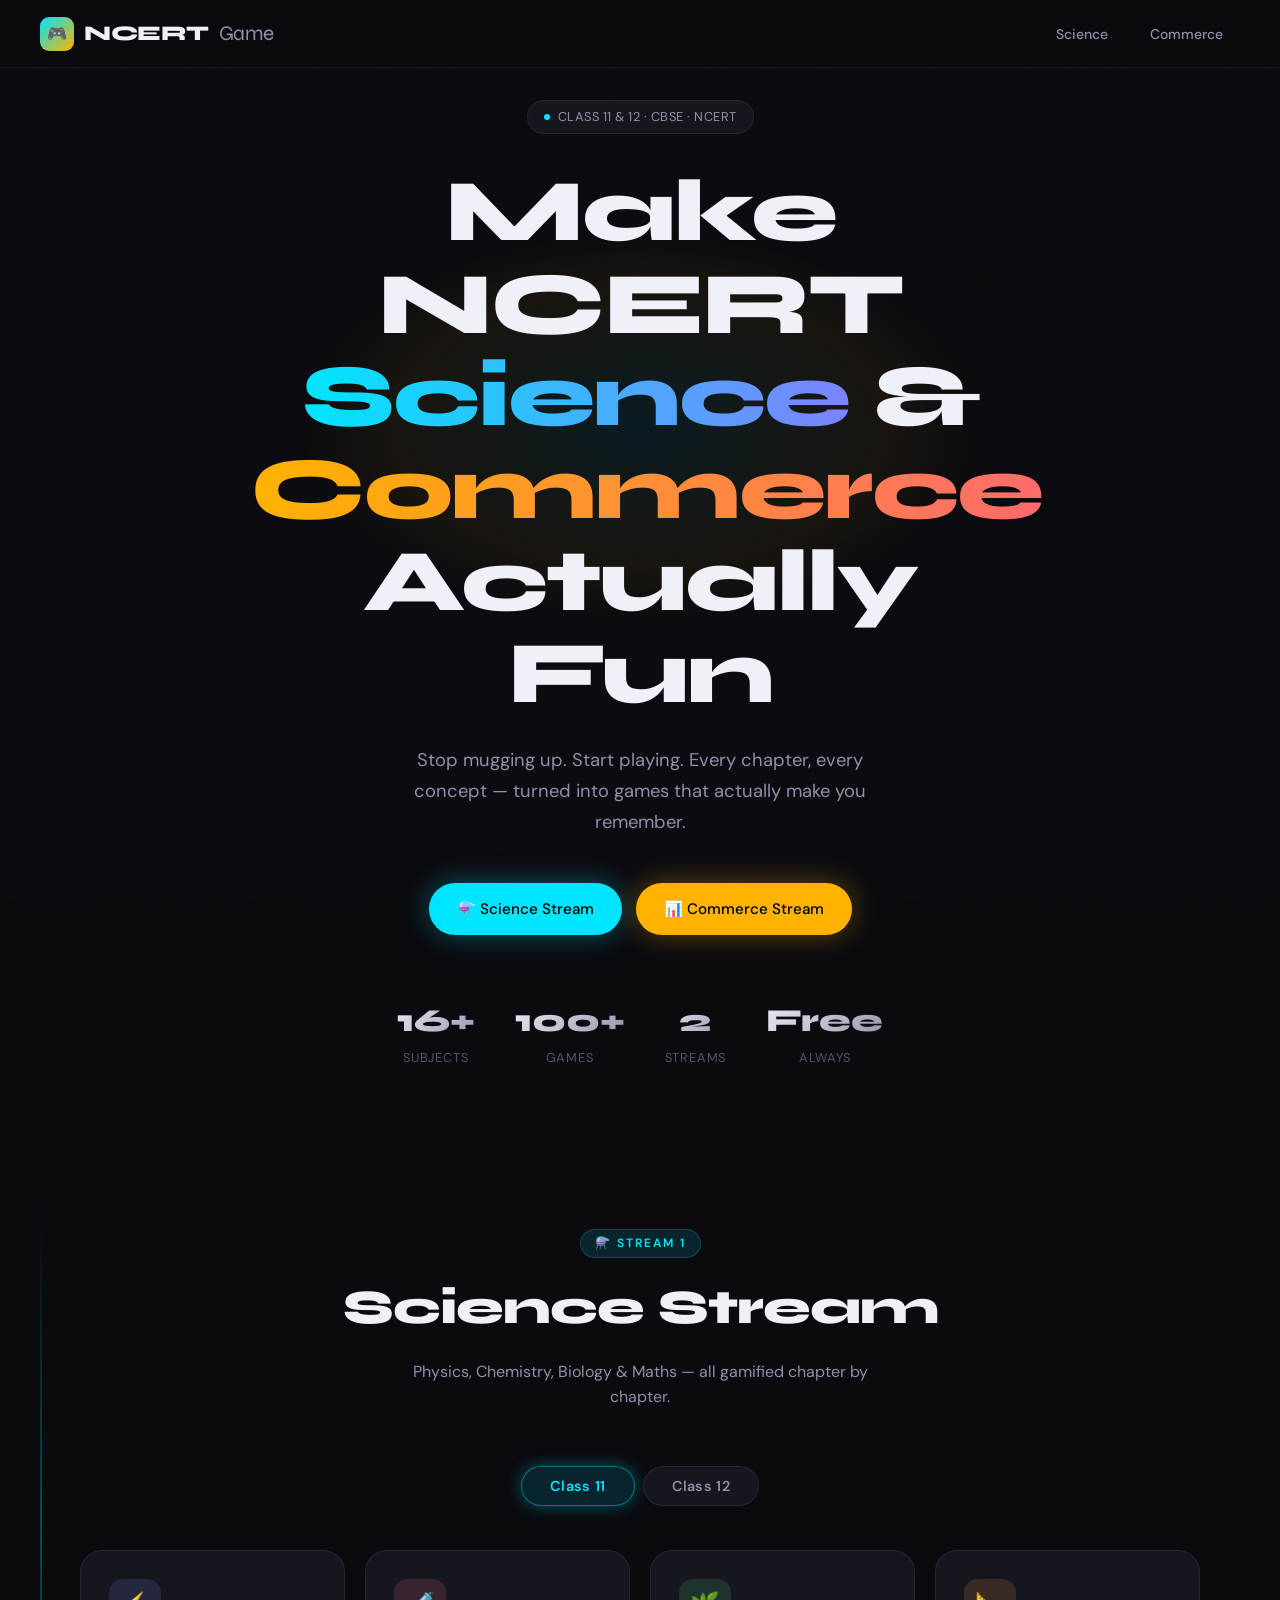
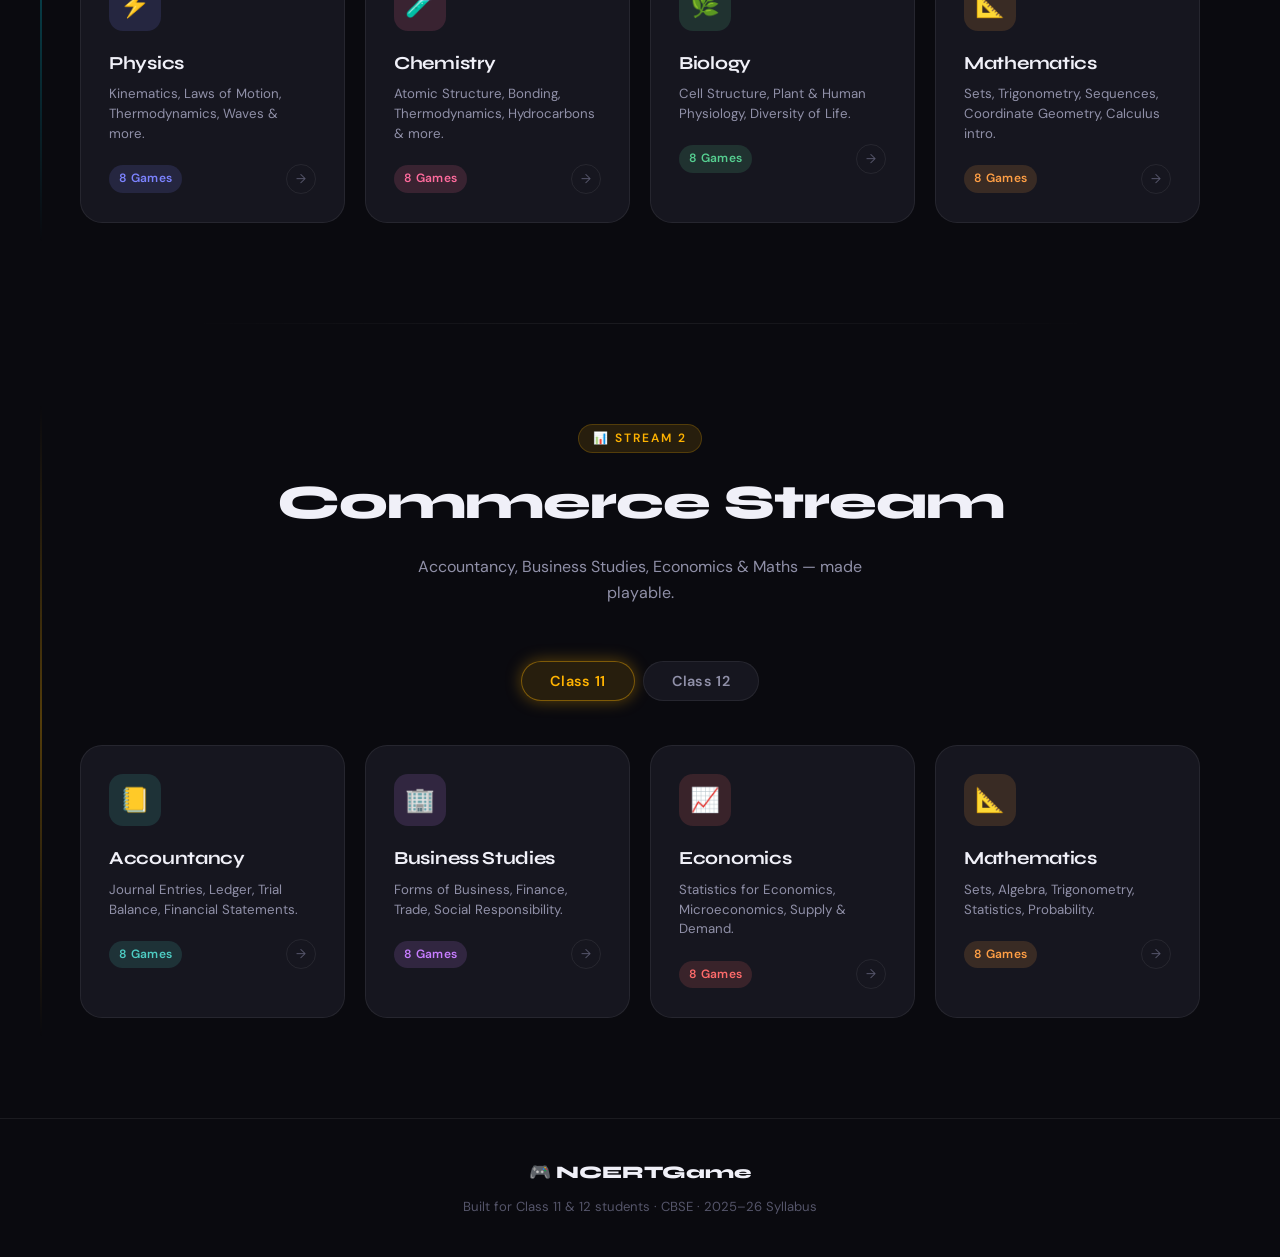
<file: index.html>
<!DOCTYPE html>
<html lang="en">
<head>
  <meta charset="UTF-8" />
  <meta name="viewport" content="width=device-width, initial-scale=1.0" />
  <title>NCERT Game — Learn Through Play</title>
  <link rel="stylesheet" href="css/style.css" />
</head>
<body>

  <!-- ══════════════════════════════════════════
       NAVBAR
  ══════════════════════════════════════════ -->
  <nav class="navbar">
    <a href="index.html" class="nav-logo">
      <div class="logo-icon">🎮</div>
      NCERT<span>Game</span>
    </a>
    <ul class="nav-links">
      <li><a href="#science" class="active">Science</a></li>
      <li><a href="#commerce">Commerce</a></li>
    </ul>
  </nav>

  <!-- ══════════════════════════════════════════
       HERO
  ══════════════════════════════════════════ -->
  <section class="hero">
    <div class="hero-content">
      <div class="hero-badge">
        <span class="dot"></span>
        Class 11 &amp; 12 · CBSE · NCERT
      </div>

      <h1>
        Make NCERT<br />
        <span class="highlight-science">Science</span> &amp;
        <span class="highlight-commerce">Commerce</span><br />
        Actually Fun
      </h1>

      <p>
        Stop mugging up. Start playing. Every chapter, every concept —
        turned into games that actually make you remember.
      </p>

      <div class="hero-cta">
        <a href="#science" class="btn btn-science">⚗️ Science Stream</a>
        <a href="#commerce" class="btn btn-commerce">📊 Commerce Stream</a>
      </div>
    </div>

    <div class="hero-stats">
      <div class="stat">
        <div class="stat-number">16+</div>
        <div class="stat-label">Subjects</div>
      </div>
      <div class="stat">
        <div class="stat-number">100+</div>
        <div class="stat-label">Games</div>
      </div>
      <div class="stat">
        <div class="stat-number">2</div>
        <div class="stat-label">Streams</div>
      </div>
      <div class="stat">
        <div class="stat-number">Free</div>
        <div class="stat-label">Always</div>
      </div>
    </div>
  </section>

  <!-- ══════════════════════════════════════════
       SCIENCE STREAM
  ══════════════════════════════════════════ -->
  <div id="science" class="stream-section science-stream">

    <div class="section-header">
      <div class="section-tag science">⚗️ Stream 1</div>
      <h2>Science Stream</h2>
      <p>Physics, Chemistry, Biology &amp; Maths — all gamified chapter by chapter.</p>
    </div>

    <!-- Class Tabs -->
    <div class="class-tabs">
      <button class="tab-btn active-science" onclick="switchTab('science', '11')">Class 11</button>
      <button class="tab-btn" onclick="switchTab('science', '12')">Class 12</button>
    </div>

    <!-- ── Class 11 ── -->
    <div id="science-11" class="class-panel active">
      <div class="subjects-grid">

        <a href="pages/science-11.html#physics" class="subject-card" data-subject="physics">
          <div class="subject-icon physics">⚡</div>
          <h3>Physics</h3>
          <p>Kinematics, Laws of Motion, Thermodynamics, Waves &amp; more.</p>
          <div class="subject-meta">
            <span class="game-count physics">8 Games</span>
            <div class="card-arrow">→</div>
          </div>
        </a>

        <a href="pages/science-11.html#chemistry" class="subject-card" data-subject="chemistry">
          <div class="subject-icon chemistry">🧪</div>
          <h3>Chemistry</h3>
          <p>Atomic Structure, Bonding, Thermodynamics, Hydrocarbons &amp; more.</p>
          <div class="subject-meta">
            <span class="game-count chemistry">8 Games</span>
            <div class="card-arrow">→</div>
          </div>
        </a>

        <a href="pages/science-11.html#biology" class="subject-card" data-subject="biology">
          <div class="subject-icon biology">🌿</div>
          <h3>Biology</h3>
          <p>Cell Structure, Plant &amp; Human Physiology, Diversity of Life.</p>
          <div class="subject-meta">
            <span class="game-count biology">8 Games</span>
            <div class="card-arrow">→</div>
          </div>
        </a>

        <a href="pages/science-11.html#maths" class="subject-card" data-subject="maths">
          <div class="subject-icon maths">📐</div>
          <h3>Mathematics</h3>
          <p>Sets, Trigonometry, Sequences, Coordinate Geometry, Calculus intro.</p>
          <div class="subject-meta">
            <span class="game-count maths">8 Games</span>
            <div class="card-arrow">→</div>
          </div>
        </a>

      </div>
    </div>

    <!-- ── Class 12 ── -->
    <div id="science-12" class="class-panel">
      <div class="subjects-grid">

        <a href="pages/science-12.html#physics" class="subject-card" data-subject="physics">
          <div class="subject-icon physics">⚡</div>
          <h3>Physics</h3>
          <p>Electrostatics, Magnetism, Optics, Modern Physics &amp; more.</p>
          <div class="subject-meta">
            <span class="game-count physics">8 Games</span>
            <div class="card-arrow">→</div>
          </div>
        </a>

        <a href="pages/science-12.html#chemistry" class="subject-card" data-subject="chemistry">
          <div class="subject-icon chemistry">🧪</div>
          <h3>Chemistry</h3>
          <p>Solutions, Electrochemistry, Biomolecules, Coordination Compounds.</p>
          <div class="subject-meta">
            <span class="game-count chemistry">8 Games</span>
            <div class="card-arrow">→</div>
          </div>
        </a>

        <a href="pages/science-12.html#biology" class="subject-card" data-subject="biology">
          <div class="subject-icon biology">🌿</div>
          <h3>Biology</h3>
          <p>Genetics, Evolution, Biotechnology, Reproduction &amp; Ecology.</p>
          <div class="subject-meta">
            <span class="game-count biology">8 Games</span>
            <div class="card-arrow">→</div>
          </div>
        </a>

        <a href="pages/science-12.html#maths" class="subject-card" data-subject="maths">
          <div class="subject-icon maths">📐</div>
          <h3>Mathematics</h3>
          <p>Calculus, Matrices, Vectors, 3D Geometry, Probability.</p>
          <div class="subject-meta">
            <span class="game-count maths">8 Games</span>
            <div class="card-arrow">→</div>
          </div>
        </a>

      </div>
    </div>

  </div><!-- /science stream -->

  <div class="stream-divider"></div>

  <!-- ══════════════════════════════════════════
       COMMERCE STREAM
  ══════════════════════════════════════════ -->
  <div id="commerce" class="stream-section commerce-stream">

    <div class="section-header">
      <div class="section-tag commerce">📊 Stream 2</div>
      <h2>Commerce Stream</h2>
      <p>Accountancy, Business Studies, Economics &amp; Maths — made playable.</p>
    </div>

    <!-- Class Tabs -->
    <div class="class-tabs">
      <button class="tab-btn active-commerce" onclick="switchTab('commerce', '11')">Class 11</button>
      <button class="tab-btn" onclick="switchTab('commerce', '12')">Class 12</button>
    </div>

    <!-- ── Class 11 ── -->
    <div id="commerce-11" class="class-panel active">
      <div class="subjects-grid">

        <a href="pages/commerce-11.html#accounts" class="subject-card" data-subject="accounts">
          <div class="subject-icon accounts">📒</div>
          <h3>Accountancy</h3>
          <p>Journal Entries, Ledger, Trial Balance, Financial Statements.</p>
          <div class="subject-meta">
            <span class="game-count accounts">8 Games</span>
            <div class="card-arrow">→</div>
          </div>
        </a>

        <a href="pages/commerce-11.html#bst" class="subject-card" data-subject="bst">
          <div class="subject-icon bst">🏢</div>
          <h3>Business Studies</h3>
          <p>Forms of Business, Finance, Trade, Social Responsibility.</p>
          <div class="subject-meta">
            <span class="game-count bst">8 Games</span>
            <div class="card-arrow">→</div>
          </div>
        </a>

        <a href="pages/commerce-11.html#economics" class="subject-card" data-subject="economics">
          <div class="subject-icon economics">📈</div>
          <h3>Economics</h3>
          <p>Statistics for Economics, Microeconomics, Supply &amp; Demand.</p>
          <div class="subject-meta">
            <span class="game-count economics">8 Games</span>
            <div class="card-arrow">→</div>
          </div>
        </a>

        <a href="pages/commerce-11.html#maths" class="subject-card" data-subject="maths">
          <div class="subject-icon maths">📐</div>
          <h3>Mathematics</h3>
          <p>Sets, Algebra, Trigonometry, Statistics, Probability.</p>
          <div class="subject-meta">
            <span class="game-count maths">8 Games</span>
            <div class="card-arrow">→</div>
          </div>
        </a>

      </div>
    </div>

    <!-- ── Class 12 ── -->
    <div id="commerce-12" class="class-panel">
      <div class="subjects-grid">

        <a href="pages/commerce-12.html#accounts" class="subject-card" data-subject="accounts">
          <div class="subject-icon accounts">📒</div>
          <h3>Accountancy</h3>
          <p>Partnership Accounts, Company Accounts, Cash Flow Statement.</p>
          <div class="subject-meta">
            <span class="game-count accounts">8 Games</span>
            <div class="card-arrow">→</div>
          </div>
        </a>

        <a href="pages/commerce-12.html#bst" class="subject-card" data-subject="bst">
          <div class="subject-icon bst">🏢</div>
          <h3>Business Studies</h3>
          <p>Management, Planning, Organising, Marketing, Finance.</p>
          <div class="subject-meta">
            <span class="game-count bst">8 Games</span>
            <div class="card-arrow">→</div>
          </div>
        </a>

        <a href="pages/commerce-12.html#economics" class="subject-card" data-subject="economics">
          <div class="subject-icon economics">📈</div>
          <h3>Economics</h3>
          <p>Macroeconomics, National Income, Indian Economic Development.</p>
          <div class="subject-meta">
            <span class="game-count economics">8 Games</span>
            <div class="card-arrow">→</div>
          </div>
        </a>

        <a href="pages/commerce-12.html#maths" class="subject-card" data-subject="maths">
          <div class="subject-icon maths">📐</div>
          <h3>Mathematics</h3>
          <p>Calculus, Matrices, Linear Programming, Probability.</p>
          <div class="subject-meta">
            <span class="game-count maths">8 Games</span>
            <div class="card-arrow">→</div>
          </div>
        </a>

      </div>
    </div>

  </div><!-- /commerce stream -->

  <!-- ══════════════════════════════════════════
       FOOTER
  ══════════════════════════════════════════ -->
  <footer>
    <div class="footer-logo">🎮 NCERTGame</div>
    <p>Built for Class 11 &amp; 12 students · CBSE · 2025–26 Syllabus</p>
  </footer>

  <!-- ══════════════════════════════════════════
       JS
  ══════════════════════════════════════════ -->
  <script src="js/main.js"></script>

</body>
</html>
</file>
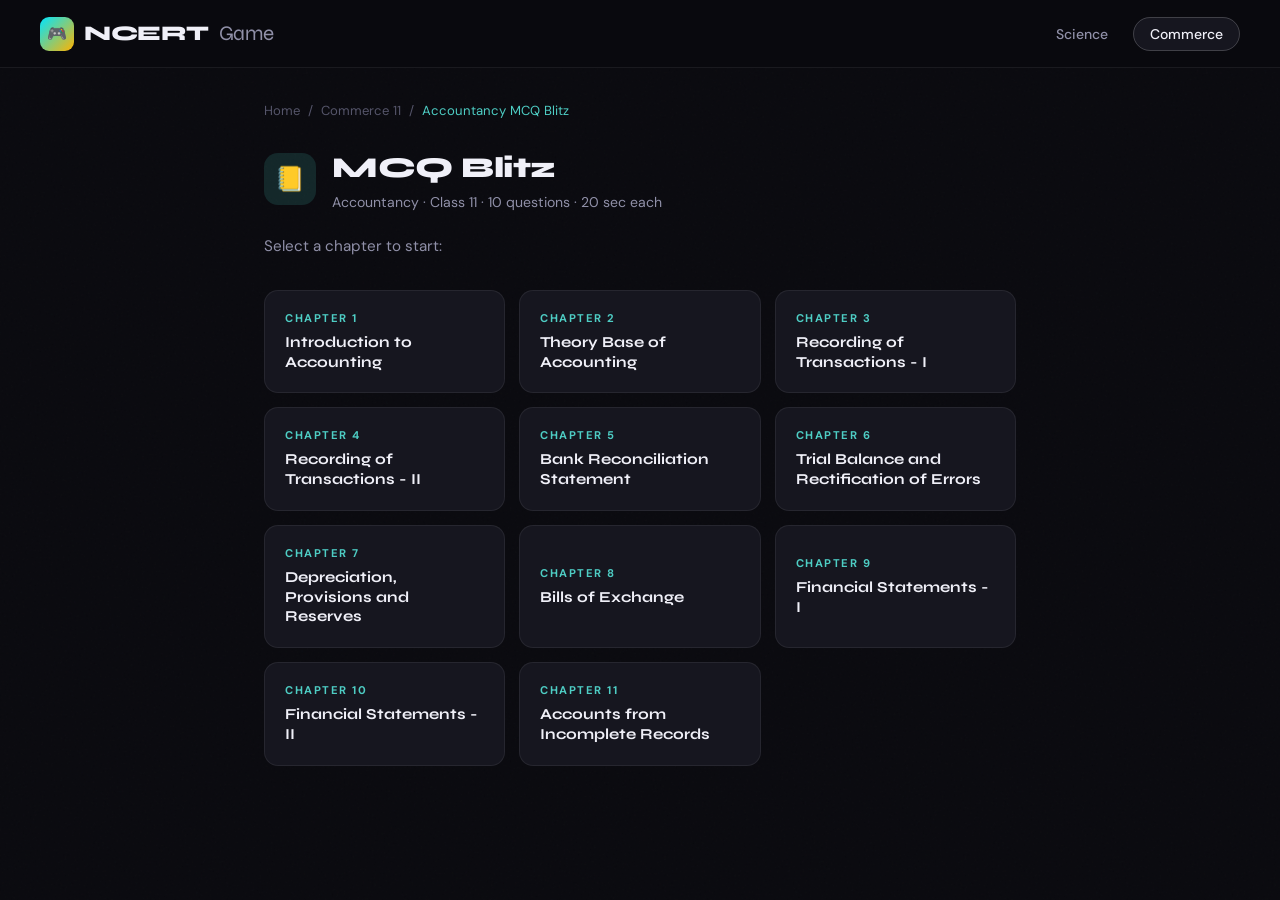
<file: pages/accounts-11-mcq.html>
<!DOCTYPE html>
<html lang="en">
<head>
  <meta charset="UTF-8" />
  <meta name="viewport" content="width=device-width, initial-scale=1.0" />
  <title>Accountancy 11 — MCQ Blitz | NCERT Game</title>
  <link rel="stylesheet" href="../css/style.css" />
  <style>
    .game-wrapper { min-height:100vh; padding:100px 24px 60px; max-width:800px; margin:0 auto; }
    .screen { display:none; }
    .screen.active { display:block; animation:fadeUp 0.4s ease both; }
    .chapter-grid { display:grid; grid-template-columns:repeat(auto-fill,minmax(220px,1fr)); gap:14px; margin-top:32px; }
    .chapter-btn { background:var(--bg-card); border:1px solid var(--border); border-radius:var(--radius-md); padding:20px; cursor:pointer; transition:all 0.25s var(--ease); text-align:left; color:var(--text-primary); font-family:var(--font-body); }
    .chapter-btn:hover { background:var(--bg-card-hover); border-color:rgba(78,205,196,0.4); transform:translateY(-3px); box-shadow:0 10px 30px rgba(78,205,196,0.1); }
    .chapter-btn .ch-num { font-size:0.7rem; font-weight:700; letter-spacing:1.5px; text-transform:uppercase; color:var(--accounts); margin-bottom:8px; }
    .chapter-btn .ch-name { font-family:var(--font-display); font-size:0.95rem; font-weight:700; line-height:1.3; }
    .loading-wrap { text-align:center; padding:80px 20px; }
    .loading-spinner { width:56px; height:56px; border:3px solid var(--border); border-top-color:var(--accounts); border-radius:50%; animation:spin 0.8s linear infinite; margin:0 auto 24px; }
    @keyframes spin { to { transform:rotate(360deg); } }
    .loading-wrap h3 { font-family:var(--font-display); font-size:1.2rem; margin-bottom:8px; }
    .loading-wrap p { color:var(--text-secondary); font-size:0.9rem; }
    .game-header { display:flex; align-items:center; justify-content:space-between; margin-bottom:32px; padding:16px 20px; background:var(--bg-card); border:1px solid var(--border); border-radius:var(--radius-md); }
    .game-progress { font-size:0.85rem; color:var(--text-secondary); font-weight:500; }
    .game-progress span { color:var(--accounts); font-weight:700; }
    .game-score { font-family:var(--font-display); font-size:1rem; font-weight:700; }
    .game-score .score-num { color:var(--accounts); }
    .timer-circle { width:44px; height:44px; border-radius:50%; border:3px solid var(--border); display:grid; place-items:center; font-family:var(--font-display); font-size:1rem; font-weight:800; transition:border-color 0.3s,color 0.3s; }
    .timer-circle.warning { border-color:#ff9f45; color:#ff9f45; }
    .timer-circle.danger { border-color:#ff6b6b; color:#ff6b6b; animation:timerPulse 0.5s infinite alternate; }
    @keyframes timerPulse { from{transform:scale(1);} to{transform:scale(1.1);} }
    .progress-bar-wrap { height:4px; background:var(--border); border-radius:999px; margin-bottom:32px; overflow:hidden; }
    .progress-bar-fill { height:100%; background:linear-gradient(90deg,var(--accounts),#00e5ff); border-radius:999px; transition:width 0.4s var(--ease); }
    .question-card { background:var(--bg-card); border:1px solid var(--border); border-radius:var(--radius-lg); padding:32px; margin-bottom:24px; }
    .question-tag { display:inline-block; font-size:0.7rem; font-weight:700; letter-spacing:1.5px; text-transform:uppercase; color:var(--accounts); background:rgba(78,205,196,0.12); border:1px solid rgba(78,205,196,0.2); padding:4px 12px; border-radius:999px; margin-bottom:16px; }
    .question-text { font-family:var(--font-display); font-size:1.15rem; font-weight:700; line-height:1.5; letter-spacing:-0.3px; }
    .options-grid { display:grid; grid-template-columns:1fr 1fr; gap:12px; }
    .option-btn { background:var(--bg-card); border:1px solid var(--border); border-radius:var(--radius-md); padding:16px 20px; cursor:pointer; transition:all 0.2s var(--ease); text-align:left; color:var(--text-primary); font-family:var(--font-body); font-size:0.9rem; line-height:1.4; display:flex; align-items:flex-start; gap:12px; }
    .option-btn:hover:not(:disabled) { background:var(--bg-card-hover); border-color:rgba(78,205,196,0.4); transform:translateY(-2px); }
    .option-btn:disabled { cursor:not-allowed; }
    .option-label { width:24px; height:24px; border-radius:6px; background:var(--bg); border:1px solid var(--border); display:grid; place-items:center; font-size:0.75rem; font-weight:700; flex-shrink:0; transition:all 0.2s; }
    .option-btn.correct { background:rgba(86,207,145,0.1); border-color:rgba(86,207,145,0.5); animation:correctPop 0.4s var(--ease-spring); }
    .option-btn.correct .option-label { background:var(--biology); border-color:var(--biology); color:#000; }
    .option-btn.wrong { background:rgba(255,107,107,0.1); border-color:rgba(255,107,107,0.5); animation:wrongShake 0.4s ease; }
    .option-btn.wrong .option-label { background:var(--economics); border-color:var(--economics); color:#fff; }
    @keyframes correctPop { 0%{transform:scale(1);} 50%{transform:scale(1.03);} 100%{transform:scale(1);} }
    @keyframes wrongShake { 0%,100%{transform:translateX(0);} 25%{transform:translateX(-6px);} 75%{transform:translateX(6px);} }
    .explanation-box { margin-top:16px; padding:16px 20px; border-radius:var(--radius-md); font-size:0.88rem; line-height:1.6; display:none; animation:fadeUp 0.3s ease both; }
    .explanation-box.correct-exp { background:rgba(86,207,145,0.08); border:1px solid rgba(86,207,145,0.2); color:var(--biology); }
    .explanation-box.wrong-exp { background:rgba(255,107,107,0.08); border:1px solid rgba(255,107,107,0.2); color:#ff9999; }
    .next-btn { width:100%; margin-top:20px; padding:16px; border-radius:var(--radius-md); background:var(--accounts); color:#000; font-family:var(--font-display); font-size:1rem; font-weight:700; border:none; cursor:pointer; transition:all 0.25s var(--ease-spring); display:none; }
    .next-btn:hover { transform:translateY(-2px); box-shadow:0 8px 24px rgba(78,205,196,0.3); }
    .results-wrap { text-align:center; padding:40px 20px; }
    .results-emoji { font-size:4rem; margin-bottom:16px; animation:bounceIn 0.6s var(--ease-spring); }
    @keyframes bounceIn { 0%{transform:scale(0);opacity:0;} 60%{transform:scale(1.2);} 100%{transform:scale(1);opacity:1;} }
    .results-wrap h2 { font-family:var(--font-display); font-size:2rem; font-weight:800; margin-bottom:8px; letter-spacing:-1px; }
    .results-wrap .subtitle { color:var(--text-secondary); margin-bottom:40px; }
    .score-big { display:inline-flex; align-items:baseline; gap:4px; font-family:var(--font-display); font-size:5rem; font-weight:800; color:var(--accounts); margin-bottom:8px; line-height:1; }
    .score-big .out-of { font-size:2rem; color:var(--text-secondary); }
    .score-label { font-size:0.85rem; color:var(--text-muted); text-transform:uppercase; letter-spacing:1px; margin-bottom:40px; }
    .results-stats { display:flex; gap:20px; justify-content:center; margin-bottom:40px; flex-wrap:wrap; }
    .result-stat { background:var(--bg-card); border:1px solid var(--border); border-radius:var(--radius-md); padding:20px 28px; min-width:120px; }
    .result-stat .rs-num { font-family:var(--font-display); font-size:1.8rem; font-weight:800; margin-bottom:4px; }
    .result-stat .rs-label { font-size:0.75rem; color:var(--text-muted); text-transform:uppercase; letter-spacing:0.8px; }
    .results-actions { display:flex; gap:12px; justify-content:center; flex-wrap:wrap; }
    .btn-retry { padding:14px 32px; border-radius:999px; background:var(--accounts); color:#000; font-family:var(--font-display); font-size:0.95rem; font-weight:700; border:none; cursor:pointer; transition:all 0.25s var(--ease-spring); }
    .btn-retry:hover { transform:translateY(-2px); box-shadow:0 8px 24px rgba(78,205,196,0.3); }
    .btn-back { padding:14px 32px; border-radius:999px; background:transparent; color:var(--text-secondary); font-family:var(--font-display); font-size:0.95rem; font-weight:700; border:1px solid var(--border); cursor:pointer; transition:all 0.25s var(--ease); text-decoration:none; display:inline-flex; align-items:center; }
    .btn-back:hover { background:var(--bg-card); color:var(--text-primary); border-color:var(--border-hover); }
    .error-box { background:rgba(255,107,107,0.08); border:1px solid rgba(255,107,107,0.2); border-radius:var(--radius-md); padding:20px 24px; margin-top:20px; font-size:0.88rem; color:#ff9999; line-height:1.6; display:none; }
    @media (max-width:600px) { .options-grid{grid-template-columns:1fr;} .score-big{font-size:3.5rem;} }
  </style>
</head>
<body>
  <nav class="navbar">
    <a href="../index.html" class="nav-logo">
      <div class="logo-icon">🎮</div>
      NCERT<span>Game</span>
    </a>
    <ul class="nav-links">
      <li><a href="../index.html#science">Science</a></li>
      <li><a href="../index.html#commerce" class="active">Commerce</a></li>
    </ul>
  </nav>

  <div class="game-wrapper">
    <div id="screen-select" class="screen active">
      <div style="display:flex;align-items:center;gap:8px;font-size:0.82rem;color:var(--text-muted);margin-bottom:24px;">
        <a href="../index.html" style="color:var(--text-muted);">Home</a><span>/</span>
        <a href="commerce-11.html" style="color:var(--text-muted);">Commerce 11</a><span>/</span>
        <span style="color:var(--accounts);">Accountancy MCQ Blitz</span>
      </div>
      <div style="display:flex;align-items:center;gap:16px;margin-bottom:8px;">
        <div style="width:52px;height:52px;background:rgba(78,205,196,0.15);border-radius:14px;display:grid;place-items:center;font-size:1.5rem;">📒</div>
        <div>
          <h1 style="font-family:var(--font-display);font-size:1.8rem;font-weight:800;letter-spacing:-0.5px;">MCQ Blitz</h1>
          <p style="color:var(--text-secondary);font-size:0.88rem;">Accountancy · Class 11 · 10 questions · 20 sec each</p>
        </div>
      </div>
      <p style="color:var(--text-secondary);margin:20px 0 8px;font-size:0.95rem;">Select a chapter to start:</p>
      <div class="chapter-grid" id="chapterGrid"></div>
      <div class="error-box" id="errorBox"><span id="errorMsg"></span></div>
    </div>

    <div id="screen-loading" class="screen">
      <div class="loading-wrap">
        <div class="loading-spinner"></div>
        <h3>Generating your questions...</h3>
        <p id="loadingChapter">Preparing content</p>
      </div>
    </div>

    <div id="screen-game" class="screen">
      <div class="game-header">
        <div class="game-progress">Question <span id="qNum">1</span> of <span id="qTotal">10</span></div>
        <div class="timer-circle" id="timerCircle">20</div>
        <div class="game-score">Score: <span class="score-num" id="scoreDisplay">0</span></div>
      </div>
      <div class="progress-bar-wrap"><div class="progress-bar-fill" id="progressBar" style="width:0%"></div></div>
      <div class="question-card">
        <div class="question-tag" id="questionChapter">Chapter</div>
        <div class="question-text" id="questionText">Loading...</div>
      </div>
      <div class="options-grid" id="optionsGrid"></div>
      <div class="explanation-box" id="explanationBox"></div>
      <button class="next-btn" id="nextBtn" onclick="nextQuestion()">Next Question →</button>
    </div>

    <div id="screen-results" class="screen">
      <div class="results-wrap">
        <div class="results-emoji" id="resultsEmoji">🎉</div>
        <h2 id="resultsTitle">Great job!</h2>
        <p class="subtitle" id="resultsSubtitle">Here's how you did</p>
        <div class="score-big"><span id="finalScore">0</span><span class="out-of">/ <span id="finalTotal">10</span></span></div>
        <div class="score-label">CORRECT ANSWERS</div>
        <div class="results-stats">
          <div class="result-stat"><div class="rs-num" style="color:var(--accounts)" id="statCorrect">0</div><div class="rs-label">Correct</div></div>
          <div class="result-stat"><div class="rs-num" style="color:var(--economics)" id="statWrong">0</div><div class="rs-label">Wrong</div></div>
          <div class="result-stat"><div class="rs-num" style="color:var(--maths)" id="statPercent">0%</div><div class="rs-label">Score</div></div>
        </div>
        <div class="results-actions">
          <button class="btn-retry" onclick="retryGame()">🔄 Play Again</button>
          <a href="commerce-11.html" class="btn-back">← Back to Commerce 11</a>
        </div>
      </div>
    </div>
  </div>

  <script>
    const CHAPTERS = [
      {num:1,name:'Introduction to Accounting'},
      {num:2,name:'Theory Base of Accounting'},
      {num:3,name:'Recording of Transactions - I'},
      {num:4,name:'Recording of Transactions - II'},
      {num:5,name:'Bank Reconciliation Statement'},
      {num:6,name:'Trial Balance and Rectification of Errors'},
      {num:7,name:'Depreciation, Provisions and Reserves'},
      {num:8,name:'Bills of Exchange'},
      {num:9,name:'Financial Statements - I'},
      {num:10,name:'Financial Statements - II'},
      {num:11,name:'Accounts from Incomplete Records'},
    ];

    const BACKUP = {
      1:[
        {q:"Accounting is defined as the art of:",options:["Recording only financial transactions","Recording, classifying and summarizing financial transactions","Managing business finances","Calculating profit and loss only"],answer:1,exp:"Accounting is the art of recording, classifying, summarizing financial transactions and interpreting the results."},
        {q:"The main objective of accounting is:",options:["To calculate tax","To provide financial information to users","To detect fraud","To prepare payroll"],answer:1,exp:"The main objective of accounting is to provide reliable financial information to various users for decision making."},
        {q:"Book-keeping is:",options:["Same as accounting","A part of accounting dealing with recording","More than accounting","Analysis of financial data"],answer:1,exp:"Book-keeping is the recording part of accounting. Accounting is broader — it includes recording, classifying, summarizing and interpreting."},
        {q:"Which of the following is an internal user of accounting information?",options:["Banks","Government","Management","Creditors"],answer:2,exp:"Internal users: management, employees, owners. External users: banks, government, creditors, investors, customers."},
        {q:"The branch of accounting dealing with cost calculation is:",options:["Financial accounting","Management accounting","Cost accounting","Tax accounting"],answer:2,exp:"Cost accounting deals with recording, analysis and control of costs. It helps in cost calculation and cost control."},
        {q:"GAAP stands for:",options:["General Accepted Accounting Procedures","Generally Accepted Accounting Principles","Government Authorized Accounting Practices","General Audit and Accounting Principles"],answer:1,exp:"GAAP = Generally Accepted Accounting Principles. These are standard rules and guidelines for accounting."},
        {q:"The person who owes money to the business is called:",options:["Creditor","Debtor","Investor","Shareholder"],answer:1,exp:"A debtor is a person who owes money to the business (has taken goods/services on credit). Creditor is the opposite."},
        {q:"Capital in accounting means:",options:["Cash in business","Total assets","Owner's investment in business","Total liabilities"],answer:2,exp:"Capital = owner's investment/equity in the business. Capital = Assets - Liabilities (from owner's perspective)."},
        {q:"Liabilities are:",options:["What business owns","What business owes to outsiders","Owner's investment","Business profits"],answer:1,exp:"Liabilities are amounts owed by the business to outsiders (creditors, lenders). They are obligations of the business."},
        {q:"The accounting equation is:",options:["Assets = Liabilities","Assets = Capital + Liabilities","Capital = Assets + Liabilities","Liabilities = Assets + Capital"],answer:1,exp:"Fundamental accounting equation: Assets = Capital + Liabilities (or Assets = Liabilities + Owner's Equity)."},
      ],
      2:[
        {q:"The concept that assumes business will continue indefinitely is:",options:["Money measurement concept","Going concern concept","Accrual concept","Consistency concept"],answer:1,exp:"Going Concern concept: business is assumed to continue indefinitely. Assets valued at cost, not liquidation value."},
        {q:"Accrual concept means:",options:["Record only cash transactions","Record transactions when cash is received/paid","Record revenues when earned and expenses when incurred","Record only credit transactions"],answer:2,exp:"Accrual concept: revenues recorded when earned (not when cash received) and expenses when incurred (not when paid)."},
        {q:"The convention of conservatism means:",options:["Record all expected profits","Anticipate no profits but provide for all losses","Record only actual transactions","Be consistent in accounting methods"],answer:1,exp:"Conservatism (prudence): anticipate no profit, provide for all possible losses. 'Play it safe' in accounting."},
        {q:"Matching concept states that:",options:["Assets must match liabilities","Expenses must be matched with revenues of same period","Debit must equal credit","Income must match expenditure"],answer:1,exp:"Matching concept: expenses of a period must be matched with revenues of that same period to find correct profit/loss."},
        {q:"Business entity concept means:",options:["Business is separate from its owner","Business can sue others","Business is a legal entity","Owner is responsible for debts"],answer:0,exp:"Business entity concept: business is treated as separate from its owner. Owner's personal transactions are not mixed with business."},
        {q:"Money measurement concept states:",options:["Only monetary transactions are recorded","All assets are measured in money","Inflation should be considered","Money value changes over time"],answer:0,exp:"Money measurement concept: only transactions that can be expressed in monetary terms are recorded in accounts."},
        {q:"The cost concept means assets are recorded at:",options:["Market value","Replacement value","Original cost","Realizable value"],answer:2,exp:"Cost concept (Historical cost): assets are recorded at their original purchase price, not current market value."},
        {q:"Dual aspect concept means every transaction has:",options:["Two effects (debit and credit)","Two parties involved","Two documents","Two accounts affected"],answer:0,exp:"Dual aspect concept: every transaction has two aspects — debit and credit. Basis of double entry system."},
        {q:"The period concept (accounting period) refers to:",options:["Time taken to complete a transaction","Regular time intervals for preparing accounts","Period of depreciation","Loan repayment period"],answer:1,exp:"Accounting period concept: financial statements prepared at regular intervals (usually one year) to show periodic performance."},
        {q:"Materiality concept means:",options:["Only significant items need strict accounting treatment","All items must be recorded","Small items ignored completely","Only material assets recorded"],answer:0,exp:"Materiality: only items significant enough to affect decisions need strict accounting. Immaterial items can be treated simply."},
      ],
      3:[
        {q:"In double entry system, every transaction affects:",options:["One account","Two accounts (minimum)","Three accounts","Four accounts"],answer:1,exp:"Double entry system: every transaction affects at least two accounts — one debited and one credited by equal amounts."},
        {q:"The rule for personal accounts is:",options:["Debit what comes in, Credit what goes out","Debit the receiver, Credit the giver","Debit all expenses, Credit all incomes","Debit assets, Credit liabilities"],answer:1,exp:"Personal account rule: Debit the receiver (person receiving benefit), Credit the giver (person giving benefit)."},
        {q:"Real account rule is:",options:["Debit the receiver, Credit the giver","Debit what comes in, Credit what goes out","Debit all losses, Credit all gains","Debit expenses, Credit income"],answer:1,exp:"Real account (assets) rule: Debit what comes in (asset increasing), Credit what goes out (asset decreasing)."},
        {q:"Nominal account rule is:",options:["Debit the receiver, Credit the giver","Debit what comes in, Credit what goes out","Debit all expenses and losses, Credit all incomes and gains","Debit assets, Credit liabilities"],answer:2,exp:"Nominal account rule: Debit all expenses and losses, Credit all incomes and gains."},
        {q:"A journal is:",options:["Final book of accounts","Book of original entry","Summary of accounts","Balance sheet"],answer:1,exp:"Journal is the book of original/first entry where transactions are first recorded in chronological order."},
        {q:"Ledger is called:",options:["Book of original entry","Principal book of accounts","Subsidiary book","Cash book"],answer:1,exp:"Ledger is the principal/main book of accounts. All journal entries are posted to ledger accounts."},
        {q:"Cash account is a:",options:["Personal account","Real account","Nominal account","Representative account"],answer:1,exp:"Cash account is a real account (tangible asset). Rule: Debit when cash comes in, Credit when cash goes out."},
        {q:"Which of the following is a nominal account?",options:["Cash account","Debtor's account","Salary account","Machinery account"],answer:2,exp:"Salary account is a nominal account (expense). Nominal accounts are closed at year end to Trading/P&L account."},
        {q:"The process of transferring journal entries to ledger is called:",options:["Journalizing","Posting","Balancing","Tallying"],answer:1,exp:"Posting is the process of transferring journal entries to respective ledger accounts."},
        {q:"Narration in a journal entry is:",options:["Date of transaction","Name of accounts","Brief explanation of transaction","Amount of transaction"],answer:2,exp:"Narration is a brief explanation written below each journal entry explaining the nature of the transaction."},
      ],
      5:[
        {q:"Bank Reconciliation Statement is prepared by:",options:["Bank","Business","Both","Government"],answer:1,exp:"BRS is prepared by the business (account holder) to reconcile differences between cash book and bank passbook."},
        {q:"The main purpose of BRS is:",options:["To find bank balance","To reconcile differences between cash book and passbook","To calculate interest","To detect errors in bank"],answer:1,exp:"BRS reconciles the difference between cash book balance and passbook balance at a given date."},
        {q:"Unpresented cheques are cheques:",options:["Issued but not yet presented to bank","Received but not deposited","Bounced by bank","Cancelled by business"],answer:0,exp:"Unpresented (outstanding) cheques: issued by business and recorded in cash book, but not yet presented to bank for payment."},
        {q:"Uncollected cheques are cheques:",options:["Issued by business","Deposited in bank but not yet cleared","Lost in transit","Returned by bank"],answer:1,exp:"Uncollected (uncleared) cheques: deposited in bank and recorded in cash book, but not yet credited by bank."},
        {q:"If passbook shows higher balance than cash book, the difference may be due to:",options:["Unpresented cheques","Uncollected cheques","Bank charges not recorded","Direct deposits by customers"],answer:3,exp:"Direct deposits (credit transfers) by customers increase passbook balance but not yet recorded in cash book — causing passbook to show higher balance."},
        {q:"Bank charges are recorded in:",options:["Cash book only","Passbook only","Both simultaneously","Neither"],answer:1,exp:"Bank charges are first recorded in passbook by bank. Business records them in cash book only when they see the passbook."},
        {q:"BRS is:",options:["Part of double entry system","A statement, not an account","An account in ledger","Part of final accounts"],answer:1,exp:"BRS is a statement (not an account). It's prepared to explain differences — doesn't form part of formal accounting records."},
        {q:"If cash book shows Dr balance of ₹5000 and BRS shows unpresented cheques of ₹1000, passbook balance is:",options:["₹4000","₹6000","₹5000","₹1000"],answer:0,exp:"Passbook balance = Cash book balance - Unpresented cheques = ₹5000 - ₹1000 = ₹4000 (cheques issued but not yet paid by bank)."},
        {q:"Interest credited by bank but not recorded in cash book will cause:",options:["Cash book balance to be higher","Passbook balance to be higher","No difference","Both to be equal"],answer:1,exp:"Interest credited by bank increases passbook balance. Until recorded in cash book, passbook shows higher balance."},
        {q:"Dishonoured cheque means:",options:["Cheque not issued","Cheque not cleared by bank","Cheque lost","Cheque cancelled"],answer:1,exp:"Dishonoured (bounced) cheque: bank refuses to pay because of insufficient funds or signature mismatch."},
      ],
    };

    let currentChapter=null,questions=[],currentQ=0,score=0,timer=null,timeLeft=20,answered=false;

    function showScreen(id){document.querySelectorAll('.screen').forEach(s=>s.classList.remove('active'));document.getElementById(id).classList.add('active');}
    function shuffle(arr){const a=[...arr];for(let i=a.length-1;i>0;i--){const j=Math.floor(Math.random()*(i+1));[a[i],a[j]]=[a[j],a[i]];}return a;}
    function showError(msg){const box=document.getElementById('errorBox');document.getElementById('errorMsg').textContent=msg;box.style.display='block';}
    function getBackup(num){if(BACKUP[num])return shuffle(BACKUP[num]).slice(0,10);return [{q:`Backup questions for this chapter coming soon!`,options:["Okay","Got it","Sure","Fine"],answer:0,exp:"Please check back soon."}];}

    async function fetchQuestions(chapter){
      try{
        const res=await fetch('/.netlify/functions/ask-groq',{method:'POST',headers:{'Content-Type':'application/json'},body:JSON.stringify({chapter:chapter.num,chapterName:chapter.name,subject:'Accountancy',classNum:'11'})});
        const data=await res.json();
        if(data.questions&&data.questions.length>=5)return data.questions;
        throw new Error('Invalid response');
      }catch(err){
        console.warn('Netlify function failed:',err);
        showError('Using backup questions. AI unavailable.');
        return getBackup(chapter.num);
      }
    }

    function startTimer(){clearInterval(timer);timeLeft=20;updateTimerDisplay();timer=setInterval(()=>{timeLeft--;updateTimerDisplay();if(timeLeft<=0){clearInterval(timer);timeUp();}},1000);}
    function updateTimerDisplay(){const el=document.getElementById('timerCircle');el.textContent=timeLeft;el.className='timer-circle';if(timeLeft<=5)el.classList.add('danger');else if(timeLeft<=10)el.classList.add('warning');}
    function timeUp(){if(!answered){answered=true;revealAnswer(-1);}}

    function loadQuestion(){
      if(currentQ>=questions.length){showResults();return;}
      answered=false;
      const q=questions[currentQ];
      document.getElementById('qNum').textContent=currentQ+1;
      document.getElementById('qTotal').textContent=questions.length;
      document.getElementById('scoreDisplay').textContent=score;
      document.getElementById('questionChapter').textContent=`Chapter ${currentChapter.num}`;
      document.getElementById('questionText').textContent=q.q;
      document.getElementById('progressBar').style.width=`${(currentQ/questions.length)*100}%`;
      const grid=document.getElementById('optionsGrid');
      grid.innerHTML='';
      ['A','B','C','D'].forEach((label,i)=>{
        if(!q.options[i])return;
        const btn=document.createElement('button');
        btn.className='option-btn';
        btn.innerHTML=`<span class="option-label">${label}</span><span>${q.options[i]}</span>`;
        btn.onclick=()=>selectAnswer(i);
        grid.appendChild(btn);
      });
      document.getElementById('explanationBox').style.display='none';
      document.getElementById('explanationBox').className='explanation-box';
      document.getElementById('nextBtn').style.display='none';
      startTimer();
    }

    function selectAnswer(idx){if(answered)return;answered=true;clearInterval(timer);revealAnswer(idx);}

    function revealAnswer(selected){
      const q=questions[currentQ];
      const btns=document.querySelectorAll('.option-btn');
      const isCorrect=selected===q.answer;
      if(isCorrect)score++;
      btns.forEach((btn,i)=>{btn.disabled=true;if(i===q.answer)btn.classList.add('correct');else if(i===selected)btn.classList.add('wrong');});
      const expBox=document.getElementById('explanationBox');
      expBox.style.display='block';
      expBox.className=`explanation-box ${isCorrect?'correct-exp':'wrong-exp'}`;
      expBox.innerHTML=isCorrect?`✅ <strong>Correct!</strong> ${q.exp}`:`❌ <strong>${selected===-1?"Time's up!":"Wrong."}</strong> Correct: <strong>${q.options[q.answer]}</strong>. ${q.exp}`;
      document.getElementById('nextBtn').style.display='block';
      document.getElementById('scoreDisplay').textContent=score;
    }

    function nextQuestion(){currentQ++;loadQuestion();}

    function showResults(){
      clearInterval(timer);
      const total=questions.length,wrong=total-score,percent=Math.round((score/total)*100);
      document.getElementById('finalScore').textContent=score;
      document.getElementById('finalTotal').textContent=total;
      document.getElementById('statCorrect').textContent=score;
      document.getElementById('statWrong').textContent=wrong;
      document.getElementById('statPercent').textContent=percent+'%';
      let emoji,title,subtitle;
      if(percent===100){emoji='🏆';title='Perfect Score!';subtitle='Accounts genius!';}
      else if(percent>=80){emoji='🎉';title='Excellent!';subtitle='You really know your accounts!';}
      else if(percent>=60){emoji='👍';title='Good job!';subtitle='Keep it up!';}
      else if(percent>=40){emoji='📚';title='Keep Studying!';subtitle='Review and try again.';}
      else{emoji='💪';title="Don't Give Up!";subtitle='Accounts takes practice!';}
      document.getElementById('resultsEmoji').textContent=emoji;
      document.getElementById('resultsTitle').textContent=title;
      document.getElementById('resultsSubtitle').textContent=subtitle;
      document.getElementById('progressBar').style.width='100%';
      showScreen('screen-results');
    }

    function retryGame(){startGame(currentChapter);}

    async function startGame(chapter){
      currentChapter=chapter;score=0;currentQ=0;
      showScreen('screen-loading');
      document.getElementById('loadingChapter').textContent=`Chapter ${chapter.num}: ${chapter.name}`;
      questions=await fetchQuestions(chapter);
      showScreen('screen-game');
      loadQuestion();
    }

    function init(){
      const grid=document.getElementById('chapterGrid');
      CHAPTERS.forEach(ch=>{
        const btn=document.createElement('button');
        btn.className='chapter-btn';
        btn.innerHTML=`<div class="ch-num">Chapter ${ch.num}</div><div class="ch-name">${ch.name}</div>`;
        btn.onclick=()=>startGame(ch);
        grid.appendChild(btn);
      });
    }

    document.addEventListener('DOMContentLoaded',init);
  </script>
</body>
</html>
</file>
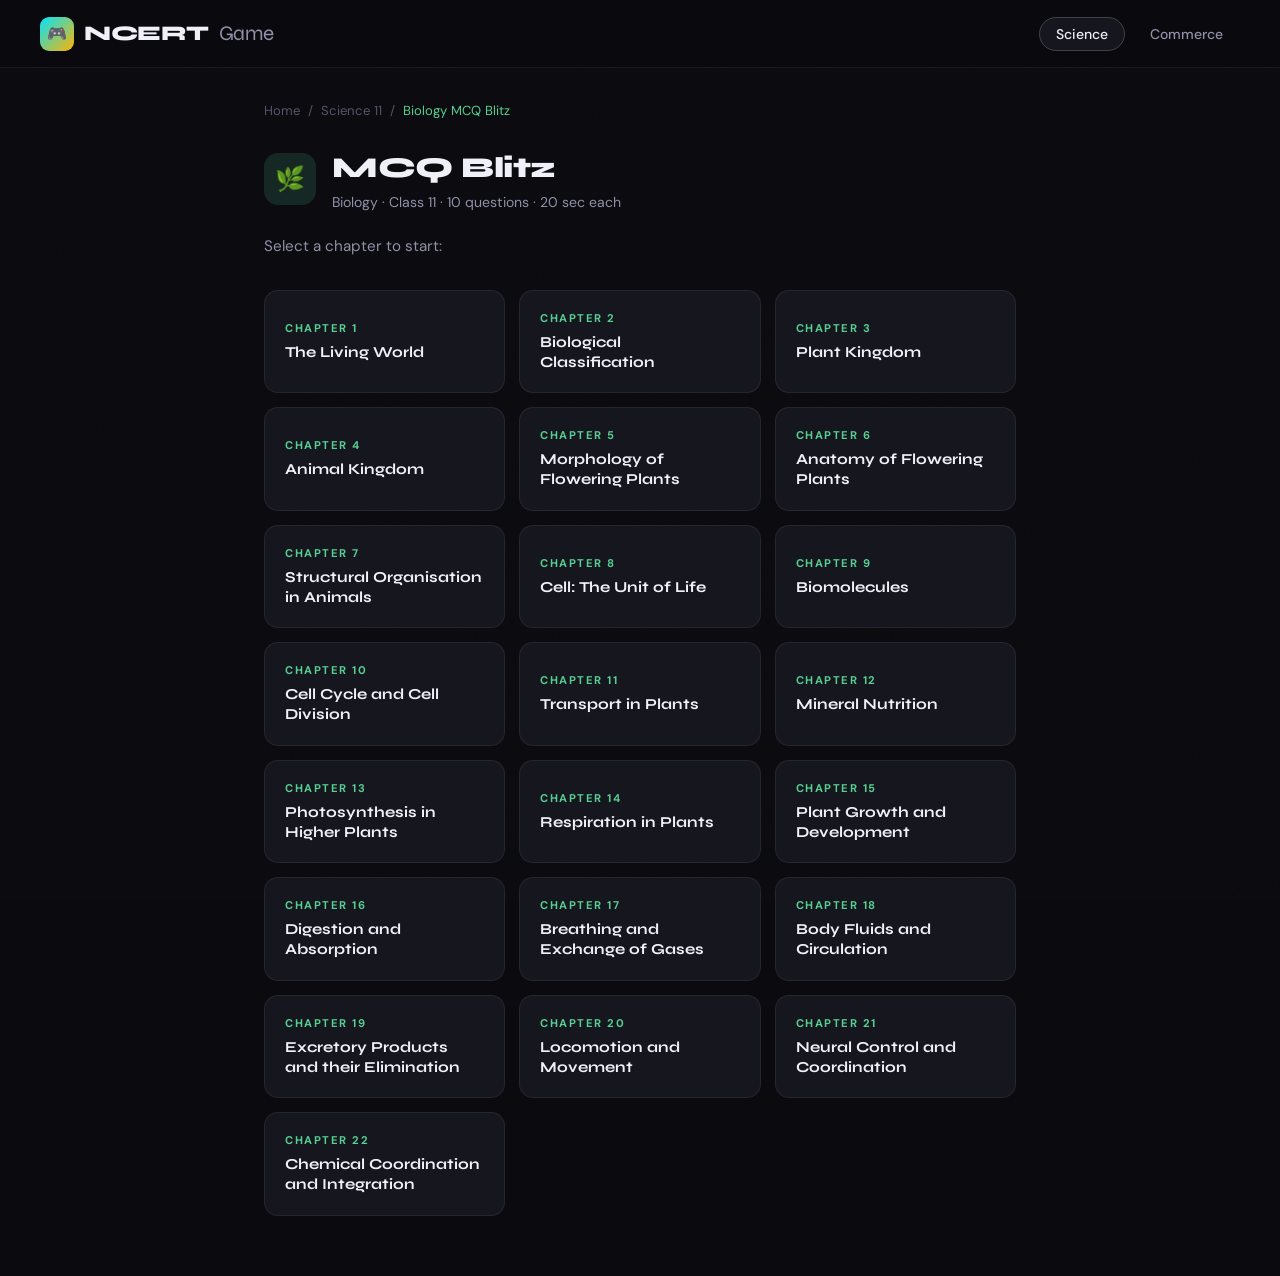
<file: pages/biology-11-mcq.html>
<!DOCTYPE html>
<html lang="en">
<head>
  <meta charset="UTF-8" />
  <meta name="viewport" content="width=device-width, initial-scale=1.0" />
  <title>Biology 11 — MCQ Blitz | NCERT Game</title>
  <link rel="stylesheet" href="../css/style.css" />
  <style>
    .game-wrapper { min-height:100vh; padding:100px 24px 60px; max-width:800px; margin:0 auto; }
    .screen { display:none; }
    .screen.active { display:block; animation:fadeUp 0.4s ease both; }
    .chapter-grid { display:grid; grid-template-columns:repeat(auto-fill,minmax(220px,1fr)); gap:14px; margin-top:32px; }
    .chapter-btn { background:var(--bg-card); border:1px solid var(--border); border-radius:var(--radius-md); padding:20px; cursor:pointer; transition:all 0.25s var(--ease); text-align:left; color:var(--text-primary); font-family:var(--font-body); }
    .chapter-btn:hover { background:var(--bg-card-hover); border-color:rgba(86,207,145,0.4); transform:translateY(-3px); box-shadow:0 10px 30px rgba(86,207,145,0.1); }
    .chapter-btn .ch-num { font-size:0.7rem; font-weight:700; letter-spacing:1.5px; text-transform:uppercase; color:var(--biology); margin-bottom:8px; }
    .chapter-btn .ch-name { font-family:var(--font-display); font-size:0.95rem; font-weight:700; line-height:1.3; }
    .loading-wrap { text-align:center; padding:80px 20px; }
    .loading-spinner { width:56px; height:56px; border:3px solid var(--border); border-top-color:var(--biology); border-radius:50%; animation:spin 0.8s linear infinite; margin:0 auto 24px; }
    @keyframes spin { to { transform:rotate(360deg); } }
    .loading-wrap h3 { font-family:var(--font-display); font-size:1.2rem; margin-bottom:8px; }
    .loading-wrap p { color:var(--text-secondary); font-size:0.9rem; }
    .game-header { display:flex; align-items:center; justify-content:space-between; margin-bottom:32px; padding:16px 20px; background:var(--bg-card); border:1px solid var(--border); border-radius:var(--radius-md); }
    .game-progress { font-size:0.85rem; color:var(--text-secondary); font-weight:500; }
    .game-progress span { color:var(--biology); font-weight:700; }
    .game-score { font-family:var(--font-display); font-size:1rem; font-weight:700; }
    .game-score .score-num { color:var(--biology); }
    .timer-circle { width:44px; height:44px; border-radius:50%; border:3px solid var(--border); display:grid; place-items:center; font-family:var(--font-display); font-size:1rem; font-weight:800; transition:border-color 0.3s,color 0.3s; }
    .timer-circle.warning { border-color:#ff9f45; color:#ff9f45; }
    .timer-circle.danger { border-color:#ff6b6b; color:#ff6b6b; animation:timerPulse 0.5s infinite alternate; }
    @keyframes timerPulse { from{transform:scale(1);} to{transform:scale(1.1);} }
    .progress-bar-wrap { height:4px; background:var(--border); border-radius:999px; margin-bottom:32px; overflow:hidden; }
    .progress-bar-fill { height:100%; background:linear-gradient(90deg,var(--biology),#00e5ff); border-radius:999px; transition:width 0.4s var(--ease); }
    .question-card { background:var(--bg-card); border:1px solid var(--border); border-radius:var(--radius-lg); padding:32px; margin-bottom:24px; }
    .question-tag { display:inline-block; font-size:0.7rem; font-weight:700; letter-spacing:1.5px; text-transform:uppercase; color:var(--biology); background:rgba(86,207,145,0.12); border:1px solid rgba(86,207,145,0.2); padding:4px 12px; border-radius:999px; margin-bottom:16px; }
    .question-text { font-family:var(--font-display); font-size:1.15rem; font-weight:700; line-height:1.5; letter-spacing:-0.3px; }
    .options-grid { display:grid; grid-template-columns:1fr 1fr; gap:12px; }
    .option-btn { background:var(--bg-card); border:1px solid var(--border); border-radius:var(--radius-md); padding:16px 20px; cursor:pointer; transition:all 0.2s var(--ease); text-align:left; color:var(--text-primary); font-family:var(--font-body); font-size:0.9rem; line-height:1.4; display:flex; align-items:flex-start; gap:12px; }
    .option-btn:hover:not(:disabled) { background:var(--bg-card-hover); border-color:rgba(86,207,145,0.4); transform:translateY(-2px); }
    .option-btn:disabled { cursor:not-allowed; }
    .option-label { width:24px; height:24px; border-radius:6px; background:var(--bg); border:1px solid var(--border); display:grid; place-items:center; font-size:0.75rem; font-weight:700; flex-shrink:0; transition:all 0.2s; }
    .option-btn.correct { background:rgba(86,207,145,0.1); border-color:rgba(86,207,145,0.5); animation:correctPop 0.4s var(--ease-spring); }
    .option-btn.correct .option-label { background:var(--biology); border-color:var(--biology); color:#000; }
    .option-btn.wrong { background:rgba(255,107,107,0.1); border-color:rgba(255,107,107,0.5); animation:wrongShake 0.4s ease; }
    .option-btn.wrong .option-label { background:var(--economics); border-color:var(--economics); color:#fff; }
    @keyframes correctPop { 0%{transform:scale(1);} 50%{transform:scale(1.03);} 100%{transform:scale(1);} }
    @keyframes wrongShake { 0%,100%{transform:translateX(0);} 25%{transform:translateX(-6px);} 75%{transform:translateX(6px);} }
    .explanation-box { margin-top:16px; padding:16px 20px; border-radius:var(--radius-md); font-size:0.88rem; line-height:1.6; display:none; animation:fadeUp 0.3s ease both; }
    .explanation-box.correct-exp { background:rgba(86,207,145,0.08); border:1px solid rgba(86,207,145,0.2); color:var(--biology); }
    .explanation-box.wrong-exp { background:rgba(255,107,107,0.08); border:1px solid rgba(255,107,107,0.2); color:#ff9999; }
    .next-btn { width:100%; margin-top:20px; padding:16px; border-radius:var(--radius-md); background:var(--biology); color:#000; font-family:var(--font-display); font-size:1rem; font-weight:700; border:none; cursor:pointer; transition:all 0.25s var(--ease-spring); display:none; }
    .next-btn:hover { transform:translateY(-2px); box-shadow:0 8px 24px rgba(86,207,145,0.3); }
    .results-wrap { text-align:center; padding:40px 20px; }
    .results-emoji { font-size:4rem; margin-bottom:16px; animation:bounceIn 0.6s var(--ease-spring); }
    @keyframes bounceIn { 0%{transform:scale(0);opacity:0;} 60%{transform:scale(1.2);} 100%{transform:scale(1);opacity:1;} }
    .results-wrap h2 { font-family:var(--font-display); font-size:2rem; font-weight:800; margin-bottom:8px; letter-spacing:-1px; }
    .results-wrap .subtitle { color:var(--text-secondary); margin-bottom:40px; }
    .score-big { display:inline-flex; align-items:baseline; gap:4px; font-family:var(--font-display); font-size:5rem; font-weight:800; color:var(--biology); margin-bottom:8px; line-height:1; }
    .score-big .out-of { font-size:2rem; color:var(--text-secondary); }
    .score-label { font-size:0.85rem; color:var(--text-muted); text-transform:uppercase; letter-spacing:1px; margin-bottom:40px; }
    .results-stats { display:flex; gap:20px; justify-content:center; margin-bottom:40px; flex-wrap:wrap; }
    .result-stat { background:var(--bg-card); border:1px solid var(--border); border-radius:var(--radius-md); padding:20px 28px; min-width:120px; }
    .result-stat .rs-num { font-family:var(--font-display); font-size:1.8rem; font-weight:800; margin-bottom:4px; }
    .result-stat .rs-label { font-size:0.75rem; color:var(--text-muted); text-transform:uppercase; letter-spacing:0.8px; }
    .results-actions { display:flex; gap:12px; justify-content:center; flex-wrap:wrap; }
    .btn-retry { padding:14px 32px; border-radius:999px; background:var(--biology); color:#000; font-family:var(--font-display); font-size:0.95rem; font-weight:700; border:none; cursor:pointer; transition:all 0.25s var(--ease-spring); }
    .btn-retry:hover { transform:translateY(-2px); box-shadow:0 8px 24px rgba(86,207,145,0.3); }
    .btn-back { padding:14px 32px; border-radius:999px; background:transparent; color:var(--text-secondary); font-family:var(--font-display); font-size:0.95rem; font-weight:700; border:1px solid var(--border); cursor:pointer; transition:all 0.25s var(--ease); text-decoration:none; display:inline-flex; align-items:center; }
    .btn-back:hover { background:var(--bg-card); color:var(--text-primary); border-color:var(--border-hover); }
    .error-box { background:rgba(255,107,107,0.08); border:1px solid rgba(255,107,107,0.2); border-radius:var(--radius-md); padding:20px 24px; margin-top:20px; font-size:0.88rem; color:#ff9999; line-height:1.6; display:none; }
    @media (max-width:600px) { .options-grid{grid-template-columns:1fr;} .score-big{font-size:3.5rem;} }
  </style>
</head>
<body>

  <nav class="navbar">
    <a href="../index.html" class="nav-logo">
      <div class="logo-icon">🎮</div>
      NCERT<span>Game</span>
    </a>
    <ul class="nav-links">
      <li><a href="../index.html#science" class="active">Science</a></li>
      <li><a href="../index.html#commerce">Commerce</a></li>
    </ul>
  </nav>

  <div class="game-wrapper">

    <!-- SCREEN 1: CHAPTER SELECT -->
    <div id="screen-select" class="screen active">
      <div style="display:flex;align-items:center;gap:8px;font-size:0.82rem;color:var(--text-muted);margin-bottom:24px;">
        <a href="../index.html" style="color:var(--text-muted);">Home</a>
        <span>/</span>
        <a href="science-11.html" style="color:var(--text-muted);">Science 11</a>
        <span>/</span>
        <span style="color:var(--biology);">Biology MCQ Blitz</span>
      </div>
      <div style="display:flex;align-items:center;gap:16px;margin-bottom:8px;">
        <div style="width:52px;height:52px;background:rgba(86,207,145,0.15);border-radius:14px;display:grid;place-items:center;font-size:1.5rem;">🌿</div>
        <div>
          <h1 style="font-family:var(--font-display);font-size:1.8rem;font-weight:800;letter-spacing:-0.5px;">MCQ Blitz</h1>
          <p style="color:var(--text-secondary);font-size:0.88rem;">Biology · Class 11 · 10 questions · 20 sec each</p>
        </div>
      </div>
      <p style="color:var(--text-secondary);margin:20px 0 8px;font-size:0.95rem;">Select a chapter to start:</p>
      <div class="chapter-grid" id="chapterGrid"></div>
      <div class="error-box" id="errorBox"><span id="errorMsg"></span></div>
    </div>

    <!-- SCREEN 2: LOADING -->
    <div id="screen-loading" class="screen">
      <div class="loading-wrap">
        <div class="loading-spinner"></div>
        <h3>Generating your questions...</h3>
        <p id="loadingChapter">Preparing content</p>
      </div>
    </div>

    <!-- SCREEN 3: GAME -->
    <div id="screen-game" class="screen">
      <div class="game-header">
        <div class="game-progress">Question <span id="qNum">1</span> of <span id="qTotal">10</span></div>
        <div class="timer-circle" id="timerCircle">20</div>
        <div class="game-score">Score: <span class="score-num" id="scoreDisplay">0</span></div>
      </div>
      <div class="progress-bar-wrap">
        <div class="progress-bar-fill" id="progressBar" style="width:0%"></div>
      </div>
      <div class="question-card">
        <div class="question-tag" id="questionChapter">Chapter</div>
        <div class="question-text" id="questionText">Loading...</div>
      </div>
      <div class="options-grid" id="optionsGrid"></div>
      <div class="explanation-box" id="explanationBox"></div>
      <button class="next-btn" id="nextBtn" onclick="nextQuestion()">Next Question →</button>
    </div>

    <!-- SCREEN 4: RESULTS -->
    <div id="screen-results" class="screen">
      <div class="results-wrap">
        <div class="results-emoji" id="resultsEmoji">🎉</div>
        <h2 id="resultsTitle">Great job!</h2>
        <p class="subtitle" id="resultsSubtitle">Here's how you did</p>
        <div class="score-big">
          <span id="finalScore">0</span>
          <span class="out-of">/ <span id="finalTotal">10</span></span>
        </div>
        <div class="score-label">CORRECT ANSWERS</div>
        <div class="results-stats">
          <div class="result-stat">
            <div class="rs-num" style="color:var(--biology)" id="statCorrect">0</div>
            <div class="rs-label">Correct</div>
          </div>
          <div class="result-stat">
            <div class="rs-num" style="color:var(--economics)" id="statWrong">0</div>
            <div class="rs-label">Wrong</div>
          </div>
          <div class="result-stat">
            <div class="rs-num" style="color:var(--maths)" id="statPercent">0%</div>
            <div class="rs-label">Score</div>
          </div>
        </div>
        <div class="results-actions">
          <button class="btn-retry" onclick="retryGame()">🔄 Play Again</button>
          <a href="science-11.html" class="btn-back">← Back to Science 11</a>
        </div>
      </div>
    </div>

  </div>

  <script>
    const CHAPTERS = [
      { num:1, name:'The Living World' },
      { num:2, name:'Biological Classification' },
      { num:3, name:'Plant Kingdom' },
      { num:4, name:'Animal Kingdom' },
      { num:5, name:'Morphology of Flowering Plants' },
      { num:6, name:'Anatomy of Flowering Plants' },
      { num:7, name:'Structural Organisation in Animals' },
      { num:8, name:'Cell: The Unit of Life' },
      { num:9, name:'Biomolecules' },
      { num:10, name:'Cell Cycle and Cell Division' },
      { num:11, name:'Transport in Plants' },
      { num:12, name:'Mineral Nutrition' },
      { num:13, name:'Photosynthesis in Higher Plants' },
      { num:14, name:'Respiration in Plants' },
      { num:15, name:'Plant Growth and Development' },
      { num:16, name:'Digestion and Absorption' },
      { num:17, name:'Breathing and Exchange of Gases' },
      { num:18, name:'Body Fluids and Circulation' },
      { num:19, name:'Excretory Products and their Elimination' },
      { num:20, name:'Locomotion and Movement' },
      { num:21, name:'Neural Control and Coordination' },
      { num:22, name:'Chemical Coordination and Integration' },
    ];

    const BACKUP = {
      1:[
        {q:"Which of the following is NOT a characteristic of living organisms?",options:["Growth","Reproduction","Consciousness","Metabolism"],answer:2,exp:"Consciousness is debated. The definitive characteristics of life are growth, reproduction, metabolism, and response to stimuli."},
        {q:"Taxonomy is the science of:",options:["Study of fossils","Classification of organisms","Study of cells","Study of heredity"],answer:1,exp:"Taxonomy is the branch of biology dealing with identification, nomenclature and classification of organisms."},
        {q:"Binomial nomenclature was given by:",options:["Darwin","Mendel","Linnaeus","Aristotle"],answer:2,exp:"Carl Linnaeus introduced binomial nomenclature — giving each organism a two-part Latin name (genus + species)."},
        {q:"The basic unit of classification is:",options:["Family","Genus","Species","Order"],answer:2,exp:"Species is the basic/fundamental unit of classification. Members of a species can interbreed and produce fertile offspring."},
        {q:"ICBN stands for:",options:["International Code of Botanical Nomenclature","Indian Classification of Biological Names","International Committee of Biological Nomenclature","Indian Code of Botanical Names"],answer:0,exp:"ICBN = International Code of Botanical Nomenclature. It governs the naming of plants."},
        {q:"Which is the correct sequence of taxonomic hierarchy?",options:["Kingdom→Phylum→Class→Order→Family→Genus→Species","Kingdom→Class→Phylum→Order→Family→Genus→Species","Species→Genus→Family→Order→Class→Phylum→Kingdom","Phylum→Kingdom→Class→Order→Family→Genus→Species"],answer:0,exp:"Correct hierarchy: Kingdom→Phylum→Class→Order→Family→Genus→Species. Mnemonic: King Philip Came Over For Good Soup."},
        {q:"The scientific name of humans is:",options:["Homo sapiens","Homo erectus","Homo habilis","Pan troglodytes"],answer:0,exp:"The scientific name of modern humans is Homo sapiens (genus Homo, species sapiens meaning 'wise')."},
        {q:"Metabolism includes:",options:["Only anabolism","Only catabolism","Both anabolism and catabolism","Neither"],answer:2,exp:"Metabolism includes both anabolism (building up/synthesis) and catabolism (breaking down) of molecules."},
        {q:"A herbarium is:",options:["A garden of herbs","Collection of dried preserved plant specimens","A place to grow medicinal plants","Collection of animal specimens"],answer:1,exp:"A herbarium is a collection of dried, pressed and preserved plant specimens mounted on sheets for reference."},
        {q:"Which is NOT a kingdom in Whittaker's five kingdom classification?",options:["Monera","Protista","Fungi","Virus"],answer:3,exp:"Whittaker's five kingdoms are: Monera, Protista, Fungi, Plantae, Animalia. Viruses are not included as they're non-cellular."},
      ],
      8:[
        {q:"Cell theory was proposed by:",options:["Darwin and Wallace","Schleiden and Schwann","Watson and Crick","Mendel and Morgan"],answer:1,exp:"Cell theory was proposed by Matthias Schleiden (1838) and Theodor Schwann (1839): all living things are made of cells."},
        {q:"Which organelle is called the 'powerhouse of the cell'?",options:["Nucleus","Ribosome","Mitochondria","Chloroplast"],answer:2,exp:"Mitochondria produce ATP through cellular respiration, hence called the powerhouse of the cell."},
        {q:"The fluid mosaic model of cell membrane was proposed by:",options:["Watson and Crick","Singer and Nicolson","Schleiden and Schwann","Camillo Golgi"],answer:1,exp:"Singer and Nicolson (1972) proposed the fluid mosaic model — phospholipid bilayer with embedded proteins."},
        {q:"Prokaryotic cells lack:",options:["Cell wall","Ribosome","Membrane-bound nucleus","Plasma membrane"],answer:2,exp:"Prokaryotes (bacteria, archaea) lack a membrane-bound nucleus. Their DNA is in the nucleoid region."},
        {q:"Which organelle is responsible for protein synthesis?",options:["Mitochondria","Golgi apparatus","Ribosome","Lysosome"],answer:2,exp:"Ribosomes are the sites of protein synthesis. They can be free in cytoplasm or attached to rough ER."},
        {q:"Lysosomes are called 'suicide bags' because:",options:["They produce energy","They contain digestive enzymes that can destroy the cell","They help in cell division","They store food"],answer:1,exp:"Lysosomes contain hydrolytic enzymes. When ruptured, these enzymes digest the cell itself — hence 'suicide bags'."},
        {q:"The largest organelle in a plant cell is:",options:["Nucleus","Mitochondria","Chloroplast","Central vacuole"],answer:3,exp:"The central vacuole in plant cells can occupy up to 90% of cell volume, making it the largest organelle."},
        {q:"Smooth ER is involved in:",options:["Protein synthesis","Lipid synthesis","DNA replication","Cell division"],answer:1,exp:"Smooth ER (without ribosomes) is involved in lipid synthesis, detoxification and steroid hormone production."},
        {q:"Which structure controls entry and exit of materials in cell?",options:["Cell wall","Nuclear membrane","Plasma membrane","Endoplasmic reticulum"],answer:2,exp:"The plasma membrane (selectively permeable) controls what enters and exits the cell."},
        {q:"Centrosome is found in:",options:["Only plant cells","Only animal cells","Both plant and animal cells","Neither"],answer:1,exp:"Centrosome (with centrioles) is found in animal cells. It organizes the spindle during cell division."},
      ],
      13:[
        {q:"Photosynthesis occurs in:",options:["Mitochondria","Chloroplast","Nucleus","Ribosome"],answer:1,exp:"Photosynthesis occurs in chloroplasts. The light reactions happen in thylakoids and Calvin cycle in stroma."},
        {q:"The overall equation of photosynthesis is:",options:["6CO₂+6H₂O→C₆H₁₂O₆+6O₂","6O₂+6H₂O→C₆H₁₂O₆+6CO₂","C₆H₁₂O₆+6O₂→6CO₂+6H₂O","6CO₂+12H₂O→C₆H₁₂O₆+6H₂O+6O₂"],answer:0,exp:"Photosynthesis: 6CO₂ + 6H₂O + light energy → C₆H₁₂O₆ + 6O₂. Carbon dioxide and water converted to glucose and oxygen."},
        {q:"The primary pigment for photosynthesis is:",options:["Carotenoid","Xanthophyll","Chlorophyll a","Chlorophyll b"],answer:2,exp:"Chlorophyll a is the primary/reaction centre pigment. It directly participates in light reactions."},
        {q:"Light reactions of photosynthesis occur in:",options:["Stroma","Thylakoid membrane","Matrix","Cytoplasm"],answer:1,exp:"Light reactions (photolysis of water, ATP and NADPH formation) occur in the thylakoid membranes."},
        {q:"The Calvin cycle is also called:",options:["Light reactions","Dark reactions","Photorespiration","C4 cycle"],answer:1,exp:"The Calvin cycle = dark reactions/light-independent reactions. Occurs in stroma, fixes CO₂ into glucose."},
        {q:"C3 plants use which pathway?",options:["Calvin cycle only","Hatch-Slack pathway","CAM pathway","C4 pathway"],answer:0,exp:"C3 plants (like wheat, rice) fix CO₂ directly via Calvin cycle. First stable product is 3-carbon compound (3-PGA)."},
        {q:"Which gas is released during photosynthesis?",options:["Carbon dioxide","Nitrogen","Oxygen","Hydrogen"],answer:2,exp:"Oxygen is released during photolysis of water in light reactions: 2H₂O → 4H⁺ + 4e⁻ + O₂."},
        {q:"RuBisCO enzyme fixes:",options:["Oxygen","Nitrogen","Carbon dioxide","Water"],answer:2,exp:"RuBisCO (Ribulose bisphosphate carboxylase/oxygenase) fixes CO₂ in the Calvin cycle. It's the most abundant enzyme on Earth."},
        {q:"Photorespiration occurs in:",options:["Only C3 plants","Only C4 plants","CAM plants","All plants"],answer:0,exp:"Photorespiration (wasteful oxidation of RuBP by RuBisCO) occurs mainly in C3 plants. C4 plants have a mechanism to minimize it."},
        {q:"The antenna pigments in photosynthesis:",options:["Directly perform photolysis","Absorb and transfer light energy to reaction centre","Synthesize ATP","Fix carbon dioxide"],answer:1,exp:"Antenna/accessory pigments absorb light of various wavelengths and transfer energy to the reaction centre (chlorophyll a)."},
      ],
    };

    let currentChapter=null,questions=[],currentQ=0,score=0,timer=null,timeLeft=20,answered=false;

    function showScreen(id){document.querySelectorAll('.screen').forEach(s=>s.classList.remove('active'));document.getElementById(id).classList.add('active');}
    function shuffle(arr){const a=[...arr];for(let i=a.length-1;i>0;i--){const j=Math.floor(Math.random()*(i+1));[a[i],a[j]]=[a[j],a[i]];}return a;}
    function showError(msg){const box=document.getElementById('errorBox');document.getElementById('errorMsg').textContent=msg;box.style.display='block';}
    function getBackup(num){if(BACKUP[num])return shuffle(BACKUP[num]).slice(0,10);return [{q:`Backup questions for this chapter coming soon!`,options:["Okay","Got it","Sure","Fine"],answer:0,exp:"Please check back soon."}];}

    async function fetchQuestions(chapter){
      try{
        const res=await fetch('/.netlify/functions/ask-groq',{method:'POST',headers:{'Content-Type':'application/json'},body:JSON.stringify({chapter:chapter.num,chapterName:chapter.name,subject:'Biology',classNum:'11'})});
        const data=await res.json();
        if(data.questions&&data.questions.length>=5)return data.questions;
        throw new Error('Invalid response');
      }catch(err){
        console.warn('Netlify function failed:',err);
        showError('Using backup questions. AI unavailable.');
        return getBackup(chapter.num);
      }
    }

    function startTimer(){clearInterval(timer);timeLeft=20;updateTimerDisplay();timer=setInterval(()=>{timeLeft--;updateTimerDisplay();if(timeLeft<=0){clearInterval(timer);timeUp();}},1000);}
    function updateTimerDisplay(){const el=document.getElementById('timerCircle');el.textContent=timeLeft;el.className='timer-circle';if(timeLeft<=5)el.classList.add('danger');else if(timeLeft<=10)el.classList.add('warning');}
    function timeUp(){if(!answered){answered=true;revealAnswer(-1);}}

    function loadQuestion(){
      if(currentQ>=questions.length){showResults();return;}
      answered=false;
      const q=questions[currentQ];
      document.getElementById('qNum').textContent=currentQ+1;
      document.getElementById('qTotal').textContent=questions.length;
      document.getElementById('scoreDisplay').textContent=score;
      document.getElementById('questionChapter').textContent=`Chapter ${currentChapter.num}`;
      document.getElementById('questionText').textContent=q.q;
      document.getElementById('progressBar').style.width=`${(currentQ/questions.length)*100}%`;
      const grid=document.getElementById('optionsGrid');
      grid.innerHTML='';
      ['A','B','C','D'].forEach((label,i)=>{
        if(!q.options[i])return;
        const btn=document.createElement('button');
        btn.className='option-btn';
        btn.innerHTML=`<span class="option-label">${label}</span><span>${q.options[i]}</span>`;
        btn.onclick=()=>selectAnswer(i);
        grid.appendChild(btn);
      });
      document.getElementById('explanationBox').style.display='none';
      document.getElementById('explanationBox').className='explanation-box';
      document.getElementById('nextBtn').style.display='none';
      startTimer();
    }

    function selectAnswer(idx){if(answered)return;answered=true;clearInterval(timer);revealAnswer(idx);}

    function revealAnswer(selected){
      const q=questions[currentQ];
      const btns=document.querySelectorAll('.option-btn');
      const isCorrect=selected===q.answer;
      if(isCorrect)score++;
      btns.forEach((btn,i)=>{btn.disabled=true;if(i===q.answer)btn.classList.add('correct');else if(i===selected)btn.classList.add('wrong');});
      const expBox=document.getElementById('explanationBox');
      expBox.style.display='block';
      expBox.className=`explanation-box ${isCorrect?'correct-exp':'wrong-exp'}`;
      expBox.innerHTML=isCorrect?`✅ <strong>Correct!</strong> ${q.exp}`:`❌ <strong>${selected===-1?"Time's up!":"Wrong."}</strong> Correct: <strong>${q.options[q.answer]}</strong>. ${q.exp}`;
      document.getElementById('nextBtn').style.display='block';
      document.getElementById('scoreDisplay').textContent=score;
    }

    function nextQuestion(){currentQ++;loadQuestion();}

    function showResults(){
      clearInterval(timer);
      const total=questions.length,wrong=total-score,percent=Math.round((score/total)*100);
      document.getElementById('finalScore').textContent=score;
      document.getElementById('finalTotal').textContent=total;
      document.getElementById('statCorrect').textContent=score;
      document.getElementById('statWrong').textContent=wrong;
      document.getElementById('statPercent').textContent=percent+'%';
      let emoji,title,subtitle;
      if(percent===100){emoji='🏆';title='Perfect Score!';subtitle='Biology genius!';}
      else if(percent>=80){emoji='🎉';title='Excellent!';subtitle='You really know your biology!';}
      else if(percent>=60){emoji='👍';title='Good job!';subtitle='Solid performance. Keep it up!';}
      else if(percent>=40){emoji='📚';title='Keep Studying!';subtitle='Review the chapter and try again.';}
      else{emoji='💪';title="Don't Give Up!";subtitle='Biology takes practice. Try again!';}
      document.getElementById('resultsEmoji').textContent=emoji;
      document.getElementById('resultsTitle').textContent=title;
      document.getElementById('resultsSubtitle').textContent=subtitle;
      document.getElementById('progressBar').style.width='100%';
      showScreen('screen-results');
    }

    function retryGame(){startGame(currentChapter);}

    async function startGame(chapter){
      currentChapter=chapter;score=0;currentQ=0;
      showScreen('screen-loading');
      document.getElementById('loadingChapter').textContent=`Chapter ${chapter.num}: ${chapter.name}`;
      questions=await fetchQuestions(chapter);
      showScreen('screen-game');
      loadQuestion();
    }

    function init(){
      const grid=document.getElementById('chapterGrid');
      CHAPTERS.forEach(ch=>{
        const btn=document.createElement('button');
        btn.className='chapter-btn';
        btn.innerHTML=`<div class="ch-num">Chapter ${ch.num}</div><div class="ch-name">${ch.name}</div>`;
        btn.onclick=()=>startGame(ch);
        grid.appendChild(btn);
      });
    }

    document.addEventListener('DOMContentLoaded',init);
  </script>
</body>
</html>
</file>
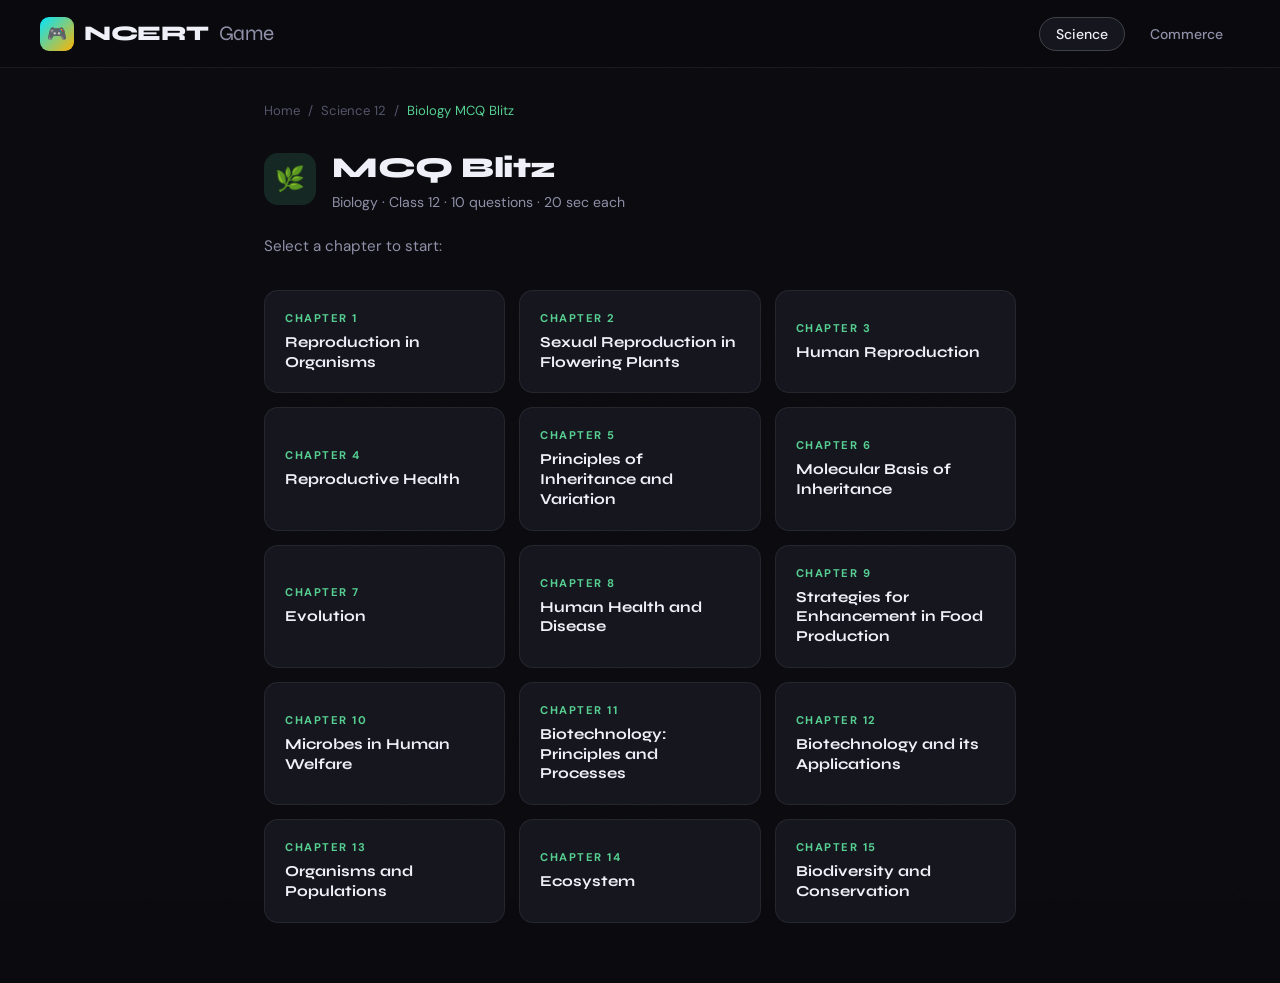
<file: pages/biology-12-mcq.html>
<!DOCTYPE html>
<html lang="en">
<head>
  <meta charset="UTF-8" />
  <meta name="viewport" content="width=device-width, initial-scale=1.0" />
  <title>Biology 12 — MCQ Blitz | NCERT Game</title>
  <link rel="stylesheet" href="../css/style.css" />
  <style>
    .game-wrapper { min-height:100vh; padding:100px 24px 60px; max-width:800px; margin:0 auto; }
    .screen { display:none; }
    .screen.active { display:block; animation:fadeUp 0.4s ease both; }
    .chapter-grid { display:grid; grid-template-columns:repeat(auto-fill,minmax(220px,1fr)); gap:14px; margin-top:32px; }
    .chapter-btn { background:var(--bg-card); border:1px solid var(--border); border-radius:var(--radius-md); padding:20px; cursor:pointer; transition:all 0.25s var(--ease); text-align:left; color:var(--text-primary); font-family:var(--font-body); }
    .chapter-btn:hover { background:var(--bg-card-hover); border-color:rgba(86,207,145,0.4); transform:translateY(-3px); box-shadow:0 10px 30px rgba(86,207,145,0.1); }
    .chapter-btn .ch-num { font-size:0.7rem; font-weight:700; letter-spacing:1.5px; text-transform:uppercase; color:var(--biology); margin-bottom:8px; }
    .chapter-btn .ch-name { font-family:var(--font-display); font-size:0.95rem; font-weight:700; line-height:1.3; }
    .loading-wrap { text-align:center; padding:80px 20px; }
    .loading-spinner { width:56px; height:56px; border:3px solid var(--border); border-top-color:var(--biology); border-radius:50%; animation:spin 0.8s linear infinite; margin:0 auto 24px; }
    @keyframes spin { to { transform:rotate(360deg); } }
    .loading-wrap h3 { font-family:var(--font-display); font-size:1.2rem; margin-bottom:8px; }
    .loading-wrap p { color:var(--text-secondary); font-size:0.9rem; }
    .game-header { display:flex; align-items:center; justify-content:space-between; margin-bottom:32px; padding:16px 20px; background:var(--bg-card); border:1px solid var(--border); border-radius:var(--radius-md); }
    .game-progress { font-size:0.85rem; color:var(--text-secondary); font-weight:500; }
    .game-progress span { color:var(--biology); font-weight:700; }
    .game-score { font-family:var(--font-display); font-size:1rem; font-weight:700; }
    .game-score .score-num { color:var(--biology); }
    .timer-circle { width:44px; height:44px; border-radius:50%; border:3px solid var(--border); display:grid; place-items:center; font-family:var(--font-display); font-size:1rem; font-weight:800; transition:border-color 0.3s,color 0.3s; }
    .timer-circle.warning { border-color:#ff9f45; color:#ff9f45; }
    .timer-circle.danger { border-color:#ff6b6b; color:#ff6b6b; animation:timerPulse 0.5s infinite alternate; }
    @keyframes timerPulse { from{transform:scale(1);} to{transform:scale(1.1);} }
    .progress-bar-wrap { height:4px; background:var(--border); border-radius:999px; margin-bottom:32px; overflow:hidden; }
    .progress-bar-fill { height:100%; background:linear-gradient(90deg,var(--biology),#00e5ff); border-radius:999px; transition:width 0.4s var(--ease); }
    .question-card { background:var(--bg-card); border:1px solid var(--border); border-radius:var(--radius-lg); padding:32px; margin-bottom:24px; }
    .question-tag { display:inline-block; font-size:0.7rem; font-weight:700; letter-spacing:1.5px; text-transform:uppercase; color:var(--biology); background:rgba(86,207,145,0.12); border:1px solid rgba(86,207,145,0.2); padding:4px 12px; border-radius:999px; margin-bottom:16px; }
    .question-text { font-family:var(--font-display); font-size:1.15rem; font-weight:700; line-height:1.5; letter-spacing:-0.3px; }
    .options-grid { display:grid; grid-template-columns:1fr 1fr; gap:12px; }
    .option-btn { background:var(--bg-card); border:1px solid var(--border); border-radius:var(--radius-md); padding:16px 20px; cursor:pointer; transition:all 0.2s var(--ease); text-align:left; color:var(--text-primary); font-family:var(--font-body); font-size:0.9rem; line-height:1.4; display:flex; align-items:flex-start; gap:12px; }
    .option-btn:hover:not(:disabled) { background:var(--bg-card-hover); border-color:rgba(86,207,145,0.4); transform:translateY(-2px); }
    .option-btn:disabled { cursor:not-allowed; }
    .option-label { width:24px; height:24px; border-radius:6px; background:var(--bg); border:1px solid var(--border); display:grid; place-items:center; font-size:0.75rem; font-weight:700; flex-shrink:0; transition:all 0.2s; }
    .option-btn.correct { background:rgba(86,207,145,0.1); border-color:rgba(86,207,145,0.5); animation:correctPop 0.4s var(--ease-spring); }
    .option-btn.correct .option-label { background:var(--biology); border-color:var(--biology); color:#000; }
    .option-btn.wrong { background:rgba(255,107,107,0.1); border-color:rgba(255,107,107,0.5); animation:wrongShake 0.4s ease; }
    .option-btn.wrong .option-label { background:var(--economics); border-color:var(--economics); color:#fff; }
    @keyframes correctPop { 0%{transform:scale(1);} 50%{transform:scale(1.03);} 100%{transform:scale(1);} }
    @keyframes wrongShake { 0%,100%{transform:translateX(0);} 25%{transform:translateX(-6px);} 75%{transform:translateX(6px);} }
    .explanation-box { margin-top:16px; padding:16px 20px; border-radius:var(--radius-md); font-size:0.88rem; line-height:1.6; display:none; animation:fadeUp 0.3s ease both; }
    .explanation-box.correct-exp { background:rgba(86,207,145,0.08); border:1px solid rgba(86,207,145,0.2); color:var(--biology); }
    .explanation-box.wrong-exp { background:rgba(255,107,107,0.08); border:1px solid rgba(255,107,107,0.2); color:#ff9999; }
    .next-btn { width:100%; margin-top:20px; padding:16px; border-radius:var(--radius-md); background:var(--biology); color:#000; font-family:var(--font-display); font-size:1rem; font-weight:700; border:none; cursor:pointer; transition:all 0.25s var(--ease-spring); display:none; }
    .next-btn:hover { transform:translateY(-2px); box-shadow:0 8px 24px rgba(86,207,145,0.3); }
    .results-wrap { text-align:center; padding:40px 20px; }
    .results-emoji { font-size:4rem; margin-bottom:16px; animation:bounceIn 0.6s var(--ease-spring); }
    @keyframes bounceIn { 0%{transform:scale(0);opacity:0;} 60%{transform:scale(1.2);} 100%{transform:scale(1);opacity:1;} }
    .results-wrap h2 { font-family:var(--font-display); font-size:2rem; font-weight:800; margin-bottom:8px; letter-spacing:-1px; }
    .results-wrap .subtitle { color:var(--text-secondary); margin-bottom:40px; }
    .score-big { display:inline-flex; align-items:baseline; gap:4px; font-family:var(--font-display); font-size:5rem; font-weight:800; color:var(--biology); margin-bottom:8px; line-height:1; }
    .score-big .out-of { font-size:2rem; color:var(--text-secondary); }
    .score-label { font-size:0.85rem; color:var(--text-muted); text-transform:uppercase; letter-spacing:1px; margin-bottom:40px; }
    .results-stats { display:flex; gap:20px; justify-content:center; margin-bottom:40px; flex-wrap:wrap; }
    .result-stat { background:var(--bg-card); border:1px solid var(--border); border-radius:var(--radius-md); padding:20px 28px; min-width:120px; }
    .result-stat .rs-num { font-family:var(--font-display); font-size:1.8rem; font-weight:800; margin-bottom:4px; }
    .result-stat .rs-label { font-size:0.75rem; color:var(--text-muted); text-transform:uppercase; letter-spacing:0.8px; }
    .results-actions { display:flex; gap:12px; justify-content:center; flex-wrap:wrap; }
    .btn-retry { padding:14px 32px; border-radius:999px; background:var(--biology); color:#000; font-family:var(--font-display); font-size:0.95rem; font-weight:700; border:none; cursor:pointer; transition:all 0.25s var(--ease-spring); }
    .btn-retry:hover { transform:translateY(-2px); box-shadow:0 8px 24px rgba(86,207,145,0.3); }
    .btn-back { padding:14px 32px; border-radius:999px; background:transparent; color:var(--text-secondary); font-family:var(--font-display); font-size:0.95rem; font-weight:700; border:1px solid var(--border); cursor:pointer; transition:all 0.25s var(--ease); text-decoration:none; display:inline-flex; align-items:center; }
    .btn-back:hover { background:var(--bg-card); color:var(--text-primary); border-color:var(--border-hover); }
    .error-box { background:rgba(255,107,107,0.08); border:1px solid rgba(255,107,107,0.2); border-radius:var(--radius-md); padding:20px 24px; margin-top:20px; font-size:0.88rem; color:#ff9999; line-height:1.6; display:none; }
    @media (max-width:600px) { .options-grid{grid-template-columns:1fr;} .score-big{font-size:3.5rem;} }
  </style>
</head>
<body>
  <nav class="navbar">
    <a href="../index.html" class="nav-logo">
      <div class="logo-icon">🎮</div>
      NCERT<span>Game</span>
    </a>
    <ul class="nav-links">
      <li><a href="../index.html#science" class="active">Science</a></li>
      <li><a href="../index.html#commerce">Commerce</a></li>
    </ul>
  </nav>

  <div class="game-wrapper">
    <div id="screen-select" class="screen active">
      <div style="display:flex;align-items:center;gap:8px;font-size:0.82rem;color:var(--text-muted);margin-bottom:24px;">
        <a href="../index.html" style="color:var(--text-muted);">Home</a><span>/</span>
        <a href="science-12.html" style="color:var(--text-muted);">Science 12</a><span>/</span>
        <span style="color:var(--biology);">Biology MCQ Blitz</span>
      </div>
      <div style="display:flex;align-items:center;gap:16px;margin-bottom:8px;">
        <div style="width:52px;height:52px;background:rgba(86,207,145,0.15);border-radius:14px;display:grid;place-items:center;font-size:1.5rem;">🌿</div>
        <div>
          <h1 style="font-family:var(--font-display);font-size:1.8rem;font-weight:800;letter-spacing:-0.5px;">MCQ Blitz</h1>
          <p style="color:var(--text-secondary);font-size:0.88rem;">Biology · Class 12 · 10 questions · 20 sec each</p>
        </div>
      </div>
      <p style="color:var(--text-secondary);margin:20px 0 8px;font-size:0.95rem;">Select a chapter to start:</p>
      <div class="chapter-grid" id="chapterGrid"></div>
      <div class="error-box" id="errorBox"><span id="errorMsg"></span></div>
    </div>

    <div id="screen-loading" class="screen">
      <div class="loading-wrap">
        <div class="loading-spinner"></div>
        <h3>Generating your questions...</h3>
        <p id="loadingChapter">Preparing content</p>
      </div>
    </div>

    <div id="screen-game" class="screen">
      <div class="game-header">
        <div class="game-progress">Question <span id="qNum">1</span> of <span id="qTotal">10</span></div>
        <div class="timer-circle" id="timerCircle">20</div>
        <div class="game-score">Score: <span class="score-num" id="scoreDisplay">0</span></div>
      </div>
      <div class="progress-bar-wrap"><div class="progress-bar-fill" id="progressBar" style="width:0%"></div></div>
      <div class="question-card">
        <div class="question-tag" id="questionChapter">Chapter</div>
        <div class="question-text" id="questionText">Loading...</div>
      </div>
      <div class="options-grid" id="optionsGrid"></div>
      <div class="explanation-box" id="explanationBox"></div>
      <button class="next-btn" id="nextBtn" onclick="nextQuestion()">Next Question →</button>
    </div>

    <div id="screen-results" class="screen">
      <div class="results-wrap">
        <div class="results-emoji" id="resultsEmoji">🎉</div>
        <h2 id="resultsTitle">Great job!</h2>
        <p class="subtitle" id="resultsSubtitle">Here's how you did</p>
        <div class="score-big"><span id="finalScore">0</span><span class="out-of">/ <span id="finalTotal">10</span></span></div>
        <div class="score-label">CORRECT ANSWERS</div>
        <div class="results-stats">
          <div class="result-stat"><div class="rs-num" style="color:var(--biology)" id="statCorrect">0</div><div class="rs-label">Correct</div></div>
          <div class="result-stat"><div class="rs-num" style="color:var(--economics)" id="statWrong">0</div><div class="rs-label">Wrong</div></div>
          <div class="result-stat"><div class="rs-num" style="color:var(--maths)" id="statPercent">0%</div><div class="rs-label">Score</div></div>
        </div>
        <div class="results-actions">
          <button class="btn-retry" onclick="retryGame()">🔄 Play Again</button>
          <a href="science-12.html" class="btn-back">← Back to Science 12</a>
        </div>
      </div>
    </div>
  </div>

  <script>
    const CHAPTERS = [
      {num:1,name:'Reproduction in Organisms'},
      {num:2,name:'Sexual Reproduction in Flowering Plants'},
      {num:3,name:'Human Reproduction'},
      {num:4,name:'Reproductive Health'},
      {num:5,name:'Principles of Inheritance and Variation'},
      {num:6,name:'Molecular Basis of Inheritance'},
      {num:7,name:'Evolution'},
      {num:8,name:'Human Health and Disease'},
      {num:9,name:'Strategies for Enhancement in Food Production'},
      {num:10,name:'Microbes in Human Welfare'},
      {num:11,name:'Biotechnology: Principles and Processes'},
      {num:12,name:'Biotechnology and its Applications'},
      {num:13,name:'Organisms and Populations'},
      {num:14,name:'Ecosystem'},
      {num:15,name:'Biodiversity and Conservation'},
    ];

    const BACKUP = {
      5:[
        {q:"Mendel's law of segregation states that:",options:["Two alleles blend together","Alleles separate during gamete formation","Traits skip generations","All offspring are identical"],answer:1,exp:"Law of Segregation: paired alleles separate during gamete formation. Each gamete gets only one allele of each gene."},
        {q:"A cross between F1 hybrid and homozygous recessive parent is called:",options:["Monohybrid cross","Dihybrid cross","Test cross","Back cross"],answer:2,exp:"Test cross: crossing F1 hybrid with homozygous recessive (aa) to determine genotype of F1. Ratios reveal genotype."},
        {q:"The phenotypic ratio in a monohybrid cross F2 generation is:",options:["1:2:1","3:1","1:1","2:1"],answer:1,exp:"Monohybrid F2 phenotypic ratio = 3:1 (dominant:recessive). Genotypic ratio = 1:2:1 (AA:Aa:aa)."},
        {q:"Codominance is seen in:",options:["Tall vs dwarf pea plants","ABO blood groups","Eye color","Skin color"],answer:1,exp:"In ABO blood groups, IA and IB are codominant — both express equally in AB blood group individuals."},
        {q:"Haemophilia is a:",options:["Autosomal dominant disorder","Autosomal recessive disorder","X-linked recessive disorder","X-linked dominant disorder"],answer:2,exp:"Haemophilia (bleeding disorder) is X-linked recessive. More common in males (XʰY) than females (XʰXʰ)."},
        {q:"Down syndrome is caused by trisomy of chromosome:",options:["18","21","13","23"],answer:1,exp:"Down syndrome = trisomy 21 (three copies of chromosome 21). Results from non-disjunction during meiosis."},
        {q:"The ratio of genotypes in F2 of monohybrid cross is:",options:["3:1","1:2:1","1:1:1:1","2:1:1"],answer:1,exp:"Monohybrid F2 genotypic ratio = 1:2:1 (1 AA : 2 Aa : 1 aa). Phenotypic ratio is 3:1."},
        {q:"Pleiotropy refers to:",options:["One gene controlling one trait","One gene controlling multiple traits","Multiple genes controlling one trait","No gene controlling traits"],answer:1,exp:"Pleiotropy: one gene affects multiple phenotypic traits. Example: sickle cell anaemia gene affects RBC shape and multiple organs."},
        {q:"The chromosomal theory of inheritance was proposed by:",options:["Mendel","Sutton and Boveri","Morgan","Watson and Crick"],answer:1,exp:"Sutton and Boveri (1902) proposed chromosomal theory — genes are located on chromosomes, explaining Mendel's laws."},
        {q:"Colour blindness in humans is:",options:["Autosomal dominant","Autosomal recessive","X-linked recessive","Y-linked"],answer:2,exp:"Colour blindness is X-linked recessive. Females are carriers (XᶜX), males with Xᶜ Y are colour blind."},
      ],
      6:[
        {q:"DNA replication is:",options:["Conservative","Semi-conservative","Dispersive","Non-conservative"],answer:1,exp:"DNA replication is semi-conservative — each new DNA has one original strand and one new strand (proven by Meselson & Stahl)."},
        {q:"The enzyme that unwinds DNA double helix is:",options:["DNA polymerase","Ligase","Helicase","Primase"],answer:2,exp:"Helicase unwinds and separates the two strands of DNA double helix at the replication fork."},
        {q:"The central dogma of molecular biology is:",options:["DNA → RNA → Protein","Protein → RNA → DNA","RNA → DNA → Protein","DNA → Protein → RNA"],answer:0,exp:"Central dogma (Francis Crick): DNA → (transcription) → RNA → (translation) → Protein. Information flows in this direction."},
        {q:"mRNA is synthesized during:",options:["Translation","Replication","Transcription","Splicing"],answer:2,exp:"During transcription, RNA polymerase synthesizes mRNA using DNA as template. mRNA carries genetic code to ribosomes."},
        {q:"The process of converting mRNA to protein is called:",options:["Transcription","Replication","Translation","Transduction"],answer:2,exp:"Translation: mRNA sequence is read by ribosomes (with tRNA) to synthesize proteins. Occurs in cytoplasm."},
        {q:"A codon consists of how many nucleotides?",options:["1","2","3","4"],answer:2,exp:"A codon is a triplet of 3 nucleotides in mRNA that codes for one amino acid. There are 64 codons (4³ = 64)."},
        {q:"The start codon in mRNA is:",options:["UAA","UAG","AUG","UGA"],answer:2,exp:"AUG (methionine) is the universal start codon. It signals ribosomes to begin translation. Also codes for methionine."},
        {q:"Lac operon is an example of:",options:["Positive regulation","Negative regulation","Post-translational regulation","RNA processing"],answer:1,exp:"Lac operon (Jacob & Monod) is negatively regulated — repressor protein blocks transcription unless lactose is present."},
        {q:"The Human Genome Project was completed in:",options:["1990","2000","2003","2010"],answer:2,exp:"The Human Genome Project was completed in 2003. It mapped all ~3 billion base pairs and ~20,000-25,000 genes."},
        {q:"Non-coding sequences in eukaryotic genes are called:",options:["Exons","Introns","Codons","Promoters"],answer:1,exp:"Introns are non-coding intervening sequences in eukaryotic genes. They are removed during RNA processing (splicing)."},
      ],
      7:[
        {q:"The theory of natural selection was proposed by:",options:["Lamarck","Mendel","Darwin","de Vries"],answer:2,exp:"Charles Darwin proposed natural selection (1859) in 'Origin of Species' — organisms better adapted to environment survive and reproduce."},
        {q:"The age of earth is approximately:",options:["4.5 million years","4.5 billion years","45 billion years","450 million years"],answer:1,exp:"Earth is approximately 4.5 billion years old. Life appeared about 3.5-4 billion years ago."},
        {q:"Miller and Urey experiment demonstrated:",options:["Origin of DNA","Synthesis of organic molecules from inorganic compounds","Evolution of humans","Formation of cells"],answer:1,exp:"Miller-Urey (1953) experiment: electric sparks through mixture of CH₄, NH₃, H₂, H₂O produced amino acids and organic molecules."},
        {q:"Analogous organs are:",options:["Similar in structure, different in function","Different in structure, similar in function","Same in structure and function","Different in both"],answer:1,exp:"Analogous organs: different structure, same function (convergent evolution). Example: wings of birds and insects."},
        {q:"Homologous organs provide evidence for:",options:["Convergent evolution","Divergent evolution","Parallel evolution","Artificial selection"],answer:1,exp:"Homologous organs (same structure, different function) show divergent evolution from common ancestor. Example: forelimbs of vertebrates."},
        {q:"Industrial melanism is an example of:",options:["Mutation","Natural selection","Genetic drift","Gene flow"],answer:1,exp:"Industrial melanism (dark peppered moths increasing near industrial areas) is classic example of natural selection in action."},
        {q:"The concept of survival of the fittest was given by:",options:["Darwin","Herbert Spencer","Lamarck","Wallace"],answer:1,exp:"Herbert Spencer coined 'survival of the fittest' to describe Darwin's natural selection. Darwin himself used 'natural selection'."},
        {q:"Genetic drift is significant in:",options:["Large populations","Small populations","All populations equally","No populations"],answer:1,exp:"Genetic drift (random changes in allele frequency) is significant in small populations where chance events have large effects."},
        {q:"Which of the following is correct about evolution?",options:["It is directed towards perfection","It acts on individuals","It has no direction or goal","It always produces complex organisms"],answer:2,exp:"Evolution has no predetermined direction or goal. It's driven by natural selection acting on random variations."},
        {q:"Fossils provide evidence for evolution because:",options:["They are old","They show extinct organisms","They reveal history of life and transitional forms","They are found everywhere"],answer:2,exp:"Fossils show history of life on Earth, including extinct organisms and transitional forms linking different groups."},
      ],
      11:[
        {q:"Recombinant DNA technology involves:",options:["Combining DNA from different sources","Replicating DNA","Transcribing DNA","Translating DNA"],answer:0,exp:"Recombinant DNA technology (genetic engineering): combining DNA from different sources to create new combinations of genes."},
        {q:"Restriction enzymes are also called:",options:["Molecular scissors","Molecular glue","Molecular motors","Molecular probes"],answer:0,exp:"Restriction endonucleases (restriction enzymes) are called 'molecular scissors' — they cut DNA at specific recognition sequences."},
        {q:"A plasmid is:",options:["Linear chromosomal DNA","Circular extra-chromosomal DNA in bacteria","RNA molecule","Protein"],answer:1,exp:"Plasmids are small, circular, self-replicating extra-chromosomal DNA in bacteria. Used as vectors in genetic engineering."},
        {q:"PCR stands for:",options:["Protein Chain Reaction","Polymerase Chain Reaction","Phosphate Chain Reaction","Polymer Chain Reaction"],answer:1,exp:"PCR (Polymerase Chain Reaction) — technique to amplify specific DNA sequences millions of times in vitro."},
        {q:"Gel electrophoresis separates DNA fragments based on:",options:["Color","Size and charge","Temperature","pH"],answer:1,exp:"Gel electrophoresis separates DNA fragments by size — smaller fragments move faster through agarose gel under electric field."},
        {q:"The first recombinant DNA was created by:",options:["Watson and Crick","Cohen and Boyer","Mullis","Berg"],answer:1,exp:"Stanley Cohen and Herbert Boyer created the first recombinant DNA in 1973 by combining DNA from two different organisms."},
        {q:"A gene gun is used for:",options:["Sequencing DNA","Biolistic transformation of plants","Cloning animals","Making PCR"],answer:1,exp:"Gene gun (biolistic method) shoots DNA-coated gold/tungsten particles into plant cells — a method of plant transformation."},
        {q:"Which enzyme joins DNA fragments together?",options:["Helicase","Restriction enzyme","DNA ligase","Primase"],answer:2,exp:"DNA ligase is the 'molecular glue' that joins (ligates) DNA fragments together by forming phosphodiester bonds."},
        {q:"The Ti plasmid used in plant transformation comes from:",options:["E. coli","Agrobacterium tumefaciens","Bacillus thuringiensis","Rhizobium"],answer:1,exp:"Ti (tumor-inducing) plasmid from Agrobacterium tumefaciens is used as vector to introduce foreign genes into plant cells."},
        {q:"Competent cells in transformation are:",options:["Dead cells","Cells capable of taking up foreign DNA","Cells with mutations","Cells without DNA"],answer:1,exp:"Competent cells are bacterial cells made capable of taking up foreign DNA, either naturally or by chemical/physical treatment."},
      ],
    };

    let currentChapter=null,questions=[],currentQ=0,score=0,timer=null,timeLeft=20,answered=false;

    function showScreen(id){document.querySelectorAll('.screen').forEach(s=>s.classList.remove('active'));document.getElementById(id).classList.add('active');}
    function shuffle(arr){const a=[...arr];for(let i=a.length-1;i>0;i--){const j=Math.floor(Math.random()*(i+1));[a[i],a[j]]=[a[j],a[i]];}return a;}
    function showError(msg){const box=document.getElementById('errorBox');document.getElementById('errorMsg').textContent=msg;box.style.display='block';}
    function getBackup(num){if(BACKUP[num])return shuffle(BACKUP[num]).slice(0,10);return [{q:`Backup questions for this chapter coming soon!`,options:["Okay","Got it","Sure","Fine"],answer:0,exp:"Please check back soon."}];}

    async function fetchQuestions(chapter){
      try{
        const res=await fetch('/.netlify/functions/ask-groq',{method:'POST',headers:{'Content-Type':'application/json'},body:JSON.stringify({chapter:chapter.num,chapterName:chapter.name,subject:'Biology',classNum:'12'})});
        const data=await res.json();
        if(data.questions&&data.questions.length>=5)return data.questions;
        throw new Error('Invalid response');
      }catch(err){
        console.warn('Netlify function failed:',err);
        showError('Using backup questions. AI unavailable.');
        return getBackup(chapter.num);
      }
    }

    function startTimer(){clearInterval(timer);timeLeft=20;updateTimerDisplay();timer=setInterval(()=>{timeLeft--;updateTimerDisplay();if(timeLeft<=0){clearInterval(timer);timeUp();}},1000);}
    function updateTimerDisplay(){const el=document.getElementById('timerCircle');el.textContent=timeLeft;el.className='timer-circle';if(timeLeft<=5)el.classList.add('danger');else if(timeLeft<=10)el.classList.add('warning');}
    function timeUp(){if(!answered){answered=true;revealAnswer(-1);}}

    function loadQuestion(){
      if(currentQ>=questions.length){showResults();return;}
      answered=false;
      const q=questions[currentQ];
      document.getElementById('qNum').textContent=currentQ+1;
      document.getElementById('qTotal').textContent=questions.length;
      document.getElementById('scoreDisplay').textContent=score;
      document.getElementById('questionChapter').textContent=`Chapter ${currentChapter.num}`;
      document.getElementById('questionText').textContent=q.q;
      document.getElementById('progressBar').style.width=`${(currentQ/questions.length)*100}%`;
      const grid=document.getElementById('optionsGrid');
      grid.innerHTML='';
      ['A','B','C','D'].forEach((label,i)=>{
        if(!q.options[i])return;
        const btn=document.createElement('button');
        btn.className='option-btn';
        btn.innerHTML=`<span class="option-label">${label}</span><span>${q.options[i]}</span>`;
        btn.onclick=()=>selectAnswer(i);
        grid.appendChild(btn);
      });
      document.getElementById('explanationBox').style.display='none';
      document.getElementById('explanationBox').className='explanation-box';
      document.getElementById('nextBtn').style.display='none';
      startTimer();
    }

    function selectAnswer(idx){if(answered)return;answered=true;clearInterval(timer);revealAnswer(idx);}

    function revealAnswer(selected){
      const q=questions[currentQ];
      const btns=document.querySelectorAll('.option-btn');
      const isCorrect=selected===q.answer;
      if(isCorrect)score++;
      btns.forEach((btn,i)=>{btn.disabled=true;if(i===q.answer)btn.classList.add('correct');else if(i===selected)btn.classList.add('wrong');});
      const expBox=document.getElementById('explanationBox');
      expBox.style.display='block';
      expBox.className=`explanation-box ${isCorrect?'correct-exp':'wrong-exp'}`;
      expBox.innerHTML=isCorrect?`✅ <strong>Correct!</strong> ${q.exp}`:`❌ <strong>${selected===-1?"Time's up!":"Wrong."}</strong> Correct: <strong>${q.options[q.answer]}</strong>. ${q.exp}`;
      document.getElementById('nextBtn').style.display='block';
      document.getElementById('scoreDisplay').textContent=score;
    }

    function nextQuestion(){currentQ++;loadQuestion();}

    function showResults(){
      clearInterval(timer);
      const total=questions.length,wrong=total-score,percent=Math.round((score/total)*100);
      document.getElementById('finalScore').textContent=score;
      document.getElementById('finalTotal').textContent=total;
      document.getElementById('statCorrect').textContent=score;
      document.getElementById('statWrong').textContent=wrong;
      document.getElementById('statPercent').textContent=percent+'%';
      let emoji,title,subtitle;
      if(percent===100){emoji='🏆';title='Perfect Score!';subtitle='Biology 12 genius!';}
      else if(percent>=80){emoji='🎉';title='Excellent!';subtitle='Board exam ready!';}
      else if(percent>=60){emoji='👍';title='Good job!';subtitle='Keep it up!';}
      else if(percent>=40){emoji='📚';title='Keep Studying!';subtitle='Review and try again.';}
      else{emoji='💪';title="Don't Give Up!";subtitle='Practice makes perfect!';}
      document.getElementById('resultsEmoji').textContent=emoji;
      document.getElementById('resultsTitle').textContent=title;
      document.getElementById('resultsSubtitle').textContent=subtitle;
      document.getElementById('progressBar').style.width='100%';
      showScreen('screen-results');
    }

    function retryGame(){startGame(currentChapter);}

    async function startGame(chapter){
      currentChapter=chapter;score=0;currentQ=0;
      showScreen('screen-loading');
      document.getElementById('loadingChapter').textContent=`Chapter ${chapter.num}: ${chapter.name}`;
      questions=await fetchQuestions(chapter);
      showScreen('screen-game');
      loadQuestion();
    }

    function init(){
      const grid=document.getElementById('chapterGrid');
      CHAPTERS.forEach(ch=>{
        const btn=document.createElement('button');
        btn.className='chapter-btn';
        btn.innerHTML=`<div class="ch-num">Chapter ${ch.num}</div><div class="ch-name">${ch.name}</div>`;
        btn.onclick=()=>startGame(ch);
        grid.appendChild(btn);
      });
    }

    document.addEventListener('DOMContentLoaded',init);
  </script>
</body>
</html>
</file>
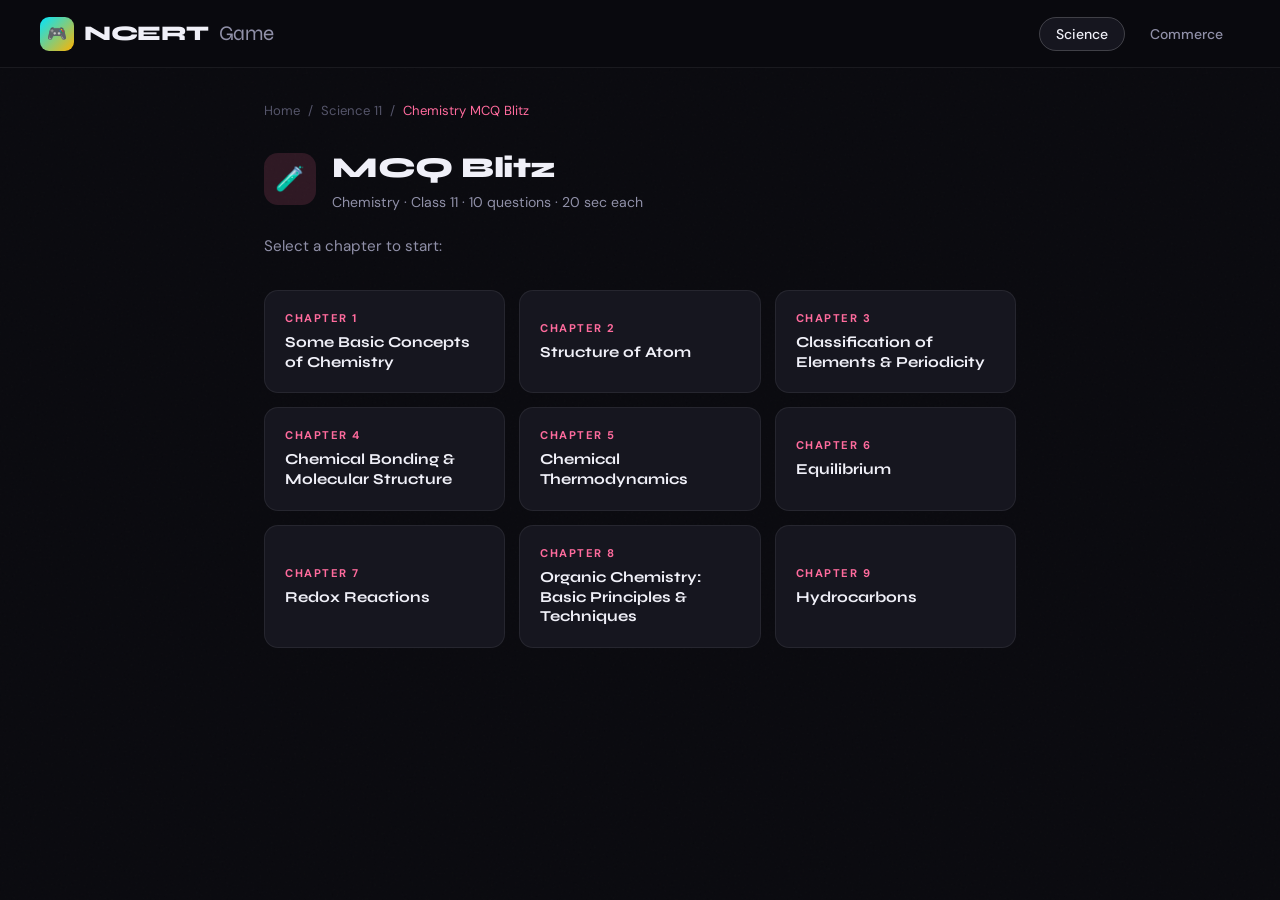
<file: pages/chemistry-11-mcq.html>
<!DOCTYPE html>
<html lang="en">
<head>
  <meta charset="UTF-8" />
  <meta name="viewport" content="width=device-width, initial-scale=1.0" />
  <title>Chemistry 11 — MCQ Blitz | NCERT Game</title>
  <link rel="stylesheet" href="../css/style.css" />
  <style>
    /* ── Game Layout ── */
    .game-wrapper {
      min-height: 100vh;
      padding: 100px 24px 60px;
      max-width: 800px;
      margin: 0 auto;
    }

    /* ── Chapter Select Screen ── */
    .screen { display: none; }
    .screen.active { display: block; animation: fadeUp 0.4s ease both; }

    .chapter-grid {
      display: grid;
      grid-template-columns: repeat(auto-fill, minmax(220px, 1fr));
      gap: 14px;
      margin-top: 32px;
    }

    .chapter-btn {
      background: var(--bg-card);
      border: 1px solid var(--border);
      border-radius: var(--radius-md);
      padding: 20px;
      cursor: pointer;
      transition: all 0.25s var(--ease);
      text-align: left;
      color: var(--text-primary);
      font-family: var(--font-body);
    }

    .chapter-btn:hover {
      background: var(--bg-card-hover);
      border-color: rgba(255,107,157,0.4);
      transform: translateY(-3px);
      box-shadow: 0 10px 30px rgba(255,107,157,0.1);
    }

    .chapter-btn .ch-num {
      font-size: 0.7rem;
      font-weight: 700;
      letter-spacing: 1.5px;
      text-transform: uppercase;
      color: var(--chemistry);
      margin-bottom: 8px;
    }

    .chapter-btn .ch-name {
      font-family: var(--font-display);
      font-size: 0.95rem;
      font-weight: 700;
      line-height: 1.3;
    }

    /* ── Loading Screen ── */
    .loading-wrap {
      text-align: center;
      padding: 80px 20px;
    }

    .loading-spinner {
      width: 56px; height: 56px;
      border: 3px solid var(--border);
      border-top-color: var(--chemistry);
      border-radius: 50%;
      animation: spin 0.8s linear infinite;
      margin: 0 auto 24px;
    }

    @keyframes spin {
      to { transform: rotate(360deg); }
    }

    .loading-wrap h3 {
      font-family: var(--font-display);
      font-size: 1.2rem;
      margin-bottom: 8px;
    }

    .loading-wrap p {
      color: var(--text-secondary);
      font-size: 0.9rem;
    }

    /* ── Game Screen ── */
    .game-header {
      display: flex;
      align-items: center;
      justify-content: space-between;
      margin-bottom: 32px;
      padding: 16px 20px;
      background: var(--bg-card);
      border: 1px solid var(--border);
      border-radius: var(--radius-md);
    }

    .game-progress {
      font-size: 0.85rem;
      color: var(--text-secondary);
      font-weight: 500;
    }

    .game-progress span {
      color: var(--chemistry);
      font-weight: 700;
    }

    .game-score {
      font-family: var(--font-display);
      font-size: 1rem;
      font-weight: 700;
    }

    .game-score .score-num {
      color: var(--chemistry);
    }

    .timer-wrap {
      display: flex;
      align-items: center;
      gap: 8px;
    }

    .timer-circle {
      width: 44px; height: 44px;
      border-radius: 50%;
      border: 3px solid var(--border);
      display: grid;
      place-items: center;
      font-family: var(--font-display);
      font-size: 1rem;
      font-weight: 800;
      transition: border-color 0.3s, color 0.3s;
      position: relative;
    }

    .timer-circle.warning {
      border-color: #ff9f45;
      color: #ff9f45;
    }

    .timer-circle.danger {
      border-color: #ff6b6b;
      color: #ff6b6b;
      animation: timerPulse 0.5s infinite alternate;
    }

    @keyframes timerPulse {
      from { transform: scale(1); }
      to   { transform: scale(1.1); }
    }

    /* Progress bar */
    .progress-bar-wrap {
      height: 4px;
      background: var(--border);
      border-radius: 999px;
      margin-bottom: 32px;
      overflow: hidden;
    }

    .progress-bar-fill {
      height: 100%;
      background: linear-gradient(90deg, var(--chemistry), #ff9f45);
      border-radius: 999px;
      transition: width 0.4s var(--ease);
    }

    /* Question */
    .question-card {
      background: var(--bg-card);
      border: 1px solid var(--border);
      border-radius: var(--radius-lg);
      padding: 32px;
      margin-bottom: 24px;
    }

    .question-tag {
      display: inline-block;
      font-size: 0.7rem;
      font-weight: 700;
      letter-spacing: 1.5px;
      text-transform: uppercase;
      color: var(--chemistry);
      background: rgba(255,107,157,0.12);
      border: 1px solid rgba(255,107,157,0.2);
      padding: 4px 12px;
      border-radius: 999px;
      margin-bottom: 16px;
    }

    .question-text {
      font-family: var(--font-display);
      font-size: 1.15rem;
      font-weight: 700;
      line-height: 1.5;
      letter-spacing: -0.3px;
    }

    /* Options */
    .options-grid {
      display: grid;
      grid-template-columns: 1fr 1fr;
      gap: 12px;
    }

    .option-btn {
      background: var(--bg-card);
      border: 1px solid var(--border);
      border-radius: var(--radius-md);
      padding: 16px 20px;
      cursor: pointer;
      transition: all 0.2s var(--ease);
      text-align: left;
      color: var(--text-primary);
      font-family: var(--font-body);
      font-size: 0.9rem;
      line-height: 1.4;
      display: flex;
      align-items: flex-start;
      gap: 12px;
    }

    .option-btn:hover:not(:disabled) {
      background: var(--bg-card-hover);
      border-color: rgba(255,107,157,0.4);
      transform: translateY(-2px);
    }

    .option-btn:disabled { cursor: not-allowed; }

    .option-label {
      width: 24px; height: 24px;
      border-radius: 6px;
      background: var(--bg);
      border: 1px solid var(--border);
      display: grid;
      place-items: center;
      font-size: 0.75rem;
      font-weight: 700;
      flex-shrink: 0;
      transition: all 0.2s;
    }

    .option-btn.correct {
      background: rgba(86,207,145,0.1);
      border-color: rgba(86,207,145,0.5);
      animation: correctPop 0.4s var(--ease-spring);
    }

    .option-btn.correct .option-label {
      background: var(--biology);
      border-color: var(--biology);
      color: #000;
    }

    .option-btn.wrong {
      background: rgba(255,107,107,0.1);
      border-color: rgba(255,107,107,0.5);
      animation: wrongShake 0.4s ease;
    }

    .option-btn.wrong .option-label {
      background: var(--economics);
      border-color: var(--economics);
      color: #fff;
    }

    @keyframes correctPop {
      0%   { transform: scale(1); }
      50%  { transform: scale(1.03); }
      100% { transform: scale(1); }
    }

    @keyframes wrongShake {
      0%, 100% { transform: translateX(0); }
      25%       { transform: translateX(-6px); }
      75%       { transform: translateX(6px); }
    }

    /* Explanation */
    .explanation-box {
      margin-top: 16px;
      padding: 16px 20px;
      border-radius: var(--radius-md);
      font-size: 0.88rem;
      line-height: 1.6;
      display: none;
      animation: fadeUp 0.3s ease both;
    }

    .explanation-box.correct-exp {
      background: rgba(86,207,145,0.08);
      border: 1px solid rgba(86,207,145,0.2);
      color: var(--biology);
    }

    .explanation-box.wrong-exp {
      background: rgba(255,107,107,0.08);
      border: 1px solid rgba(255,107,107,0.2);
      color: #ff9999;
    }

    .next-btn {
      width: 100%;
      margin-top: 20px;
      padding: 16px;
      border-radius: var(--radius-md);
      background: var(--chemistry);
      color: #000;
      font-family: var(--font-display);
      font-size: 1rem;
      font-weight: 700;
      border: none;
      cursor: pointer;
      transition: all 0.25s var(--ease-spring);
      display: none;
    }

    .next-btn:hover {
      transform: translateY(-2px);
      box-shadow: 0 8px 24px rgba(255,107,157,0.3);
    }

    /* ── Results Screen ── */
    .results-wrap {
      text-align: center;
      padding: 40px 20px;
    }

    .results-emoji {
      font-size: 4rem;
      margin-bottom: 16px;
      animation: bounceIn 0.6s var(--ease-spring);
    }

    @keyframes bounceIn {
      0%   { transform: scale(0); opacity: 0; }
      60%  { transform: scale(1.2); }
      100% { transform: scale(1); opacity: 1; }
    }

    .results-wrap h2 {
      font-family: var(--font-display);
      font-size: 2rem;
      font-weight: 800;
      margin-bottom: 8px;
      letter-spacing: -1px;
    }

    .results-wrap .subtitle {
      color: var(--text-secondary);
      margin-bottom: 40px;
    }

    .score-big {
      display: inline-flex;
      align-items: baseline;
      gap: 4px;
      font-family: var(--font-display);
      font-size: 5rem;
      font-weight: 800;
      color: var(--chemistry);
      margin-bottom: 8px;
      line-height: 1;
    }

    .score-big .out-of {
      font-size: 2rem;
      color: var(--text-secondary);
    }

    .score-label {
      font-size: 0.85rem;
      color: var(--text-muted);
      text-transform: uppercase;
      letter-spacing: 1px;
      margin-bottom: 40px;
    }

    .results-stats {
      display: flex;
      gap: 20px;
      justify-content: center;
      margin-bottom: 40px;
      flex-wrap: wrap;
    }

    .result-stat {
      background: var(--bg-card);
      border: 1px solid var(--border);
      border-radius: var(--radius-md);
      padding: 20px 28px;
      min-width: 120px;
    }

    .result-stat .rs-num {
      font-family: var(--font-display);
      font-size: 1.8rem;
      font-weight: 800;
      margin-bottom: 4px;
    }

    .result-stat .rs-label {
      font-size: 0.75rem;
      color: var(--text-muted);
      text-transform: uppercase;
      letter-spacing: 0.8px;
    }

    .results-actions {
      display: flex;
      gap: 12px;
      justify-content: center;
      flex-wrap: wrap;
    }

    .btn-retry {
      padding: 14px 32px;
      border-radius: 999px;
      background: var(--chemistry);
      color: #000;
      font-family: var(--font-display);
      font-size: 0.95rem;
      font-weight: 700;
      border: none;
      cursor: pointer;
      transition: all 0.25s var(--ease-spring);
    }

    .btn-retry:hover {
      transform: translateY(-2px);
      box-shadow: 0 8px 24px rgba(255,107,157,0.3);
    }

    .btn-back {
      padding: 14px 32px;
      border-radius: 999px;
      background: transparent;
      color: var(--text-secondary);
      font-family: var(--font-display);
      font-size: 0.95rem;
      font-weight: 700;
      border: 1px solid var(--border);
      cursor: pointer;
      transition: all 0.25s var(--ease);
      text-decoration: none;
      display: inline-flex;
      align-items: center;
    }

    .btn-back:hover {
      background: var(--bg-card);
      color: var(--text-primary);
      border-color: var(--border-hover);
    }

    /* ── Error box ── */
    .error-box {
      background: rgba(255,107,107,0.08);
      border: 1px solid rgba(255,107,107,0.2);
      border-radius: var(--radius-md);
      padding: 20px 24px;
      margin-top: 20px;
      font-size: 0.88rem;
      color: #ff9999;
      line-height: 1.6;
      display: none;
    }

    @media (max-width: 600px) {
      .options-grid { grid-template-columns: 1fr; }
      .score-big { font-size: 3.5rem; }
    }
  </style>
</head>
<body>

  <!-- NAVBAR -->
  <nav class="navbar">
    <a href="../index.html" class="nav-logo">
      <div class="logo-icon">🎮</div>
      NCERT<span>Game</span>
    </a>
    <ul class="nav-links">
      <li><a href="../index.html#science" class="active">Science</a></li>
      <li><a href="../index.html#commerce">Commerce</a></li>
    </ul>
  </nav>

  <div class="game-wrapper">

    <!-- ══ SCREEN 1: CHAPTER SELECT ══ -->
    <div id="screen-select" class="screen active">
      <div class="breadcrumb" style="display:flex;align-items:center;gap:8px;font-size:0.82rem;color:var(--text-muted);margin-bottom:24px;">
        <a href="../index.html" style="color:var(--text-muted);">Home</a>
        <span>/</span>
        <a href="science-11.html" style="color:var(--text-muted);">Science 11</a>
        <span>/</span>
        <span style="color:var(--chemistry);">Chemistry MCQ Blitz</span>
      </div>

      <div style="display:flex;align-items:center;gap:16px;margin-bottom:8px;">
        <div style="width:52px;height:52px;background:rgba(255,107,157,0.15);border-radius:14px;display:grid;place-items:center;font-size:1.5rem;">🧪</div>
        <div>
          <h1 style="font-family:var(--font-display);font-size:1.8rem;font-weight:800;letter-spacing:-0.5px;">MCQ Blitz</h1>
          <p style="color:var(--text-secondary);font-size:0.88rem;">Chemistry · Class 11 · 10 questions · 20 sec each</p>
        </div>
      </div>

      <p style="color:var(--text-secondary);margin:20px 0 8px;font-size:0.95rem;">Select a chapter to start:</p>

      <div class="chapter-grid" id="chapterGrid"></div>

      <div class="error-box" id="errorBox">
        ⚠️ <strong>Groq API Error.</strong> Using backup questions instead.<br>
        <span id="errorMsg"></span>
      </div>
    </div>

    <!-- ══ SCREEN 2: LOADING ══ -->
    <div id="screen-loading" class="screen">
      <div class="loading-wrap">
        <div class="loading-spinner"></div>
        <h3>Generating your questions...</h3>
        <p id="loadingChapter">Preparing Chapter content</p>
      </div>
    </div>

    <!-- ══ SCREEN 3: GAME ══ -->
    <div id="screen-game" class="screen">
      <div class="game-header">
        <div class="game-progress">Question <span id="qNum">1</span> of <span id="qTotal">10</span></div>
        <div class="timer-circle" id="timerCircle">20</div>
        <div class="game-score">Score: <span class="score-num" id="scoreDisplay">0</span></div>
      </div>

      <div class="progress-bar-wrap">
        <div class="progress-bar-fill" id="progressBar" style="width:0%"></div>
      </div>

      <div class="question-card">
        <div class="question-tag" id="questionChapter">Chapter</div>
        <div class="question-text" id="questionText">Loading question...</div>
      </div>

      <div class="options-grid" id="optionsGrid"></div>

      <div class="explanation-box" id="explanationBox"></div>
      <button class="next-btn" id="nextBtn" onclick="nextQuestion()">Next Question →</button>
    </div>

    <!-- ══ SCREEN 4: RESULTS ══ -->
    <div id="screen-results" class="screen">
      <div class="results-wrap">
        <div class="results-emoji" id="resultsEmoji">🎉</div>
        <h2 id="resultsTitle">Great job!</h2>
        <p class="subtitle" id="resultsSubtitle">Here's how you did</p>

        <div class="score-big">
          <span id="finalScore">0</span>
          <span class="out-of">/ <span id="finalTotal">10</span></span>
        </div>
        <div class="score-label">CORRECT ANSWERS</div>

        <div class="results-stats">
          <div class="result-stat">
            <div class="rs-num" style="color:var(--biology)" id="statCorrect">0</div>
            <div class="rs-label">Correct</div>
          </div>
          <div class="result-stat">
            <div class="rs-num" style="color:var(--economics)" id="statWrong">0</div>
            <div class="rs-label">Wrong</div>
          </div>
          <div class="result-stat">
            <div class="rs-num" style="color:var(--maths)" id="statPercent">0%</div>
            <div class="rs-label">Score</div>
          </div>
        </div>

        <div class="results-actions">
          <button class="btn-retry" onclick="retryGame()">🔄 Play Again</button>
          <a href="science-11.html" class="btn-back">← Back to Science 11</a>
        </div>
      </div>
    </div>

  </div><!-- /game-wrapper -->

  <script>
    /* ══════════════════════════════════════════
       CONFIG — PASTE YOUR GROQ KEY HERE
    ══════════════════════════════════════════ */
    const GROQ_API_KEY = 'your-groq-api-key-here';
    const GROQ_MODEL   = 'llama-3.3-70b-versatile';

    /* ══════════════════════════════════════════
       CHAPTERS
    ══════════════════════════════════════════ */
    const CHAPTERS = [
      { num: 1,  name: 'Some Basic Concepts of Chemistry' },
      { num: 2,  name: 'Structure of Atom' },
      { num: 3,  name: 'Classification of Elements & Periodicity' },
      { num: 4,  name: 'Chemical Bonding & Molecular Structure' },
      { num: 5,  name: 'Chemical Thermodynamics' },
      { num: 6,  name: 'Equilibrium' },
      { num: 7,  name: 'Redox Reactions' },
      { num: 8,  name: 'Organic Chemistry: Basic Principles & Techniques' },
      { num: 9,  name: 'Hydrocarbons' },
    ];

    /* ══════════════════════════════════════════
       HARDCODED BACKUP QUESTIONS
       (used if Groq fails)
    ══════════════════════════════════════════ */
    const BACKUP_QUESTIONS = {
      1: [
        { q: "What is the SI unit of amount of substance?", options: ["Gram", "Mole", "Kilogram", "Litre"], answer: 1, exp: "The mole is the SI unit for amount of substance. 1 mole = 6.022 × 10²³ particles (Avogadro's number)." },
        { q: "Avogadro's number is approximately:", options: ["6.022 × 10²¹", "6.022 × 10²³", "6.022 × 10²⁵", "6.022 × 10²²"], answer: 1, exp: "Avogadro's number (Nₐ) = 6.022 × 10²³ mol⁻¹. It represents the number of particles in one mole." },
        { q: "The mass of one mole of oxygen gas (O₂) is:", options: ["16 g", "32 g", "8 g", "24 g"], answer: 1, exp: "Molar mass of O₂ = 2 × 16 = 32 g/mol. The atomic mass of oxygen is 16 u." },
        { q: "Which of the following is a pure substance?", options: ["Air", "Seawater", "Distilled water", "Milk"], answer: 2, exp: "Distilled water (H₂O) is a pure substance with a fixed composition. Air, seawater, and milk are mixtures." },
        { q: "The empirical formula of glucose (C₆H₁₂O₆) is:", options: ["C₆H₁₂O₆", "CH₂O", "C₂H₄O₂", "CHO"], answer: 1, exp: "The empirical formula is the simplest whole number ratio. For glucose C:H:O = 6:12:6 = 1:2:1, so CH₂O." },
        { q: "1 mole of any gas at STP occupies:", options: ["11.2 L", "22.4 L", "44.8 L", "2.24 L"], answer: 1, exp: "At STP (0°C, 1 atm), 1 mole of any ideal gas occupies 22.4 litres. This is the molar volume." },
        { q: "The number of atoms in 1 mole of helium is:", options: ["3.011 × 10²³", "6.022 × 10²³", "12.044 × 10²³", "1.0 × 10²³"], answer: 1, exp: "1 mole of any element contains 6.022 × 10²³ atoms. Helium is monoatomic, so 1 mole = 6.022 × 10²³ atoms." },
        { q: "Which law states that matter can neither be created nor destroyed?", options: ["Law of definite proportions", "Law of conservation of mass", "Law of multiple proportions", "Avogadro's law"], answer: 1, exp: "The Law of Conservation of Mass states that in a chemical reaction, total mass of reactants = total mass of products." },
        { q: "The molecular formula of a compound with empirical formula CH₂ and molar mass 56 g/mol is:", options: ["CH₂", "C₂H₄", "C₄H₈", "C₃H₆"], answer: 2, exp: "Empirical formula mass of CH₂ = 14. Molar mass = 56. 56/14 = 4. So molecular formula = C₄H₈." },
        { q: "Molarity is defined as:", options: ["Moles of solute per kg of solvent", "Moles of solute per litre of solution", "Mass of solute per litre of solution", "Moles of solute per mole of solvent"], answer: 1, exp: "Molarity (M) = moles of solute / volume of solution in litres. It is the most commonly used concentration unit." },
      ],
      2: [
        { q: "The atom was first proposed by:", options: ["Rutherford", "Bohr", "Dalton", "Thomson"], answer: 2, exp: "John Dalton proposed the atomic theory in 1808. He stated that matter is made of indivisible atoms." },
        { q: "The charge on an electron is:", options: ["+1.6 × 10⁻¹⁹ C", "-1.6 × 10⁻¹⁹ C", "-9.1 × 10⁻³¹ C", "+9.1 × 10⁻³¹ C"], answer: 1, exp: "The charge on an electron is -1.6 × 10⁻¹⁹ coulombs. Its mass is 9.1 × 10⁻³¹ kg." },
        { q: "Rutherford's alpha particle scattering experiment led to the discovery of:", options: ["Electron", "Neutron", "Nucleus", "Proton"], answer: 2, exp: "Rutherford's gold foil experiment (1911) showed that atoms have a tiny, dense, positively charged nucleus." },
        { q: "The principal quantum number (n) describes:", options: ["Shape of orbital", "Energy level and size", "Orientation of orbital", "Spin of electron"], answer: 1, exp: "The principal quantum number n describes the main energy level (shell) and the size of the orbital." },
        { q: "The maximum number of electrons in the third shell (n=3) is:", options: ["8", "18", "32", "6"], answer: 1, exp: "Maximum electrons in a shell = 2n². For n=3: 2×3² = 18 electrons." },
        { q: "Which quantum number determines the shape of an orbital?", options: ["Principal (n)", "Azimuthal (l)", "Magnetic (m)", "Spin (s)"], answer: 1, exp: "The azimuthal (angular momentum) quantum number l determines the shape of the orbital. l=0 is s, l=1 is p, l=2 is d." },
        { q: "The Heisenberg Uncertainty Principle states that:", options: ["Electrons move in fixed orbits", "Position and momentum cannot both be determined precisely", "Atoms are indivisible", "Electrons have definite energy"], answer: 1, exp: "Heisenberg's principle: Δx × Δp ≥ h/4π. We cannot simultaneously know exact position and momentum of an electron." },
        { q: "The electronic configuration of Na (Z=11) is:", options: ["2,8,1", "2,9", "2,8,3", "2,7,2"], answer: 0, exp: "Sodium has 11 electrons: 1s² 2s² 2p⁶ 3s¹ = 2, 8, 1. It has 1 valence electron in the 3rd shell." },
        { q: "Which model introduced the concept of stationary orbits?", options: ["Thomson's model", "Rutherford's model", "Bohr's model", "Dalton's model"], answer: 2, exp: "Bohr's model (1913) introduced stationary orbits where electrons move without radiating energy." },
        { q: "An orbital can hold a maximum of:", options: ["1 electron", "2 electrons", "6 electrons", "8 electrons"], answer: 1, exp: "According to Pauli's Exclusion Principle, each orbital can hold a maximum of 2 electrons with opposite spins." },
      ],
      3: [
        { q: "The modern periodic table is based on:", options: ["Atomic mass", "Atomic number", "Valency", "Density"], answer: 1, exp: "The modern periodic table arranges elements by increasing atomic number (number of protons), proposed by Moseley." },
        { q: "Elements in the same group have the same:", options: ["Atomic mass", "Number of electrons", "Valence electrons", "Atomic number"], answer: 2, exp: "Elements in the same group have the same number of valence electrons, giving them similar chemical properties." },
        { q: "Atomic radius generally ___ across a period from left to right:", options: ["Increases", "Decreases", "Stays same", "First increases then decreases"], answer: 1, exp: "Across a period, atomic radius decreases due to increasing nuclear charge pulling electrons closer to the nucleus." },
        { q: "Which of the following has the highest electronegativity?", options: ["Oxygen", "Chlorine", "Fluorine", "Nitrogen"], answer: 2, exp: "Fluorine is the most electronegative element (3.98 on Pauling scale). Electronegativity increases up and to the right in periodic table." },
        { q: "Ionization energy generally increases:", options: ["Down a group", "Across a period left to right", "With atomic size", "With metallic character"], answer: 1, exp: "Ionization energy increases across a period because nuclear charge increases, making it harder to remove an electron." },
        { q: "The s-block elements include:", options: ["Groups 3-12", "Groups 1 and 2", "Groups 13-18", "Lanthanides"], answer: 1, exp: "s-block elements are Groups 1 (alkali metals) and 2 (alkaline earth metals). Their valence electrons are in s orbitals." },
        { q: "Noble gases are placed in group:", options: ["1", "7", "17", "18"], answer: 3, exp: "Noble gases (He, Ne, Ar, Kr, Xe, Rn) are in Group 18. They have completely filled valence shells and are very unreactive." },
        { q: "Electron affinity is the energy change when:", options: ["An atom loses an electron", "An atom gains an electron", "Two atoms bond", "An atom is ionized"], answer: 1, exp: "Electron affinity is the enthalpy change when a neutral gaseous atom gains an electron to form a negative ion." },
        { q: "Which period contains elements with electrons filling 3d orbitals?", options: ["Period 2", "Period 3", "Period 4", "Period 5"], answer: 2, exp: "Period 4 contains the first row of d-block (transition) elements where 3d orbitals are being filled (Sc to Zn)." },
        { q: "Metallic character in the periodic table:", options: ["Increases left to right", "Increases down a group", "Increases up a group", "Increases right to left in a period only"], answer: 1, exp: "Metallic character increases down a group (more electron shells, easier to lose electrons) and decreases across a period." },
      ],
      4: [
        { q: "A covalent bond is formed by:", options: ["Transfer of electrons", "Sharing of electrons", "Electrostatic attraction", "Metallic bonding"], answer: 1, exp: "Covalent bonds form when atoms share electron pairs. This typically occurs between non-metal atoms." },
        { q: "The hybridization of carbon in methane (CH₄) is:", options: ["sp", "sp²", "sp³", "sp³d"], answer: 2, exp: "In methane, carbon forms 4 identical C-H bonds. It undergoes sp³ hybridization with tetrahedral geometry (109.5°)." },
        { q: "VSEPR theory predicts the shape of molecules based on:", options: ["Bond lengths", "Repulsion between electron pairs", "Atomic radii", "Electronegativity"], answer: 1, exp: "VSEPR (Valence Shell Electron Pair Repulsion) theory predicts shape by minimizing repulsion between electron pairs." },
        { q: "The shape of water (H₂O) molecule is:", options: ["Linear", "Trigonal planar", "Tetrahedral", "Bent/V-shaped"], answer: 3, exp: "Water has 2 bond pairs and 2 lone pairs. Lone pair repulsion makes it V-shaped/bent with bond angle ~104.5°." },
        { q: "A coordinate (dative) bond is formed when:", options: ["Both atoms share electrons equally", "One atom donates both electrons", "Electrons are transferred", "Ionic attraction occurs"], answer: 1, exp: "A coordinate bond (dative covalent) forms when one atom donates both electrons to form the shared pair, e.g., in NH₄⁺." },
        { q: "Which of the following is a polar molecule?", options: ["CO₂", "BF₃", "CCl₄", "HCl"], answer: 3, exp: "HCl is polar because chlorine is more electronegative than hydrogen, creating a net dipole moment." },
        { q: "Bond order of O₂ according to MOT is:", options: ["1", "2", "3", "2.5"], answer: 1, exp: "For O₂: Bond order = (8-4)/2 = 2. This means O₂ has a double bond and is paramagnetic (2 unpaired electrons)." },
        { q: "Hydrogen bonding is strongest in:", options: ["HCl", "HI", "HF", "HBr"], answer: 2, exp: "HF has the strongest hydrogen bonding because fluorine is the most electronegative element with highest charge density." },
        { q: "The geometry of BF₃ is:", options: ["Trigonal pyramidal", "Trigonal planar", "Tetrahedral", "Linear"], answer: 1, exp: "BF₃ has 3 bond pairs and 0 lone pairs. According to VSEPR, it is trigonal planar with 120° bond angles." },
        { q: "Sigma (σ) bonds are formed by:", options: ["Lateral overlap", "Head-on overlap", "Side-on overlap", "No overlap"], answer: 1, exp: "Sigma bonds are formed by head-on (axial) overlap of orbitals. They are stronger than pi bonds and allow free rotation." },
      ],
      5: [
        { q: "The branch of chemistry dealing with heat changes in reactions is:", options: ["Kinetics", "Thermodynamics", "Electrochemistry", "Photochemistry"], answer: 1, exp: "Chemical thermodynamics studies energy changes (heat, work) in chemical reactions and processes." },
        { q: "An exothermic reaction has:", options: ["ΔH > 0", "ΔH < 0", "ΔH = 0", "ΔS = 0"], answer: 1, exp: "Exothermic reactions release heat, so ΔH is negative (ΔH < 0). Examples: combustion, neutralization." },
        { q: "The standard enthalpy of formation of an element in its standard state is:", options: ["Positive", "Negative", "Zero", "Cannot be determined"], answer: 2, exp: "By convention, the standard enthalpy of formation (ΔfH°) of elements in their standard states is defined as zero." },
        { q: "Hess's Law states that:", options: ["Enthalpy depends on path", "Enthalpy is independent of path", "Entropy is always positive", "Gibbs energy is zero at equilibrium"], answer: 1, exp: "Hess's Law: Total enthalpy change is the same regardless of the path taken. It's based on conservation of energy." },
        { q: "Internal energy (U) is a:", options: ["Path function", "State function", "Intensive property", "Neither"], answer: 1, exp: "Internal energy is a state function — its value depends only on the current state, not on how the state was reached." },
        { q: "At constant pressure, heat change equals:", options: ["ΔU", "ΔH", "ΔG", "ΔS"], answer: 1, exp: "At constant pressure, the heat exchanged equals the change in enthalpy (ΔH = qp). This is why ΔH is called heat of reaction." },
        { q: "The first law of thermodynamics states:", options: ["Entropy increases", "Energy is conserved", "Gibbs energy decreases", "Heat flows from cold to hot"], answer: 1, exp: "First law: Energy cannot be created or destroyed. ΔU = q + w (change in internal energy = heat + work done on system)." },
        { q: "A spontaneous process has:", options: ["ΔG > 0", "ΔG < 0", "ΔG = 0", "ΔH = 0"], answer: 1, exp: "A spontaneous process has negative Gibbs free energy change (ΔG < 0). ΔG = ΔH - TΔS." },
        { q: "The enthalpy change for the reaction C(s) + O₂(g) → CO₂(g) is called:", options: ["Enthalpy of formation", "Enthalpy of combustion", "Both A and B", "Enthalpy of atomization"], answer: 2, exp: "This reaction is both the standard enthalpy of formation of CO₂ AND the enthalpy of combustion of carbon." },
        { q: "Entropy is a measure of:", options: ["Energy", "Disorder or randomness", "Temperature", "Pressure"], answer: 1, exp: "Entropy (S) is a measure of disorder or randomness in a system. Higher disorder = higher entropy." },
      ],
      6: [
        { q: "At chemical equilibrium:", options: ["Reaction stops", "Forward and backward rates are equal", "Concentration of products is zero", "Temperature changes"], answer: 1, exp: "At equilibrium, the rate of forward reaction equals rate of reverse reaction. Concentrations remain constant but not equal." },
        { q: "Le Chatelier's Principle states that:", options: ["Equilibrium cannot be disturbed", "A system at equilibrium shifts to counteract a disturbance", "Temperature has no effect on equilibrium", "Pressure only affects gaseous equilibria"], answer: 1, exp: "Le Chatelier's Principle: If a system at equilibrium is disturbed, it shifts in the direction that opposes the change." },
        { q: "For the reaction N₂ + 3H₂ ⇌ 2NH₃, increasing pressure will:", options: ["Shift equilibrium left", "Shift equilibrium right", "Have no effect", "Stop the reaction"], answer: 1, exp: "Increasing pressure shifts equilibrium towards the side with fewer moles of gas. Left has 4 moles, right has 2 moles, so it shifts right." },
        { q: "The equilibrium constant Kc depends on:", options: ["Concentration of reactants", "Temperature only", "Pressure", "Catalyst"], answer: 1, exp: "Kc depends only on temperature. Changing concentration, pressure, or adding a catalyst does not change Kc." },
        { q: "A strong acid is one that:", options: ["Has high molecular weight", "Completely dissociates in water", "Partially dissociates", "Does not react with bases"], answer: 1, exp: "Strong acids (HCl, HNO₃, H₂SO₄) completely dissociate in water. Weak acids only partially dissociate." },
        { q: "pH of a neutral solution at 25°C is:", options: ["0", "7", "14", "1"], answer: 1, exp: "At 25°C, neutral solution has [H⁺] = [OH⁻] = 10⁻⁷ M. pH = -log[H⁺] = -log(10⁻⁷) = 7." },
        { q: "A buffer solution resists changes in:", options: ["Temperature", "pH", "Pressure", "Concentration"], answer: 1, exp: "A buffer solution (weak acid + its salt, or weak base + its salt) resists changes in pH when small amounts of acid or base are added." },
        { q: "The conjugate base of H₂O is:", options: ["H₃O⁺", "OH⁻", "H₂O₂", "O²⁻"], answer: 1, exp: "When H₂O donates a proton (H⁺), it becomes OH⁻. So OH⁻ is the conjugate base of H₂O." },
        { q: "Kw (ionic product of water) at 25°C is:", options: ["10⁻⁷", "10⁻¹⁴", "10⁻⁷", "1"], answer: 1, exp: "Kw = [H⁺][OH⁻] = 10⁻¹⁴ at 25°C. This means in pure water, [H⁺] = [OH⁻] = 10⁻⁷ M." },
        { q: "Common ion effect causes:", options: ["Increased solubility", "Decreased solubility", "No change", "Increased ionization"], answer: 1, exp: "The common ion effect decreases the solubility of a sparingly soluble salt when a common ion is added to the solution." },
      ],
      7: [
        { q: "Oxidation is defined as:", options: ["Gain of electrons", "Loss of electrons", "Gain of protons", "Loss of protons"], answer: 1, exp: "Oxidation = Loss of electrons (remember OIL RIG: Oxidation Is Loss, Reduction Is Gain)." },
        { q: "In the reaction Zn + CuSO₄ → ZnSO₄ + Cu, zinc is:", options: ["Oxidized", "Reduced", "Neither", "Both"], answer: 0, exp: "Zinc loses electrons (Zn → Zn²⁺ + 2e⁻), so it is oxidized. Zinc is the reducing agent." },
        { q: "The oxidation state of oxygen in H₂O₂ is:", options: ["-2", "-1", "0", "+1"], answer: 1, exp: "In H₂O₂ (hydrogen peroxide), the oxidation state of oxygen is -1 (unusual). In most compounds it is -2." },
        { q: "A reducing agent is a substance that:", options: ["Gains electrons", "Loses electrons", "Gains protons", "Loses neutrons"], answer: 1, exp: "A reducing agent loses electrons (gets oxidized itself) and causes reduction in other substances." },
        { q: "The oxidation state of Mn in KMnO₄ is:", options: ["+4", "+6", "+7", "+5"], answer: 2, exp: "In KMnO₄: K is +1, O is -2 (×4 = -8). So K + Mn + 4O = 0 → 1 + Mn - 8 = 0 → Mn = +7." },
        { q: "Disproportionation reaction involves:", options: ["Only oxidation", "Only reduction", "Both oxidation and reduction of same element", "Neither"], answer: 2, exp: "In disproportionation, the same element is simultaneously oxidized and reduced. Example: 2H₂O₂ → 2H₂O + O₂." },
        { q: "The stock notation Fe(III) means iron has oxidation state:", options: ["+1", "+2", "+3", "+4"], answer: 2, exp: "Stock notation uses Roman numerals in parentheses to indicate oxidation state. Fe(III) means iron has +3 oxidation state." },
        { q: "In electrolysis, reduction occurs at the:", options: ["Anode", "Cathode", "Both electrodes", "Electrolyte"], answer: 1, exp: "At cathode: reduction occurs (cations gain electrons). At anode: oxidation occurs (anions lose electrons)." },
        { q: "The oxidation state of sulphur in SO₄²⁻ is:", options: ["+4", "+6", "-2", "+2"], answer: 1, exp: "In SO₄²⁻: O is -2 (×4 = -8), overall charge = -2. So S - 8 = -2 → S = +6." },
        { q: "Which of the following is a redox reaction?", options: ["NaOH + HCl → NaCl + H₂O", "AgNO₃ + NaCl → AgCl + NaNO₃", "2Mg + O₂ → 2MgO", "BaCl₂ + Na₂SO₄ → BaSO₄ + 2NaCl"], answer: 2, exp: "2Mg + O₂ → 2MgO is a redox reaction. Mg is oxidized (0 to +2) and O₂ is reduced (0 to -2)." },
      ],
      8: [
        { q: "Which of the following is a functional group of alcohols?", options: ["-CHO", "-OH", "-COOH", "-NH₂"], answer: 1, exp: "The hydroxyl group (-OH) is the functional group of alcohols. -CHO is aldehyde, -COOH is carboxylic acid, -NH₂ is amine." },
        { q: "Homolytic fission of a covalent bond produces:", options: ["Ions", "Free radicals", "Carbocations", "Carbanions"], answer: 1, exp: "Homolytic fission: each atom gets one electron from the shared pair, producing free radicals (neutral species with unpaired electrons)." },
        { q: "The IUPAC name of CH₃-CH₂-OH is:", options: ["Methanol", "Ethanol", "Propanol", "Butanol"], answer: 1, exp: "CH₃-CH₂-OH has 2 carbon atoms with an -OH group. IUPAC name: ethanol (eth = 2 carbons, -ol = alcohol)." },
        { q: "Inductive effect is related to:", options: ["Resonance", "Electron displacement through σ bonds", "Electron displacement through π bonds", "Free radical formation"], answer: 1, exp: "The inductive effect is the displacement of electrons through σ bonds due to electronegativity differences between atoms." },
        { q: "A nucleophile is a species that:", options: ["Attacks electron-rich sites", "Donates electrons", "Accepts electrons", "Has positive charge only"], answer: 1, exp: "A nucleophile (nucleus-loving) is electron-rich species that donates electrons to electrophiles. Examples: OH⁻, NH₃, CN⁻." },
        { q: "The general formula of alkanes is:", options: ["CₙH₂ₙ", "CₙH₂ₙ₊₂", "CₙH₂ₙ₋₂", "CₙHₙ"], answer: 1, exp: "Alkanes have general formula CₙH₂ₙ₊₂. They are saturated hydrocarbons with only single bonds." },
        { q: "Resonance structures differ in:", options: ["Atomic positions", "Positions of electrons", "Molecular formula", "Atomic masses"], answer: 1, exp: "Resonance structures have the same atomic positions but differ in the arrangement of electrons (delocalized electrons)." },
        { q: "Electrophiles are:", options: ["Electron donors", "Electron acceptors", "Neutral species", "Free radicals only"], answer: 1, exp: "Electrophiles (electron-loving) are electron-deficient species that accept electrons. Examples: H⁺, Br₂, AlCl₃." },
        { q: "The suffix '-yne' in IUPAC nomenclature indicates:", options: ["Single bond", "Double bond", "Triple bond", "Aromatic ring"], answer: 2, exp: "In IUPAC nomenclature: -ane = single bond, -ene = double bond, -yne = triple bond." },
        { q: "Hyperconjugation involves delocalization of electrons from:", options: ["π bond to π* orbital", "σ C-H bond to adjacent π* orbital", "Lone pair to σ* orbital", "d orbitals"], answer: 1, exp: "Hyperconjugation involves delocalization of σ C-H bonding electrons into adjacent empty or π* antibonding orbitals." },
      ],
      9: [
        { q: "Hydrocarbons containing only single bonds are called:", options: ["Alkenes", "Alkynes", "Alkanes", "Arenes"], answer: 2, exp: "Alkanes contain only C-C and C-H single bonds. They are saturated hydrocarbons with general formula CₙH₂ₙ₊₂." },
        { q: "The IUPAC name of CH₂=CH₂ is:", options: ["Ethane", "Ethene", "Ethyne", "Methane"], answer: 1, exp: "CH₂=CH₂ has 2 carbons and a double bond. IUPAC name: ethene (also called ethylene). General suffix for alkenes is -ene." },
        { q: "Benzene has the molecular formula:", options: ["C₆H₁₂", "C₆H₆", "C₆H₁₄", "C₆H₁₀"], answer: 1, exp: "Benzene (C₆H₆) is an aromatic compound with a ring of 6 carbon atoms and delocalized π electrons." },
        { q: "The reaction of alkenes with HBr follows:", options: ["Markovnikov's rule", "Anti-Markovnikov's rule", "Hess's law", "Le Chatelier's principle"], answer: 0, exp: "Markovnikov's rule: In addition of HX to alkene, H adds to the carbon with more hydrogens, X adds to less substituted carbon." },
        { q: "Which of the following is an aromatic compound?", options: ["Cyclohexane", "Cyclohexene", "Benzene", "Hexane"], answer: 2, exp: "Benzene is aromatic — it has a planar ring, (4n+2) π electrons (n=1, so 6 π electrons), and follows Hückel's rule." },
        { q: "Alkynes contain:", options: ["One double bond", "Two double bonds", "One triple bond", "Only single bonds"], answer: 2, exp: "Alkynes contain one C≡C triple bond. General formula: CₙH₂ₙ₋₂. Simplest alkyne: ethyne (HC≡CH)." },
        { q: "The process of converting alkenes to alkanes by adding H₂ is called:", options: ["Oxidation", "Hydrogenation", "Halogenation", "Dehydration"], answer: 1, exp: "Hydrogenation: addition of H₂ to an alkene in presence of catalyst (Ni, Pt, Pd) to form alkane. CₙH₂ₙ + H₂ → CₙH₂ₙ₊₂." },
        { q: "Methane undergoes primarily:", options: ["Addition reactions", "Substitution reactions", "Elimination reactions", "Rearrangement reactions"], answer: 1, exp: "Alkanes (including methane) undergo free radical substitution reactions (e.g., with Cl₂ or Br₂ in presence of UV light)." },
        { q: "The number of sigma bonds in ethyne (HC≡CH) is:", options: ["2", "3", "4", "5"], answer: 1, exp: "In HC≡CH: H-C (1 sigma) + C≡C (1 sigma + 2 pi) + C-H (1 sigma) = 3 sigma bonds and 2 pi bonds." },
        { q: "Cracking of hydrocarbons means:", options: ["Combining smaller molecules", "Breaking larger molecules into smaller ones", "Adding halogens", "Removing hydrogen"], answer: 1, exp: "Cracking is the process of breaking down larger hydrocarbon molecules into smaller, more useful ones using heat or catalyst." },
      ],
    };

    /* ══════════════════════════════════════════
       STATE
    ══════════════════════════════════════════ */
    let currentChapter = null;
    let questions      = [];
    let currentQ       = 0;
    let score          = 0;
    let timer          = null;
    let timeLeft       = 20;
    let answered       = false;

    /* ══════════════════════════════════════════
       INIT
    ══════════════════════════════════════════ */
    function init() {
      const grid = document.getElementById('chapterGrid');
      CHAPTERS.forEach(ch => {
        const btn = document.createElement('button');
        btn.className = 'chapter-btn';
        btn.innerHTML = `<div class="ch-num">Chapter ${ch.num}</div><div class="ch-name">${ch.name}</div>`;
        btn.onclick = () => startGame(ch);
        grid.appendChild(btn);
      });
    }

    /* ══════════════════════════════════════════
       START GAME
    ══════════════════════════════════════════ */
    async function startGame(chapter) {
      currentChapter = chapter;
      score = 0;
      currentQ = 0;
      showScreen('screen-loading');
      document.getElementById('loadingChapter').textContent = `Chapter ${chapter.num}: ${chapter.name}`;

      questions = await fetchQuestions(chapter);
      showScreen('screen-game');
      loadQuestion();
    }

    /* ══════════════════════════════════════════
       FETCH QUESTIONS (Groq → fallback)
    ══════════════════════════════════════════ */
    async function fetchQuestions(chapter) {
      if (GROQ_API_KEY === 'your-groq-api-key-here') {
        return getBackup(chapter.num);
      }

      try {
        const prompt = `You are an expert NCERT Chemistry teacher for Class 11 CBSE India.
Generate exactly 10 multiple choice questions for Chapter ${chapter.num}: "${chapter.name}".

Rules:
- Questions must be based strictly on NCERT Class 11 Chemistry syllabus
- Each question must have exactly 4 options (A, B, C, D)
- Only one correct answer per question
- Include a brief explanation for the correct answer
- Vary difficulty: 3 easy, 4 medium, 3 hard
- Do not repeat questions

Respond ONLY with a valid JSON array. No extra text. Format:
[
  {
    "q": "question text",
    "options": ["option A", "option B", "option C", "option D"],
    "answer": 0,
    "exp": "explanation of correct answer"
  }
]
Where "answer" is the 0-based index of the correct option.`;

        const res = await fetch('https://api.groq.com/openai/v1/chat/completions', {
          method: 'POST',
          headers: {
            'Content-Type': 'application/json',
            'Authorization': `Bearer ${GROQ_API_KEY}`
          },
          body: JSON.stringify({
            model: GROQ_MODEL,
            messages: [{ role: 'user', content: prompt }],
            temperature: 0.7,
            max_tokens: 2000
          })
        });

        if (!res.ok) throw new Error(`Groq error: ${res.status}`);

        const data = await res.json();
        let text = data.choices[0].message.content.trim();

        // Strip markdown fences if present
        text = text.replace(/```json|```/g, '').trim();
        const parsed = JSON.parse(text);

        if (Array.isArray(parsed) && parsed.length >= 5) {
          return parsed.slice(0, 10);
        }
        throw new Error('Invalid response format');

      } catch (err) {
        console.warn('Groq failed, using backup:', err);
        showError(`Groq unavailable. Using backup questions. (${err.message})`);
        return getBackup(chapter.num);
      }
    }

    function getBackup(chNum) {
      if (BACKUP_QUESTIONS[chNum]) {
        return shuffle([...BACKUP_QUESTIONS[chNum]]).slice(0, 10);
      }
      // Generic fallback for chapters without backup
      return [
        { q: `What is the main topic studied in Chapter ${chNum} of NCERT Chemistry Class 11?`, options: ["Atomic structure", "Chemical bonding", "The chapter topic", "Thermodynamics"], answer: 2, exp: "Please refer to your NCERT textbook for detailed study of this chapter." }
      ];
    }

    /* ══════════════════════════════════════════
       LOAD QUESTION
    ══════════════════════════════════════════ */
    function loadQuestion() {
      if (currentQ >= questions.length) { showResults(); return; }

      answered = false;
      const q = questions[currentQ];

      document.getElementById('qNum').textContent        = currentQ + 1;
      document.getElementById('qTotal').textContent      = questions.length;
      document.getElementById('scoreDisplay').textContent = score;
      document.getElementById('questionChapter').textContent = `Chapter ${currentChapter.num}`;
      document.getElementById('questionText').textContent = q.q;
      document.getElementById('progressBar').style.width = `${((currentQ) / questions.length) * 100}%`;

      // Build options
      const grid = document.getElementById('optionsGrid');
      grid.innerHTML = '';
      const labels = ['A', 'B', 'C', 'D'];
      q.options.forEach((opt, i) => {
        const btn = document.createElement('button');
        btn.className = 'option-btn';
        btn.innerHTML = `<span class="option-label">${labels[i]}</span><span>${opt}</span>`;
        btn.onclick = () => selectAnswer(i);
        grid.appendChild(btn);
      });

      // Hide explanation & next btn
      const expBox = document.getElementById('explanationBox');
      expBox.style.display = 'none';
      expBox.className = 'explanation-box';
      document.getElementById('nextBtn').style.display = 'none';

      // Start timer
      startTimer();
    }

    /* ══════════════════════════════════════════
       TIMER
    ══════════════════════════════════════════ */
    function startTimer() {
      clearInterval(timer);
      timeLeft = 20;
      updateTimerDisplay();

      timer = setInterval(() => {
        timeLeft--;
        updateTimerDisplay();
        if (timeLeft <= 0) {
          clearInterval(timer);
          timeUp();
        }
      }, 1000);
    }

    function updateTimerDisplay() {
      const el = document.getElementById('timerCircle');
      el.textContent = timeLeft;
      el.className = 'timer-circle';
      if (timeLeft <= 5)       el.classList.add('danger');
      else if (timeLeft <= 10) el.classList.add('warning');
    }

    function timeUp() {
      if (answered) return;
      answered = true;
      revealAnswer(-1); // -1 means time's up, no selection
    }

    /* ══════════════════════════════════════════
       SELECT ANSWER
    ══════════════════════════════════════════ */
    function selectAnswer(idx) {
      if (answered) return;
      answered = true;
      clearInterval(timer);
      revealAnswer(idx);
    }

    function revealAnswer(selected) {
      const q = questions[currentQ];
      const btns = document.querySelectorAll('.option-btn');
      const isCorrect = selected === q.answer;

      if (isCorrect) score++;

      btns.forEach((btn, i) => {
        btn.disabled = true;
        if (i === q.answer)              btn.classList.add('correct');
        else if (i === selected)         btn.classList.add('wrong');
      });

      // Show explanation
      const expBox = document.getElementById('explanationBox');
      expBox.style.display = 'block';
      expBox.className = `explanation-box ${isCorrect ? 'correct-exp' : 'wrong-exp'}`;
      expBox.innerHTML = isCorrect
        ? `✅ <strong>Correct!</strong> ${q.exp}`
        : `❌ <strong>${selected === -1 ? "Time's up!" : 'Wrong.'}</strong> Correct answer: <strong>${q.options[q.answer]}</strong>. ${q.exp}`;

      document.getElementById('nextBtn').style.display = 'block';
      document.getElementById('scoreDisplay').textContent = score;
    }

    /* ══════════════════════════════════════════
       NEXT QUESTION
    ══════════════════════════════════════════ */
    function nextQuestion() {
      currentQ++;
      loadQuestion();
    }

    /* ══════════════════════════════════════════
       RESULTS
    ══════════════════════════════════════════ */
    function showResults() {
      clearInterval(timer);
      const total   = questions.length;
      const wrong   = total - score;
      const percent = Math.round((score / total) * 100);

      document.getElementById('finalScore').textContent   = score;
      document.getElementById('finalTotal').textContent   = total;
      document.getElementById('statCorrect').textContent  = score;
      document.getElementById('statWrong').textContent    = wrong;
      document.getElementById('statPercent').textContent  = percent + '%';

      let emoji, title, subtitle;
      if (percent === 100)     { emoji = '🏆'; title = 'Perfect Score!';    subtitle = 'Absolute legend. 100% correct!'; }
      else if (percent >= 80)  { emoji = '🎉'; title = 'Excellent!';        subtitle = 'You really know your chemistry!'; }
      else if (percent >= 60)  { emoji = '👍'; title = 'Good job!';         subtitle = 'Solid performance. Keep it up!'; }
      else if (percent >= 40)  { emoji = '📚'; title = 'Keep Studying!';    subtitle = 'Review the chapter and try again.'; }
      else                     { emoji = '💪'; title = 'Don\'t Give Up!';   subtitle = 'Chemistry takes practice. Try again!'; }

      document.getElementById('resultsEmoji').textContent    = emoji;
      document.getElementById('resultsTitle').textContent    = title;
      document.getElementById('resultsSubtitle').textContent = subtitle;

      document.getElementById('progressBar').style.width = '100%';
      showScreen('screen-results');
    }

    /* ══════════════════════════════════════════
       RETRY
    ══════════════════════════════════════════ */
    function retryGame() {
      startGame(currentChapter);
    }

    /* ══════════════════════════════════════════
       HELPERS
    ══════════════════════════════════════════ */
    function showScreen(id) {
      document.querySelectorAll('.screen').forEach(s => s.classList.remove('active'));
      document.getElementById(id).classList.add('active');
    }

    function showError(msg) {
      const box = document.getElementById('errorBox');
      document.getElementById('errorMsg').textContent = msg;
      box.style.display = 'block';
    }

    function shuffle(arr) {
      for (let i = arr.length - 1; i > 0; i--) {
        const j = Math.floor(Math.random() * (i + 1));
        [arr[i], arr[j]] = [arr[j], arr[i]];
      }
      return arr;
    }

    /* ── Start ── */
    init();
  </script>

</body>
</html>
</file>
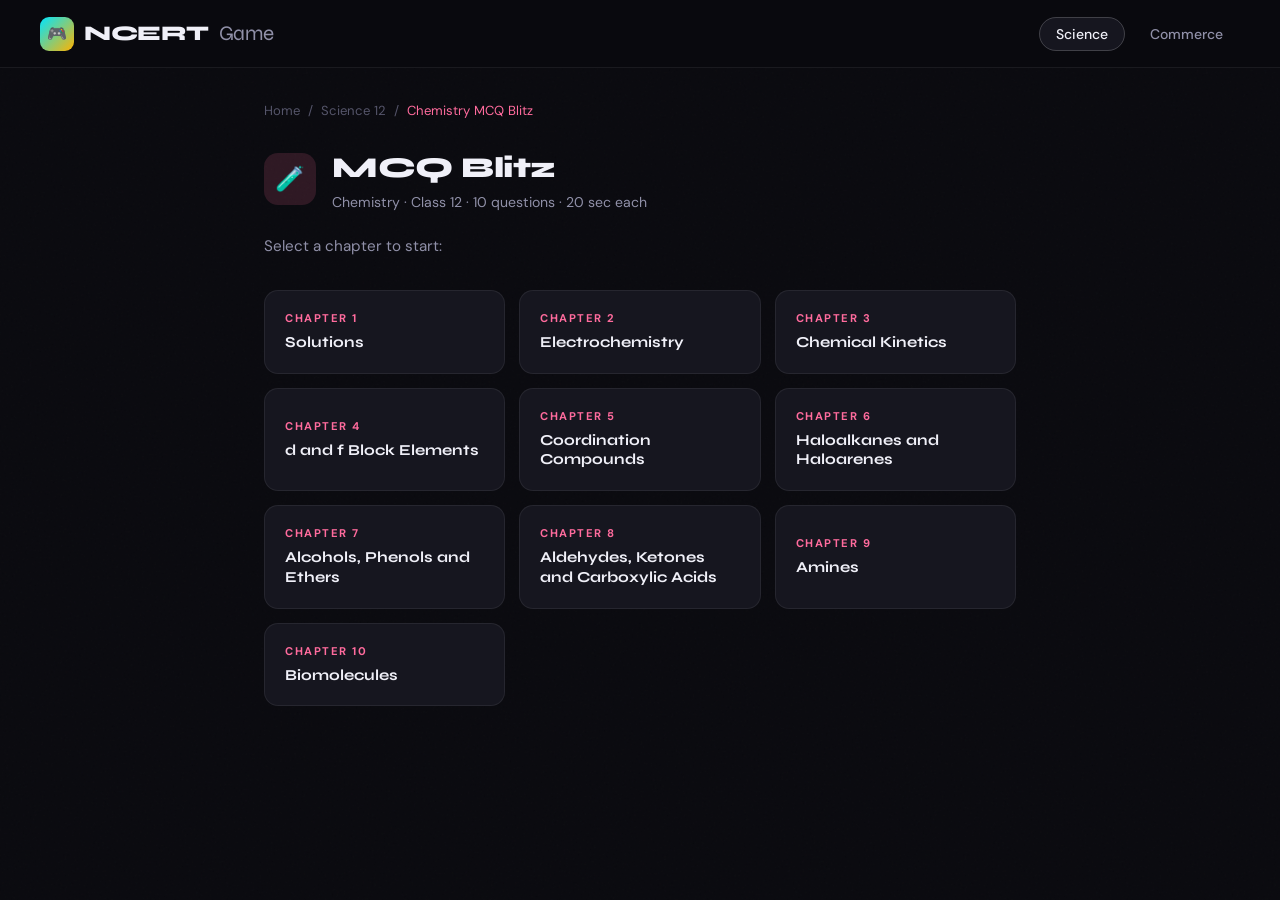
<file: pages/chemistry-12-mcq.html>
<!DOCTYPE html>
<html lang="en">
<head>
  <meta charset="UTF-8" />
  <meta name="viewport" content="width=device-width, initial-scale=1.0" />
  <title>Chemistry 12 — MCQ Blitz | NCERT Game</title>
  <link rel="stylesheet" href="../css/style.css" />
  <style>
    .game-wrapper { min-height:100vh; padding:100px 24px 60px; max-width:800px; margin:0 auto; }
    .screen { display:none; }
    .screen.active { display:block; animation:fadeUp 0.4s ease both; }
    .chapter-grid { display:grid; grid-template-columns:repeat(auto-fill,minmax(220px,1fr)); gap:14px; margin-top:32px; }
    .chapter-btn { background:var(--bg-card); border:1px solid var(--border); border-radius:var(--radius-md); padding:20px; cursor:pointer; transition:all 0.25s var(--ease); text-align:left; color:var(--text-primary); font-family:var(--font-body); }
    .chapter-btn:hover { background:var(--bg-card-hover); border-color:rgba(255,107,157,0.4); transform:translateY(-3px); box-shadow:0 10px 30px rgba(255,107,157,0.1); }
    .chapter-btn .ch-num { font-size:0.7rem; font-weight:700; letter-spacing:1.5px; text-transform:uppercase; color:var(--chemistry); margin-bottom:8px; }
    .chapter-btn .ch-name { font-family:var(--font-display); font-size:0.95rem; font-weight:700; line-height:1.3; }
    .loading-wrap { text-align:center; padding:80px 20px; }
    .loading-spinner { width:56px; height:56px; border:3px solid var(--border); border-top-color:var(--chemistry); border-radius:50%; animation:spin 0.8s linear infinite; margin:0 auto 24px; }
    @keyframes spin { to { transform:rotate(360deg); } }
    .loading-wrap h3 { font-family:var(--font-display); font-size:1.2rem; margin-bottom:8px; }
    .loading-wrap p { color:var(--text-secondary); font-size:0.9rem; }
    .game-header { display:flex; align-items:center; justify-content:space-between; margin-bottom:32px; padding:16px 20px; background:var(--bg-card); border:1px solid var(--border); border-radius:var(--radius-md); }
    .game-progress { font-size:0.85rem; color:var(--text-secondary); font-weight:500; }
    .game-progress span { color:var(--chemistry); font-weight:700; }
    .game-score { font-family:var(--font-display); font-size:1rem; font-weight:700; }
    .game-score .score-num { color:var(--chemistry); }
    .timer-circle { width:44px; height:44px; border-radius:50%; border:3px solid var(--border); display:grid; place-items:center; font-family:var(--font-display); font-size:1rem; font-weight:800; transition:border-color 0.3s,color 0.3s; }
    .timer-circle.warning { border-color:#ff9f45; color:#ff9f45; }
    .timer-circle.danger { border-color:#ff6b6b; color:#ff6b6b; animation:timerPulse 0.5s infinite alternate; }
    @keyframes timerPulse { from{transform:scale(1);} to{transform:scale(1.1);} }
    .progress-bar-wrap { height:4px; background:var(--border); border-radius:999px; margin-bottom:32px; overflow:hidden; }
    .progress-bar-fill { height:100%; background:linear-gradient(90deg,var(--chemistry),#ff9f45); border-radius:999px; transition:width 0.4s var(--ease); }
    .question-card { background:var(--bg-card); border:1px solid var(--border); border-radius:var(--radius-lg); padding:32px; margin-bottom:24px; }
    .question-tag { display:inline-block; font-size:0.7rem; font-weight:700; letter-spacing:1.5px; text-transform:uppercase; color:var(--chemistry); background:rgba(255,107,157,0.12); border:1px solid rgba(255,107,157,0.2); padding:4px 12px; border-radius:999px; margin-bottom:16px; }
    .question-text { font-family:var(--font-display); font-size:1.15rem; font-weight:700; line-height:1.5; letter-spacing:-0.3px; }
    .options-grid { display:grid; grid-template-columns:1fr 1fr; gap:12px; }
    .option-btn { background:var(--bg-card); border:1px solid var(--border); border-radius:var(--radius-md); padding:16px 20px; cursor:pointer; transition:all 0.2s var(--ease); text-align:left; color:var(--text-primary); font-family:var(--font-body); font-size:0.9rem; line-height:1.4; display:flex; align-items:flex-start; gap:12px; }
    .option-btn:hover:not(:disabled) { background:var(--bg-card-hover); border-color:rgba(255,107,157,0.4); transform:translateY(-2px); }
    .option-btn:disabled { cursor:not-allowed; }
    .option-label { width:24px; height:24px; border-radius:6px; background:var(--bg); border:1px solid var(--border); display:grid; place-items:center; font-size:0.75rem; font-weight:700; flex-shrink:0; transition:all 0.2s; }
    .option-btn.correct { background:rgba(86,207,145,0.1); border-color:rgba(86,207,145,0.5); animation:correctPop 0.4s var(--ease-spring); }
    .option-btn.correct .option-label { background:var(--biology); border-color:var(--biology); color:#000; }
    .option-btn.wrong { background:rgba(255,107,107,0.1); border-color:rgba(255,107,107,0.5); animation:wrongShake 0.4s ease; }
    .option-btn.wrong .option-label { background:var(--economics); border-color:var(--economics); color:#fff; }
    @keyframes correctPop { 0%{transform:scale(1);} 50%{transform:scale(1.03);} 100%{transform:scale(1);} }
    @keyframes wrongShake { 0%,100%{transform:translateX(0);} 25%{transform:translateX(-6px);} 75%{transform:translateX(6px);} }
    .explanation-box { margin-top:16px; padding:16px 20px; border-radius:var(--radius-md); font-size:0.88rem; line-height:1.6; display:none; animation:fadeUp 0.3s ease both; }
    .explanation-box.correct-exp { background:rgba(86,207,145,0.08); border:1px solid rgba(86,207,145,0.2); color:var(--biology); }
    .explanation-box.wrong-exp { background:rgba(255,107,107,0.08); border:1px solid rgba(255,107,107,0.2); color:#ff9999; }
    .next-btn { width:100%; margin-top:20px; padding:16px; border-radius:var(--radius-md); background:var(--chemistry); color:#000; font-family:var(--font-display); font-size:1rem; font-weight:700; border:none; cursor:pointer; transition:all 0.25s var(--ease-spring); display:none; }
    .next-btn:hover { transform:translateY(-2px); box-shadow:0 8px 24px rgba(255,107,157,0.3); }
    .results-wrap { text-align:center; padding:40px 20px; }
    .results-emoji { font-size:4rem; margin-bottom:16px; animation:bounceIn 0.6s var(--ease-spring); }
    @keyframes bounceIn { 0%{transform:scale(0);opacity:0;} 60%{transform:scale(1.2);} 100%{transform:scale(1);opacity:1;} }
    .results-wrap h2 { font-family:var(--font-display); font-size:2rem; font-weight:800; margin-bottom:8px; letter-spacing:-1px; }
    .results-wrap .subtitle { color:var(--text-secondary); margin-bottom:40px; }
    .score-big { display:inline-flex; align-items:baseline; gap:4px; font-family:var(--font-display); font-size:5rem; font-weight:800; color:var(--chemistry); margin-bottom:8px; line-height:1; }
    .score-big .out-of { font-size:2rem; color:var(--text-secondary); }
    .score-label { font-size:0.85rem; color:var(--text-muted); text-transform:uppercase; letter-spacing:1px; margin-bottom:40px; }
    .results-stats { display:flex; gap:20px; justify-content:center; margin-bottom:40px; flex-wrap:wrap; }
    .result-stat { background:var(--bg-card); border:1px solid var(--border); border-radius:var(--radius-md); padding:20px 28px; min-width:120px; }
    .result-stat .rs-num { font-family:var(--font-display); font-size:1.8rem; font-weight:800; margin-bottom:4px; }
    .result-stat .rs-label { font-size:0.75rem; color:var(--text-muted); text-transform:uppercase; letter-spacing:0.8px; }
    .results-actions { display:flex; gap:12px; justify-content:center; flex-wrap:wrap; }
    .btn-retry { padding:14px 32px; border-radius:999px; background:var(--chemistry); color:#000; font-family:var(--font-display); font-size:0.95rem; font-weight:700; border:none; cursor:pointer; transition:all 0.25s var(--ease-spring); }
    .btn-retry:hover { transform:translateY(-2px); box-shadow:0 8px 24px rgba(255,107,157,0.3); }
    .btn-back { padding:14px 32px; border-radius:999px; background:transparent; color:var(--text-secondary); font-family:var(--font-display); font-size:0.95rem; font-weight:700; border:1px solid var(--border); cursor:pointer; transition:all 0.25s var(--ease); text-decoration:none; display:inline-flex; align-items:center; }
    .btn-back:hover { background:var(--bg-card); color:var(--text-primary); border-color:var(--border-hover); }
    .error-box { background:rgba(255,107,107,0.08); border:1px solid rgba(255,107,107,0.2); border-radius:var(--radius-md); padding:20px 24px; margin-top:20px; font-size:0.88rem; color:#ff9999; line-height:1.6; display:none; }
    @media (max-width:600px) { .options-grid{grid-template-columns:1fr;} .score-big{font-size:3.5rem;} }
  </style>
</head>
<body>
  <nav class="navbar">
    <a href="../index.html" class="nav-logo">
      <div class="logo-icon">🎮</div>
      NCERT<span>Game</span>
    </a>
    <ul class="nav-links">
      <li><a href="../index.html#science" class="active">Science</a></li>
      <li><a href="../index.html#commerce">Commerce</a></li>
    </ul>
  </nav>

  <div class="game-wrapper">
    <div id="screen-select" class="screen active">
      <div style="display:flex;align-items:center;gap:8px;font-size:0.82rem;color:var(--text-muted);margin-bottom:24px;">
        <a href="../index.html" style="color:var(--text-muted);">Home</a><span>/</span>
        <a href="science-12.html" style="color:var(--text-muted);">Science 12</a><span>/</span>
        <span style="color:var(--chemistry);">Chemistry MCQ Blitz</span>
      </div>
      <div style="display:flex;align-items:center;gap:16px;margin-bottom:8px;">
        <div style="width:52px;height:52px;background:rgba(255,107,157,0.15);border-radius:14px;display:grid;place-items:center;font-size:1.5rem;">🧪</div>
        <div>
          <h1 style="font-family:var(--font-display);font-size:1.8rem;font-weight:800;letter-spacing:-0.5px;">MCQ Blitz</h1>
          <p style="color:var(--text-secondary);font-size:0.88rem;">Chemistry · Class 12 · 10 questions · 20 sec each</p>
        </div>
      </div>
      <p style="color:var(--text-secondary);margin:20px 0 8px;font-size:0.95rem;">Select a chapter to start:</p>
      <div class="chapter-grid" id="chapterGrid"></div>
      <div class="error-box" id="errorBox"><span id="errorMsg"></span></div>
    </div>

    <div id="screen-loading" class="screen">
      <div class="loading-wrap">
        <div class="loading-spinner"></div>
        <h3>Generating your questions...</h3>
        <p id="loadingChapter">Preparing content</p>
      </div>
    </div>

    <div id="screen-game" class="screen">
      <div class="game-header">
        <div class="game-progress">Question <span id="qNum">1</span> of <span id="qTotal">10</span></div>
        <div class="timer-circle" id="timerCircle">20</div>
        <div class="game-score">Score: <span class="score-num" id="scoreDisplay">0</span></div>
      </div>
      <div class="progress-bar-wrap"><div class="progress-bar-fill" id="progressBar" style="width:0%"></div></div>
      <div class="question-card">
        <div class="question-tag" id="questionChapter">Chapter</div>
        <div class="question-text" id="questionText">Loading...</div>
      </div>
      <div class="options-grid" id="optionsGrid"></div>
      <div class="explanation-box" id="explanationBox"></div>
      <button class="next-btn" id="nextBtn" onclick="nextQuestion()">Next Question →</button>
    </div>

    <div id="screen-results" class="screen">
      <div class="results-wrap">
        <div class="results-emoji" id="resultsEmoji">🎉</div>
        <h2 id="resultsTitle">Great job!</h2>
        <p class="subtitle" id="resultsSubtitle">Here's how you did</p>
        <div class="score-big"><span id="finalScore">0</span><span class="out-of">/ <span id="finalTotal">10</span></span></div>
        <div class="score-label">CORRECT ANSWERS</div>
        <div class="results-stats">
          <div class="result-stat"><div class="rs-num" style="color:var(--biology)" id="statCorrect">0</div><div class="rs-label">Correct</div></div>
          <div class="result-stat"><div class="rs-num" style="color:var(--economics)" id="statWrong">0</div><div class="rs-label">Wrong</div></div>
          <div class="result-stat"><div class="rs-num" style="color:var(--maths)" id="statPercent">0%</div><div class="rs-label">Score</div></div>
        </div>
        <div class="results-actions">
          <button class="btn-retry" onclick="retryGame()">🔄 Play Again</button>
          <a href="science-12.html" class="btn-back">← Back to Science 12</a>
        </div>
      </div>
    </div>
  </div>

  <script>
    const CHAPTERS = [
      {num:1,name:'Solutions'},
      {num:2,name:'Electrochemistry'},
      {num:3,name:'Chemical Kinetics'},
      {num:4,name:'d and f Block Elements'},
      {num:5,name:'Coordination Compounds'},
      {num:6,name:'Haloalkanes and Haloarenes'},
      {num:7,name:'Alcohols, Phenols and Ethers'},
      {num:8,name:'Aldehydes, Ketones and Carboxylic Acids'},
      {num:9,name:'Amines'},
      {num:10,name:'Biomolecules'},
    ];

    const BACKUP = {
      1:[
        {q:"A solution that cannot dissolve more solute at given temperature is called:",options:["Unsaturated","Saturated","Supersaturated","Dilute"],answer:1,exp:"A saturated solution contains maximum amount of solute that can dissolve at a given temperature."},
        {q:"Henry's law states that:",options:["Pressure is proportional to volume","Solubility of gas is proportional to its partial pressure","Vapour pressure depends on temperature","Osmotic pressure = MRT"],answer:1,exp:"Henry's law: p = KH × x, solubility of a gas in liquid is directly proportional to partial pressure of the gas."},
        {q:"Raoult's law states that:",options:["Partial vapour pressure of component = mole fraction × vapour pressure of pure component","Total pressure = sum of partial pressures","Osmotic pressure = CRT","Boiling point increases with pressure"],answer:0,exp:"Raoult's law: PA = xA × P°A. Partial vapour pressure of component A equals its mole fraction times vapour pressure of pure A."},
        {q:"Elevation of boiling point is a:",options:["Colligative property","Additive property","Constitutive property","None of these"],answer:0,exp:"Elevation of boiling point is a colligative property — depends only on number of solute particles, not their nature."},
        {q:"Osmosis is movement of solvent from:",options:["Higher to lower concentration","Lower to higher concentration","Higher to lower pressure","Any direction"],answer:1,exp:"Osmosis: solvent molecules move from lower solute concentration (higher solvent concentration) to higher solute concentration through semipermeable membrane."},
        {q:"Van't Hoff factor (i) for NaCl in water is approximately:",options:["1","2","3","0.5"],answer:1,exp:"NaCl dissociates into Na⁺ and Cl⁻, giving 2 ions. So i ≈ 2 for complete dissociation."},
        {q:"Depression in freezing point (ΔTf) =",options:["Kf × m","Kb × m","Kf / m","m / Kf"],answer:0,exp:"ΔTf = Kf × m, where Kf is cryoscopic constant and m is molality of solution."},
        {q:"Molality is defined as:",options:["Moles of solute per litre of solution","Moles of solute per kg of solvent","Mass of solute per litre","Moles per mole of solvent"],answer:1,exp:"Molality (m) = moles of solute / mass of solvent in kg. Unlike molarity, it doesn't change with temperature."},
        {q:"Which of the following shows positive deviation from Raoult's law?",options:["Chloroform + Acetone","Water + HCl","Ethanol + Water","Benzene + Toluene"],answer:2,exp:"Ethanol + Water shows positive deviation — A-B interactions weaker than A-A and B-B, leading to higher vapour pressure than expected."},
        {q:"Osmotic pressure (π) =",options:["nRT/V","CRT","MRT","All of the above"],answer:3,exp:"Osmotic pressure π = CRT = MRT = nRT/V, where C/M is molar concentration, R is gas constant, T is temperature."},
      ],
      2:[
        {q:"Electrochemistry deals with:",options:["Chemical energy only","Relationship between electrical and chemical energy","Electrical energy only","Nuclear energy"],answer:1,exp:"Electrochemistry studies the relationship between electrical energy and chemical reactions (redox reactions)."},
        {q:"In an electrolytic cell, oxidation occurs at:",options:["Cathode","Anode","Both electrodes","Electrolyte"],answer:1,exp:"In electrolytic cell: oxidation at anode (connected to positive terminal), reduction at cathode."},
        {q:"Standard hydrogen electrode has potential:",options:["+1 V","−1 V","0 V","0.5 V"],answer:2,exp:"Standard Hydrogen Electrode (SHE) is assigned E° = 0.00 V by convention. Used as reference electrode."},
        {q:"Faraday's first law states:",options:["Amount deposited is proportional to current","Amount deposited is proportional to charge passed","Amount deposited is proportional to time","Amount deposited is proportional to voltage"],answer:1,exp:"Faraday's first law: mass deposited (m) ∝ charge passed (Q). m = ZQ = ZIt, where Z is electrochemical equivalent."},
        {q:"1 Faraday =",options:["96500 C","9650 C","965 C","6.02×10²³ C"],answer:0,exp:"1 Faraday = 96500 C/mol = charge of 1 mole of electrons = Avogadro's number × charge of electron."},
        {q:"The conductance of a solution increases with:",options:["Decreasing temperature","Decreasing concentration","Increasing dilution","Increasing concentration only"],answer:2,exp:"Molar conductance increases with dilution because more ions are available for conduction as ion-ion interactions decrease."},
        {q:"EMF of a cell is measured using:",options:["Ammeter","Voltmeter","Potentiometer","Galvanometer"],answer:2,exp:"EMF is accurately measured by potentiometer (null method) because it draws no current from the cell."},
        {q:"Nernst equation relates EMF to:",options:["Temperature only","Concentration of ions","Both temperature and concentration","Pressure only"],answer:1,exp:"Nernst equation: E = E° - (RT/nF)lnQ relates cell EMF to concentration of reactants and products."},
        {q:"In a galvanic cell, the salt bridge:",options:["Provides electrons","Maintains electrical neutrality","Produces electricity","Stores electricity"],answer:1,exp:"Salt bridge maintains electrical neutrality by allowing migration of ions between half-cells, completing the circuit."},
        {q:"Corrosion of iron is an example of:",options:["Electrolysis","Galvanic cell action","Both A and B","Faradaic process"],answer:1,exp:"Corrosion (rusting) is an electrochemical process — iron acts as anode (oxidized) and forms galvanic cells with impurities."},
      ],
      3:[
        {q:"Rate of reaction depends on:",options:["Concentration of reactants","Temperature","Catalyst","All of the above"],answer:3,exp:"Rate of reaction depends on concentration, temperature, catalyst, and nature of reactants."},
        {q:"The unit of rate constant for first order reaction is:",options:["mol/L/s","1/s","mol/L²/s","L/mol/s"],answer:1,exp:"For first order reaction, rate = k[A]. So k = rate/[A] = (mol/L/s)/(mol/L) = s⁻¹ or 1/s."},
        {q:"Activation energy is:",options:["Energy released in reaction","Minimum energy needed to start reaction","Energy of products","Energy difference between reactants and products"],answer:1,exp:"Activation energy (Ea) is the minimum energy that colliding molecules must have for a reaction to occur."},
        {q:"Arrhenius equation is:",options:["k = Ae^(Ea/RT)","k = Ae^(-Ea/RT)","k = A/Ea","k = RT/Ea"],answer:1,exp:"Arrhenius equation: k = Ae^(-Ea/RT), where A is frequency factor, Ea is activation energy, R is gas constant, T is temperature."},
        {q:"For a zero order reaction, rate =",options:["k[A]","k[A]²","k","k/[A]"],answer:2,exp:"For zero order reaction, rate = k (constant). Rate is independent of reactant concentration."},
        {q:"Half life of first order reaction is:",options:["0.693/k","k/0.693","0.693×k","1/k"],answer:0,exp:"t½ = 0.693/k for first order reactions. It's independent of initial concentration — unique feature of first order."},
        {q:"A catalyst increases reaction rate by:",options:["Increasing activation energy","Decreasing activation energy","Increasing temperature","Changing equilibrium position"],answer:1,exp:"A catalyst provides an alternative pathway with lower activation energy, increasing the rate without being consumed."},
        {q:"The order of reaction is determined by:",options:["Stoichiometry","Experiment","Both","Mechanism only"],answer:1,exp:"Order of reaction is determined experimentally. It may or may not match stoichiometric coefficients."},
        {q:"Molecularity of a reaction is:",options:["Always equal to order","Number of molecules in rate-determining step","Determined by experiment","Can be fractional"],answer:1,exp:"Molecularity = number of molecules/ions participating in elementary step. Always a whole number (1, 2, or rarely 3)."},
        {q:"For a reaction, if concentration doubles and rate quadruples, the order is:",options:["1","2","3","0"],answer:1,exp:"Rate = k[A]ⁿ. If [A] doubles, rate = k(2[A])ⁿ = 2ⁿ × rate. 2ⁿ = 4 means n = 2. Second order."},
      ],
      10:[
        {q:"Which of the following is a carbohydrate?",options:["Insulin","Glucose","Haemoglobin","Cholesterol"],answer:1,exp:"Glucose (C₆H₁₂O₆) is a monosaccharide carbohydrate. Insulin is protein, haemoglobin is protein, cholesterol is lipid."},
        {q:"The monomer of proteins is:",options:["Glucose","Fatty acids","Amino acids","Nucleotides"],answer:2,exp:"Proteins are polymers of amino acids joined by peptide bonds. There are 20 standard amino acids."},
        {q:"DNA contains which sugar?",options:["Ribose","Deoxyribose","Glucose","Fructose"],answer:1,exp:"DNA contains deoxyribose sugar (2'-deoxyribose). RNA contains ribose sugar."},
        {q:"Enzymes are:",options:["Lipids","Carbohydrates","Biological catalysts (proteins)","Nucleic acids"],answer:2,exp:"Enzymes are biological catalysts made of proteins. They speed up biochemical reactions without being consumed."},
        {q:"The linkage between amino acids in proteins is called:",options:["Glycosidic bond","Peptide bond","Ester bond","Hydrogen bond"],answer:1,exp:"Peptide bond (−CO−NH−) forms between carboxyl group of one amino acid and amino group of another, releasing water."},
        {q:"Which vitamin is synthesized by our body in sunlight?",options:["Vitamin A","Vitamin B","Vitamin C","Vitamin D"],answer:3,exp:"Vitamin D is synthesized in skin when exposed to UV radiation from sunlight. Deficiency causes rickets."},
        {q:"The double helix structure of DNA was proposed by:",options:["Mendel and Morgan","Watson and Crick","Pauling and Corey","Franklin and Wilkins"],answer:1,exp:"James Watson and Francis Crick proposed the double helix structure of DNA in 1953, based on X-ray data."},
        {q:"Sucrose is a:",options:["Monosaccharide","Disaccharide","Polysaccharide","Trisaccharide"],answer:1,exp:"Sucrose (table sugar) is a disaccharide made of glucose + fructose joined by glycosidic bond."},
        {q:"Which of the following is a fat-soluble vitamin?",options:["Vitamin C","Vitamin B complex","Vitamin A","All vitamins"],answer:2,exp:"Fat-soluble vitamins: A, D, E, K. Water-soluble: B complex and C. Vitamin A is stored in liver."},
        {q:"Nucleotides consist of:",options:["Sugar + base","Sugar + phosphate","Sugar + base + phosphate","Base + phosphate"],answer:2,exp:"A nucleotide = nitrogenous base + pentose sugar + phosphate group. Nucleotides are monomers of DNA and RNA."},
      ],
    };

    let currentChapter=null,questions=[],currentQ=0,score=0,timer=null,timeLeft=20,answered=false;

    function showScreen(id){document.querySelectorAll('.screen').forEach(s=>s.classList.remove('active'));document.getElementById(id).classList.add('active');}
    function shuffle(arr){const a=[...arr];for(let i=a.length-1;i>0;i--){const j=Math.floor(Math.random()*(i+1));[a[i],a[j]]=[a[j],a[i]];}return a;}
    function showError(msg){const box=document.getElementById('errorBox');document.getElementById('errorMsg').textContent=msg;box.style.display='block';}
    function getBackup(num){if(BACKUP[num])return shuffle(BACKUP[num]).slice(0,10);return [{q:`Backup questions for this chapter coming soon!`,options:["Okay","Got it","Sure","Fine"],answer:0,exp:"Please check back soon."}];}

    async function fetchQuestions(chapter){
      try{
        const res=await fetch('/.netlify/functions/ask-groq',{method:'POST',headers:{'Content-Type':'application/json'},body:JSON.stringify({chapter:chapter.num,chapterName:chapter.name,subject:'Chemistry',classNum:'12'})});
        const data=await res.json();
        if(data.questions&&data.questions.length>=5)return data.questions;
        throw new Error('Invalid response');
      }catch(err){
        console.warn('Netlify function failed:',err);
        showError('Using backup questions. AI unavailable.');
        return getBackup(chapter.num);
      }
    }

    function startTimer(){clearInterval(timer);timeLeft=20;updateTimerDisplay();timer=setInterval(()=>{timeLeft--;updateTimerDisplay();if(timeLeft<=0){clearInterval(timer);timeUp();}},1000);}
    function updateTimerDisplay(){const el=document.getElementById('timerCircle');el.textContent=timeLeft;el.className='timer-circle';if(timeLeft<=5)el.classList.add('danger');else if(timeLeft<=10)el.classList.add('warning');}
    function timeUp(){if(!answered){answered=true;revealAnswer(-1);}}

    function loadQuestion(){
      if(currentQ>=questions.length){showResults();return;}
      answered=false;
      const q=questions[currentQ];
      document.getElementById('qNum').textContent=currentQ+1;
      document.getElementById('qTotal').textContent=questions.length;
      document.getElementById('scoreDisplay').textContent=score;
      document.getElementById('questionChapter').textContent=`Chapter ${currentChapter.num}`;
      document.getElementById('questionText').textContent=q.q;
      document.getElementById('progressBar').style.width=`${(currentQ/questions.length)*100}%`;
      const grid=document.getElementById('optionsGrid');
      grid.innerHTML='';
      ['A','B','C','D'].forEach((label,i)=>{
        if(!q.options[i])return;
        const btn=document.createElement('button');
        btn.className='option-btn';
        btn.innerHTML=`<span class="option-label">${label}</span><span>${q.options[i]}</span>`;
        btn.onclick=()=>selectAnswer(i);
        grid.appendChild(btn);
      });
      document.getElementById('explanationBox').style.display='none';
      document.getElementById('explanationBox').className='explanation-box';
      document.getElementById('nextBtn').style.display='none';
      startTimer();
    }

    function selectAnswer(idx){if(answered)return;answered=true;clearInterval(timer);revealAnswer(idx);}

    function revealAnswer(selected){
      const q=questions[currentQ];
      const btns=document.querySelectorAll('.option-btn');
      const isCorrect=selected===q.answer;
      if(isCorrect)score++;
      btns.forEach((btn,i)=>{btn.disabled=true;if(i===q.answer)btn.classList.add('correct');else if(i===selected)btn.classList.add('wrong');});
      const expBox=document.getElementById('explanationBox');
      expBox.style.display='block';
      expBox.className=`explanation-box ${isCorrect?'correct-exp':'wrong-exp'}`;
      expBox.innerHTML=isCorrect?`✅ <strong>Correct!</strong> ${q.exp}`:`❌ <strong>${selected===-1?"Time's up!":"Wrong."}</strong> Correct: <strong>${q.options[q.answer]}</strong>. ${q.exp}`;
      document.getElementById('nextBtn').style.display='block';
      document.getElementById('scoreDisplay').textContent=score;
    }

    function nextQuestion(){currentQ++;loadQuestion();}

    function showResults(){
      clearInterval(timer);
      const total=questions.length,wrong=total-score,percent=Math.round((score/total)*100);
      document.getElementById('finalScore').textContent=score;
      document.getElementById('finalTotal').textContent=total;
      document.getElementById('statCorrect').textContent=score;
      document.getElementById('statWrong').textContent=wrong;
      document.getElementById('statPercent').textContent=percent+'%';
      let emoji,title,subtitle;
      if(percent===100){emoji='🏆';title='Perfect Score!';subtitle='Chemistry 12 genius!';}
      else if(percent>=80){emoji='🎉';title='Excellent!';subtitle='Board exam ready!';}
      else if(percent>=60){emoji='👍';title='Good job!';subtitle='Keep it up!';}
      else if(percent>=40){emoji='📚';title='Keep Studying!';subtitle='Review and try again.';}
      else{emoji='💪';title="Don't Give Up!";subtitle='Practice makes perfect!';}
      document.getElementById('resultsEmoji').textContent=emoji;
      document.getElementById('resultsTitle').textContent=title;
      document.getElementById('resultsSubtitle').textContent=subtitle;
      document.getElementById('progressBar').style.width='100%';
      showScreen('screen-results');
    }

    function retryGame(){startGame(currentChapter);}

    async function startGame(chapter){
      currentChapter=chapter;score=0;currentQ=0;
      showScreen('screen-loading');
      document.getElementById('loadingChapter').textContent=`Chapter ${chapter.num}: ${chapter.name}`;
      questions=await fetchQuestions(chapter);
      showScreen('screen-game');
      loadQuestion();
    }

    function init(){
      const grid=document.getElementById('chapterGrid');
      CHAPTERS.forEach(ch=>{
        const btn=document.createElement('button');
        btn.className='chapter-btn';
        btn.innerHTML=`<div class="ch-num">Chapter ${ch.num}</div><div class="ch-name">${ch.name}</div>`;
        btn.onclick=()=>startGame(ch);
        grid.appendChild(btn);
      });
    }

    document.addEventListener('DOMContentLoaded',init);
  </script>
</body>
</html>
</file>
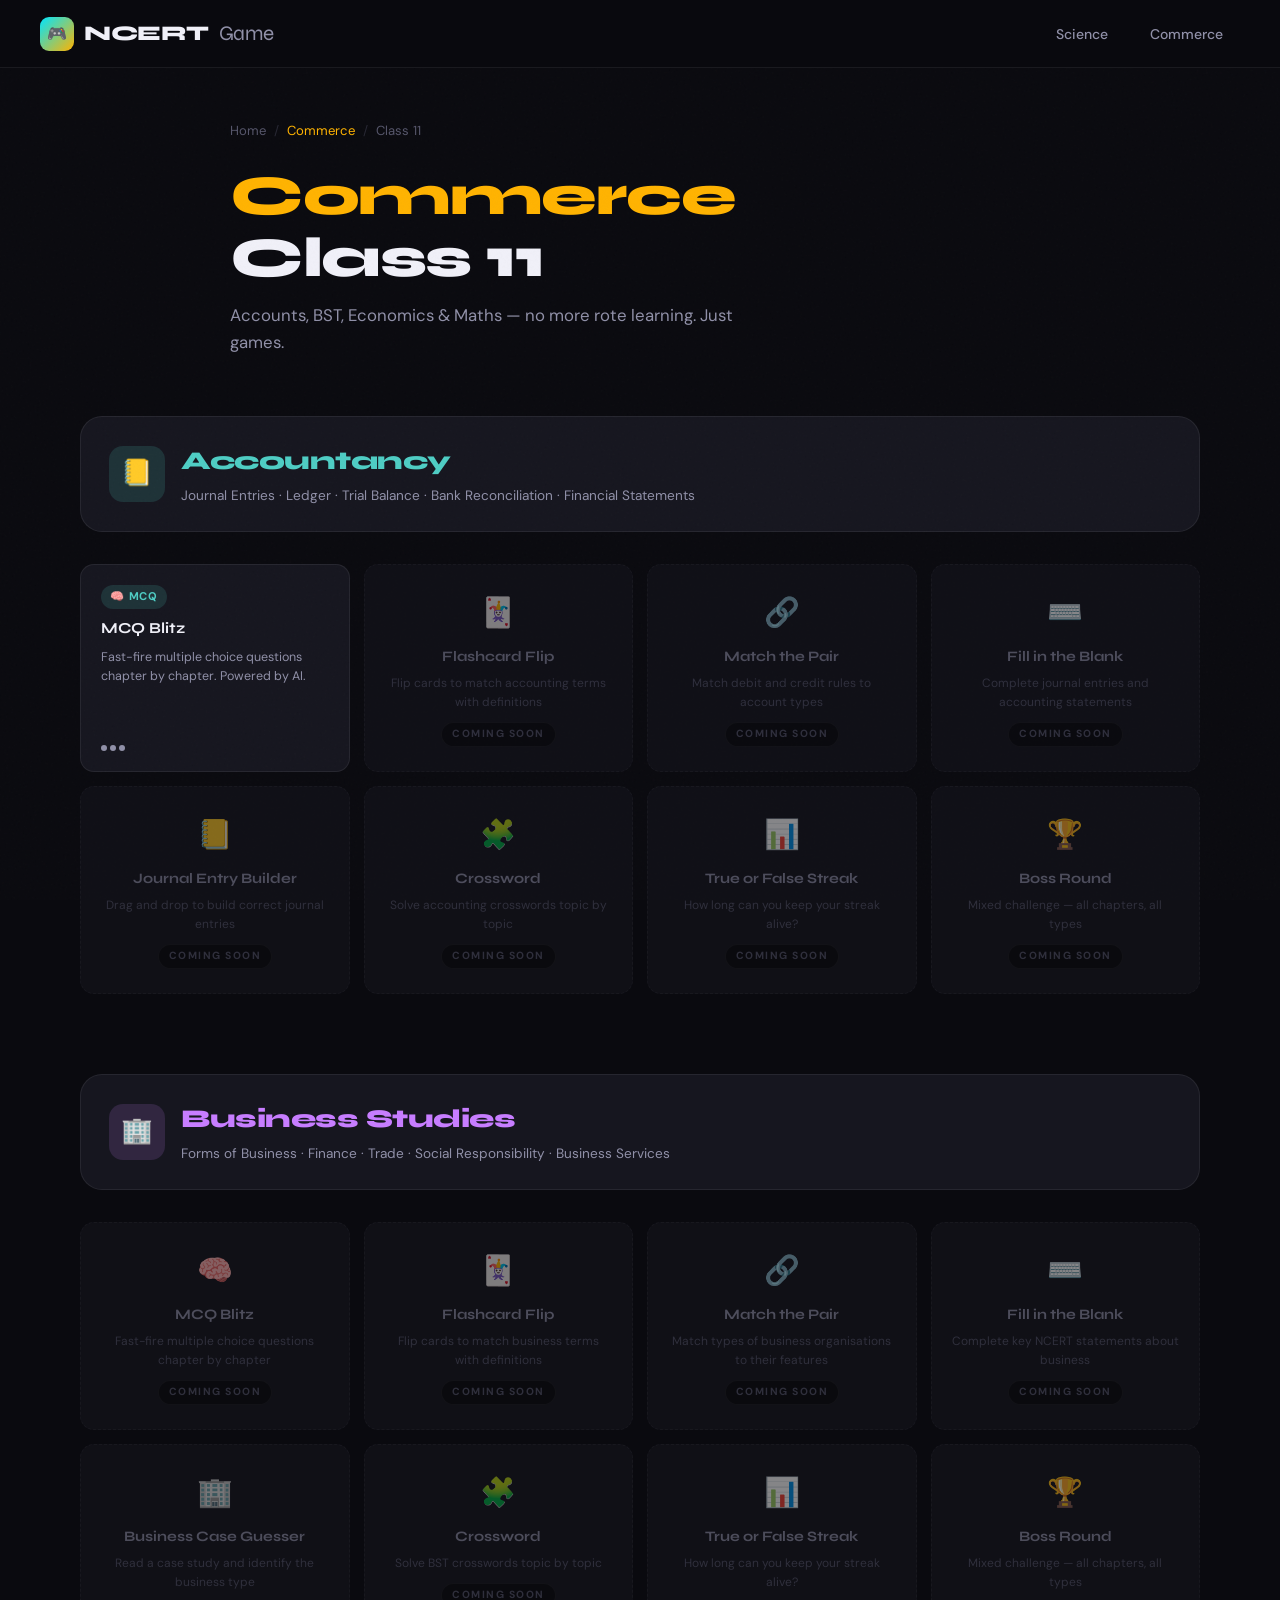
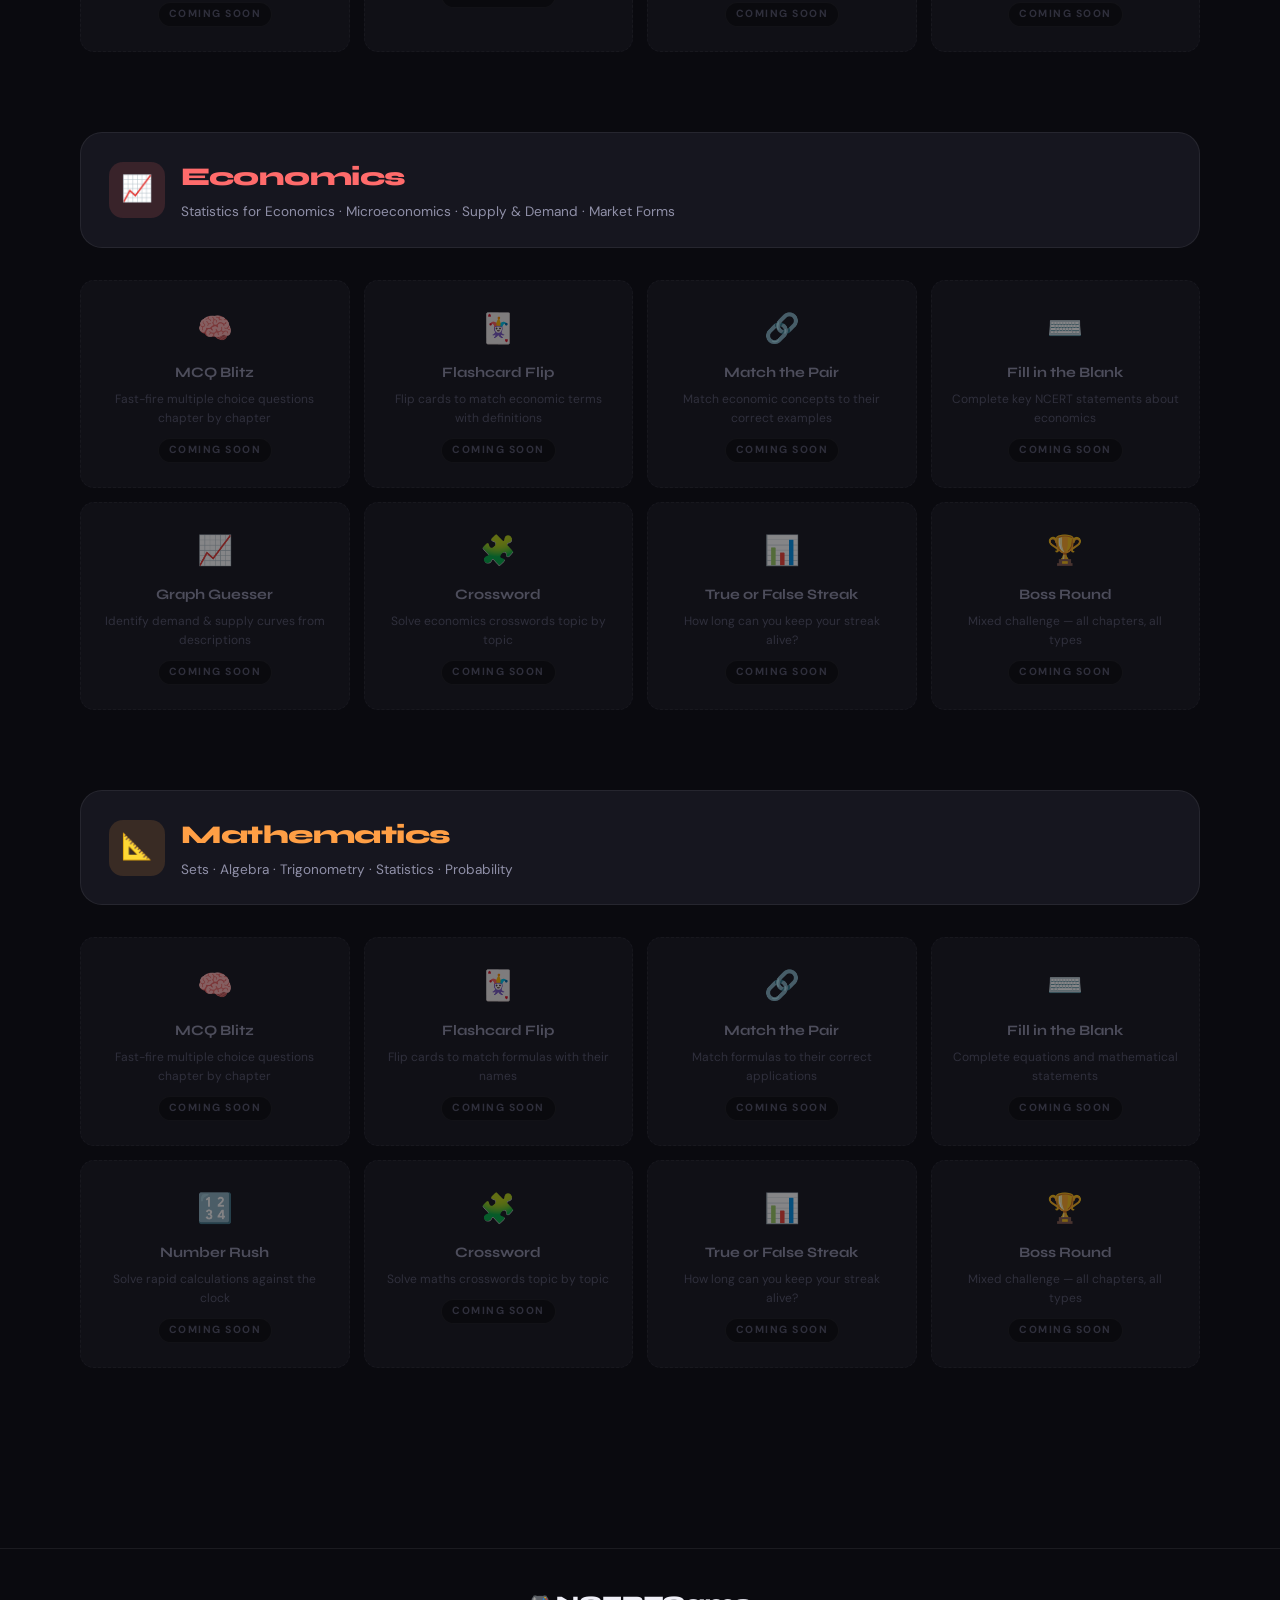
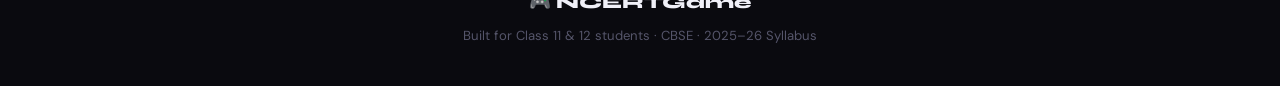
<file: pages/commerce-11.html>
<!DOCTYPE html>
<html lang="en">
<head>
  <meta charset="UTF-8" />
  <meta name="viewport" content="width=device-width, initial-scale=1.0" />
  <title>Commerce Class 11 — NCERT Game</title>
  <link rel="stylesheet" href="../css/style.css" />
  <style>
    .subject-section { margin-bottom: 80px; }

    .subject-heading {
      display: flex;
      align-items: center;
      gap: 16px;
      margin-bottom: 32px;
      padding: 24px 28px;
      background: var(--bg-card);
      border: 1px solid var(--border);
      border-radius: var(--radius-lg);
    }

    .subject-heading .icon {
      width: 56px; height: 56px;
      border-radius: var(--radius-md);
      display: grid;
      place-items: center;
      font-size: 1.6rem;
      flex-shrink: 0;
    }

    .subject-heading h2 {
      font-family: var(--font-display);
      font-size: 1.6rem;
      font-weight: 800;
      letter-spacing: -0.5px;
    }

    .subject-heading p {
      font-size: 0.85rem;
      color: var(--text-secondary);
      margin-top: 3px;
    }

    .coming-soon-grid {
      display: grid;
      grid-template-columns: repeat(auto-fill, minmax(220px, 1fr));
      gap: 14px;
    }

    .game-placeholder {
      background: var(--bg-card);
      border: 1px dashed var(--border);
      border-radius: var(--radius-md);
      padding: 24px 20px;
      text-align: center;
      opacity: 0.5;
    }

    .game-placeholder .placeholder-icon {
      font-size: 1.8rem;
      margin-bottom: 10px;
    }

    .game-placeholder h4 {
      font-family: var(--font-display);
      font-size: 0.9rem;
      font-weight: 700;
      margin-bottom: 6px;
      color: var(--text-secondary);
    }

    .game-placeholder p {
      font-size: 0.75rem;
      color: var(--text-muted);
    }

    .soon-tag {
      display: inline-block;
      margin-top: 10px;
      font-size: 0.65rem;
      font-weight: 700;
      letter-spacing: 1.5px;
      text-transform: uppercase;
      padding: 3px 10px;
      border-radius: 999px;
      background: var(--bg);
      border: 1px solid var(--border);
      color: var(--text-muted);
    }
  </style>
</head>
<body>

  <!-- NAVBAR -->
  <nav class="navbar">
    <a href="../index.html" class="nav-logo">
      <div class="logo-icon">🎮</div>
      NCERT<span>Game</span>
    </a>
    <ul class="nav-links">
      <li><a href="../index.html#science">Science</a></li>
      <li><a href="../index.html#commerce" class="active">Commerce</a></li>
    </ul>
  </nav>

  <!-- PAGE HERO -->
  <div class="page-hero">
    <div class="breadcrumb">
      <a href="../index.html">Home</a>
      <span class="sep">/</span>
      <span class="text-commerce">Commerce</span>
      <span class="sep">/</span>
      <span>Class 11</span>
    </div>
    <h1><span class="text-commerce">Commerce</span><br />Class 11</h1>
    <p>Accounts, BST, Economics & Maths — no more rote learning. Just games.</p>
  </div>

  <!-- GAMES SECTION -->
  <div class="games-section">

    <!-- ── ACCOUNTANCY ── -->
    <div class="subject-section" id="accounts">
      <div class="subject-heading">
        <div class="icon" style="background:rgba(78,205,196,0.15);">📒</div>
        <div>
          <h2 style="color:var(--accounts)">Accountancy</h2>
          <p>Journal Entries · Ledger · Trial Balance · Bank Reconciliation · Financial Statements</p>
        </div>
      </div>
      <div class="coming-soon-grid">
       <a href="accounts-11-mcq.html" class="game-card" style="text-decoration:none;">
  <div class="game-type-badge" style="background:rgba(78,205,196,0.15);color:var(--accounts);">🧠 MCQ</div>
  <h4>MCQ Blitz</h4>
  <p>Fast-fire multiple choice questions chapter by chapter. Powered by AI.</p>
  <div class="game-difficulty">
    <div class="difficulty-dot filled"></div>
    <div class="difficulty-dot filled"></div>
    <div class="difficulty-dot filled"></div>
  </div>
</a>
        <div class="game-placeholder">
          <div class="placeholder-icon">🃏</div>
          <h4>Flashcard Flip</h4>
          <p>Flip cards to match accounting terms with definitions</p>
          <span class="soon-tag">Coming Soon</span>
        </div>
        <div class="game-placeholder">
          <div class="placeholder-icon">🔗</div>
          <h4>Match the Pair</h4>
          <p>Match debit and credit rules to account types</p>
          <span class="soon-tag">Coming Soon</span>
        </div>
        <div class="game-placeholder">
          <div class="placeholder-icon">⌨️</div>
          <h4>Fill in the Blank</h4>
          <p>Complete journal entries and accounting statements</p>
          <span class="soon-tag">Coming Soon</span>
        </div>
        <div class="game-placeholder">
          <div class="placeholder-icon">📒</div>
          <h4>Journal Entry Builder</h4>
          <p>Drag and drop to build correct journal entries</p>
          <span class="soon-tag">Coming Soon</span>
        </div>
        <div class="game-placeholder">
          <div class="placeholder-icon">🧩</div>
          <h4>Crossword</h4>
          <p>Solve accounting crosswords topic by topic</p>
          <span class="soon-tag">Coming Soon</span>
        </div>
        <div class="game-placeholder">
          <div class="placeholder-icon">📊</div>
          <h4>True or False Streak</h4>
          <p>How long can you keep your streak alive?</p>
          <span class="soon-tag">Coming Soon</span>
        </div>
        <div class="game-placeholder">
          <div class="placeholder-icon">🏆</div>
          <h4>Boss Round</h4>
          <p>Mixed challenge — all chapters, all types</p>
          <span class="soon-tag">Coming Soon</span>
        </div>
      </div>
    </div>

    <!-- ── BUSINESS STUDIES ── -->
    <div class="subject-section" id="bst">
      <div class="subject-heading">
        <div class="icon" style="background:rgba(199,125,255,0.15);">🏢</div>
        <div>
          <h2 style="color:var(--bst)">Business Studies</h2>
          <p>Forms of Business · Finance · Trade · Social Responsibility · Business Services</p>
        </div>
      </div>
      <div class="coming-soon-grid">
        <div class="game-placeholder">
          <div class="placeholder-icon">🧠</div>
          <h4>MCQ Blitz</h4>
          <p>Fast-fire multiple choice questions chapter by chapter</p>
          <span class="soon-tag">Coming Soon</span>
        </div>
        <div class="game-placeholder">
          <div class="placeholder-icon">🃏</div>
          <h4>Flashcard Flip</h4>
          <p>Flip cards to match business terms with definitions</p>
          <span class="soon-tag">Coming Soon</span>
        </div>
        <div class="game-placeholder">
          <div class="placeholder-icon">🔗</div>
          <h4>Match the Pair</h4>
          <p>Match types of business organisations to their features</p>
          <span class="soon-tag">Coming Soon</span>
        </div>
        <div class="game-placeholder">
          <div class="placeholder-icon">⌨️</div>
          <h4>Fill in the Blank</h4>
          <p>Complete key NCERT statements about business</p>
          <span class="soon-tag">Coming Soon</span>
        </div>
        <div class="game-placeholder">
          <div class="placeholder-icon">🏢</div>
          <h4>Business Case Guesser</h4>
          <p>Read a case study and identify the business type</p>
          <span class="soon-tag">Coming Soon</span>
        </div>
        <div class="game-placeholder">
          <div class="placeholder-icon">🧩</div>
          <h4>Crossword</h4>
          <p>Solve BST crosswords topic by topic</p>
          <span class="soon-tag">Coming Soon</span>
        </div>
        <div class="game-placeholder">
          <div class="placeholder-icon">📊</div>
          <h4>True or False Streak</h4>
          <p>How long can you keep your streak alive?</p>
          <span class="soon-tag">Coming Soon</span>
        </div>
        <div class="game-placeholder">
          <div class="placeholder-icon">🏆</div>
          <h4>Boss Round</h4>
          <p>Mixed challenge — all chapters, all types</p>
          <span class="soon-tag">Coming Soon</span>
        </div>
      </div>
    </div>

    <!-- ── ECONOMICS ── -->
    <div class="subject-section" id="economics">
      <div class="subject-heading">
        <div class="icon" style="background:rgba(255,107,107,0.15);">📈</div>
        <div>
          <h2 style="color:var(--economics)">Economics</h2>
          <p>Statistics for Economics · Microeconomics · Supply & Demand · Market Forms</p>
        </div>
      </div>
      <div class="coming-soon-grid">
        <div class="game-placeholder">
          <div class="placeholder-icon">🧠</div>
          <h4>MCQ Blitz</h4>
          <p>Fast-fire multiple choice questions chapter by chapter</p>
          <span class="soon-tag">Coming Soon</span>
        </div>
        <div class="game-placeholder">
          <div class="placeholder-icon">🃏</div>
          <h4>Flashcard Flip</h4>
          <p>Flip cards to match economic terms with definitions</p>
          <span class="soon-tag">Coming Soon</span>
        </div>
        <div class="game-placeholder">
          <div class="placeholder-icon">🔗</div>
          <h4>Match the Pair</h4>
          <p>Match economic concepts to their correct examples</p>
          <span class="soon-tag">Coming Soon</span>
        </div>
        <div class="game-placeholder">
          <div class="placeholder-icon">⌨️</div>
          <h4>Fill in the Blank</h4>
          <p>Complete key NCERT statements about economics</p>
          <span class="soon-tag">Coming Soon</span>
        </div>
        <div class="game-placeholder">
          <div class="placeholder-icon">📈</div>
          <h4>Graph Guesser</h4>
          <p>Identify demand & supply curves from descriptions</p>
          <span class="soon-tag">Coming Soon</span>
        </div>
        <div class="game-placeholder">
          <div class="placeholder-icon">🧩</div>
          <h4>Crossword</h4>
          <p>Solve economics crosswords topic by topic</p>
          <span class="soon-tag">Coming Soon</span>
        </div>
        <div class="game-placeholder">
          <div class="placeholder-icon">📊</div>
          <h4>True or False Streak</h4>
          <p>How long can you keep your streak alive?</p>
          <span class="soon-tag">Coming Soon</span>
        </div>
        <div class="game-placeholder">
          <div class="placeholder-icon">🏆</div>
          <h4>Boss Round</h4>
          <p>Mixed challenge — all chapters, all types</p>
          <span class="soon-tag">Coming Soon</span>
        </div>
      </div>
    </div>

    <!-- ── MATHEMATICS ── -->
    <div class="subject-section" id="maths">
      <div class="subject-heading">
        <div class="icon" style="background:rgba(255,159,69,0.15);">📐</div>
        <div>
          <h2 style="color:var(--maths)">Mathematics</h2>
          <p>Sets · Algebra · Trigonometry · Statistics · Probability</p>
        </div>
      </div>
      <div class="coming-soon-grid">
        <div class="game-placeholder">
          <div class="placeholder-icon">🧠</div>
          <h4>MCQ Blitz</h4>
          <p>Fast-fire multiple choice questions chapter by chapter</p>
          <span class="soon-tag">Coming Soon</span>
        </div>
        <div class="game-placeholder">
          <div class="placeholder-icon">🃏</div>
          <h4>Flashcard Flip</h4>
          <p>Flip cards to match formulas with their names</p>
          <span class="soon-tag">Coming Soon</span>
        </div>
        <div class="game-placeholder">
          <div class="placeholder-icon">🔗</div>
          <h4>Match the Pair</h4>
          <p>Match formulas to their correct applications</p>
          <span class="soon-tag">Coming Soon</span>
        </div>
        <div class="game-placeholder">
          <div class="placeholder-icon">⌨️</div>
          <h4>Fill in the Blank</h4>
          <p>Complete equations and mathematical statements</p>
          <span class="soon-tag">Coming Soon</span>
        </div>
        <div class="game-placeholder">
          <div class="placeholder-icon">🔢</div>
          <h4>Number Rush</h4>
          <p>Solve rapid calculations against the clock</p>
          <span class="soon-tag">Coming Soon</span>
        </div>
        <div class="game-placeholder">
          <div class="placeholder-icon">🧩</div>
          <h4>Crossword</h4>
          <p>Solve maths crosswords topic by topic</p>
          <span class="soon-tag">Coming Soon</span>
        </div>
        <div class="game-placeholder">
          <div class="placeholder-icon">📊</div>
          <h4>True or False Streak</h4>
          <p>How long can you keep your streak alive?</p>
          <span class="soon-tag">Coming Soon</span>
        </div>
        <div class="game-placeholder">
          <div class="placeholder-icon">🏆</div>
          <h4>Boss Round</h4>
          <p>Mixed challenge — all chapters, all types</p>
          <span class="soon-tag">Coming Soon</span>
        </div>
      </div>
    </div>

  </div><!-- /games-section -->

  <!-- FOOTER -->
  <footer>
    <div class="footer-logo">🎮 NCERTGame</div>
    <p>Built for Class 11 &amp; 12 students · CBSE · 2025–26 Syllabus</p>
  </footer>

  <script src="../js/main.js"></script>
</body>
</html>
</file>
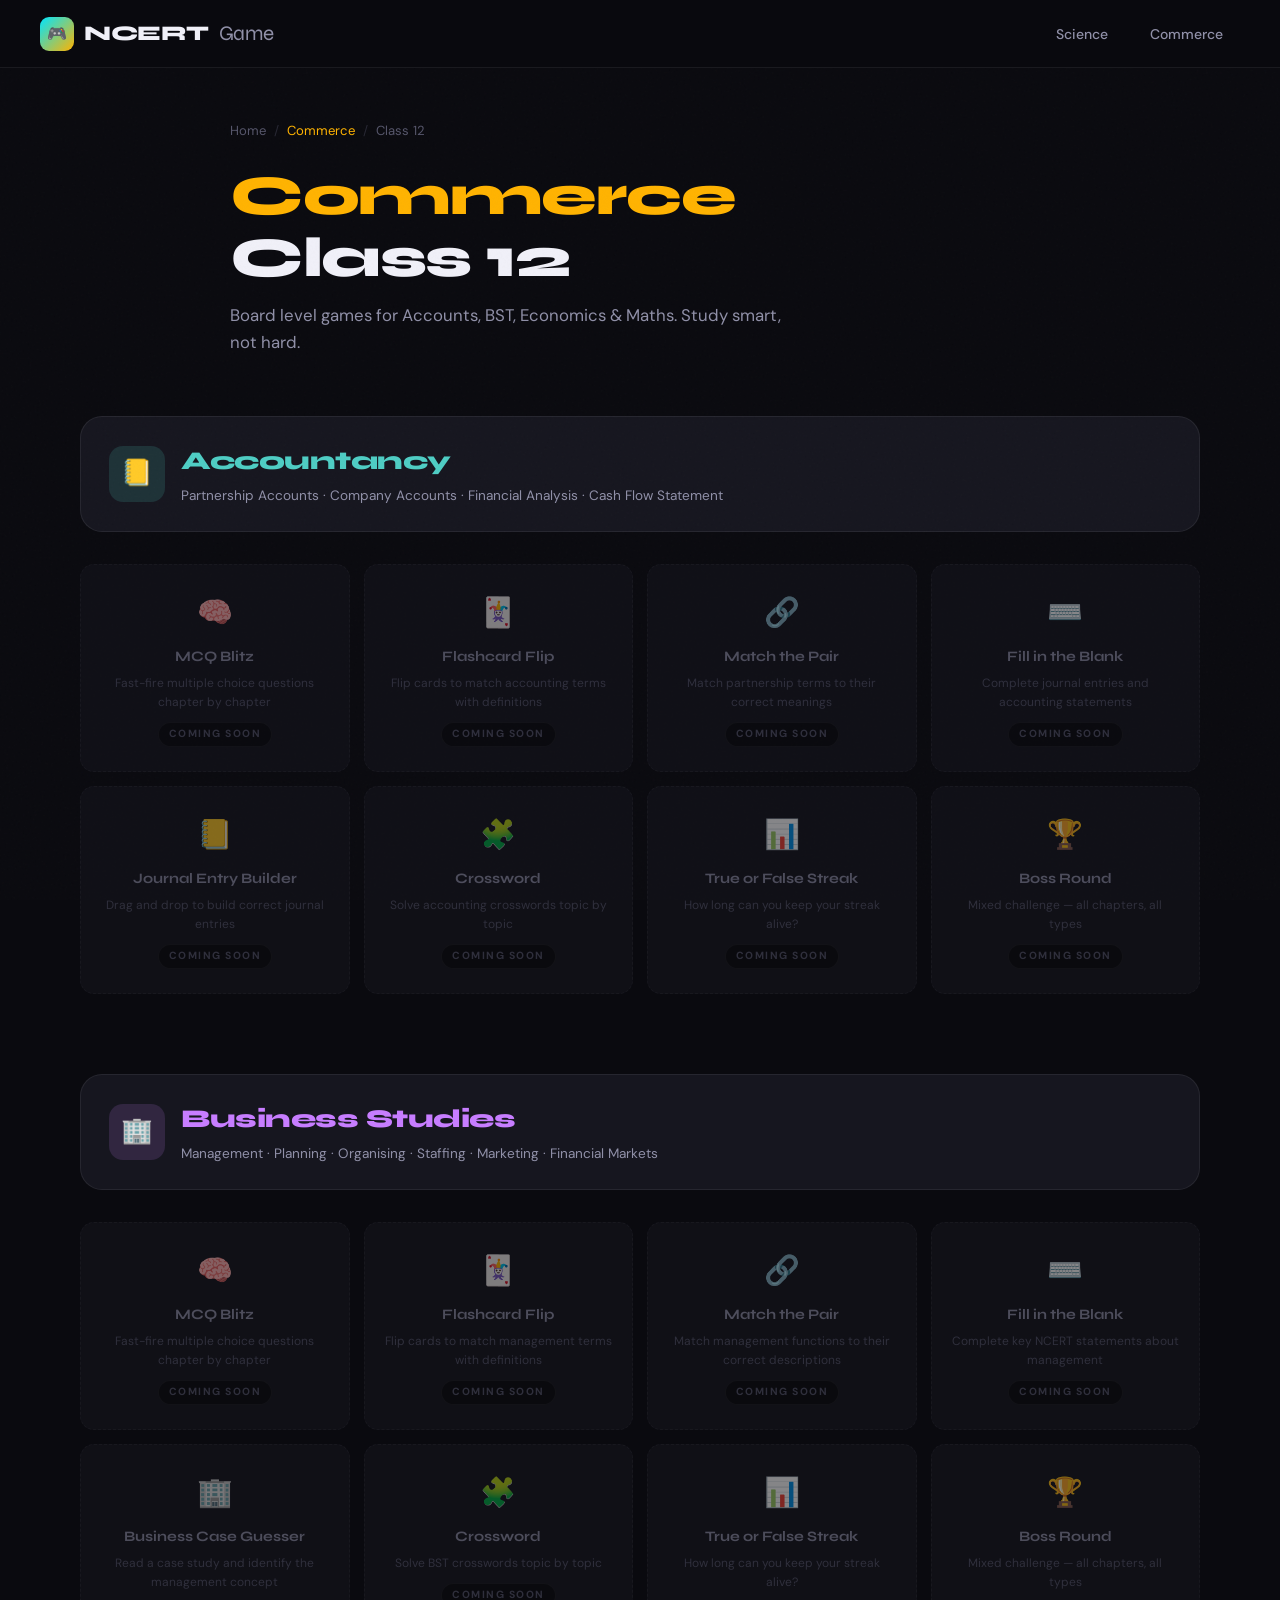
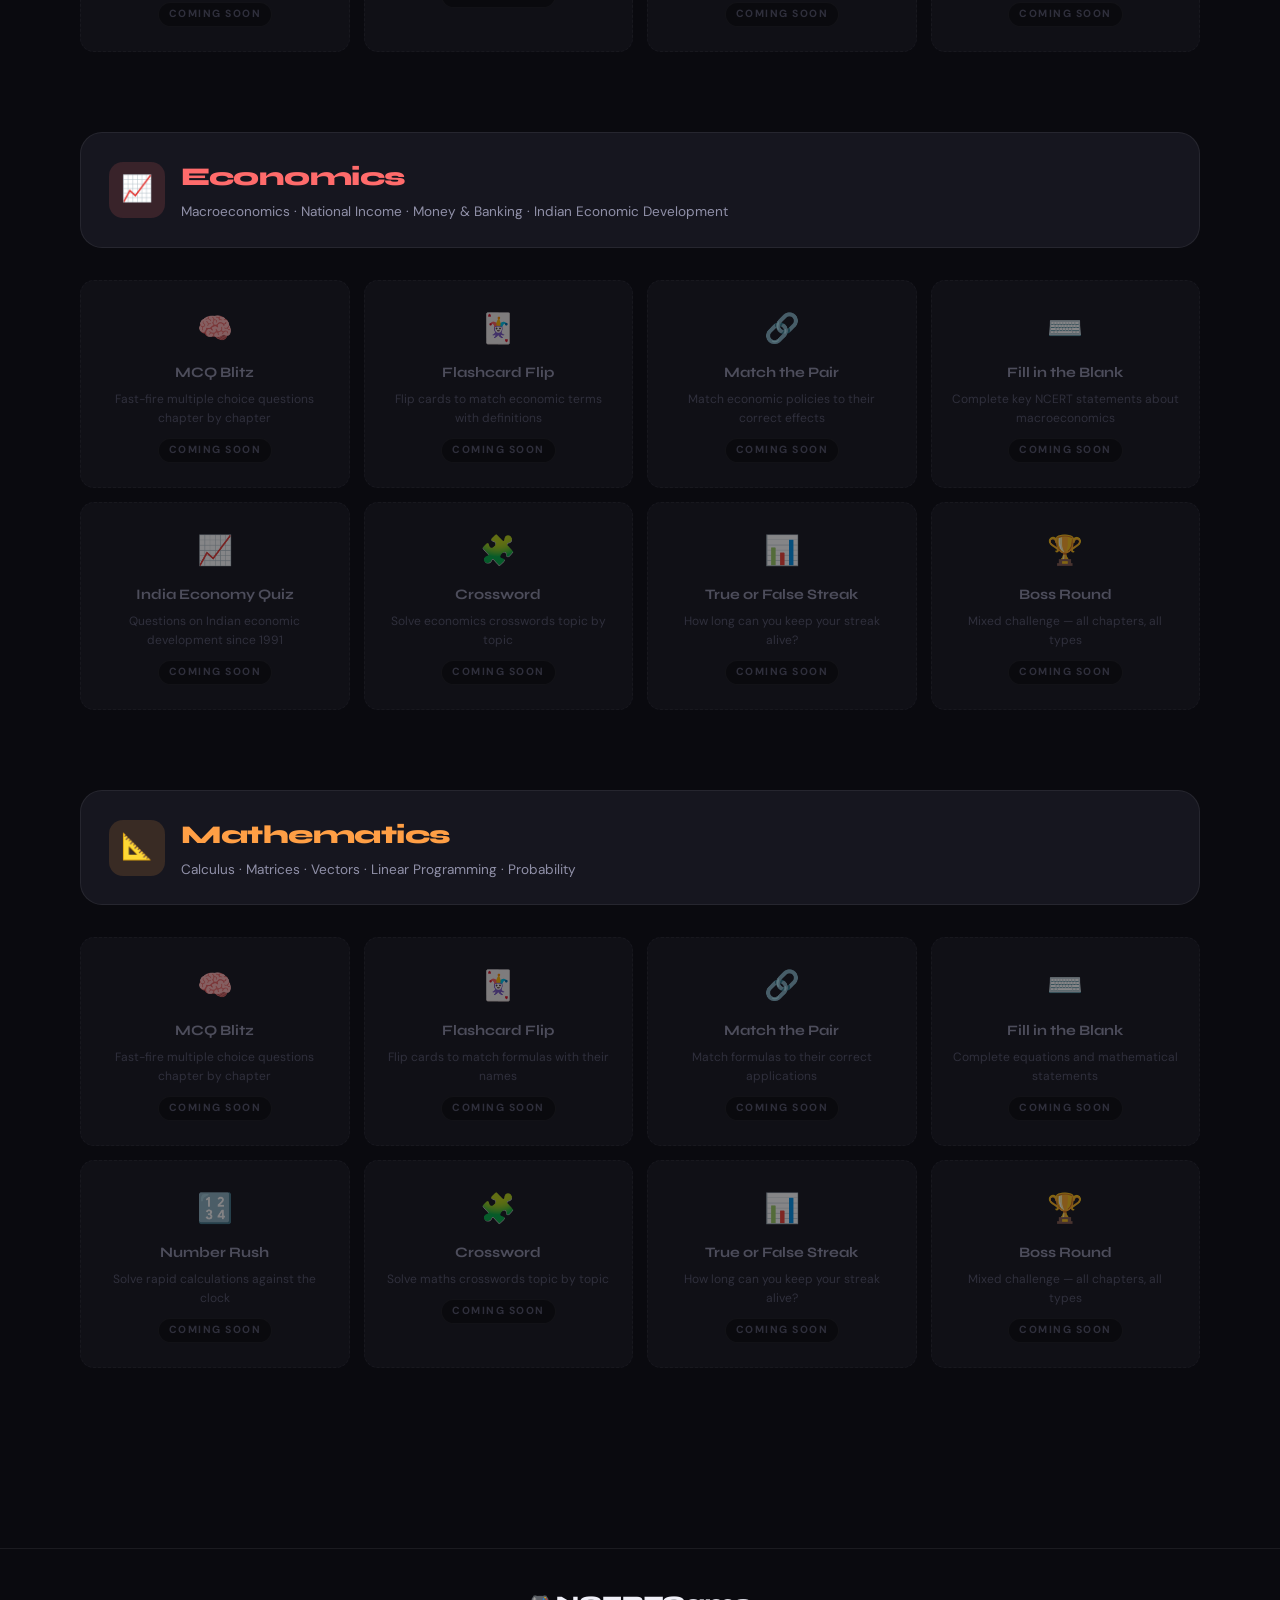
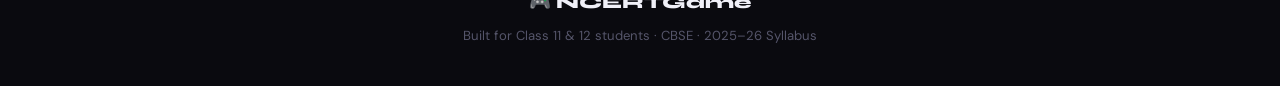
<file: pages/commerce-12.html>
<!DOCTYPE html>
<html lang="en">
<head>
  <meta charset="UTF-8" />
  <meta name="viewport" content="width=device-width, initial-scale=1.0" />
  <title>Commerce Class 12 — NCERT Game</title>
  <link rel="stylesheet" href="../css/style.css" />
  <style>
    .subject-section { margin-bottom: 80px; }

    .subject-heading {
      display: flex;
      align-items: center;
      gap: 16px;
      margin-bottom: 32px;
      padding: 24px 28px;
      background: var(--bg-card);
      border: 1px solid var(--border);
      border-radius: var(--radius-lg);
    }

    .subject-heading .icon {
      width: 56px; height: 56px;
      border-radius: var(--radius-md);
      display: grid;
      place-items: center;
      font-size: 1.6rem;
      flex-shrink: 0;
    }

    .subject-heading h2 {
      font-family: var(--font-display);
      font-size: 1.6rem;
      font-weight: 800;
      letter-spacing: -0.5px;
    }

    .subject-heading p {
      font-size: 0.85rem;
      color: var(--text-secondary);
      margin-top: 3px;
    }

    .coming-soon-grid {
      display: grid;
      grid-template-columns: repeat(auto-fill, minmax(220px, 1fr));
      gap: 14px;
    }

    .game-placeholder {
      background: var(--bg-card);
      border: 1px dashed var(--border);
      border-radius: var(--radius-md);
      padding: 24px 20px;
      text-align: center;
      opacity: 0.5;
    }

    .game-placeholder .placeholder-icon {
      font-size: 1.8rem;
      margin-bottom: 10px;
    }

    .game-placeholder h4 {
      font-family: var(--font-display);
      font-size: 0.9rem;
      font-weight: 700;
      margin-bottom: 6px;
      color: var(--text-secondary);
    }

    .game-placeholder p {
      font-size: 0.75rem;
      color: var(--text-muted);
    }

    .soon-tag {
      display: inline-block;
      margin-top: 10px;
      font-size: 0.65rem;
      font-weight: 700;
      letter-spacing: 1.5px;
      text-transform: uppercase;
      padding: 3px 10px;
      border-radius: 999px;
      background: var(--bg);
      border: 1px solid var(--border);
      color: var(--text-muted);
    }
  </style>
</head>
<body>

  <!-- NAVBAR -->
  <nav class="navbar">
    <a href="../index.html" class="nav-logo">
      <div class="logo-icon">🎮</div>
      NCERT<span>Game</span>
    </a>
    <ul class="nav-links">
      <li><a href="../index.html#science">Science</a></li>
      <li><a href="../index.html#commerce" class="active">Commerce</a></li>
    </ul>
  </nav>

  <!-- PAGE HERO -->
  <div class="page-hero">
    <div class="breadcrumb">
      <a href="../index.html">Home</a>
      <span class="sep">/</span>
      <span class="text-commerce">Commerce</span>
      <span class="sep">/</span>
      <span>Class 12</span>
    </div>
    <h1><span class="text-commerce">Commerce</span><br />Class 12</h1>
    <p>Board level games for Accounts, BST, Economics & Maths. Study smart, not hard.</p>
  </div>

  <!-- GAMES SECTION -->
  <div class="games-section">

    <!-- ── ACCOUNTANCY ── -->
    <div class="subject-section" id="accounts">
      <div class="subject-heading">
        <div class="icon" style="background:rgba(78,205,196,0.15);">📒</div>
        <div>
          <h2 style="color:var(--accounts)">Accountancy</h2>
          <p>Partnership Accounts · Company Accounts · Financial Analysis · Cash Flow Statement</p>
        </div>
      </div>
      <div class="coming-soon-grid">
        <div class="game-placeholder">
          <div class="placeholder-icon">🧠</div>
          <h4>MCQ Blitz</h4>
          <p>Fast-fire multiple choice questions chapter by chapter</p>
          <span class="soon-tag">Coming Soon</span>
        </div>
        <div class="game-placeholder">
          <div class="placeholder-icon">🃏</div>
          <h4>Flashcard Flip</h4>
          <p>Flip cards to match accounting terms with definitions</p>
          <span class="soon-tag">Coming Soon</span>
        </div>
        <div class="game-placeholder">
          <div class="placeholder-icon">🔗</div>
          <h4>Match the Pair</h4>
          <p>Match partnership terms to their correct meanings</p>
          <span class="soon-tag">Coming Soon</span>
        </div>
        <div class="game-placeholder">
          <div class="placeholder-icon">⌨️</div>
          <h4>Fill in the Blank</h4>
          <p>Complete journal entries and accounting statements</p>
          <span class="soon-tag">Coming Soon</span>
        </div>
        <div class="game-placeholder">
          <div class="placeholder-icon">📒</div>
          <h4>Journal Entry Builder</h4>
          <p>Drag and drop to build correct journal entries</p>
          <span class="soon-tag">Coming Soon</span>
        </div>
        <div class="game-placeholder">
          <div class="placeholder-icon">🧩</div>
          <h4>Crossword</h4>
          <p>Solve accounting crosswords topic by topic</p>
          <span class="soon-tag">Coming Soon</span>
        </div>
        <div class="game-placeholder">
          <div class="placeholder-icon">📊</div>
          <h4>True or False Streak</h4>
          <p>How long can you keep your streak alive?</p>
          <span class="soon-tag">Coming Soon</span>
        </div>
        <div class="game-placeholder">
          <div class="placeholder-icon">🏆</div>
          <h4>Boss Round</h4>
          <p>Mixed challenge — all chapters, all types</p>
          <span class="soon-tag">Coming Soon</span>
        </div>
      </div>
    </div>

    <!-- ── BUSINESS STUDIES ── -->
    <div class="subject-section" id="bst">
      <div class="subject-heading">
        <div class="icon" style="background:rgba(199,125,255,0.15);">🏢</div>
        <div>
          <h2 style="color:var(--bst)">Business Studies</h2>
          <p>Management · Planning · Organising · Staffing · Marketing · Financial Markets</p>
        </div>
      </div>
      <div class="coming-soon-grid">
        <div class="game-placeholder">
          <div class="placeholder-icon">🧠</div>
          <h4>MCQ Blitz</h4>
          <p>Fast-fire multiple choice questions chapter by chapter</p>
          <span class="soon-tag">Coming Soon</span>
        </div>
        <div class="game-placeholder">
          <div class="placeholder-icon">🃏</div>
          <h4>Flashcard Flip</h4>
          <p>Flip cards to match management terms with definitions</p>
          <span class="soon-tag">Coming Soon</span>
        </div>
        <div class="game-placeholder">
          <div class="placeholder-icon">🔗</div>
          <h4>Match the Pair</h4>
          <p>Match management functions to their correct descriptions</p>
          <span class="soon-tag">Coming Soon</span>
        </div>
        <div class="game-placeholder">
          <div class="placeholder-icon">⌨️</div>
          <h4>Fill in the Blank</h4>
          <p>Complete key NCERT statements about management</p>
          <span class="soon-tag">Coming Soon</span>
        </div>
        <div class="game-placeholder">
          <div class="placeholder-icon">🏢</div>
          <h4>Business Case Guesser</h4>
          <p>Read a case study and identify the management concept</p>
          <span class="soon-tag">Coming Soon</span>
        </div>
        <div class="game-placeholder">
          <div class="placeholder-icon">🧩</div>
          <h4>Crossword</h4>
          <p>Solve BST crosswords topic by topic</p>
          <span class="soon-tag">Coming Soon</span>
        </div>
        <div class="game-placeholder">
          <div class="placeholder-icon">📊</div>
          <h4>True or False Streak</h4>
          <p>How long can you keep your streak alive?</p>
          <span class="soon-tag">Coming Soon</span>
        </div>
        <div class="game-placeholder">
          <div class="placeholder-icon">🏆</div>
          <h4>Boss Round</h4>
          <p>Mixed challenge — all chapters, all types</p>
          <span class="soon-tag">Coming Soon</span>
        </div>
      </div>
    </div>

    <!-- ── ECONOMICS ── -->
    <div class="subject-section" id="economics">
      <div class="subject-heading">
        <div class="icon" style="background:rgba(255,107,107,0.15);">📈</div>
        <div>
          <h2 style="color:var(--economics)">Economics</h2>
          <p>Macroeconomics · National Income · Money & Banking · Indian Economic Development</p>
        </div>
      </div>
      <div class="coming-soon-grid">
        <div class="game-placeholder">
          <div class="placeholder-icon">🧠</div>
          <h4>MCQ Blitz</h4>
          <p>Fast-fire multiple choice questions chapter by chapter</p>
          <span class="soon-tag">Coming Soon</span>
        </div>
        <div class="game-placeholder">
          <div class="placeholder-icon">🃏</div>
          <h4>Flashcard Flip</h4>
          <p>Flip cards to match economic terms with definitions</p>
          <span class="soon-tag">Coming Soon</span>
        </div>
        <div class="game-placeholder">
          <div class="placeholder-icon">🔗</div>
          <h4>Match the Pair</h4>
          <p>Match economic policies to their correct effects</p>
          <span class="soon-tag">Coming Soon</span>
        </div>
        <div class="game-placeholder">
          <div class="placeholder-icon">⌨️</div>
          <h4>Fill in the Blank</h4>
          <p>Complete key NCERT statements about macroeconomics</p>
          <span class="soon-tag">Coming Soon</span>
        </div>
        <div class="game-placeholder">
          <div class="placeholder-icon">📈</div>
          <h4>India Economy Quiz</h4>
          <p>Questions on Indian economic development since 1991</p>
          <span class="soon-tag">Coming Soon</span>
        </div>
        <div class="game-placeholder">
          <div class="placeholder-icon">🧩</div>
          <h4>Crossword</h4>
          <p>Solve economics crosswords topic by topic</p>
          <span class="soon-tag">Coming Soon</span>
        </div>
        <div class="game-placeholder">
          <div class="placeholder-icon">📊</div>
          <h4>True or False Streak</h4>
          <p>How long can you keep your streak alive?</p>
          <span class="soon-tag">Coming Soon</span>
        </div>
        <div class="game-placeholder">
          <div class="placeholder-icon">🏆</div>
          <h4>Boss Round</h4>
          <p>Mixed challenge — all chapters, all types</p>
          <span class="soon-tag">Coming Soon</span>
        </div>
      </div>
    </div>

    <!-- ── MATHEMATICS ── -->
    <div class="subject-section" id="maths">
      <div class="subject-heading">
        <div class="icon" style="background:rgba(255,159,69,0.15);">📐</div>
        <div>
          <h2 style="color:var(--maths)">Mathematics</h2>
          <p>Calculus · Matrices · Vectors · Linear Programming · Probability</p>
        </div>
      </div>
      <div class="coming-soon-grid">
        <div class="game-placeholder">
          <div class="placeholder-icon">🧠</div>
          <h4>MCQ Blitz</h4>
          <p>Fast-fire multiple choice questions chapter by chapter</p>
          <span class="soon-tag">Coming Soon</span>
        </div>
        <div class="game-placeholder">
          <div class="placeholder-icon">🃏</div>
          <h4>Flashcard Flip</h4>
          <p>Flip cards to match formulas with their names</p>
          <span class="soon-tag">Coming Soon</span>
        </div>
        <div class="game-placeholder">
          <div class="placeholder-icon">🔗</div>
          <h4>Match the Pair</h4>
          <p>Match formulas to their correct applications</p>
          <span class="soon-tag">Coming Soon</span>
        </div>
        <div class="game-placeholder">
          <div class="placeholder-icon">⌨️</div>
          <h4>Fill in the Blank</h4>
          <p>Complete equations and mathematical statements</p>
          <span class="soon-tag">Coming Soon</span>
        </div>
        <div class="game-placeholder">
          <div class="placeholder-icon">🔢</div>
          <h4>Number Rush</h4>
          <p>Solve rapid calculations against the clock</p>
          <span class="soon-tag">Coming Soon</span>
        </div>
        <div class="game-placeholder">
          <div class="placeholder-icon">🧩</div>
          <h4>Crossword</h4>
          <p>Solve maths crosswords topic by topic</p>
          <span class="soon-tag">Coming Soon</span>
        </div>
        <div class="game-placeholder">
          <div class="placeholder-icon">📊</div>
          <h4>True or False Streak</h4>
          <p>How long can you keep your streak alive?</p>
          <span class="soon-tag">Coming Soon</span>
        </div>
        <div class="game-placeholder">
          <div class="placeholder-icon">🏆</div>
          <h4>Boss Round</h4>
          <p>Mixed challenge — all chapters, all types</p>
          <span class="soon-tag">Coming Soon</span>
        </div>
      </div>
    </div>

  </div><!-- /games-section -->

  <!-- FOOTER -->
  <footer>
    <div class="footer-logo">🎮 NCERTGame</div>
    <p>Built for Class 11 &amp; 12 students · CBSE · 2025–26 Syllabus</p>
  </footer>

  <script src="../js/main.js"></script>
</body>
</html>
</file>
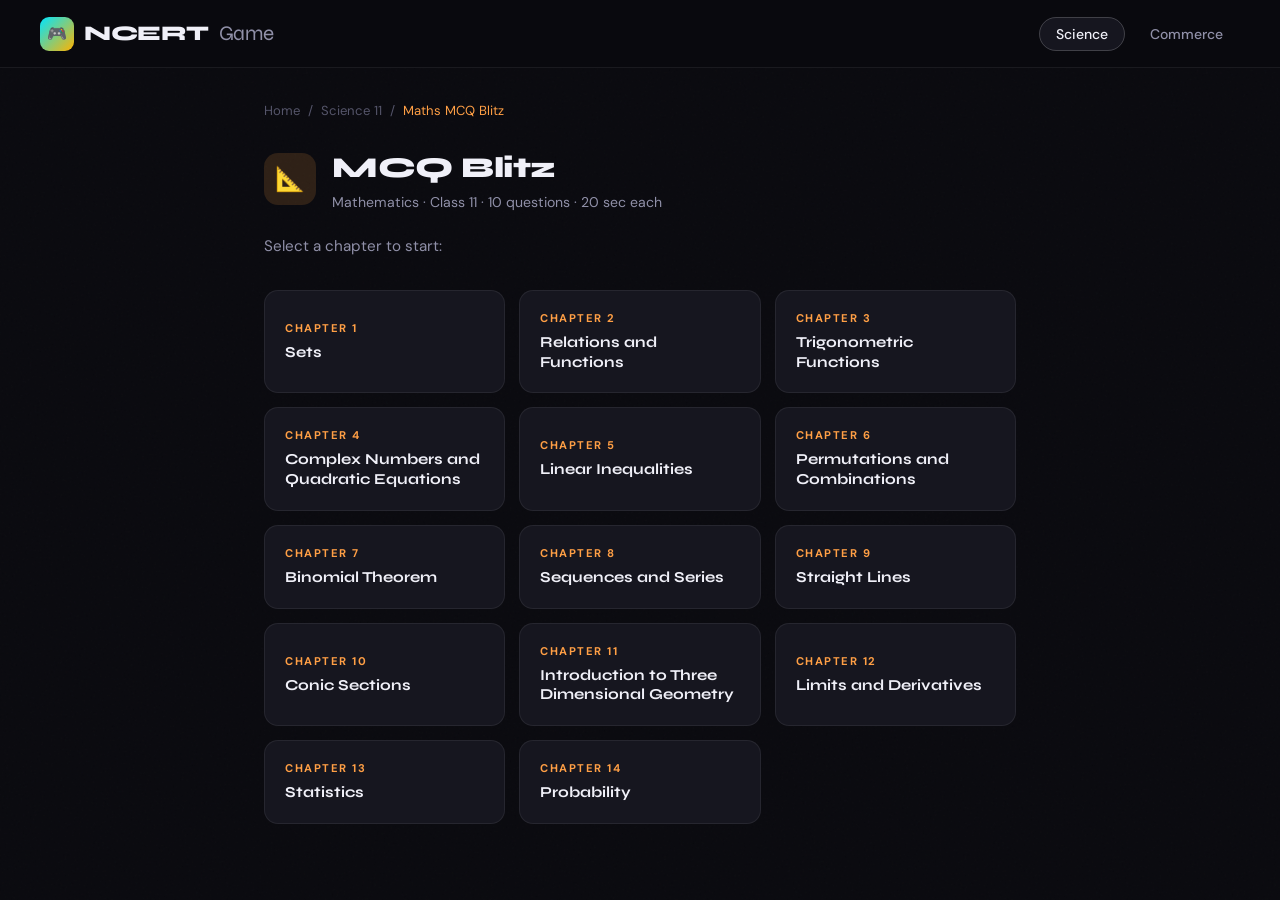
<file: pages/maths-11-mcq.html>
<!DOCTYPE html>
<html lang="en">
<head>
  <meta charset="UTF-8" />
  <meta name="viewport" content="width=device-width, initial-scale=1.0" />
  <title>Maths 11 — MCQ Blitz | NCERT Game</title>
  <link rel="stylesheet" href="../css/style.css" />
  <style>
    .game-wrapper { min-height:100vh; padding:100px 24px 60px; max-width:800px; margin:0 auto; }
    .screen { display:none; }
    .screen.active { display:block; animation:fadeUp 0.4s ease both; }
    .chapter-grid { display:grid; grid-template-columns:repeat(auto-fill,minmax(220px,1fr)); gap:14px; margin-top:32px; }
    .chapter-btn { background:var(--bg-card); border:1px solid var(--border); border-radius:var(--radius-md); padding:20px; cursor:pointer; transition:all 0.25s var(--ease); text-align:left; color:var(--text-primary); font-family:var(--font-body); }
    .chapter-btn:hover { background:var(--bg-card-hover); border-color:rgba(255,159,69,0.4); transform:translateY(-3px); box-shadow:0 10px 30px rgba(255,159,69,0.1); }
    .chapter-btn .ch-num { font-size:0.7rem; font-weight:700; letter-spacing:1.5px; text-transform:uppercase; color:var(--maths); margin-bottom:8px; }
    .chapter-btn .ch-name { font-family:var(--font-display); font-size:0.95rem; font-weight:700; line-height:1.3; }
    .loading-wrap { text-align:center; padding:80px 20px; }
    .loading-spinner { width:56px; height:56px; border:3px solid var(--border); border-top-color:var(--maths); border-radius:50%; animation:spin 0.8s linear infinite; margin:0 auto 24px; }
    @keyframes spin { to { transform:rotate(360deg); } }
    .loading-wrap h3 { font-family:var(--font-display); font-size:1.2rem; margin-bottom:8px; }
    .loading-wrap p { color:var(--text-secondary); font-size:0.9rem; }
    .game-header { display:flex; align-items:center; justify-content:space-between; margin-bottom:32px; padding:16px 20px; background:var(--bg-card); border:1px solid var(--border); border-radius:var(--radius-md); }
    .game-progress { font-size:0.85rem; color:var(--text-secondary); font-weight:500; }
    .game-progress span { color:var(--maths); font-weight:700; }
    .game-score { font-family:var(--font-display); font-size:1rem; font-weight:700; }
    .game-score .score-num { color:var(--maths); }
    .timer-circle { width:44px; height:44px; border-radius:50%; border:3px solid var(--border); display:grid; place-items:center; font-family:var(--font-display); font-size:1rem; font-weight:800; transition:border-color 0.3s,color 0.3s; }
    .timer-circle.warning { border-color:#ff9f45; color:#ff9f45; }
    .timer-circle.danger { border-color:#ff6b6b; color:#ff6b6b; animation:timerPulse 0.5s infinite alternate; }
    @keyframes timerPulse { from{transform:scale(1);} to{transform:scale(1.1);} }
    .progress-bar-wrap { height:4px; background:var(--border); border-radius:999px; margin-bottom:32px; overflow:hidden; }
    .progress-bar-fill { height:100%; background:linear-gradient(90deg,var(--maths),#ff6b6b); border-radius:999px; transition:width 0.4s var(--ease); }
    .question-card { background:var(--bg-card); border:1px solid var(--border); border-radius:var(--radius-lg); padding:32px; margin-bottom:24px; }
    .question-tag { display:inline-block; font-size:0.7rem; font-weight:700; letter-spacing:1.5px; text-transform:uppercase; color:var(--maths); background:rgba(255,159,69,0.12); border:1px solid rgba(255,159,69,0.2); padding:4px 12px; border-radius:999px; margin-bottom:16px; }
    .question-text { font-family:var(--font-display); font-size:1.15rem; font-weight:700; line-height:1.5; letter-spacing:-0.3px; }
    .options-grid { display:grid; grid-template-columns:1fr 1fr; gap:12px; }
    .option-btn { background:var(--bg-card); border:1px solid var(--border); border-radius:var(--radius-md); padding:16px 20px; cursor:pointer; transition:all 0.2s var(--ease); text-align:left; color:var(--text-primary); font-family:var(--font-body); font-size:0.9rem; line-height:1.4; display:flex; align-items:flex-start; gap:12px; }
    .option-btn:hover:not(:disabled) { background:var(--bg-card-hover); border-color:rgba(255,159,69,0.4); transform:translateY(-2px); }
    .option-btn:disabled { cursor:not-allowed; }
    .option-label { width:24px; height:24px; border-radius:6px; background:var(--bg); border:1px solid var(--border); display:grid; place-items:center; font-size:0.75rem; font-weight:700; flex-shrink:0; transition:all 0.2s; }
    .option-btn.correct { background:rgba(86,207,145,0.1); border-color:rgba(86,207,145,0.5); animation:correctPop 0.4s var(--ease-spring); }
    .option-btn.correct .option-label { background:var(--biology); border-color:var(--biology); color:#000; }
    .option-btn.wrong { background:rgba(255,107,107,0.1); border-color:rgba(255,107,107,0.5); animation:wrongShake 0.4s ease; }
    .option-btn.wrong .option-label { background:var(--economics); border-color:var(--economics); color:#fff; }
    @keyframes correctPop { 0%{transform:scale(1);} 50%{transform:scale(1.03);} 100%{transform:scale(1);} }
    @keyframes wrongShake { 0%,100%{transform:translateX(0);} 25%{transform:translateX(-6px);} 75%{transform:translateX(6px);} }
    .explanation-box { margin-top:16px; padding:16px 20px; border-radius:var(--radius-md); font-size:0.88rem; line-height:1.6; display:none; animation:fadeUp 0.3s ease both; }
    .explanation-box.correct-exp { background:rgba(86,207,145,0.08); border:1px solid rgba(86,207,145,0.2); color:var(--biology); }
    .explanation-box.wrong-exp { background:rgba(255,107,107,0.08); border:1px solid rgba(255,107,107,0.2); color:#ff9999; }
    .next-btn { width:100%; margin-top:20px; padding:16px; border-radius:var(--radius-md); background:var(--maths); color:#000; font-family:var(--font-display); font-size:1rem; font-weight:700; border:none; cursor:pointer; transition:all 0.25s var(--ease-spring); display:none; }
    .next-btn:hover { transform:translateY(-2px); box-shadow:0 8px 24px rgba(255,159,69,0.3); }
    .results-wrap { text-align:center; padding:40px 20px; }
    .results-emoji { font-size:4rem; margin-bottom:16px; animation:bounceIn 0.6s var(--ease-spring); }
    @keyframes bounceIn { 0%{transform:scale(0);opacity:0;} 60%{transform:scale(1.2);} 100%{transform:scale(1);opacity:1;} }
    .results-wrap h2 { font-family:var(--font-display); font-size:2rem; font-weight:800; margin-bottom:8px; letter-spacing:-1px; }
    .results-wrap .subtitle { color:var(--text-secondary); margin-bottom:40px; }
    .score-big { display:inline-flex; align-items:baseline; gap:4px; font-family:var(--font-display); font-size:5rem; font-weight:800; color:var(--maths); margin-bottom:8px; line-height:1; }
    .score-big .out-of { font-size:2rem; color:var(--text-secondary); }
    .score-label { font-size:0.85rem; color:var(--text-muted); text-transform:uppercase; letter-spacing:1px; margin-bottom:40px; }
    .results-stats { display:flex; gap:20px; justify-content:center; margin-bottom:40px; flex-wrap:wrap; }
    .result-stat { background:var(--bg-card); border:1px solid var(--border); border-radius:var(--radius-md); padding:20px 28px; min-width:120px; }
    .result-stat .rs-num { font-family:var(--font-display); font-size:1.8rem; font-weight:800; margin-bottom:4px; }
    .result-stat .rs-label { font-size:0.75rem; color:var(--text-muted); text-transform:uppercase; letter-spacing:0.8px; }
    .results-actions { display:flex; gap:12px; justify-content:center; flex-wrap:wrap; }
    .btn-retry { padding:14px 32px; border-radius:999px; background:var(--maths); color:#000; font-family:var(--font-display); font-size:0.95rem; font-weight:700; border:none; cursor:pointer; transition:all 0.25s var(--ease-spring); }
    .btn-retry:hover { transform:translateY(-2px); box-shadow:0 8px 24px rgba(255,159,69,0.3); }
    .btn-back { padding:14px 32px; border-radius:999px; background:transparent; color:var(--text-secondary); font-family:var(--font-display); font-size:0.95rem; font-weight:700; border:1px solid var(--border); cursor:pointer; transition:all 0.25s var(--ease); text-decoration:none; display:inline-flex; align-items:center; }
    .btn-back:hover { background:var(--bg-card); color:var(--text-primary); border-color:var(--border-hover); }
    .error-box { background:rgba(255,107,107,0.08); border:1px solid rgba(255,107,107,0.2); border-radius:var(--radius-md); padding:20px 24px; margin-top:20px; font-size:0.88rem; color:#ff9999; line-height:1.6; display:none; }
    @media (max-width:600px) { .options-grid{grid-template-columns:1fr;} .score-big{font-size:3.5rem;} }
  </style>
</head>
<body>

  <nav class="navbar">
    <a href="../index.html" class="nav-logo">
      <div class="logo-icon">🎮</div>
      NCERT<span>Game</span>
    </a>
    <ul class="nav-links">
      <li><a href="../index.html#science" class="active">Science</a></li>
      <li><a href="../index.html#commerce">Commerce</a></li>
    </ul>
  </nav>

  <div class="game-wrapper">

    <!-- SCREEN 1: CHAPTER SELECT -->
    <div id="screen-select" class="screen active">
      <div style="display:flex;align-items:center;gap:8px;font-size:0.82rem;color:var(--text-muted);margin-bottom:24px;">
        <a href="../index.html" style="color:var(--text-muted);">Home</a>
        <span>/</span>
        <a href="science-11.html" style="color:var(--text-muted);">Science 11</a>
        <span>/</span>
        <span style="color:var(--maths);">Maths MCQ Blitz</span>
      </div>
      <div style="display:flex;align-items:center;gap:16px;margin-bottom:8px;">
        <div style="width:52px;height:52px;background:rgba(255,159,69,0.15);border-radius:14px;display:grid;place-items:center;font-size:1.5rem;">📐</div>
        <div>
          <h1 style="font-family:var(--font-display);font-size:1.8rem;font-weight:800;letter-spacing:-0.5px;">MCQ Blitz</h1>
          <p style="color:var(--text-secondary);font-size:0.88rem;">Mathematics · Class 11 · 10 questions · 20 sec each</p>
        </div>
      </div>
      <p style="color:var(--text-secondary);margin:20px 0 8px;font-size:0.95rem;">Select a chapter to start:</p>
      <div class="chapter-grid" id="chapterGrid"></div>
      <div class="error-box" id="errorBox"><span id="errorMsg"></span></div>
    </div>

    <!-- SCREEN 2: LOADING -->
    <div id="screen-loading" class="screen">
      <div class="loading-wrap">
        <div class="loading-spinner"></div>
        <h3>Generating your questions...</h3>
        <p id="loadingChapter">Preparing content</p>
      </div>
    </div>

    <!-- SCREEN 3: GAME -->
    <div id="screen-game" class="screen">
      <div class="game-header">
        <div class="game-progress">Question <span id="qNum">1</span> of <span id="qTotal">10</span></div>
        <div class="timer-circle" id="timerCircle">20</div>
        <div class="game-score">Score: <span class="score-num" id="scoreDisplay">0</span></div>
      </div>
      <div class="progress-bar-wrap">
        <div class="progress-bar-fill" id="progressBar" style="width:0%"></div>
      </div>
      <div class="question-card">
        <div class="question-tag" id="questionChapter">Chapter</div>
        <div class="question-text" id="questionText">Loading...</div>
      </div>
      <div class="options-grid" id="optionsGrid"></div>
      <div class="explanation-box" id="explanationBox"></div>
      <button class="next-btn" id="nextBtn" onclick="nextQuestion()">Next Question →</button>
    </div>

    <!-- SCREEN 4: RESULTS -->
    <div id="screen-results" class="screen">
      <div class="results-wrap">
        <div class="results-emoji" id="resultsEmoji">🎉</div>
        <h2 id="resultsTitle">Great job!</h2>
        <p class="subtitle" id="resultsSubtitle">Here's how you did</p>
        <div class="score-big">
          <span id="finalScore">0</span>
          <span class="out-of">/ <span id="finalTotal">10</span></span>
        </div>
        <div class="score-label">CORRECT ANSWERS</div>
        <div class="results-stats">
          <div class="result-stat">
            <div class="rs-num" style="color:var(--biology)" id="statCorrect">0</div>
            <div class="rs-label">Correct</div>
          </div>
          <div class="result-stat">
            <div class="rs-num" style="color:var(--economics)" id="statWrong">0</div>
            <div class="rs-label">Wrong</div>
          </div>
          <div class="result-stat">
            <div class="rs-num" style="color:var(--maths)" id="statPercent">0%</div>
            <div class="rs-label">Score</div>
          </div>
        </div>
        <div class="results-actions">
          <button class="btn-retry" onclick="retryGame()">🔄 Play Again</button>
          <a href="science-11.html" class="btn-back">← Back to Science 11</a>
        </div>
      </div>
    </div>

  </div>

  <script>
    const CHAPTERS = [
      { num:1,  name:'Sets' },
      { num:2,  name:'Relations and Functions' },
      { num:3,  name:'Trigonometric Functions' },
      { num:4,  name:'Complex Numbers and Quadratic Equations' },
      { num:5,  name:'Linear Inequalities' },
      { num:6,  name:'Permutations and Combinations' },
      { num:7,  name:'Binomial Theorem' },
      { num:8,  name:'Sequences and Series' },
      { num:9,  name:'Straight Lines' },
      { num:10, name:'Conic Sections' },
      { num:11, name:'Introduction to Three Dimensional Geometry' },
      { num:12, name:'Limits and Derivatives' },
      { num:13, name:'Statistics' },
      { num:14, name:'Probability' },
    ];

    const BACKUP = {
      1:[
        {q:"A set is a collection of:",options:["Any objects","Well-defined distinct objects","Similar objects","Ordered objects"],answer:1,exp:"A set is a well-defined collection of distinct objects. 'Well-defined' means we can clearly determine if an element belongs or not."},
        {q:"Which of the following is an empty set?",options:["{0}","{ }","{ x : x is a natural number < 1 }","Both B and C"],answer:3,exp:"{ } is an empty set by definition. {x: x is natural number < 1} has no elements since smallest natural number is 1. Both are empty sets."},
        {q:"The number of subsets of a set with n elements is:",options:["n","2n","2ⁿ","n²"],answer:2,exp:"A set with n elements has 2ⁿ subsets. For example, {a,b} has 4 subsets: {}, {a}, {b}, {a,b}."},
        {q:"A∪B represents:",options:["Elements in A only","Elements in both A and B","Elements in A or B or both","Elements in A but not B"],answer:2,exp:"Union (A∪B) = all elements that are in A or in B or in both. It combines all elements of both sets."},
        {q:"A∩B represents:",options:["Elements in A or B","Elements common to both A and B","Elements in A only","Elements not in A or B"],answer:1,exp:"Intersection (A∩B) = elements that belong to BOTH A and B simultaneously."},
        {q:"If A = {1,2,3} and B = {2,3,4}, then A-B is:",options:["{1,2,3,4}","{2,3}","{1}","{4}"],answer:2,exp:"A-B = elements in A but not in B = {1}. Element 1 is in A but not in B."},
        {q:"The complement of a set A contains:",options:["All elements of A","Elements not in A but in universal set","Empty set","All elements"],answer:1,exp:"Complement of A (A') = all elements in the universal set U that are NOT in A."},
        {q:"Two sets are equal if:",options:["They have same number of elements","They have exactly the same elements","One is subset of other","They have same type of elements"],answer:1,exp:"Two sets A and B are equal (A=B) if and only if they contain exactly the same elements."},
        {q:"Power set of {a,b} is:",options:["{{a},{b}}","{{a,b}}","{{},{a},{b},{a,b}}","{{a},{b},{a,b}}"],answer:2,exp:"Power set P({a,b}) = all subsets = {∅, {a}, {b}, {a,b}}. It has 2² = 4 elements."},
        {q:"If n(A) = 3, n(B) = 4, n(A∩B) = 2, then n(A∪B) =",options:["7","5","9","6"],answer:1,exp:"n(A∪B) = n(A) + n(B) - n(A∩B) = 3 + 4 - 2 = 5. This is the addition principle for sets."},
      ],
      3:[
        {q:"The value of sin 30° is:",options:["√3/2","1/2","1/√2","√3"],answer:1,exp:"sin 30° = 1/2. Remember: sin 0°=0, sin 30°=1/2, sin 45°=1/√2, sin 60°=√3/2, sin 90°=1."},
        {q:"The value of cos 60° is:",options:["√3/2","1","1/2","0"],answer:2,exp:"cos 60° = 1/2. Note: cos 0°=1, cos 30°=√3/2, cos 45°=1/√2, cos 60°=1/2, cos 90°=0."},
        {q:"sin²θ + cos²θ =",options:["0","2","1","sin2θ"],answer:2,exp:"sin²θ + cos²θ = 1 is the fundamental Pythagorean identity in trigonometry. Always true for any angle θ."},
        {q:"The period of sin x is:",options:["π","2π","π/2","4π"],answer:1,exp:"The period of sin x and cos x is 2π. After every 2π radians (360°), the function repeats."},
        {q:"tan 45° =",options:["0","√3","1/√3","1"],answer:3,exp:"tan 45° = sin45°/cos45° = (1/√2)/(1/√2) = 1."},
        {q:"1 + tan²θ =",options:["sec²θ","cosec²θ","cos²θ","cot²θ"],answer:0,exp:"1 + tan²θ = sec²θ is a Pythagorean identity. Derived by dividing sin²θ + cos²θ = 1 by cos²θ."},
        {q:"sin(A+B) =",options:["sinA + sinB","sinA cosB + cosA sinB","sinA cosB - cosA sinB","cosA cosB - sinA sinB"],answer:1,exp:"sin(A+B) = sinA cosB + cosA sinB. This is the compound angle formula for sine."},
        {q:"The value of sin(-θ) is:",options:["sinθ","-sinθ","cosθ","-cosθ"],answer:1,exp:"sin(-θ) = -sinθ. Sine is an odd function, so sin(-θ) = -sin(θ)."},
        {q:"cos(A-B) =",options:["cosA cosB - sinA sinB","cosA cosB + sinA sinB","sinA cosB + cosA sinB","cosA - cosB"],answer:1,exp:"cos(A-B) = cosA cosB + sinA sinB. This is the compound angle formula for cosine."},
        {q:"Range of sin x is:",options:["[0,1]","(-∞,∞)","[-1,1]","[0,∞)"],answer:2,exp:"Range of sin x is [-1,1]. The sine function oscillates between -1 and 1 for all real values of x."},
      ],
      6:[
        {q:"The number of permutations of n things taken r at a time is:",options:["nCr","n!/(n-r)!","n!/r!","n!/(n-r)!r!"],answer:1,exp:"nPr = n!/(n-r)! It's the number of ways to arrange r items from n distinct items."},
        {q:"The number of combinations of n things taken r at a time is:",options:["n!/(n-r)!","n!/r!","n!/r!(n-r)!","n!"],answer:2,exp:"nCr = n!/r!(n-r)! It's the number of ways to select r items from n items without regard to order."},
        {q:"0! =",options:["0","1","Undefined","∞"],answer:1,exp:"By definition, 0! = 1. This is a convention that makes many formulas work correctly."},
        {q:"nC0 =",options:["0","n","1","n!"],answer:2,exp:"nC0 = n!/0!(n-0)! = n!/n! = 1. There is exactly one way to choose nothing from n items."},
        {q:"nCr + nCr-1 =",options:["nCr","n+1Cr","nCr+1","n-1Cr"],answer:1,exp:"Pascal's identity: nCr + nCr-1 = n+1Cr. This forms the basis of Pascal's triangle."},
        {q:"The number of ways to arrange 3 letters from {A,B,C,D} is:",options:["12","24","6","4"],answer:1,exp:"4P3 = 4!/(4-3)! = 4!/1! = 24. Arranging 3 from 4 distinct letters."},
        {q:"nCn =",options:["0","n","n!","1"],answer:3,exp:"nCn = n!/n!(n-n)! = n!/n!·0! = 1. There's exactly one way to choose all n items."},
        {q:"In how many ways can 5 people sit in a row?",options:["25","120","60","5"],answer:1,exp:"5 people in a row = 5P5 = 5! = 120 ways."},
        {q:"nCr = nC(n-r) means:",options:["Choosing r is same as choosing n-r","nCr = 0","n = 2r","r = n"],answer:0,exp:"nCr = nC(n-r) because choosing r items to include is same as choosing (n-r) items to exclude."},
        {q:"The value of 5C2 is:",options:["20","10","5","15"],answer:1,exp:"5C2 = 5!/2!3! = (5×4)/(2×1) = 10."},
      ],
      14:[
        {q:"Probability of an impossible event is:",options:["1","0.5","0","-1"],answer:2,exp:"An impossible event can never occur, so its probability is 0."},
        {q:"Probability of a certain event is:",options:["0","0.5","Greater than 1","1"],answer:3,exp:"A certain event always occurs, so its probability is 1."},
        {q:"If P(A) = 0.3, then P(A') =",options:["0.3","0.7","0","1"],answer:1,exp:"P(A') = 1 - P(A) = 1 - 0.3 = 0.7. The probability of complement = 1 minus probability of event."},
        {q:"When a coin is tossed, probability of getting heads is:",options:["1","0","1/4","1/2"],answer:3,exp:"A fair coin has 2 equally likely outcomes (H,T). P(H) = 1/2."},
        {q:"When a die is rolled, probability of getting 6 is:",options:["1/2","1/3","1/6","1"],answer:2,exp:"A fair die has 6 equally likely outcomes. P(6) = 1/6."},
        {q:"P(A∪B) = P(A) + P(B) when A and B are:",options:["Independent","Mutually exclusive","Complementary","Exhaustive"],answer:1,exp:"For mutually exclusive events (cannot occur together), P(A∪B) = P(A) + P(B). No intersection."},
        {q:"The sample space of tossing 2 coins has how many elements?",options:["2","4","6","8"],answer:1,exp:"Tossing 2 coins: S = {HH, HT, TH, TT}. Sample space has 4 elements (2² = 4)."},
        {q:"P(A∩B) = P(A)×P(B) when A and B are:",options:["Mutually exclusive","Exhaustive","Independent","Complementary"],answer:2,exp:"For independent events, P(A∩B) = P(A)×P(B). The occurrence of one doesn't affect the other."},
        {q:"Probability always lies between:",options:["0 and 10","−1 and 1","0 and 1","1 and 2"],answer:2,exp:"Probability P(A) satisfies 0 ≤ P(A) ≤ 1 for any event A."},
        {q:"When a card is drawn from 52 cards, P(ace) =",options:["1/52","1/13","4/13","1/4"],answer:1,exp:"There are 4 aces in 52 cards. P(ace) = 4/52 = 1/13."},
      ],
    };

    let currentChapter=null,questions=[],currentQ=0,score=0,timer=null,timeLeft=20,answered=false;

    function showScreen(id){document.querySelectorAll('.screen').forEach(s=>s.classList.remove('active'));document.getElementById(id).classList.add('active');}
    function shuffle(arr){const a=[...arr];for(let i=a.length-1;i>0;i--){const j=Math.floor(Math.random()*(i+1));[a[i],a[j]]=[a[j],a[i]];}return a;}
    function showError(msg){const box=document.getElementById('errorBox');document.getElementById('errorMsg').textContent=msg;box.style.display='block';}
    function getBackup(num){if(BACKUP[num])return shuffle(BACKUP[num]).slice(0,10);return [{q:`Backup questions for this chapter coming soon!`,options:["Okay","Got it","Sure","Fine"],answer:0,exp:"Please check back soon."}];}

    async function fetchQuestions(chapter){
      try{
        const res=await fetch('/.netlify/functions/ask-groq',{method:'POST',headers:{'Content-Type':'application/json'},body:JSON.stringify({chapter:chapter.num,chapterName:chapter.name,subject:'Mathematics',classNum:'11'})});
        const data=await res.json();
        if(data.questions&&data.questions.length>=5)return data.questions;
        throw new Error('Invalid response');
      }catch(err){
        console.warn('Netlify function failed:',err);
        showError('Using backup questions. AI unavailable.');
        return getBackup(chapter.num);
      }
    }

    function startTimer(){clearInterval(timer);timeLeft=20;updateTimerDisplay();timer=setInterval(()=>{timeLeft--;updateTimerDisplay();if(timeLeft<=0){clearInterval(timer);timeUp();}},1000);}
    function updateTimerDisplay(){const el=document.getElementById('timerCircle');el.textContent=timeLeft;el.className='timer-circle';if(timeLeft<=5)el.classList.add('danger');else if(timeLeft<=10)el.classList.add('warning');}
    function timeUp(){if(!answered){answered=true;revealAnswer(-1);}}

    function loadQuestion(){
      if(currentQ>=questions.length){showResults();return;}
      answered=false;
      const q=questions[currentQ];
      document.getElementById('qNum').textContent=currentQ+1;
      document.getElementById('qTotal').textContent=questions.length;
      document.getElementById('scoreDisplay').textContent=score;
      document.getElementById('questionChapter').textContent=`Chapter ${currentChapter.num}`;
      document.getElementById('questionText').textContent=q.q;
      document.getElementById('progressBar').style.width=`${(currentQ/questions.length)*100}%`;
      const grid=document.getElementById('optionsGrid');
      grid.innerHTML='';
      ['A','B','C','D'].forEach((label,i)=>{
        if(!q.options[i])return;
        const btn=document.createElement('button');
        btn.className='option-btn';
        btn.innerHTML=`<span class="option-label">${label}</span><span>${q.options[i]}</span>`;
        btn.onclick=()=>selectAnswer(i);
        grid.appendChild(btn);
      });
      document.getElementById('explanationBox').style.display='none';
      document.getElementById('explanationBox').className='explanation-box';
      document.getElementById('nextBtn').style.display='none';
      startTimer();
    }

    function selectAnswer(idx){if(answered)return;answered=true;clearInterval(timer);revealAnswer(idx);}

    function revealAnswer(selected){
      const q=questions[currentQ];
      const btns=document.querySelectorAll('.option-btn');
      const isCorrect=selected===q.answer;
      if(isCorrect)score++;
      btns.forEach((btn,i)=>{btn.disabled=true;if(i===q.answer)btn.classList.add('correct');else if(i===selected)btn.classList.add('wrong');});
      const expBox=document.getElementById('explanationBox');
      expBox.style.display='block';
      expBox.className=`explanation-box ${isCorrect?'correct-exp':'wrong-exp'}`;
      expBox.innerHTML=isCorrect?`✅ <strong>Correct!</strong> ${q.exp}`:`❌ <strong>${selected===-1?"Time's up!":"Wrong."}</strong> Correct: <strong>${q.options[q.answer]}</strong>. ${q.exp}`;
      document.getElementById('nextBtn').style.display='block';
      document.getElementById('scoreDisplay').textContent=score;
    }

    function nextQuestion(){currentQ++;loadQuestion();}

    function showResults(){
      clearInterval(timer);
      const total=questions.length,wrong=total-score,percent=Math.round((score/total)*100);
      document.getElementById('finalScore').textContent=score;
      document.getElementById('finalTotal').textContent=total;
      document.getElementById('statCorrect').textContent=score;
      document.getElementById('statWrong').textContent=wrong;
      document.getElementById('statPercent').textContent=percent+'%';
      let emoji,title,subtitle;
      if(percent===100){emoji='🏆';title='Perfect Score!';subtitle='Maths genius!';}
      else if(percent>=80){emoji='🎉';title='Excellent!';subtitle='You really know your maths!';}
      else if(percent>=60){emoji='👍';title='Good job!';subtitle='Solid performance. Keep it up!';}
      else if(percent>=40){emoji='📚';title='Keep Studying!';subtitle='Review the chapter and try again.';}
      else{emoji='💪';title="Don't Give Up!";subtitle='Maths takes practice. Try again!';}
      document.getElementById('resultsEmoji').textContent=emoji;
      document.getElementById('resultsTitle').textContent=title;
      document.getElementById('resultsSubtitle').textContent=subtitle;
      document.getElementById('progressBar').style.width='100%';
      showScreen('screen-results');
    }

    function retryGame(){startGame(currentChapter);}

    async function startGame(chapter){
      currentChapter=chapter;score=0;currentQ=0;
      showScreen('screen-loading');
      document.getElementById('loadingChapter').textContent=`Chapter ${chapter.num}: ${chapter.name}`;
      questions=await fetchQuestions(chapter);
      showScreen('screen-game');
      loadQuestion();
    }

    function init(){
      const grid=document.getElementById('chapterGrid');
      CHAPTERS.forEach(ch=>{
        const btn=document.createElement('button');
        btn.className='chapter-btn';
        btn.innerHTML=`<div class="ch-num">Chapter ${ch.num}</div><div class="ch-name">${ch.name}</div>`;
        btn.onclick=()=>startGame(ch);
        grid.appendChild(btn);
      });
    }

    document.addEventListener('DOMContentLoaded',init);
  </script>
</body>
</html>
</file>
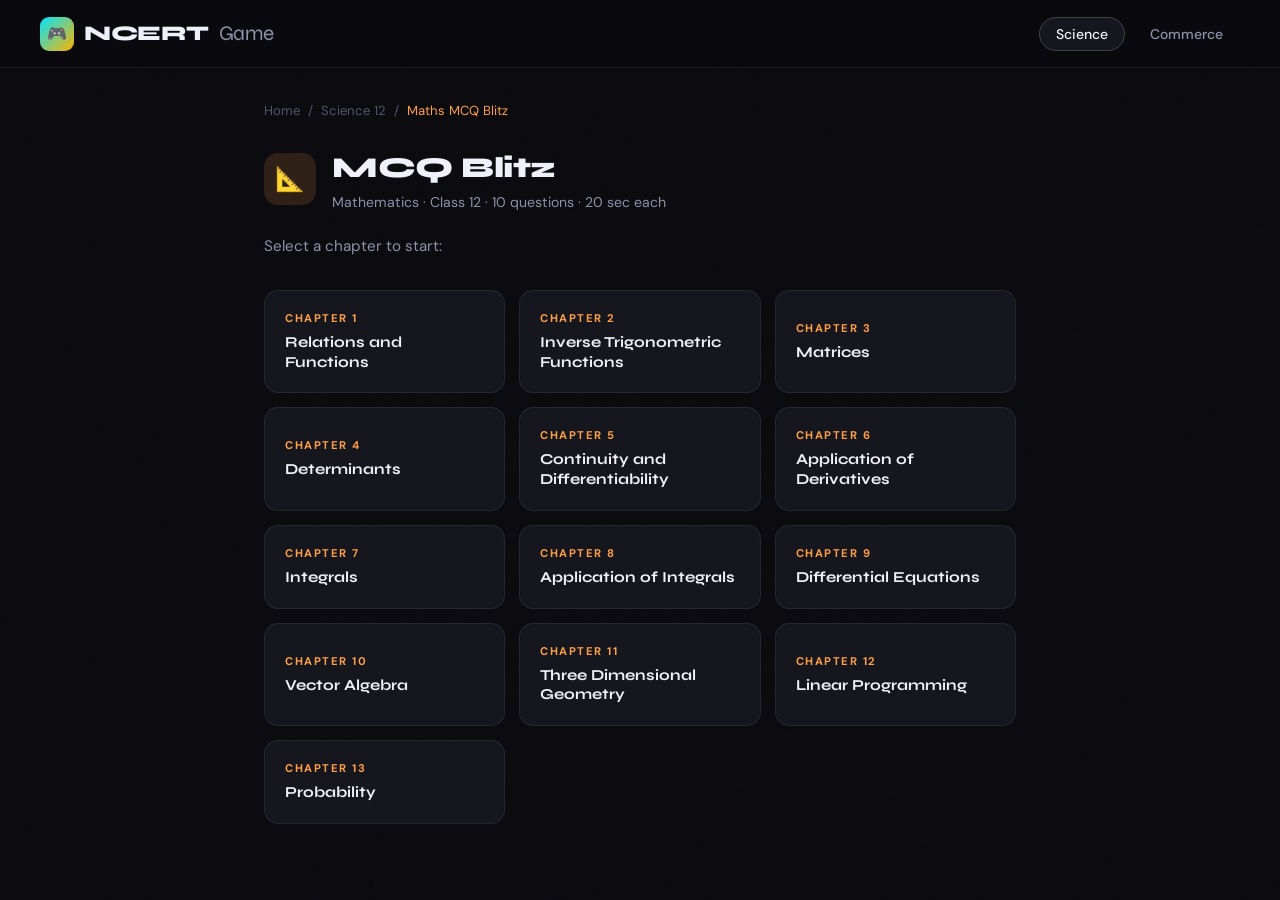
<file: pages/maths-12-mcq.html>
<!DOCTYPE html>
<html lang="en">
<head>
  <meta charset="UTF-8" />
  <meta name="viewport" content="width=device-width, initial-scale=1.0" />
  <title>Maths 12 — MCQ Blitz | NCERT Game</title>
  <link rel="stylesheet" href="../css/style.css" />
  <style>
    .game-wrapper { min-height:100vh; padding:100px 24px 60px; max-width:800px; margin:0 auto; }
    .screen { display:none; }
    .screen.active { display:block; animation:fadeUp 0.4s ease both; }
    .chapter-grid { display:grid; grid-template-columns:repeat(auto-fill,minmax(220px,1fr)); gap:14px; margin-top:32px; }
    .chapter-btn { background:var(--bg-card); border:1px solid var(--border); border-radius:var(--radius-md); padding:20px; cursor:pointer; transition:all 0.25s var(--ease); text-align:left; color:var(--text-primary); font-family:var(--font-body); }
    .chapter-btn:hover { background:var(--bg-card-hover); border-color:rgba(255,159,69,0.4); transform:translateY(-3px); box-shadow:0 10px 30px rgba(255,159,69,0.1); }
    .chapter-btn .ch-num { font-size:0.7rem; font-weight:700; letter-spacing:1.5px; text-transform:uppercase; color:var(--maths); margin-bottom:8px; }
    .chapter-btn .ch-name { font-family:var(--font-display); font-size:0.95rem; font-weight:700; line-height:1.3; }
    .loading-wrap { text-align:center; padding:80px 20px; }
    .loading-spinner { width:56px; height:56px; border:3px solid var(--border); border-top-color:var(--maths); border-radius:50%; animation:spin 0.8s linear infinite; margin:0 auto 24px; }
    @keyframes spin { to { transform:rotate(360deg); } }
    .loading-wrap h3 { font-family:var(--font-display); font-size:1.2rem; margin-bottom:8px; }
    .loading-wrap p { color:var(--text-secondary); font-size:0.9rem; }
    .game-header { display:flex; align-items:center; justify-content:space-between; margin-bottom:32px; padding:16px 20px; background:var(--bg-card); border:1px solid var(--border); border-radius:var(--radius-md); }
    .game-progress { font-size:0.85rem; color:var(--text-secondary); font-weight:500; }
    .game-progress span { color:var(--maths); font-weight:700; }
    .game-score { font-family:var(--font-display); font-size:1rem; font-weight:700; }
    .game-score .score-num { color:var(--maths); }
    .timer-circle { width:44px; height:44px; border-radius:50%; border:3px solid var(--border); display:grid; place-items:center; font-family:var(--font-display); font-size:1rem; font-weight:800; transition:border-color 0.3s,color 0.3s; }
    .timer-circle.warning { border-color:#ff9f45; color:#ff9f45; }
    .timer-circle.danger { border-color:#ff6b6b; color:#ff6b6b; animation:timerPulse 0.5s infinite alternate; }
    @keyframes timerPulse { from{transform:scale(1);} to{transform:scale(1.1);} }
    .progress-bar-wrap { height:4px; background:var(--border); border-radius:999px; margin-bottom:32px; overflow:hidden; }
    .progress-bar-fill { height:100%; background:linear-gradient(90deg,var(--maths),#ff6b6b); border-radius:999px; transition:width 0.4s var(--ease); }
    .question-card { background:var(--bg-card); border:1px solid var(--border); border-radius:var(--radius-lg); padding:32px; margin-bottom:24px; }
    .question-tag { display:inline-block; font-size:0.7rem; font-weight:700; letter-spacing:1.5px; text-transform:uppercase; color:var(--maths); background:rgba(255,159,69,0.12); border:1px solid rgba(255,159,69,0.2); padding:4px 12px; border-radius:999px; margin-bottom:16px; }
    .question-text { font-family:var(--font-display); font-size:1.15rem; font-weight:700; line-height:1.5; letter-spacing:-0.3px; }
    .options-grid { display:grid; grid-template-columns:1fr 1fr; gap:12px; }
    .option-btn { background:var(--bg-card); border:1px solid var(--border); border-radius:var(--radius-md); padding:16px 20px; cursor:pointer; transition:all 0.2s var(--ease); text-align:left; color:var(--text-primary); font-family:var(--font-body); font-size:0.9rem; line-height:1.4; display:flex; align-items:flex-start; gap:12px; }
    .option-btn:hover:not(:disabled) { background:var(--bg-card-hover); border-color:rgba(255,159,69,0.4); transform:translateY(-2px); }
    .option-btn:disabled { cursor:not-allowed; }
    .option-label { width:24px; height:24px; border-radius:6px; background:var(--bg); border:1px solid var(--border); display:grid; place-items:center; font-size:0.75rem; font-weight:700; flex-shrink:0; transition:all 0.2s; }
    .option-btn.correct { background:rgba(86,207,145,0.1); border-color:rgba(86,207,145,0.5); animation:correctPop 0.4s var(--ease-spring); }
    .option-btn.correct .option-label { background:var(--biology); border-color:var(--biology); color:#000; }
    .option-btn.wrong { background:rgba(255,107,107,0.1); border-color:rgba(255,107,107,0.5); animation:wrongShake 0.4s ease; }
    .option-btn.wrong .option-label { background:var(--economics); border-color:var(--economics); color:#fff; }
    @keyframes correctPop { 0%{transform:scale(1);} 50%{transform:scale(1.03);} 100%{transform:scale(1);} }
    @keyframes wrongShake { 0%,100%{transform:translateX(0);} 25%{transform:translateX(-6px);} 75%{transform:translateX(6px);} }
    .explanation-box { margin-top:16px; padding:16px 20px; border-radius:var(--radius-md); font-size:0.88rem; line-height:1.6; display:none; animation:fadeUp 0.3s ease both; }
    .explanation-box.correct-exp { background:rgba(86,207,145,0.08); border:1px solid rgba(86,207,145,0.2); color:var(--biology); }
    .explanation-box.wrong-exp { background:rgba(255,107,107,0.08); border:1px solid rgba(255,107,107,0.2); color:#ff9999; }
    .next-btn { width:100%; margin-top:20px; padding:16px; border-radius:var(--radius-md); background:var(--maths); color:#000; font-family:var(--font-display); font-size:1rem; font-weight:700; border:none; cursor:pointer; transition:all 0.25s var(--ease-spring); display:none; }
    .next-btn:hover { transform:translateY(-2px); box-shadow:0 8px 24px rgba(255,159,69,0.3); }
    .results-wrap { text-align:center; padding:40px 20px; }
    .results-emoji { font-size:4rem; margin-bottom:16px; animation:bounceIn 0.6s var(--ease-spring); }
    @keyframes bounceIn { 0%{transform:scale(0);opacity:0;} 60%{transform:scale(1.2);} 100%{transform:scale(1);opacity:1;} }
    .results-wrap h2 { font-family:var(--font-display); font-size:2rem; font-weight:800; margin-bottom:8px; letter-spacing:-1px; }
    .results-wrap .subtitle { color:var(--text-secondary); margin-bottom:40px; }
    .score-big { display:inline-flex; align-items:baseline; gap:4px; font-family:var(--font-display); font-size:5rem; font-weight:800; color:var(--maths); margin-bottom:8px; line-height:1; }
    .score-big .out-of { font-size:2rem; color:var(--text-secondary); }
    .score-label { font-size:0.85rem; color:var(--text-muted); text-transform:uppercase; letter-spacing:1px; margin-bottom:40px; }
    .results-stats { display:flex; gap:20px; justify-content:center; margin-bottom:40px; flex-wrap:wrap; }
    .result-stat { background:var(--bg-card); border:1px solid var(--border); border-radius:var(--radius-md); padding:20px 28px; min-width:120px; }
    .result-stat .rs-num { font-family:var(--font-display); font-size:1.8rem; font-weight:800; margin-bottom:4px; }
    .result-stat .rs-label { font-size:0.75rem; color:var(--text-muted); text-transform:uppercase; letter-spacing:0.8px; }
    .results-actions { display:flex; gap:12px; justify-content:center; flex-wrap:wrap; }
    .btn-retry { padding:14px 32px; border-radius:999px; background:var(--maths); color:#000; font-family:var(--font-display); font-size:0.95rem; font-weight:700; border:none; cursor:pointer; transition:all 0.25s var(--ease-spring); }
    .btn-retry:hover { transform:translateY(-2px); box-shadow:0 8px 24px rgba(255,159,69,0.3); }
    .btn-back { padding:14px 32px; border-radius:999px; background:transparent; color:var(--text-secondary); font-family:var(--font-display); font-size:0.95rem; font-weight:700; border:1px solid var(--border); cursor:pointer; transition:all 0.25s var(--ease); text-decoration:none; display:inline-flex; align-items:center; }
    .btn-back:hover { background:var(--bg-card); color:var(--text-primary); border-color:var(--border-hover); }
    .error-box { background:rgba(255,107,107,0.08); border:1px solid rgba(255,107,107,0.2); border-radius:var(--radius-md); padding:20px 24px; margin-top:20px; font-size:0.88rem; color:#ff9999; line-height:1.6; display:none; }
    @media (max-width:600px) { .options-grid{grid-template-columns:1fr;} .score-big{font-size:3.5rem;} }
  </style>
</head>
<body>
  <nav class="navbar">
    <a href="../index.html" class="nav-logo">
      <div class="logo-icon">🎮</div>
      NCERT<span>Game</span>
    </a>
    <ul class="nav-links">
      <li><a href="../index.html#science" class="active">Science</a></li>
      <li><a href="../index.html#commerce">Commerce</a></li>
    </ul>
  </nav>

  <div class="game-wrapper">
    <div id="screen-select" class="screen active">
      <div style="display:flex;align-items:center;gap:8px;font-size:0.82rem;color:var(--text-muted);margin-bottom:24px;">
        <a href="../index.html" style="color:var(--text-muted);">Home</a><span>/</span>
        <a href="science-12.html" style="color:var(--text-muted);">Science 12</a><span>/</span>
        <span style="color:var(--maths);">Maths MCQ Blitz</span>
      </div>
      <div style="display:flex;align-items:center;gap:16px;margin-bottom:8px;">
        <div style="width:52px;height:52px;background:rgba(255,159,69,0.15);border-radius:14px;display:grid;place-items:center;font-size:1.5rem;">📐</div>
        <div>
          <h1 style="font-family:var(--font-display);font-size:1.8rem;font-weight:800;letter-spacing:-0.5px;">MCQ Blitz</h1>
          <p style="color:var(--text-secondary);font-size:0.88rem;">Mathematics · Class 12 · 10 questions · 20 sec each</p>
        </div>
      </div>
      <p style="color:var(--text-secondary);margin:20px 0 8px;font-size:0.95rem;">Select a chapter to start:</p>
      <div class="chapter-grid" id="chapterGrid"></div>
      <div class="error-box" id="errorBox"><span id="errorMsg"></span></div>
    </div>

    <div id="screen-loading" class="screen">
      <div class="loading-wrap">
        <div class="loading-spinner"></div>
        <h3>Generating your questions...</h3>
        <p id="loadingChapter">Preparing content</p>
      </div>
    </div>

    <div id="screen-game" class="screen">
      <div class="game-header">
        <div class="game-progress">Question <span id="qNum">1</span> of <span id="qTotal">10</span></div>
        <div class="timer-circle" id="timerCircle">20</div>
        <div class="game-score">Score: <span class="score-num" id="scoreDisplay">0</span></div>
      </div>
      <div class="progress-bar-wrap"><div class="progress-bar-fill" id="progressBar" style="width:0%"></div></div>
      <div class="question-card">
        <div class="question-tag" id="questionChapter">Chapter</div>
        <div class="question-text" id="questionText">Loading...</div>
      </div>
      <div class="options-grid" id="optionsGrid"></div>
      <div class="explanation-box" id="explanationBox"></div>
      <button class="next-btn" id="nextBtn" onclick="nextQuestion()">Next Question →</button>
    </div>

    <div id="screen-results" class="screen">
      <div class="results-wrap">
        <div class="results-emoji" id="resultsEmoji">🎉</div>
        <h2 id="resultsTitle">Great job!</h2>
        <p class="subtitle" id="resultsSubtitle">Here's how you did</p>
        <div class="score-big"><span id="finalScore">0</span><span class="out-of">/ <span id="finalTotal">10</span></span></div>
        <div class="score-label">CORRECT ANSWERS</div>
        <div class="results-stats">
          <div class="result-stat"><div class="rs-num" style="color:var(--biology)" id="statCorrect">0</div><div class="rs-label">Correct</div></div>
          <div class="result-stat"><div class="rs-num" style="color:var(--economics)" id="statWrong">0</div><div class="rs-label">Wrong</div></div>
          <div class="result-stat"><div class="rs-num" style="color:var(--maths)" id="statPercent">0%</div><div class="rs-label">Score</div></div>
        </div>
        <div class="results-actions">
          <button class="btn-retry" onclick="retryGame()">🔄 Play Again</button>
          <a href="science-12.html" class="btn-back">← Back to Science 12</a>
        </div>
      </div>
    </div>
  </div>

  <script>
    const CHAPTERS = [
      {num:1,name:'Relations and Functions'},
      {num:2,name:'Inverse Trigonometric Functions'},
      {num:3,name:'Matrices'},
      {num:4,name:'Determinants'},
      {num:5,name:'Continuity and Differentiability'},
      {num:6,name:'Application of Derivatives'},
      {num:7,name:'Integrals'},
      {num:8,name:'Application of Integrals'},
      {num:9,name:'Differential Equations'},
      {num:10,name:'Vector Algebra'},
      {num:11,name:'Three Dimensional Geometry'},
      {num:12,name:'Linear Programming'},
      {num:13,name:'Probability'},
    ];

    const BACKUP = {
      3:[
        {q:"A matrix with equal number of rows and columns is called:",options:["Row matrix","Column matrix","Square matrix","Rectangular matrix"],answer:2,exp:"A square matrix has equal number of rows and columns (n×n). Example: 2×2, 3×3 matrices."},
        {q:"The transpose of a matrix A is denoted by:",options:["A⁻¹","A'or Aᵀ","|A|","adj A"],answer:1,exp:"Transpose A' (or Aᵀ) is obtained by interchanging rows and columns of A. (A')ᵢⱼ = Aⱼᵢ"},
        {q:"A matrix is called symmetric if:",options:["A = -A'","A = A'","A = A⁻¹","A² = A"],answer:1,exp:"A symmetric matrix satisfies A = A' (A equals its transpose). Diagonal elements can be anything."},
        {q:"The identity matrix I satisfies:",options:["AI = 0","AI = A","AI = I","AI = A²"],answer:1,exp:"For any matrix A, AI = IA = A. The identity matrix acts like multiplication by 1."},
        {q:"Order of matrix resulting from multiplication of m×n and n×p matrices is:",options:["m×p","n×n","m×n","n×p"],answer:0,exp:"Product of m×n and n×p matrices has order m×p. Inner dimensions (n) must match."},
        {q:"A null matrix has all elements equal to:",options:["1","-1","0","∞"],answer:2,exp:"A null (zero) matrix has all elements equal to 0. It is the additive identity for matrices."},
        {q:"Matrix multiplication is:",options:["Commutative","Associative but not commutative","Commutative and associative","Neither"],answer:1,exp:"Matrix multiplication is associative: A(BC) = (AB)C, but NOT commutative: AB ≠ BA in general."},
        {q:"A skew-symmetric matrix satisfies:",options:["A = A'","A = -A'","A² = I","A = A⁻¹"],answer:1,exp:"Skew-symmetric matrix: A = -A'. All diagonal elements must be zero. Aᵢᵢ = -Aᵢᵢ implies Aᵢᵢ = 0."},
        {q:"(AB)' equals:",options:["A'B'","B'A'","AB","(BA)'"],answer:1,exp:"(AB)' = B'A' — transpose of product = product of transposes in REVERSE order."},
        {q:"A diagonal matrix has non-zero elements only:",options:["In first row","In last column","On main diagonal","Everywhere"],answer:2,exp:"A diagonal matrix has non-zero elements only on the main diagonal (top-left to bottom-right). Off-diagonal = 0."},
      ],
      5:[
        {q:"A function f is continuous at x = a if:",options:["f(a) exists","lim f(x) as x→a exists","Both exist and are equal","f is differentiable at a"],answer:2,exp:"f is continuous at x=a if: (1) f(a) exists, (2) lim(x→a) f(x) exists, (3) they are equal."},
        {q:"d/dx(sin x) =",options:["cos x","-cos x","sin x","-sin x"],answer:0,exp:"d/dx(sin x) = cos x. This is a fundamental derivative. Remember: sin differentiates to cos."},
        {q:"d/dx(eˣ) =",options:["eˣ⁻¹","xeˣ⁻¹","eˣ","xe^x"],answer:2,exp:"d/dx(eˣ) = eˣ. The exponential function is its own derivative — unique property of e."},
        {q:"Chain rule states d/dx[f(g(x))] =",options:["f'(x)·g'(x)","f'(g(x))·g'(x)","f(g'(x))","f'(g(x))"],answer:1,exp:"Chain rule: d/dx[f(g(x))] = f'(g(x))·g'(x). Differentiate outer function × derivative of inner function."},
        {q:"d/dx(ln x) =",options:["1/x","ln x","x","e/x"],answer:0,exp:"d/dx(ln x) = 1/x for x > 0. Natural log differentiates to reciprocal."},
        {q:"Rolle's theorem requires the function to be:",options:["Continuous on [a,b] only","Differentiable on (a,b) only","Continuous on [a,b] and differentiable on (a,b) with f(a)=f(b)","Monotonic"],answer:2,exp:"Rolle's theorem: f continuous on [a,b], differentiable on (a,b), f(a)=f(b) → ∃ c∈(a,b) where f'(c)=0."},
        {q:"d/dx(xⁿ) =",options:["xⁿ⁻¹","nxⁿ⁻¹","nxⁿ","nxⁿ⁺¹"],answer:1,exp:"Power rule: d/dx(xⁿ) = nxⁿ⁻¹. Bring down the power, reduce exponent by 1."},
        {q:"If y = uv, then dy/dx =",options:["u(dv/dx)","v(du/dx)","u(dv/dx) + v(du/dx)","u(dv/dx) - v(du/dx)"],answer:2,exp:"Product rule: d/dx(uv) = u·dv/dx + v·du/dx. Both terms must be included."},
        {q:"d/dx(cos x) =",options:["sin x","-sin x","cos x","-cos x"],answer:1,exp:"d/dx(cos x) = -sin x. Note the negative sign — cos differentiates to negative sin."},
        {q:"A function is differentiable at a point if:",options:["It is continuous there","Left and right derivatives exist and are equal","It has no maximum or minimum","Its graph is a straight line"],answer:1,exp:"Differentiability requires left-hand derivative = right-hand derivative at that point. Differentiable → continuous (not vice versa)."},
      ],
      7:[
        {q:"∫xⁿ dx =",options:["xⁿ⁺¹ + C","xⁿ⁺¹/(n+1) + C","nxⁿ⁻¹ + C","xⁿ/n + C"],answer:1,exp:"∫xⁿ dx = xⁿ⁺¹/(n+1) + C (for n ≠ -1). This is the power rule for integration."},
        {q:"∫(1/x) dx =",options:["x + C","ln|x| + C","1/x² + C","eˣ + C"],answer:1,exp:"∫(1/x) dx = ln|x| + C. This is why ln x differentiates to 1/x."},
        {q:"∫eˣ dx =",options:["eˣ⁺¹/(x+1) + C","xeˣ + C","eˣ + C","e^(x+1) + C"],answer:2,exp:"∫eˣ dx = eˣ + C. The exponential function integrates to itself."},
        {q:"∫sin x dx =",options:["cos x + C","-cos x + C","sin x + C","-sin x + C"],answer:1,exp:"∫sin x dx = -cos x + C. Check: d/dx(-cos x) = sin x ✓"},
        {q:"∫cos x dx =",options:["sin x + C","-sin x + C","cos x + C","-cos x + C"],answer:0,exp:"∫cos x dx = sin x + C. Check: d/dx(sin x) = cos x ✓"},
        {q:"Integration by parts formula is:",options:["∫uv dx = u∫v dx - ∫v dx","∫uv dx = u∫v dx - ∫(du/dx·∫v dx)dx","∫uv dx = uv - ∫vu","∫uv dx = u'v' + C"],answer:1,exp:"Integration by parts: ∫u(dv/dx)dx = uv - ∫v(du/dx)dx. Choose u using ILATE rule."},
        {q:"The constant of integration C is added because:",options:["Integration is approximate","Derivative of constant is zero","Integration is reversible","None of these"],answer:1,exp:"C is added because d/dx(C) = 0. Many functions with different constants have the same derivative."},
        {q:"∫sec²x dx =",options:["sec x tan x + C","tan x + C","2sec x + C","sec²x/2 + C"],answer:1,exp:"∫sec²x dx = tan x + C. Check: d/dx(tan x) = sec²x ✓"},
        {q:"Definite integral ∫ₐᵇf(x)dx represents:",options:["Slope of curve","Area under curve from a to b","Maximum value","Derivative at midpoint"],answer:1,exp:"Definite integral ∫ₐᵇf(x)dx gives the net signed area between the curve y=f(x) and x-axis from x=a to x=b."},
        {q:"∫(1/(1+x²)) dx =",options:["ln(1+x²) + C","tan⁻¹x + C","sin⁻¹x + C","cot⁻¹x + C"],answer:1,exp:"∫1/(1+x²) dx = tan⁻¹x + C. This is a standard result. Check: d/dx(tan⁻¹x) = 1/(1+x²) ✓"},
      ],
      13:[
        {q:"P(A|B) represents:",options:["P(A) × P(B)","P(A∩B)/P(B)","P(A∪B)","P(B|A)"],answer:1,exp:"Conditional probability P(A|B) = P(A∩B)/P(B). Probability of A given B has already occurred."},
        {q:"Bayes' theorem is used to find:",options:["P(A∩B)","P(A∪B)","P(A|B) when P(B|A) is known","P(A) from P(B)"],answer:2,exp:"Bayes' theorem: P(A|B) = P(B|A)·P(A)/P(B). Used to update probability based on new information."},
        {q:"For independent events A and B:",options:["P(A∩B) = P(A)+P(B)","P(A∩B) = P(A)·P(B)","P(A∩B) = 0","P(A|B) = P(B)"],answer:1,exp:"For independent events: P(A∩B) = P(A)·P(B). Occurrence of one doesn't affect probability of other."},
        {q:"In a Binomial distribution B(n,p), mean is:",options:["np","np(1-p)","n/p","p/n"],answer:0,exp:"Mean of Binomial distribution = np, where n is number of trials and p is probability of success."},
        {q:"Variance of Binomial distribution B(n,p) is:",options:["np","np(1-p)","np²","n²p"],answer:1,exp:"Variance of Binomial distribution = np(1-p) = npq, where q = 1-p is probability of failure."},
        {q:"Total probability theorem states P(B) =",options:["ΣP(B|Aᵢ)","ΣP(Aᵢ)·P(B|Aᵢ)","P(B|A)·P(A)","ΣP(B∩Aᵢ)/P(Aᵢ)"],answer:1,exp:"Total Probability: P(B) = ΣP(Aᵢ)·P(B|Aᵢ) where A₁,A₂... are mutually exclusive and exhaustive events."},
        {q:"A random variable X has expected value:",options:["ΣX","ΣXP(X)","ΣP(X)","Max value of X"],answer:1,exp:"Expected value E(X) = ΣxᵢP(xᵢ). It's the weighted average of all possible values."},
        {q:"If P(A) = 0.4, P(B) = 0.3, P(A∩B) = 0.12, then A and B are:",options:["Mutually exclusive","Independent","Dependent","Complementary"],answer:1,exp:"Check: P(A)×P(B) = 0.4×0.3 = 0.12 = P(A∩B). Since P(A∩B) = P(A)·P(B), they are independent."},
        {q:"P(A∪B) = P(A) + P(B) only when:",options:["A and B are independent","A and B are mutually exclusive","A and B are exhaustive","Always"],answer:1,exp:"P(A∪B) = P(A) + P(B) only when A and B are mutually exclusive (P(A∩B) = 0)."},
        {q:"Standard deviation of Binomial distribution is:",options:["np","√(npq)","npq","√(np)"],answer:1,exp:"Standard deviation = √(Variance) = √(npq) for Binomial distribution B(n,p) where q = 1-p."},
      ],
    };

    let currentChapter=null,questions=[],currentQ=0,score=0,timer=null,timeLeft=20,answered=false;

    function showScreen(id){document.querySelectorAll('.screen').forEach(s=>s.classList.remove('active'));document.getElementById(id).classList.add('active');}
    function shuffle(arr){const a=[...arr];for(let i=a.length-1;i>0;i--){const j=Math.floor(Math.random()*(i+1));[a[i],a[j]]=[a[j],a[i]];}return a;}
    function showError(msg){const box=document.getElementById('errorBox');document.getElementById('errorMsg').textContent=msg;box.style.display='block';}
    function getBackup(num){if(BACKUP[num])return shuffle(BACKUP[num]).slice(0,10);return [{q:`Backup questions for this chapter coming soon!`,options:["Okay","Got it","Sure","Fine"],answer:0,exp:"Please check back soon."}];}

    async function fetchQuestions(chapter){
      try{
        const res=await fetch('/.netlify/functions/ask-groq',{method:'POST',headers:{'Content-Type':'application/json'},body:JSON.stringify({chapter:chapter.num,chapterName:chapter.name,subject:'Mathematics',classNum:'12'})});
        const data=await res.json();
        if(data.questions&&data.questions.length>=5)return data.questions;
        throw new Error('Invalid response');
      }catch(err){
        console.warn('Netlify function failed:',err);
        showError('Using backup questions. AI unavailable.');
        return getBackup(chapter.num);
      }
    }

    function startTimer(){clearInterval(timer);timeLeft=20;updateTimerDisplay();timer=setInterval(()=>{timeLeft--;updateTimerDisplay();if(timeLeft<=0){clearInterval(timer);timeUp();}},1000);}
    function updateTimerDisplay(){const el=document.getElementById('timerCircle');el.textContent=timeLeft;el.className='timer-circle';if(timeLeft<=5)el.classList.add('danger');else if(timeLeft<=10)el.classList.add('warning');}
    function timeUp(){if(!answered){answered=true;revealAnswer(-1);}}

    function loadQuestion(){
      if(currentQ>=questions.length){showResults();return;}
      answered=false;
      const q=questions[currentQ];
      document.getElementById('qNum').textContent=currentQ+1;
      document.getElementById('qTotal').textContent=questions.length;
      document.getElementById('scoreDisplay').textContent=score;
      document.getElementById('questionChapter').textContent=`Chapter ${currentChapter.num}`;
      document.getElementById('questionText').textContent=q.q;
      document.getElementById('progressBar').style.width=`${(currentQ/questions.length)*100}%`;
      const grid=document.getElementById('optionsGrid');
      grid.innerHTML='';
      ['A','B','C','D'].forEach((label,i)=>{
        if(!q.options[i])return;
        const btn=document.createElement('button');
        btn.className='option-btn';
        btn.innerHTML=`<span class="option-label">${label}</span><span>${q.options[i]}</span>`;
        btn.onclick=()=>selectAnswer(i);
        grid.appendChild(btn);
      });
      document.getElementById('explanationBox').style.display='none';
      document.getElementById('explanationBox').className='explanation-box';
      document.getElementById('nextBtn').style.display='none';
      startTimer();
    }

    function selectAnswer(idx){if(answered)return;answered=true;clearInterval(timer);revealAnswer(idx);}

    function revealAnswer(selected){
      const q=questions[currentQ];
      const btns=document.querySelectorAll('.option-btn');
      const isCorrect=selected===q.answer;
      if(isCorrect)score++;
      btns.forEach((btn,i)=>{btn.disabled=true;if(i===q.answer)btn.classList.add('correct');else if(i===selected)btn.classList.add('wrong');});
      const expBox=document.getElementById('explanationBox');
      expBox.style.display='block';
      expBox.className=`explanation-box ${isCorrect?'correct-exp':'wrong-exp'}`;
      expBox.innerHTML=isCorrect?`✅ <strong>Correct!</strong> ${q.exp}`:`❌ <strong>${selected===-1?"Time's up!":"Wrong."}</strong> Correct: <strong>${q.options[q.answer]}</strong>. ${q.exp}`;
      document.getElementById('nextBtn').style.display='block';
      document.getElementById('scoreDisplay').textContent=score;
    }

    function nextQuestion(){currentQ++;loadQuestion();}

    function showResults(){
      clearInterval(timer);
      const total=questions.length,wrong=total-score,percent=Math.round((score/total)*100);
      document.getElementById('finalScore').textContent=score;
      document.getElementById('finalTotal').textContent=total;
      document.getElementById('statCorrect').textContent=score;
      document.getElementById('statWrong').textContent=wrong;
      document.getElementById('statPercent').textContent=percent+'%';
      let emoji,title,subtitle;
      if(percent===100){emoji='🏆';title='Perfect Score!';subtitle='Maths 12 genius!';}
      else if(percent>=80){emoji='🎉';title='Excellent!';subtitle='Board exam ready!';}
      else if(percent>=60){emoji='👍';title='Good job!';subtitle='Keep it up!';}
      else if(percent>=40){emoji='📚';title='Keep Studying!';subtitle='Review and try again.';}
      else{emoji='💪';title="Don't Give Up!";subtitle='Maths takes practice!';}
      document.getElementById('resultsEmoji').textContent=emoji;
      document.getElementById('resultsTitle').textContent=title;
      document.getElementById('resultsSubtitle').textContent=subtitle;
      document.getElementById('progressBar').style.width='100%';
      showScreen('screen-results');
    }

    function retryGame(){startGame(currentChapter);}

    async function startGame(chapter){
      currentChapter=chapter;score=0;currentQ=0;
      showScreen('screen-loading');
      document.getElementById('loadingChapter').textContent=`Chapter ${chapter.num}: ${chapter.name}`;
      questions=await fetchQuestions(chapter);
      showScreen('screen-game');
      loadQuestion();
    }

    function init(){
      const grid=document.getElementById('chapterGrid');
      CHAPTERS.forEach(ch=>{
        const btn=document.createElement('button');
        btn.className='chapter-btn';
        btn.innerHTML=`<div class="ch-num">Chapter ${ch.num}</div><div class="ch-name">${ch.name}</div>`;
        btn.onclick=()=>startGame(ch);
        grid.appendChild(btn);
      });
    }

    document.addEventListener('DOMContentLoaded',init);
  </script>
</body>
</html>
</file>
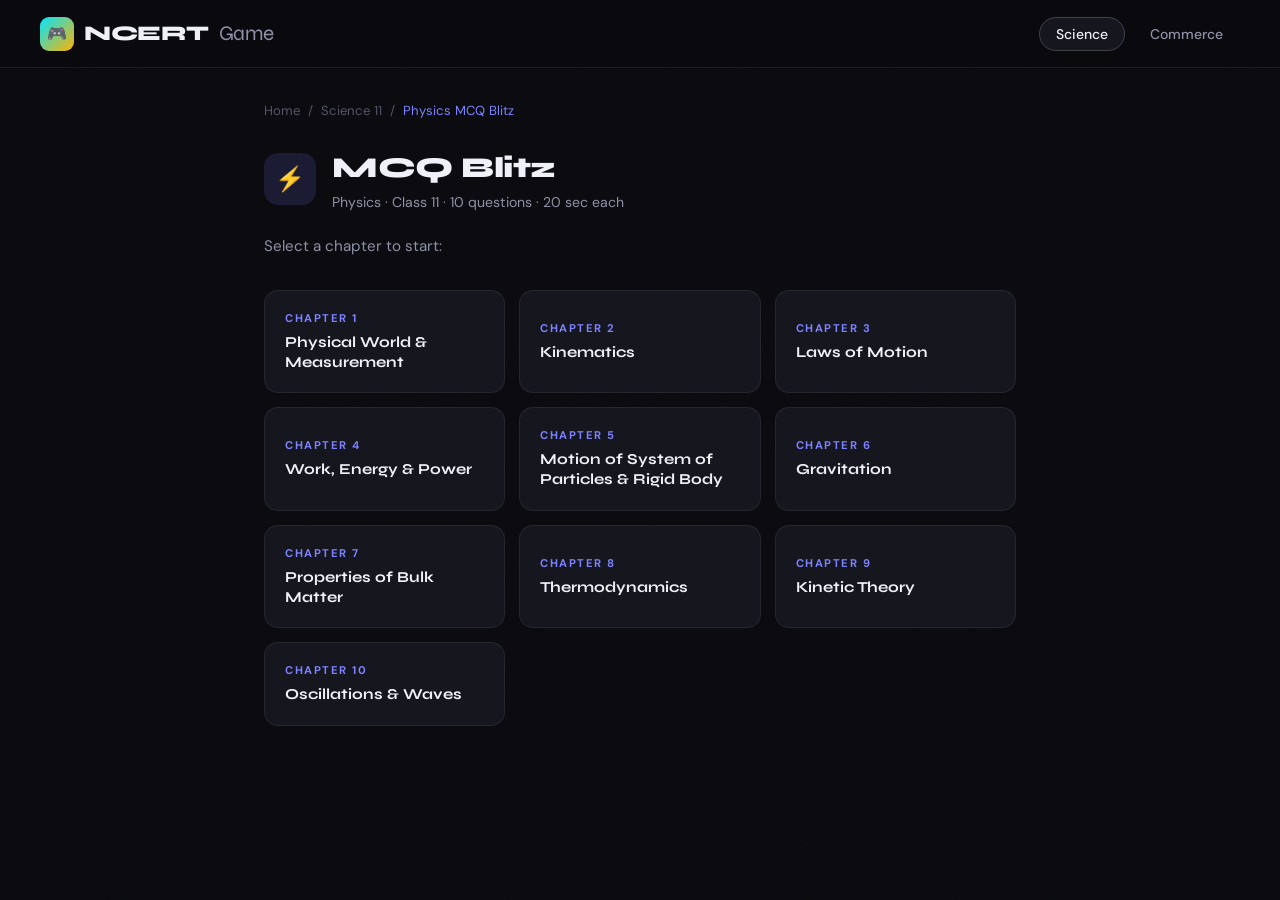
<file: pages/physics-11-mcq.html>
<!DOCTYPE html>
<html lang="en">
<head>
  <meta charset="UTF-8" />
  <meta name="viewport" content="width=device-width, initial-scale=1.0" />
  <title>Physics 11 — MCQ Blitz | NCERT Game</title>
  <link rel="stylesheet" href="../css/style.css" />
  <style>
    .game-wrapper { min-height:100vh; padding:100px 24px 60px; max-width:800px; margin:0 auto; }
    .screen { display:none; }
    .screen.active { display:block; animation:fadeUp 0.4s ease both; }
    .chapter-grid { display:grid; grid-template-columns:repeat(auto-fill,minmax(220px,1fr)); gap:14px; margin-top:32px; }
    .chapter-btn { background:var(--bg-card); border:1px solid var(--border); border-radius:var(--radius-md); padding:20px; cursor:pointer; transition:all 0.25s var(--ease); text-align:left; color:var(--text-primary); font-family:var(--font-body); }
    .chapter-btn:hover { background:var(--bg-card-hover); border-color:rgba(124,131,255,0.4); transform:translateY(-3px); box-shadow:0 10px 30px rgba(124,131,255,0.1); }
    .chapter-btn .ch-num { font-size:0.7rem; font-weight:700; letter-spacing:1.5px; text-transform:uppercase; color:var(--physics); margin-bottom:8px; }
    .chapter-btn .ch-name { font-family:var(--font-display); font-size:0.95rem; font-weight:700; line-height:1.3; }
    .loading-wrap { text-align:center; padding:80px 20px; }
    .loading-spinner { width:56px; height:56px; border:3px solid var(--border); border-top-color:var(--physics); border-radius:50%; animation:spin 0.8s linear infinite; margin:0 auto 24px; }
    @keyframes spin { to { transform:rotate(360deg); } }
    .loading-wrap h3 { font-family:var(--font-display); font-size:1.2rem; margin-bottom:8px; }
    .loading-wrap p { color:var(--text-secondary); font-size:0.9rem; }
    .game-header { display:flex; align-items:center; justify-content:space-between; margin-bottom:32px; padding:16px 20px; background:var(--bg-card); border:1px solid var(--border); border-radius:var(--radius-md); }
    .game-progress { font-size:0.85rem; color:var(--text-secondary); font-weight:500; }
    .game-progress span { color:var(--physics); font-weight:700; }
    .game-score { font-family:var(--font-display); font-size:1rem; font-weight:700; }
    .game-score .score-num { color:var(--physics); }
    .timer-circle { width:44px; height:44px; border-radius:50%; border:3px solid var(--border); display:grid; place-items:center; font-family:var(--font-display); font-size:1rem; font-weight:800; transition:border-color 0.3s,color 0.3s; }
    .timer-circle.warning { border-color:#ff9f45; color:#ff9f45; }
    .timer-circle.danger { border-color:#ff6b6b; color:#ff6b6b; animation:timerPulse 0.5s infinite alternate; }
    @keyframes timerPulse { from{transform:scale(1);} to{transform:scale(1.1);} }
    .progress-bar-wrap { height:4px; background:var(--border); border-radius:999px; margin-bottom:32px; overflow:hidden; }
    .progress-bar-fill { height:100%; background:linear-gradient(90deg,var(--physics),#00e5ff); border-radius:999px; transition:width 0.4s var(--ease); }
    .question-card { background:var(--bg-card); border:1px solid var(--border); border-radius:var(--radius-lg); padding:32px; margin-bottom:24px; }
    .question-tag { display:inline-block; font-size:0.7rem; font-weight:700; letter-spacing:1.5px; text-transform:uppercase; color:var(--physics); background:rgba(124,131,255,0.12); border:1px solid rgba(124,131,255,0.2); padding:4px 12px; border-radius:999px; margin-bottom:16px; }
    .question-text { font-family:var(--font-display); font-size:1.15rem; font-weight:700; line-height:1.5; letter-spacing:-0.3px; }
    .options-grid { display:grid; grid-template-columns:1fr 1fr; gap:12px; }
    .option-btn { background:var(--bg-card); border:1px solid var(--border); border-radius:var(--radius-md); padding:16px 20px; cursor:pointer; transition:all 0.2s var(--ease); text-align:left; color:var(--text-primary); font-family:var(--font-body); font-size:0.9rem; line-height:1.4; display:flex; align-items:flex-start; gap:12px; }
    .option-btn:hover:not(:disabled) { background:var(--bg-card-hover); border-color:rgba(124,131,255,0.4); transform:translateY(-2px); }
    .option-btn:disabled { cursor:not-allowed; }
    .option-label { width:24px; height:24px; border-radius:6px; background:var(--bg); border:1px solid var(--border); display:grid; place-items:center; font-size:0.75rem; font-weight:700; flex-shrink:0; transition:all 0.2s; }
    .option-btn.correct { background:rgba(86,207,145,0.1); border-color:rgba(86,207,145,0.5); animation:correctPop 0.4s var(--ease-spring); }
    .option-btn.correct .option-label { background:var(--biology); border-color:var(--biology); color:#000; }
    .option-btn.wrong { background:rgba(255,107,107,0.1); border-color:rgba(255,107,107,0.5); animation:wrongShake 0.4s ease; }
    .option-btn.wrong .option-label { background:var(--economics); border-color:var(--economics); color:#fff; }
    @keyframes correctPop { 0%{transform:scale(1);} 50%{transform:scale(1.03);} 100%{transform:scale(1);} }
    @keyframes wrongShake { 0%,100%{transform:translateX(0);} 25%{transform:translateX(-6px);} 75%{transform:translateX(6px);} }
    .explanation-box { margin-top:16px; padding:16px 20px; border-radius:var(--radius-md); font-size:0.88rem; line-height:1.6; display:none; animation:fadeUp 0.3s ease both; }
    .explanation-box.correct-exp { background:rgba(86,207,145,0.08); border:1px solid rgba(86,207,145,0.2); color:var(--biology); }
    .explanation-box.wrong-exp { background:rgba(255,107,107,0.08); border:1px solid rgba(255,107,107,0.2); color:#ff9999; }
    .next-btn { width:100%; margin-top:20px; padding:16px; border-radius:var(--radius-md); background:var(--physics); color:#fff; font-family:var(--font-display); font-size:1rem; font-weight:700; border:none; cursor:pointer; transition:all 0.25s var(--ease-spring); display:none; }
    .next-btn:hover { transform:translateY(-2px); box-shadow:0 8px 24px rgba(124,131,255,0.3); }
    .results-wrap { text-align:center; padding:40px 20px; }
    .results-emoji { font-size:4rem; margin-bottom:16px; animation:bounceIn 0.6s var(--ease-spring); }
    @keyframes bounceIn { 0%{transform:scale(0);opacity:0;} 60%{transform:scale(1.2);} 100%{transform:scale(1);opacity:1;} }
    .results-wrap h2 { font-family:var(--font-display); font-size:2rem; font-weight:800; margin-bottom:8px; letter-spacing:-1px; }
    .results-wrap .subtitle { color:var(--text-secondary); margin-bottom:40px; }
    .score-big { display:inline-flex; align-items:baseline; gap:4px; font-family:var(--font-display); font-size:5rem; font-weight:800; color:var(--physics); margin-bottom:8px; line-height:1; }
    .score-big .out-of { font-size:2rem; color:var(--text-secondary); }
    .score-label { font-size:0.85rem; color:var(--text-muted); text-transform:uppercase; letter-spacing:1px; margin-bottom:40px; }
    .results-stats { display:flex; gap:20px; justify-content:center; margin-bottom:40px; flex-wrap:wrap; }
    .result-stat { background:var(--bg-card); border:1px solid var(--border); border-radius:var(--radius-md); padding:20px 28px; min-width:120px; }
    .result-stat .rs-num { font-family:var(--font-display); font-size:1.8rem; font-weight:800; margin-bottom:4px; }
    .result-stat .rs-label { font-size:0.75rem; color:var(--text-muted); text-transform:uppercase; letter-spacing:0.8px; }
    .results-actions { display:flex; gap:12px; justify-content:center; flex-wrap:wrap; }
    .btn-retry { padding:14px 32px; border-radius:999px; background:var(--physics); color:#fff; font-family:var(--font-display); font-size:0.95rem; font-weight:700; border:none; cursor:pointer; transition:all 0.25s var(--ease-spring); }
    .btn-retry:hover { transform:translateY(-2px); box-shadow:0 8px 24px rgba(124,131,255,0.3); }
    .btn-back { padding:14px 32px; border-radius:999px; background:transparent; color:var(--text-secondary); font-family:var(--font-display); font-size:0.95rem; font-weight:700; border:1px solid var(--border); cursor:pointer; transition:all 0.25s var(--ease); text-decoration:none; display:inline-flex; align-items:center; }
    .btn-back:hover { background:var(--bg-card); color:var(--text-primary); border-color:var(--border-hover); }
    .error-box { background:rgba(255,107,107,0.08); border:1px solid rgba(255,107,107,0.2); border-radius:var(--radius-md); padding:20px 24px; margin-top:20px; font-size:0.88rem; color:#ff9999; line-height:1.6; display:none; }
    @media (max-width:600px) { .options-grid{grid-template-columns:1fr;} .score-big{font-size:3.5rem;} }
  </style>
</head>
<body>

  <nav class="navbar">
    <a href="../index.html" class="nav-logo">
      <div class="logo-icon">🎮</div>
      NCERT<span>Game</span>
    </a>
    <ul class="nav-links">
      <li><a href="../index.html#science" class="active">Science</a></li>
      <li><a href="../index.html#commerce">Commerce</a></li>
    </ul>
  </nav>

  <div class="game-wrapper">

    <!-- SCREEN 1: CHAPTER SELECT -->
    <div id="screen-select" class="screen active">
      <div style="display:flex;align-items:center;gap:8px;font-size:0.82rem;color:var(--text-muted);margin-bottom:24px;">
        <a href="../index.html" style="color:var(--text-muted);">Home</a>
        <span>/</span>
        <a href="science-11.html" style="color:var(--text-muted);">Science 11</a>
        <span>/</span>
        <span style="color:var(--physics);">Physics MCQ Blitz</span>
      </div>
      <div style="display:flex;align-items:center;gap:16px;margin-bottom:8px;">
        <div style="width:52px;height:52px;background:rgba(124,131,255,0.15);border-radius:14px;display:grid;place-items:center;font-size:1.5rem;">⚡</div>
        <div>
          <h1 style="font-family:var(--font-display);font-size:1.8rem;font-weight:800;letter-spacing:-0.5px;">MCQ Blitz</h1>
          <p style="color:var(--text-secondary);font-size:0.88rem;">Physics · Class 11 · 10 questions · 20 sec each</p>
        </div>
      </div>
      <p style="color:var(--text-secondary);margin:20px 0 8px;font-size:0.95rem;">Select a chapter to start:</p>
      <div class="chapter-grid" id="chapterGrid"></div>
      <div class="error-box" id="errorBox"><span id="errorMsg"></span></div>
    </div>

    <!-- SCREEN 2: LOADING -->
    <div id="screen-loading" class="screen">
      <div class="loading-wrap">
        <div class="loading-spinner"></div>
        <h3>Generating your questions...</h3>
        <p id="loadingChapter">Preparing content</p>
      </div>
    </div>

    <!-- SCREEN 3: GAME -->
    <div id="screen-game" class="screen">
      <div class="game-header">
        <div class="game-progress">Question <span id="qNum">1</span> of <span id="qTotal">10</span></div>
        <div class="timer-circle" id="timerCircle">20</div>
        <div class="game-score">Score: <span class="score-num" id="scoreDisplay">0</span></div>
      </div>
      <div class="progress-bar-wrap">
        <div class="progress-bar-fill" id="progressBar" style="width:0%"></div>
      </div>
      <div class="question-card">
        <div class="question-tag" id="questionChapter">Chapter</div>
        <div class="question-text" id="questionText">Loading...</div>
      </div>
      <div class="options-grid" id="optionsGrid"></div>
      <div class="explanation-box" id="explanationBox"></div>
      <button class="next-btn" id="nextBtn" onclick="nextQuestion()">Next Question →</button>
    </div>

    <!-- SCREEN 4: RESULTS -->
    <div id="screen-results" class="screen">
      <div class="results-wrap">
        <div class="results-emoji" id="resultsEmoji">🎉</div>
        <h2 id="resultsTitle">Great job!</h2>
        <p class="subtitle" id="resultsSubtitle">Here's how you did</p>
        <div class="score-big">
          <span id="finalScore">0</span>
          <span class="out-of">/ <span id="finalTotal">10</span></span>
        </div>
        <div class="score-label">CORRECT ANSWERS</div>
        <div class="results-stats">
          <div class="result-stat">
            <div class="rs-num" style="color:var(--biology)" id="statCorrect">0</div>
            <div class="rs-label">Correct</div>
          </div>
          <div class="result-stat">
            <div class="rs-num" style="color:var(--economics)" id="statWrong">0</div>
            <div class="rs-label">Wrong</div>
          </div>
          <div class="result-stat">
            <div class="rs-num" style="color:var(--maths)" id="statPercent">0%</div>
            <div class="rs-label">Score</div>
          </div>
        </div>
        <div class="results-actions">
          <button class="btn-retry" onclick="retryGame()">🔄 Play Again</button>
          <a href="science-11.html" class="btn-back">← Back to Science 11</a>
        </div>
      </div>
    </div>

  </div>

  <script>
    const CHAPTERS = [
      { num:1,  name:'Physical World & Measurement' },
      { num:2,  name:'Kinematics' },
      { num:3,  name:'Laws of Motion' },
      { num:4,  name:'Work, Energy & Power' },
      { num:5,  name:'Motion of System of Particles & Rigid Body' },
      { num:6,  name:'Gravitation' },
      { num:7,  name:'Properties of Bulk Matter' },
      { num:8,  name:'Thermodynamics' },
      { num:9,  name:'Kinetic Theory' },
      { num:10, name:'Oscillations & Waves' },
    ];

    const BACKUP = {
      1:[
        {q:"Physics is a branch of science that deals with:",options:["Living organisms","Matter, energy and their interactions","Chemical reactions","Celestial bodies only"],answer:1,exp:"Physics studies matter, energy, and the fundamental forces of nature and their interactions."},
        {q:"Which of the following is a fundamental unit?",options:["Newton","Joule","Kilogram","Pascal"],answer:2,exp:"Kilogram (kg) is a fundamental/base SI unit of mass. Newton, Joule and Pascal are derived units."},
        {q:"The SI unit of time is:",options:["Minute","Hour","Second","Millisecond"],answer:2,exp:"The second (s) is the SI base unit of time."},
        {q:"Dimensional formula of velocity is:",options:["[MLT⁻¹]","[LT⁻¹]","[MLT]","[L²T⁻¹]"],answer:1,exp:"Velocity = distance/time = L/T = [LT⁻¹]. Mass is not involved."},
        {q:"Which method is used to check dimensional correctness?",options:["Principle of superposition","Principle of homogeneity","Bernoulli's principle","Archimedes' principle"],answer:1,exp:"Principle of homogeneity: dimensions on both sides of equation must be equal."},
        {q:"The number of significant figures in 0.00340 is:",options:["5","3","6","2"],answer:1,exp:"0.00340 has 3 significant figures: 3, 4, and the trailing zero after decimal."},
        {q:"Light year is a unit of:",options:["Time","Speed","Distance","Energy"],answer:2,exp:"Light year is the distance light travels in one year ≈ 9.46 × 10¹⁵ metres."},
        {q:"Error in measurement is:",options:["Always avoidable","Uncertainty in measurement","Always systematic","Always random"],answer:1,exp:"Error in measurement refers to the uncertainty or deviation from the true value."},
        {q:"Which of the following has no dimensions?",options:["Force","Strain","Velocity","Power"],answer:1,exp:"Strain = change in length/original length. Both are lengths so it's dimensionless."},
        {q:"Parsec is a unit of:",options:["Time","Mass","Distance","Pressure"],answer:2,exp:"Parsec is a unit of astronomical distance. 1 parsec ≈ 3.086 × 10¹⁶ metres."},
      ],
      2:[
        {q:"A body is said to be in uniform motion if:",options:["It moves in a straight line","It covers equal distances in equal intervals of time","Its acceleration is constant","Its velocity is changing"],answer:1,exp:"Uniform motion means equal distances in equal time intervals — constant speed in a straight line."},
        {q:"The slope of a distance-time graph gives:",options:["Acceleration","Displacement","Speed","Force"],answer:2,exp:"Slope of distance-time graph = distance/time = speed."},
        {q:"A particle thrown horizontally from a height is an example of:",options:["Uniform motion","Simple harmonic motion","Projectile motion","Circular motion"],answer:2,exp:"Horizontal throw is projectile motion — combination of horizontal uniform motion and vertical free fall."},
        {q:"The area under a velocity-time graph gives:",options:["Speed","Acceleration","Displacement","Distance"],answer:2,exp:"Area under v-t graph = velocity × time = displacement."},
        {q:"For a freely falling body, acceleration is:",options:["Zero","9.8 m/s² upward","9.8 m/s² downward","Variable"],answer:2,exp:"Free fall acceleration due to gravity g = 9.8 m/s² directed downward."},
        {q:"Range of a projectile is maximum at angle:",options:["30°","45°","60°","90°"],answer:1,exp:"Range R = u²sin2θ/g. Maximum when sin2θ = 1, i.e. 2θ = 90°, θ = 45°."},
        {q:"Relative velocity of two bodies moving in same direction:",options:["Sum of velocities","Difference of velocities","Product of velocities","Zero always"],answer:1,exp:"When moving in same direction, relative velocity = difference of their velocities."},
        {q:"A scalar quantity has:",options:["Magnitude and direction","Only magnitude","Only direction","Neither magnitude nor direction"],answer:1,exp:"Scalar quantities have only magnitude, no direction. Examples: mass, speed, temperature."},
        {q:"The velocity of a body at any instant is called:",options:["Average velocity","Uniform velocity","Instantaneous velocity","Relative velocity"],answer:2,exp:"Instantaneous velocity is the velocity at a specific instant of time, v = dx/dt."},
        {q:"Acceleration due to gravity on moon is approximately:",options:["9.8 m/s²","1.6 m/s²","3.7 m/s²","0 m/s²"],answer:1,exp:"Acceleration due to gravity on moon ≈ 1.6 m/s², about 1/6th of Earth's gravity."},
      ],
      3:[
        {q:"Newton's first law of motion is also called:",options:["Law of acceleration","Law of inertia","Law of action-reaction","Law of gravitation"],answer:1,exp:"Newton's first law (body stays at rest or uniform motion unless acted upon) is called law of inertia."},
        {q:"The SI unit of force is:",options:["Dyne","Joule","Newton","Pascal"],answer:2,exp:"The SI unit of force is Newton (N). 1 N = 1 kg⋅m/s²."},
        {q:"Newton's second law states F =:",options:["mv","ma","mv²","m/a"],answer:1,exp:"Newton's second law: F = ma. Force equals mass times acceleration."},
        {q:"Action and reaction forces act on:",options:["Same body","Different bodies","Same point","Same direction"],answer:1,exp:"Newton's third law: action and reaction are equal and opposite, acting on DIFFERENT bodies."},
        {q:"Inertia of a body depends on its:",options:["Volume","Velocity","Mass","Shape"],answer:2,exp:"Inertia is the resistance to change in state of motion. It depends on mass — greater mass = greater inertia."},
        {q:"A rocket works on the principle of:",options:["Newton's first law","Newton's second law","Newton's third law","Law of gravitation"],answer:2,exp:"Rocket expels gas backward (action), rocket moves forward (reaction) — Newton's third law."},
        {q:"Impulse is equal to:",options:["Force × distance","Change in momentum","Mass × velocity","Force × acceleration"],answer:1,exp:"Impulse = F × t = change in momentum (Δp). It's the effect of force over time."},
        {q:"When a horse pulls a cart, the cart moves because:",options:["Horse pulls cart harder than cart pulls horse","Ground pushes horse forward","Cart pushes horse backward","Friction acts backward on cart"],answer:1,exp:"Ground pushes horse forward (reaction to horse pushing ground backward). This net force moves the system."},
        {q:"The apparent weight of a person in a lift moving downward with acceleration a is:",options:["m(g+a)","m(g-a)","mg","ma"],answer:1,exp:"In downward acceleration, apparent weight = m(g-a). Person feels lighter."},
        {q:"Friction always acts:",options:["In direction of motion","Opposite to motion","Perpendicular to motion","At 45° to motion"],answer:1,exp:"Friction opposes relative motion between surfaces, so it acts opposite to the direction of motion."},
      ],
      4:[
        {q:"Work done is zero when force and displacement are:",options:["Parallel","Antiparallel","Perpendicular","Equal"],answer:2,exp:"W = F⋅d⋅cosθ. When θ = 90°, cosθ = 0, so W = 0. Force perpendicular to displacement does no work."},
        {q:"The SI unit of energy is:",options:["Watt","Newton","Joule","Pascal"],answer:2,exp:"The SI unit of energy and work is Joule (J). 1 J = 1 N⋅m = 1 kg⋅m²/s²."},
        {q:"Kinetic energy of a body is:",options:["½mv","½mv²","mv²","2mv²"],answer:1,exp:"Kinetic energy KE = ½mv², where m is mass and v is velocity."},
        {q:"Power is defined as:",options:["Work × time","Work / time","Force × velocity²","Energy × time"],answer:1,exp:"Power = Work/time = rate of doing work. SI unit is Watt (W) = J/s."},
        {q:"A spring stores energy as:",options:["Kinetic energy","Thermal energy","Elastic potential energy","Chemical energy"],answer:2,exp:"A compressed/stretched spring stores elastic potential energy = ½kx², where k is spring constant."},
        {q:"When a ball is thrown upward, at maximum height:",options:["KE is maximum","PE is maximum","Both KE and PE are maximum","Both are zero"],answer:1,exp:"At maximum height, velocity = 0 so KE = 0 and PE is maximum (converted from KE)."},
        {q:"The work-energy theorem states:",options:["Work = force × time","Net work = change in KE","Work = change in PE","Power = work/force"],answer:1,exp:"Work-energy theorem: net work done on a body = change in its kinetic energy."},
        {q:"1 kilowatt-hour (kWh) is equal to:",options:["1000 J","3.6 × 10⁶ J","3600 J","1 × 10³ J"],answer:1,exp:"1 kWh = 1000 W × 3600 s = 3.6 × 10⁶ J. This is the unit used for electrical energy billing."},
        {q:"A perfectly elastic collision conserves:",options:["Only momentum","Only kinetic energy","Both momentum and kinetic energy","Neither"],answer:2,exp:"In elastic collision: both momentum AND kinetic energy are conserved."},
        {q:"The SI unit of power is:",options:["Joule","Newton","Watt","Pascal"],answer:2,exp:"The SI unit of power is Watt (W). 1 W = 1 J/s."},
      ],
    };

    let currentChapter = null;
    let questions = [];
    let currentQ = 0;
    let score = 0;
    let timer = null;
    let timeLeft = 20;
    let answered = false;

    function showScreen(id) {
      document.querySelectorAll('.screen').forEach(s => s.classList.remove('active'));
      document.getElementById(id).classList.add('active');
    }

    function shuffle(arr) {
      const a = [...arr];
      for (let i = a.length-1; i > 0; i--) {
        const j = Math.floor(Math.random()*(i+1));
        [a[i],a[j]] = [a[j],a[i]];
      }
      return a;
    }

    function showError(msg) {
      const box = document.getElementById('errorBox');
      document.getElementById('errorMsg').textContent = msg;
      box.style.display = 'block';
    }

    function getBackup(num) {
      if (BACKUP[num]) return shuffle(BACKUP[num]).slice(0,10);
      return [{q:`Backup questions for this chapter coming soon!`,options:["Okay","Got it","Sure","Fine"],answer:0,exp:"Please check back soon."}];
    }

    async function fetchQuestions(chapter) {
      try {
        const res = await fetch('/.netlify/functions/ask-groq', {
          method: 'POST',
          headers: { 'Content-Type': 'application/json' },
          body: JSON.stringify({
            chapter: chapter.num,
            chapterName: chapter.name,
            subject: 'Physics',
            classNum: '11'
          })
        });
        const data = await res.json();
        if (data.questions && data.questions.length >= 5) return data.questions;
        throw new Error('Invalid response');
      } catch(err) {
        console.warn('Netlify function failed, using backup:', err);
        showError('Using backup questions. AI unavailable.');
        return getBackup(chapter.num);
      }
    }

    function startTimer() {
      clearInterval(timer);
      timeLeft = 20;
      updateTimerDisplay();
      timer = setInterval(() => {
        timeLeft--;
        updateTimerDisplay();
        if (timeLeft <= 0) { clearInterval(timer); timeUp(); }
      }, 1000);
    }

    function updateTimerDisplay() {
      const el = document.getElementById('timerCircle');
      el.textContent = timeLeft;
      el.className = 'timer-circle';
      if (timeLeft <= 5) el.classList.add('danger');
      else if (timeLeft <= 10) el.classList.add('warning');
    }

    function timeUp() {
      if (!answered) { answered = true; revealAnswer(-1); }
    }

    function loadQuestion() {
      if (currentQ >= questions.length) { showResults(); return; }
      answered = false;
      const q = questions[currentQ];
      document.getElementById('qNum').textContent = currentQ+1;
      document.getElementById('qTotal').textContent = questions.length;
      document.getElementById('scoreDisplay').textContent = score;
      document.getElementById('questionChapter').textContent = `Chapter ${currentChapter.num}`;
      document.getElementById('questionText').textContent = q.q;
      document.getElementById('progressBar').style.width = `${(currentQ/questions.length)*100}%`;
      const grid = document.getElementById('optionsGrid');
      grid.innerHTML = '';
      ['A','B','C','D'].forEach((label, i) => {
        if (!q.options[i]) return;
        const btn = document.createElement('button');
        btn.className = 'option-btn';
        btn.innerHTML = `<span class="option-label">${label}</span><span>${q.options[i]}</span>`;
        btn.onclick = () => selectAnswer(i);
        grid.appendChild(btn);
      });
      const expBox = document.getElementById('explanationBox');
      expBox.style.display = 'none';
      expBox.className = 'explanation-box';
      document.getElementById('nextBtn').style.display = 'none';
      startTimer();
    }

    function selectAnswer(idx) {
      if (answered) return;
      answered = true;
      clearInterval(timer);
      revealAnswer(idx);
    }

    function revealAnswer(selected) {
      const q = questions[currentQ];
      const btns = document.querySelectorAll('.option-btn');
      const isCorrect = selected === q.answer;
      if (isCorrect) score++;
      btns.forEach((btn, i) => {
        btn.disabled = true;
        if (i === q.answer) btn.classList.add('correct');
        else if (i === selected) btn.classList.add('wrong');
      });
      const expBox = document.getElementById('explanationBox');
      expBox.style.display = 'block';
      expBox.className = `explanation-box ${isCorrect ? 'correct-exp' : 'wrong-exp'}`;
      expBox.innerHTML = isCorrect
        ? `✅ <strong>Correct!</strong> ${q.exp}`
        : `❌ <strong>${selected===-1?"Time's up!":"Wrong."}</strong> Correct: <strong>${q.options[q.answer]}</strong>. ${q.exp}`;
      document.getElementById('nextBtn').style.display = 'block';
      document.getElementById('scoreDisplay').textContent = score;
    }

    function nextQuestion() {
      currentQ++;
      loadQuestion();
    }

    function showResults() {
      clearInterval(timer);
      const total = questions.length;
      const wrong = total - score;
      const percent = Math.round((score/total)*100);
      document.getElementById('finalScore').textContent = score;
      document.getElementById('finalTotal').textContent = total;
      document.getElementById('statCorrect').textContent = score;
      document.getElementById('statWrong').textContent = wrong;
      document.getElementById('statPercent').textContent = percent+'%';
      let emoji,title,subtitle;
      if(percent===100){emoji='🏆';title='Perfect Score!';subtitle='Physics genius!';}
      else if(percent>=80){emoji='🎉';title='Excellent!';subtitle='You really know your physics!';}
      else if(percent>=60){emoji='👍';title='Good job!';subtitle='Solid performance. Keep it up!';}
      else if(percent>=40){emoji='📚';title='Keep Studying!';subtitle='Review the chapter and try again.';}
      else{emoji='💪';title="Don't Give Up!";subtitle='Physics takes practice. Try again!';}
      document.getElementById('resultsEmoji').textContent = emoji;
      document.getElementById('resultsTitle').textContent = title;
      document.getElementById('resultsSubtitle').textContent = subtitle;
      document.getElementById('progressBar').style.width = '100%';
      showScreen('screen-results');
    }

    function retryGame() { startGame(currentChapter); }

    async function startGame(chapter) {
      currentChapter = chapter;
      score = 0;
      currentQ = 0;
      showScreen('screen-loading');
      document.getElementById('loadingChapter').textContent = `Chapter ${chapter.num}: ${chapter.name}`;
      questions = await fetchQuestions(chapter);
      showScreen('screen-game');
      loadQuestion();
    }

    function init() {
      const grid = document.getElementById('chapterGrid');
      CHAPTERS.forEach(ch => {
        const btn = document.createElement('button');
        btn.className = 'chapter-btn';
        btn.innerHTML = `<div class="ch-num">Chapter ${ch.num}</div><div class="ch-name">${ch.name}</div>`;
        btn.onclick = () => startGame(ch);
        grid.appendChild(btn);
      });
    }

    document.addEventListener('DOMContentLoaded', init);
  </script>
</body>
</html>
</file>
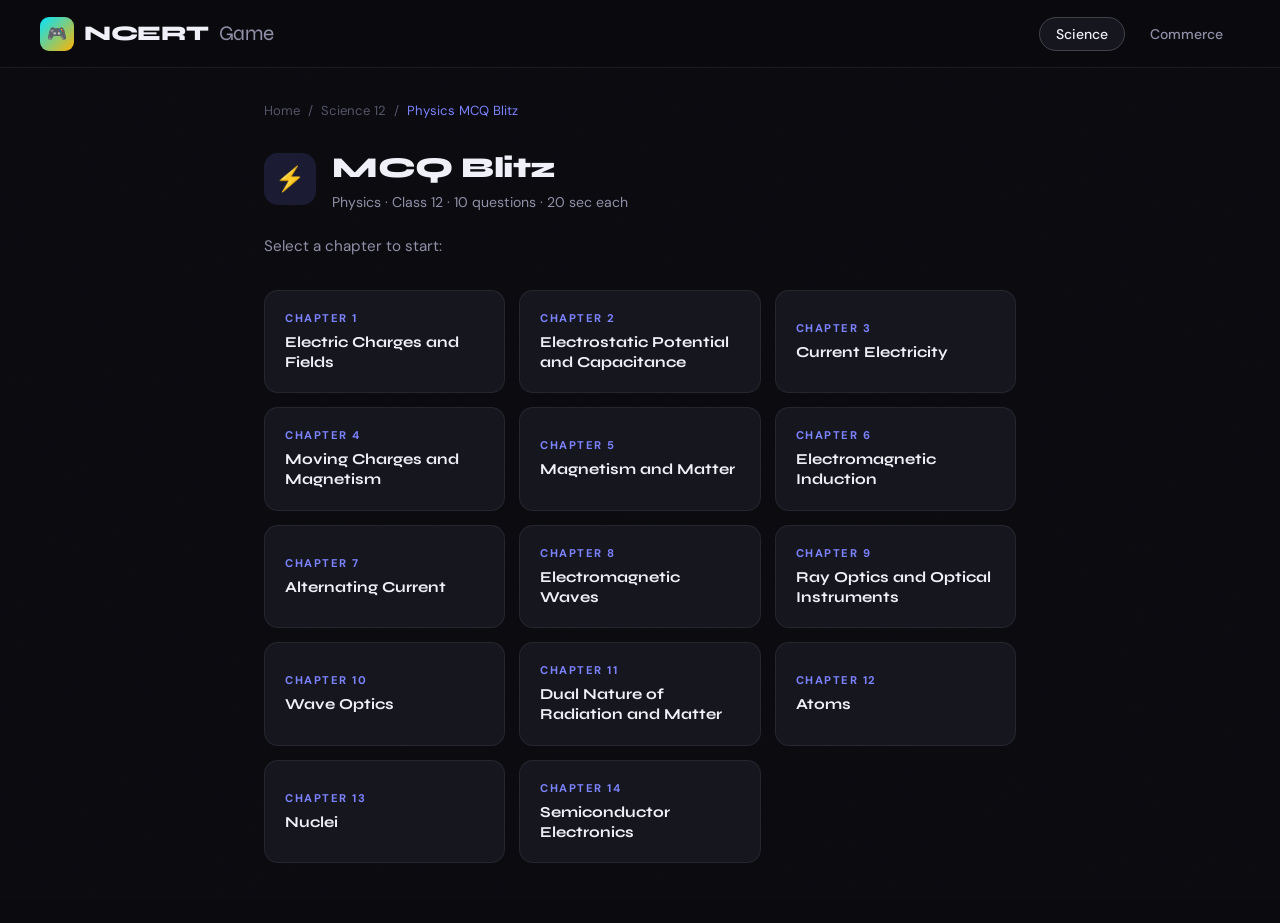
<file: pages/physics-12-mcq.html>
<!DOCTYPE html>
<html lang="en">
<head>
  <meta charset="UTF-8" />
  <meta name="viewport" content="width=device-width, initial-scale=1.0" />
  <title>Physics 12 — MCQ Blitz | NCERT Game</title>
  <link rel="stylesheet" href="../css/style.css" />
  <style>
    .game-wrapper { min-height:100vh; padding:100px 24px 60px; max-width:800px; margin:0 auto; }
    .screen { display:none; }
    .screen.active { display:block; animation:fadeUp 0.4s ease both; }
    .chapter-grid { display:grid; grid-template-columns:repeat(auto-fill,minmax(220px,1fr)); gap:14px; margin-top:32px; }
    .chapter-btn { background:var(--bg-card); border:1px solid var(--border); border-radius:var(--radius-md); padding:20px; cursor:pointer; transition:all 0.25s var(--ease); text-align:left; color:var(--text-primary); font-family:var(--font-body); }
    .chapter-btn:hover { background:var(--bg-card-hover); border-color:rgba(124,131,255,0.4); transform:translateY(-3px); box-shadow:0 10px 30px rgba(124,131,255,0.1); }
    .chapter-btn .ch-num { font-size:0.7rem; font-weight:700; letter-spacing:1.5px; text-transform:uppercase; color:var(--physics); margin-bottom:8px; }
    .chapter-btn .ch-name { font-family:var(--font-display); font-size:0.95rem; font-weight:700; line-height:1.3; }
    .loading-wrap { text-align:center; padding:80px 20px; }
    .loading-spinner { width:56px; height:56px; border:3px solid var(--border); border-top-color:var(--physics); border-radius:50%; animation:spin 0.8s linear infinite; margin:0 auto 24px; }
    @keyframes spin { to { transform:rotate(360deg); } }
    .loading-wrap h3 { font-family:var(--font-display); font-size:1.2rem; margin-bottom:8px; }
    .loading-wrap p { color:var(--text-secondary); font-size:0.9rem; }
    .game-header { display:flex; align-items:center; justify-content:space-between; margin-bottom:32px; padding:16px 20px; background:var(--bg-card); border:1px solid var(--border); border-radius:var(--radius-md); }
    .game-progress { font-size:0.85rem; color:var(--text-secondary); font-weight:500; }
    .game-progress span { color:var(--physics); font-weight:700; }
    .game-score { font-family:var(--font-display); font-size:1rem; font-weight:700; }
    .game-score .score-num { color:var(--physics); }
    .timer-circle { width:44px; height:44px; border-radius:50%; border:3px solid var(--border); display:grid; place-items:center; font-family:var(--font-display); font-size:1rem; font-weight:800; transition:border-color 0.3s,color 0.3s; }
    .timer-circle.warning { border-color:#ff9f45; color:#ff9f45; }
    .timer-circle.danger { border-color:#ff6b6b; color:#ff6b6b; animation:timerPulse 0.5s infinite alternate; }
    @keyframes timerPulse { from{transform:scale(1);} to{transform:scale(1.1);} }
    .progress-bar-wrap { height:4px; background:var(--border); border-radius:999px; margin-bottom:32px; overflow:hidden; }
    .progress-bar-fill { height:100%; background:linear-gradient(90deg,var(--physics),#00e5ff); border-radius:999px; transition:width 0.4s var(--ease); }
    .question-card { background:var(--bg-card); border:1px solid var(--border); border-radius:var(--radius-lg); padding:32px; margin-bottom:24px; }
    .question-tag { display:inline-block; font-size:0.7rem; font-weight:700; letter-spacing:1.5px; text-transform:uppercase; color:var(--physics); background:rgba(124,131,255,0.12); border:1px solid rgba(124,131,255,0.2); padding:4px 12px; border-radius:999px; margin-bottom:16px; }
    .question-text { font-family:var(--font-display); font-size:1.15rem; font-weight:700; line-height:1.5; letter-spacing:-0.3px; }
    .options-grid { display:grid; grid-template-columns:1fr 1fr; gap:12px; }
    .option-btn { background:var(--bg-card); border:1px solid var(--border); border-radius:var(--radius-md); padding:16px 20px; cursor:pointer; transition:all 0.2s var(--ease); text-align:left; color:var(--text-primary); font-family:var(--font-body); font-size:0.9rem; line-height:1.4; display:flex; align-items:flex-start; gap:12px; }
    .option-btn:hover:not(:disabled) { background:var(--bg-card-hover); border-color:rgba(124,131,255,0.4); transform:translateY(-2px); }
    .option-btn:disabled { cursor:not-allowed; }
    .option-label { width:24px; height:24px; border-radius:6px; background:var(--bg); border:1px solid var(--border); display:grid; place-items:center; font-size:0.75rem; font-weight:700; flex-shrink:0; transition:all 0.2s; }
    .option-btn.correct { background:rgba(86,207,145,0.1); border-color:rgba(86,207,145,0.5); animation:correctPop 0.4s var(--ease-spring); }
    .option-btn.correct .option-label { background:var(--biology); border-color:var(--biology); color:#000; }
    .option-btn.wrong { background:rgba(255,107,107,0.1); border-color:rgba(255,107,107,0.5); animation:wrongShake 0.4s ease; }
    .option-btn.wrong .option-label { background:var(--economics); border-color:var(--economics); color:#fff; }
    @keyframes correctPop { 0%{transform:scale(1);} 50%{transform:scale(1.03);} 100%{transform:scale(1);} }
    @keyframes wrongShake { 0%,100%{transform:translateX(0);} 25%{transform:translateX(-6px);} 75%{transform:translateX(6px);} }
    .explanation-box { margin-top:16px; padding:16px 20px; border-radius:var(--radius-md); font-size:0.88rem; line-height:1.6; display:none; animation:fadeUp 0.3s ease both; }
    .explanation-box.correct-exp { background:rgba(86,207,145,0.08); border:1px solid rgba(86,207,145,0.2); color:var(--biology); }
    .explanation-box.wrong-exp { background:rgba(255,107,107,0.08); border:1px solid rgba(255,107,107,0.2); color:#ff9999; }
    .next-btn { width:100%; margin-top:20px; padding:16px; border-radius:var(--radius-md); background:var(--physics); color:#fff; font-family:var(--font-display); font-size:1rem; font-weight:700; border:none; cursor:pointer; transition:all 0.25s var(--ease-spring); display:none; }
    .next-btn:hover { transform:translateY(-2px); box-shadow:0 8px 24px rgba(124,131,255,0.3); }
    .results-wrap { text-align:center; padding:40px 20px; }
    .results-emoji { font-size:4rem; margin-bottom:16px; animation:bounceIn 0.6s var(--ease-spring); }
    @keyframes bounceIn { 0%{transform:scale(0);opacity:0;} 60%{transform:scale(1.2);} 100%{transform:scale(1);opacity:1;} }
    .results-wrap h2 { font-family:var(--font-display); font-size:2rem; font-weight:800; margin-bottom:8px; letter-spacing:-1px; }
    .results-wrap .subtitle { color:var(--text-secondary); margin-bottom:40px; }
    .score-big { display:inline-flex; align-items:baseline; gap:4px; font-family:var(--font-display); font-size:5rem; font-weight:800; color:var(--physics); margin-bottom:8px; line-height:1; }
    .score-big .out-of { font-size:2rem; color:var(--text-secondary); }
    .score-label { font-size:0.85rem; color:var(--text-muted); text-transform:uppercase; letter-spacing:1px; margin-bottom:40px; }
    .results-stats { display:flex; gap:20px; justify-content:center; margin-bottom:40px; flex-wrap:wrap; }
    .result-stat { background:var(--bg-card); border:1px solid var(--border); border-radius:var(--radius-md); padding:20px 28px; min-width:120px; }
    .result-stat .rs-num { font-family:var(--font-display); font-size:1.8rem; font-weight:800; margin-bottom:4px; }
    .result-stat .rs-label { font-size:0.75rem; color:var(--text-muted); text-transform:uppercase; letter-spacing:0.8px; }
    .results-actions { display:flex; gap:12px; justify-content:center; flex-wrap:wrap; }
    .btn-retry { padding:14px 32px; border-radius:999px; background:var(--physics); color:#fff; font-family:var(--font-display); font-size:0.95rem; font-weight:700; border:none; cursor:pointer; transition:all 0.25s var(--ease-spring); }
    .btn-retry:hover { transform:translateY(-2px); box-shadow:0 8px 24px rgba(124,131,255,0.3); }
    .btn-back { padding:14px 32px; border-radius:999px; background:transparent; color:var(--text-secondary); font-family:var(--font-display); font-size:0.95rem; font-weight:700; border:1px solid var(--border); cursor:pointer; transition:all 0.25s var(--ease); text-decoration:none; display:inline-flex; align-items:center; }
    .btn-back:hover { background:var(--bg-card); color:var(--text-primary); border-color:var(--border-hover); }
    .error-box { background:rgba(255,107,107,0.08); border:1px solid rgba(255,107,107,0.2); border-radius:var(--radius-md); padding:20px 24px; margin-top:20px; font-size:0.88rem; color:#ff9999; line-height:1.6; display:none; }
    @media (max-width:600px) { .options-grid{grid-template-columns:1fr;} .score-big{font-size:3.5rem;} }
  </style>
</head>
<body>
  <nav class="navbar">
    <a href="../index.html" class="nav-logo">
      <div class="logo-icon">🎮</div>
      NCERT<span>Game</span>
    </a>
    <ul class="nav-links">
      <li><a href="../index.html#science" class="active">Science</a></li>
      <li><a href="../index.html#commerce">Commerce</a></li>
    </ul>
  </nav>

  <div class="game-wrapper">
    <div id="screen-select" class="screen active">
      <div style="display:flex;align-items:center;gap:8px;font-size:0.82rem;color:var(--text-muted);margin-bottom:24px;">
        <a href="../index.html" style="color:var(--text-muted);">Home</a><span>/</span>
        <a href="science-12.html" style="color:var(--text-muted);">Science 12</a><span>/</span>
        <span style="color:var(--physics);">Physics MCQ Blitz</span>
      </div>
      <div style="display:flex;align-items:center;gap:16px;margin-bottom:8px;">
        <div style="width:52px;height:52px;background:rgba(124,131,255,0.15);border-radius:14px;display:grid;place-items:center;font-size:1.5rem;">⚡</div>
        <div>
          <h1 style="font-family:var(--font-display);font-size:1.8rem;font-weight:800;letter-spacing:-0.5px;">MCQ Blitz</h1>
          <p style="color:var(--text-secondary);font-size:0.88rem;">Physics · Class 12 · 10 questions · 20 sec each</p>
        </div>
      </div>
      <p style="color:var(--text-secondary);margin:20px 0 8px;font-size:0.95rem;">Select a chapter to start:</p>
      <div class="chapter-grid" id="chapterGrid"></div>
      <div class="error-box" id="errorBox"><span id="errorMsg"></span></div>
    </div>

    <div id="screen-loading" class="screen">
      <div class="loading-wrap">
        <div class="loading-spinner"></div>
        <h3>Generating your questions...</h3>
        <p id="loadingChapter">Preparing content</p>
      </div>
    </div>

    <div id="screen-game" class="screen">
      <div class="game-header">
        <div class="game-progress">Question <span id="qNum">1</span> of <span id="qTotal">10</span></div>
        <div class="timer-circle" id="timerCircle">20</div>
        <div class="game-score">Score: <span class="score-num" id="scoreDisplay">0</span></div>
      </div>
      <div class="progress-bar-wrap"><div class="progress-bar-fill" id="progressBar" style="width:0%"></div></div>
      <div class="question-card">
        <div class="question-tag" id="questionChapter">Chapter</div>
        <div class="question-text" id="questionText">Loading...</div>
      </div>
      <div class="options-grid" id="optionsGrid"></div>
      <div class="explanation-box" id="explanationBox"></div>
      <button class="next-btn" id="nextBtn" onclick="nextQuestion()">Next Question →</button>
    </div>

    <div id="screen-results" class="screen">
      <div class="results-wrap">
        <div class="results-emoji" id="resultsEmoji">🎉</div>
        <h2 id="resultsTitle">Great job!</h2>
        <p class="subtitle" id="resultsSubtitle">Here's how you did</p>
        <div class="score-big"><span id="finalScore">0</span><span class="out-of">/ <span id="finalTotal">10</span></span></div>
        <div class="score-label">CORRECT ANSWERS</div>
        <div class="results-stats">
          <div class="result-stat"><div class="rs-num" style="color:var(--biology)" id="statCorrect">0</div><div class="rs-label">Correct</div></div>
          <div class="result-stat"><div class="rs-num" style="color:var(--economics)" id="statWrong">0</div><div class="rs-label">Wrong</div></div>
          <div class="result-stat"><div class="rs-num" style="color:var(--maths)" id="statPercent">0%</div><div class="rs-label">Score</div></div>
        </div>
        <div class="results-actions">
          <button class="btn-retry" onclick="retryGame()">🔄 Play Again</button>
          <a href="science-12.html" class="btn-back">← Back to Science 12</a>
        </div>
      </div>
    </div>
  </div>

  <script>
    const CHAPTERS = [
      {num:1,name:'Electric Charges and Fields'},
      {num:2,name:'Electrostatic Potential and Capacitance'},
      {num:3,name:'Current Electricity'},
      {num:4,name:'Moving Charges and Magnetism'},
      {num:5,name:'Magnetism and Matter'},
      {num:6,name:'Electromagnetic Induction'},
      {num:7,name:'Alternating Current'},
      {num:8,name:'Electromagnetic Waves'},
      {num:9,name:'Ray Optics and Optical Instruments'},
      {num:10,name:'Wave Optics'},
      {num:11,name:'Dual Nature of Radiation and Matter'},
      {num:12,name:'Atoms'},
      {num:13,name:'Nuclei'},
      {num:14,name:'Semiconductor Electronics'},
    ];

    const BACKUP = {
      1:[
        {q:"The SI unit of electric charge is:",options:["Ampere","Coulomb","Volt","Farad"],answer:1,exp:"The SI unit of electric charge is Coulomb (C). 1 C = charge of 6.24 × 10¹⁸ electrons."},
        {q:"Like charges:",options:["Attract each other","Repel each other","Have no effect","Neutralize each other"],answer:1,exp:"Like charges (both positive or both negative) repel each other. Unlike charges attract."},
        {q:"Coulomb's law gives force between two charges as:",options:["F = kq₁q₂/r","F = kq₁q₂/r²","F = kq₁q₂·r²","F = kq₁/q₂r²"],answer:1,exp:"Coulomb's law: F = kq₁q₂/r² where k = 9×10⁹ Nm²/C², q₁,q₂ are charges, r is distance."},
        {q:"Electric field lines start from:",options:["Negative charge","Positive charge","Neutral point","Ground"],answer:1,exp:"Electric field lines start from positive charges and end at negative charges."},
        {q:"The electric field inside a conductor is:",options:["Maximum","Minimum","Zero","Infinite"],answer:2,exp:"Inside a conductor in electrostatic equilibrium, the electric field is zero. All charge resides on surface."},
        {q:"Gauss's law relates electric flux to:",options:["Charge outside surface","Total charge enclosed","Surface area","Electric potential"],answer:1,exp:"Gauss's law: Total electric flux through a closed surface = total enclosed charge / ε₀."},
        {q:"The unit of electric field is:",options:["N/C or V/m","J/C","C/N","V·m"],answer:0,exp:"Electric field unit is N/C (Newton per Coulomb) or equivalently V/m (Volt per metre)."},
        {q:"Electric dipole moment is:",options:["Scalar quantity","Vector quantity pointing from +q to -q","Vector from -q to +q","Zero always"],answer:2,exp:"Electric dipole moment p = q×2a, vector pointing from negative to positive charge."},
        {q:"Quantization of charge means:",options:["Charge can be any value","Charge is always multiple of e","Charge is always negative","Charge cannot be measured"],answer:1,exp:"Quantization: charge exists only in integral multiples of e (1.6×10⁻¹⁹ C). q = ne where n is integer."},
        {q:"The value of permittivity of free space ε₀ is:",options:["9×10⁹ Nm²/C²","8.85×10⁻¹² C²/Nm²","1.6×10⁻¹⁹ C","6.67×10⁻¹¹ Nm²/kg²"],answer:1,exp:"ε₀ = 8.85×10⁻¹² C²/Nm² (or F/m). It appears in Coulomb's law as k = 1/4πε₀."},
      ],
      3:[
        {q:"Ohm's law states that:",options:["V = IR","V = I/R","V = I²R","V = R/I"],answer:0,exp:"Ohm's law: V = IR, where V is voltage, I is current, R is resistance. Valid for ohmic conductors."},
        {q:"The SI unit of resistance is:",options:["Ampere","Volt","Ohm","Siemens"],answer:2,exp:"The SI unit of resistance is Ohm (Ω). 1 Ω = 1 V/A."},
        {q:"Resistivity depends on:",options:["Length of conductor","Area of cross-section","Material and temperature","Shape of conductor"],answer:2,exp:"Resistivity (ρ) is a material property. It depends on the material and temperature, not on shape or size."},
        {q:"When resistors are connected in series:",options:["Current divides","Voltage is same across all","Total resistance is sum","Equivalent resistance decreases"],answer:2,exp:"In series: same current flows, voltages add up, total resistance R = R₁ + R₂ + R₃..."},
        {q:"EMF of a cell is:",options:["Work done per unit charge","Force on charge","Current produced","Resistance of cell"],answer:0,exp:"EMF (electromotive force) = work done per unit charge by cell = energy given per coulomb of charge."},
        {q:"Kirchhoff's current law states:",options:["Sum of voltages in loop = 0","Sum of currents at junction = 0","V = IR","Power = VI"],answer:1,exp:"KCL (junction rule): Sum of currents entering a junction = sum leaving. Charge is conserved."},
        {q:"The power dissipated in a resistor is:",options:["P = V²/R","P = I²R","P = VI","All of the above"],answer:3,exp:"Power P = VI = I²R = V²/R. All three formulas are equivalent using Ohm's law."},
        {q:"Drift velocity of electrons is:",options:["Speed of light","Very high","Very slow (~mm/s)","Zero"],answer:2,exp:"Drift velocity is very slow, typically ~10⁻⁴ m/s (mm/s). It's the average velocity of electrons due to electric field."},
        {q:"A Wheatstone bridge is used to measure:",options:["Current","Voltage","Unknown resistance","Power"],answer:2,exp:"Wheatstone bridge accurately measures unknown resistance. Balanced condition: P/Q = R/S."},
        {q:"Internal resistance of an ideal cell is:",options:["Infinite","Very high","Zero","Equal to external resistance"],answer:2,exp:"An ideal cell has zero internal resistance, so terminal voltage equals EMF. Real cells have small internal resistance."},
      ],
      9:[
        {q:"The speed of light in vacuum is:",options:["3×10⁸ m/s","3×10⁶ m/s","3×10¹⁰ m/s","3×10⁴ m/s"],answer:0,exp:"Speed of light c = 3×10⁸ m/s in vacuum. This is a fundamental constant of nature."},
        {q:"Snell's law of refraction states:",options:["n₁sinθ₁ = n₂sinθ₂","n₁cosθ₁ = n₂cosθ₂","sinθ₁/sinθ₂ = constant for all media","n₁θ₁ = n₂θ₂"],answer:0,exp:"Snell's law: n₁sinθ₁ = n₂sinθ₂. The ratio of sines of angles equals inverse ratio of refractive indices."},
        {q:"Total internal reflection occurs when:",options:["Angle of incidence < critical angle","Angle of incidence > critical angle","Light goes from denser to rarer medium only","Both B and C"],answer:3,exp:"TIR occurs when: (1) light travels from denser to rarer medium AND (2) angle of incidence exceeds critical angle."},
        {q:"A convex lens is also called:",options:["Diverging lens","Converging lens","Concave lens","Plane lens"],answer:1,exp:"A convex (converging) lens brings parallel rays to a focus. Thicker in middle than edges."},
        {q:"The lens formula is:",options:["1/f = 1/v + 1/u","1/f = 1/v - 1/u","f = v - u","1/f = 1/u - 1/v"],answer:1,exp:"Lens formula: 1/f = 1/v - 1/u, where f=focal length, v=image distance, u=object distance."},
        {q:"Power of a lens is:",options:["f","1/f in metres","f in cm","f²"],answer:1,exp:"Power P = 1/f (in metres), unit is Dioptre (D). Convex lens has positive power, concave has negative."},
        {q:"Which phenomenon causes rainbow formation?",options:["Reflection only","Refraction only","Dispersion and total internal reflection","Diffraction"],answer:2,exp:"Rainbow forms due to dispersion (splitting of white light) and total internal reflection inside water droplets."},
        {q:"Optical fibre works on the principle of:",options:["Refraction","Reflection","Total internal reflection","Diffraction"],answer:2,exp:"Optical fibres use total internal reflection to transmit light signals over long distances with minimal loss."},
        {q:"The mirror formula is:",options:["1/f = 1/v + 1/u","1/f = 1/v - 1/u","f = v + u","1/f = v + u"],answer:0,exp:"Mirror formula: 1/f = 1/v + 1/u where f=focal length, v=image distance, u=object distance."},
        {q:"Magnification by a mirror is:",options:["m = v/u","m = -v/u","m = u/v","m = f/u"],answer:1,exp:"Linear magnification m = -v/u. Negative sign indicates inverted image for real images."},
      ],
    };

    let currentChapter=null,questions=[],currentQ=0,score=0,timer=null,timeLeft=20,answered=false;

    function showScreen(id){document.querySelectorAll('.screen').forEach(s=>s.classList.remove('active'));document.getElementById(id).classList.add('active');}
    function shuffle(arr){const a=[...arr];for(let i=a.length-1;i>0;i--){const j=Math.floor(Math.random()*(i+1));[a[i],a[j]]=[a[j],a[i]];}return a;}
    function showError(msg){const box=document.getElementById('errorBox');document.getElementById('errorMsg').textContent=msg;box.style.display='block';}
    function getBackup(num){if(BACKUP[num])return shuffle(BACKUP[num]).slice(0,10);return [{q:`Backup questions for this chapter coming soon!`,options:["Okay","Got it","Sure","Fine"],answer:0,exp:"Please check back soon."}];}

    async function fetchQuestions(chapter){
      try{
        const res=await fetch('/.netlify/functions/ask-groq',{method:'POST',headers:{'Content-Type':'application/json'},body:JSON.stringify({chapter:chapter.num,chapterName:chapter.name,subject:'Physics',classNum:'12'})});
        const data=await res.json();
        if(data.questions&&data.questions.length>=5)return data.questions;
        throw new Error('Invalid response');
      }catch(err){
        console.warn('Netlify function failed:',err);
        showError('Using backup questions. AI unavailable.');
        return getBackup(chapter.num);
      }
    }

    function startTimer(){clearInterval(timer);timeLeft=20;updateTimerDisplay();timer=setInterval(()=>{timeLeft--;updateTimerDisplay();if(timeLeft<=0){clearInterval(timer);timeUp();}},1000);}
    function updateTimerDisplay(){const el=document.getElementById('timerCircle');el.textContent=timeLeft;el.className='timer-circle';if(timeLeft<=5)el.classList.add('danger');else if(timeLeft<=10)el.classList.add('warning');}
    function timeUp(){if(!answered){answered=true;revealAnswer(-1);}}

    function loadQuestion(){
      if(currentQ>=questions.length){showResults();return;}
      answered=false;
      const q=questions[currentQ];
      document.getElementById('qNum').textContent=currentQ+1;
      document.getElementById('qTotal').textContent=questions.length;
      document.getElementById('scoreDisplay').textContent=score;
      document.getElementById('questionChapter').textContent=`Chapter ${currentChapter.num}`;
      document.getElementById('questionText').textContent=q.q;
      document.getElementById('progressBar').style.width=`${(currentQ/questions.length)*100}%`;
      const grid=document.getElementById('optionsGrid');
      grid.innerHTML='';
      ['A','B','C','D'].forEach((label,i)=>{
        if(!q.options[i])return;
        const btn=document.createElement('button');
        btn.className='option-btn';
        btn.innerHTML=`<span class="option-label">${label}</span><span>${q.options[i]}</span>`;
        btn.onclick=()=>selectAnswer(i);
        grid.appendChild(btn);
      });
      document.getElementById('explanationBox').style.display='none';
      document.getElementById('explanationBox').className='explanation-box';
      document.getElementById('nextBtn').style.display='none';
      startTimer();
    }

    function selectAnswer(idx){if(answered)return;answered=true;clearInterval(timer);revealAnswer(idx);}

    function revealAnswer(selected){
      const q=questions[currentQ];
      const btns=document.querySelectorAll('.option-btn');
      const isCorrect=selected===q.answer;
      if(isCorrect)score++;
      btns.forEach((btn,i)=>{btn.disabled=true;if(i===q.answer)btn.classList.add('correct');else if(i===selected)btn.classList.add('wrong');});
      const expBox=document.getElementById('explanationBox');
      expBox.style.display='block';
      expBox.className=`explanation-box ${isCorrect?'correct-exp':'wrong-exp'}`;
      expBox.innerHTML=isCorrect?`✅ <strong>Correct!</strong> ${q.exp}`:`❌ <strong>${selected===-1?"Time's up!":"Wrong."}</strong> Correct: <strong>${q.options[q.answer]}</strong>. ${q.exp}`;
      document.getElementById('nextBtn').style.display='block';
      document.getElementById('scoreDisplay').textContent=score;
    }

    function nextQuestion(){currentQ++;loadQuestion();}

    function showResults(){
      clearInterval(timer);
      const total=questions.length,wrong=total-score,percent=Math.round((score/total)*100);
      document.getElementById('finalScore').textContent=score;
      document.getElementById('finalTotal').textContent=total;
      document.getElementById('statCorrect').textContent=score;
      document.getElementById('statWrong').textContent=wrong;
      document.getElementById('statPercent').textContent=percent+'%';
      let emoji,title,subtitle;
      if(percent===100){emoji='🏆';title='Perfect Score!';subtitle='Physics 12 genius!';}
      else if(percent>=80){emoji='🎉';title='Excellent!';subtitle='Board exam ready!';}
      else if(percent>=60){emoji='👍';title='Good job!';subtitle='Keep it up!';}
      else if(percent>=40){emoji='📚';title='Keep Studying!';subtitle='Review and try again.';}
      else{emoji='💪';title="Don't Give Up!";subtitle='Practice makes perfect!';}
      document.getElementById('resultsEmoji').textContent=emoji;
      document.getElementById('resultsTitle').textContent=title;
      document.getElementById('resultsSubtitle').textContent=subtitle;
      document.getElementById('progressBar').style.width='100%';
      showScreen('screen-results');
    }

    function retryGame(){startGame(currentChapter);}

    async function startGame(chapter){
      currentChapter=chapter;score=0;currentQ=0;
      showScreen('screen-loading');
      document.getElementById('loadingChapter').textContent=`Chapter ${chapter.num}: ${chapter.name}`;
      questions=await fetchQuestions(chapter);
      showScreen('screen-game');
      loadQuestion();
    }

    function init(){
      const grid=document.getElementById('chapterGrid');
      CHAPTERS.forEach(ch=>{
        const btn=document.createElement('button');
        btn.className='chapter-btn';
        btn.innerHTML=`<div class="ch-num">Chapter ${ch.num}</div><div class="ch-name">${ch.name}</div>`;
        btn.onclick=()=>startGame(ch);
        grid.appendChild(btn);
      });
    }

    document.addEventListener('DOMContentLoaded',init);
  </script>
</body>
</html>
</file>
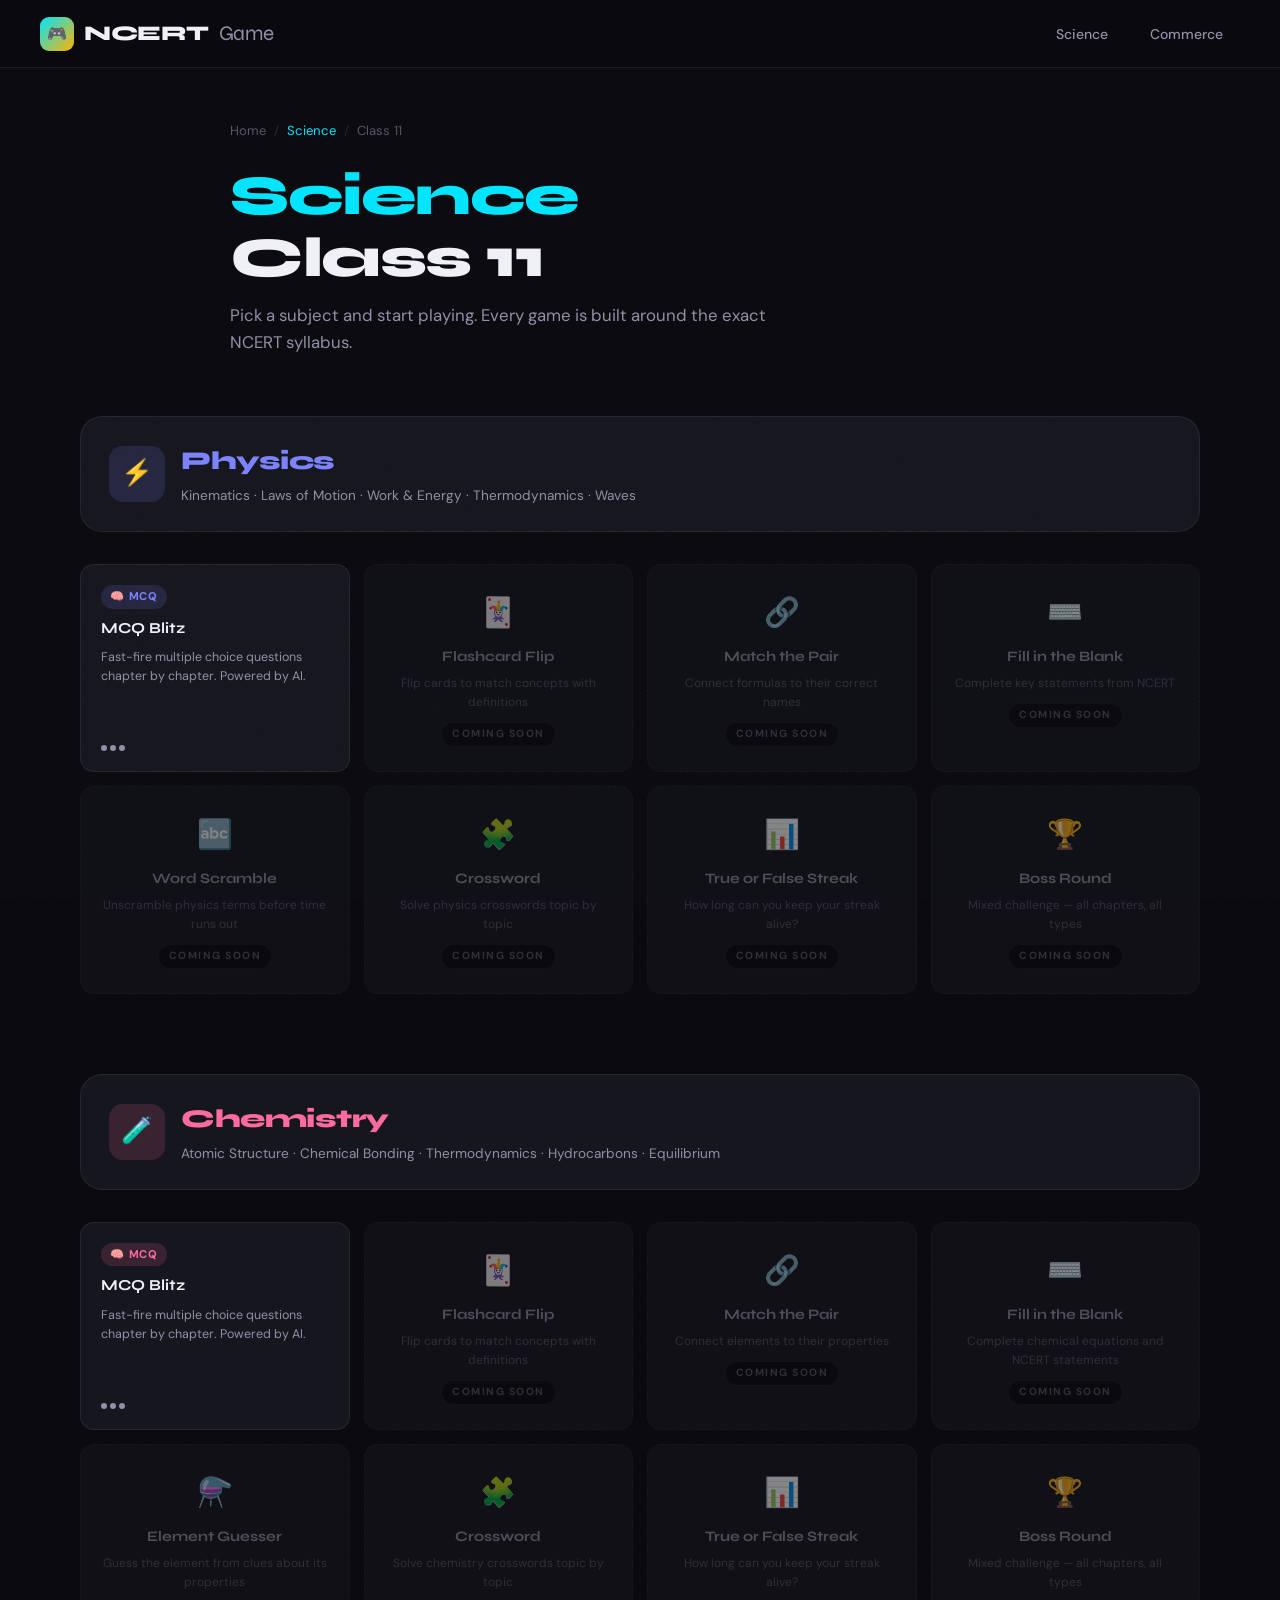
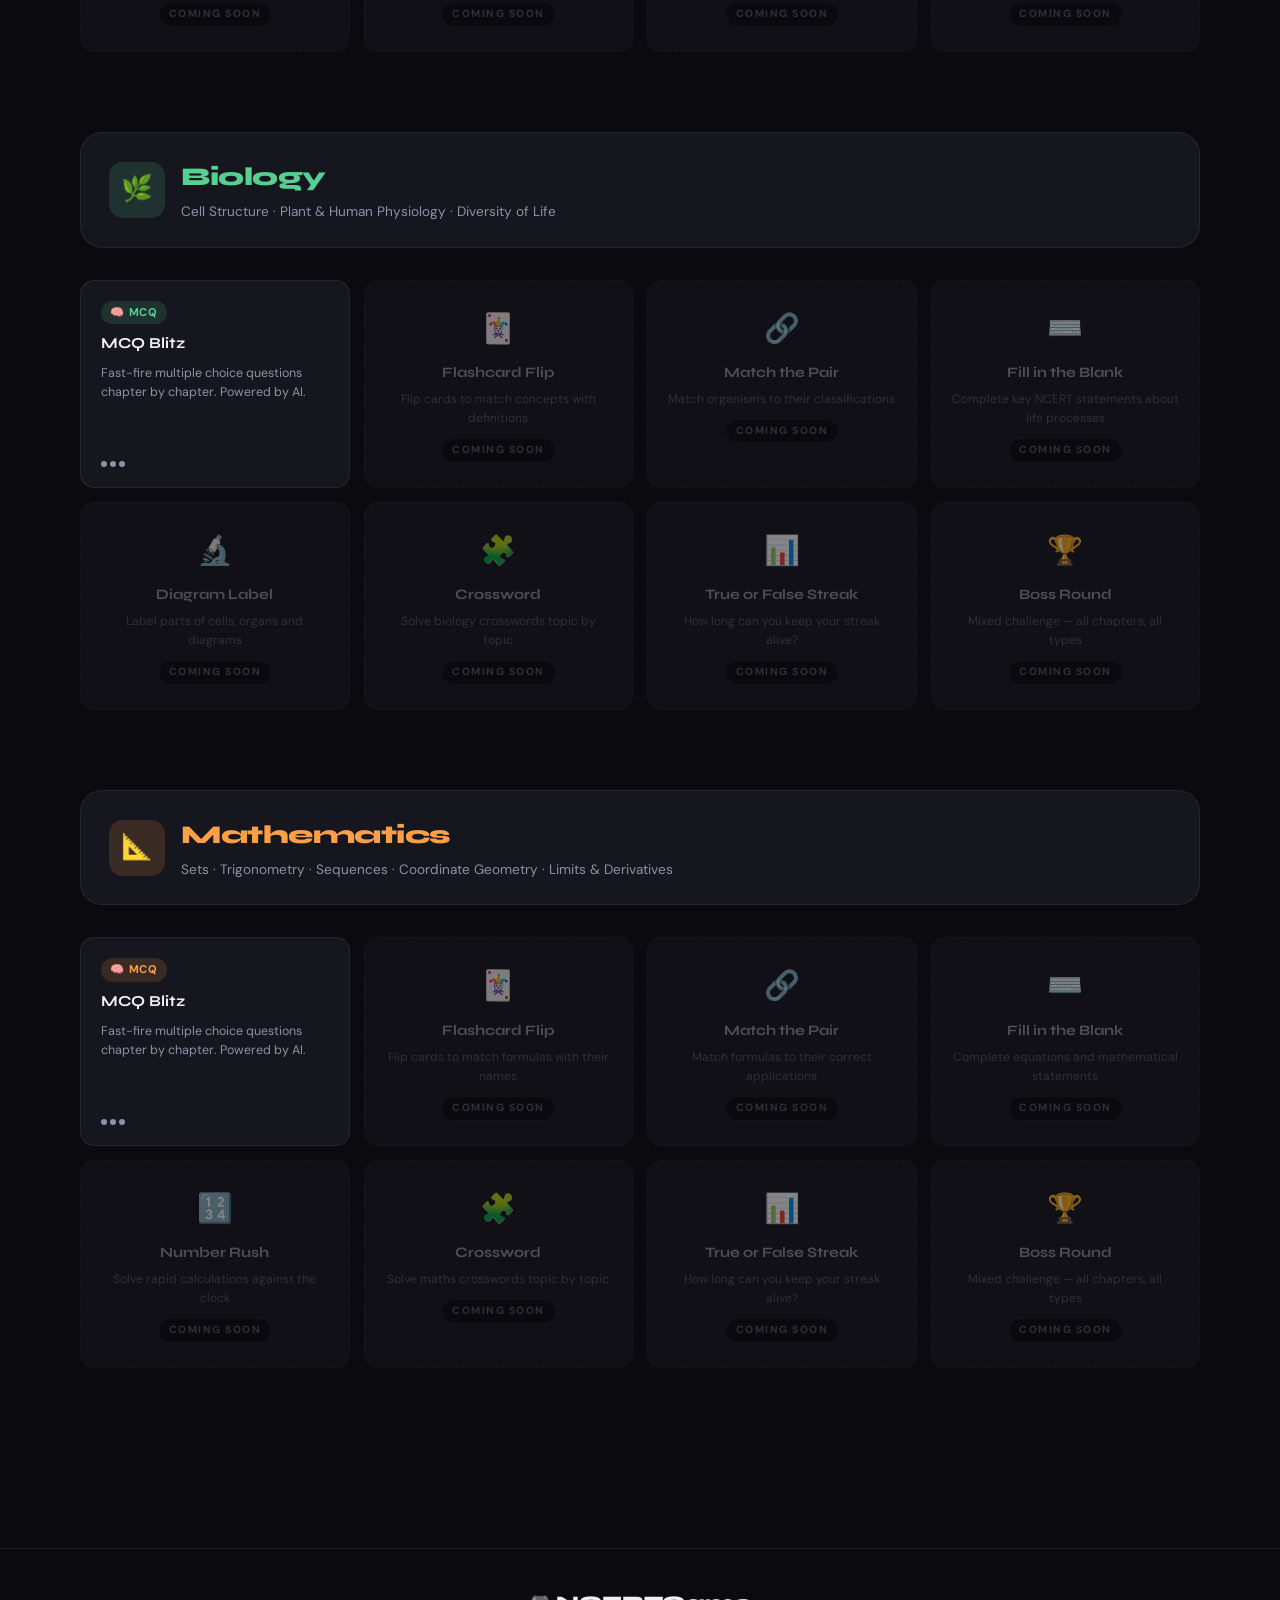
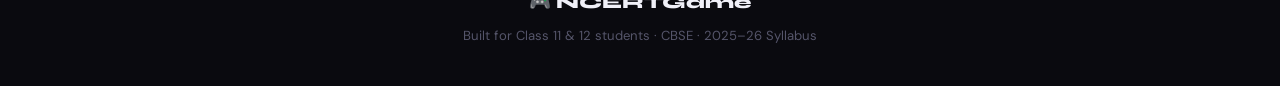
<file: pages/science-11.html>
<!DOCTYPE html>
<html lang="en">
<head>
  <meta charset="UTF-8" />
  <meta name="viewport" content="width=device-width, initial-scale=1.0" />
  <title>Science Class 11 — NCERT Game</title>
  <link rel="stylesheet" href="../css/style.css" />
  <style>
    .subject-section { margin-bottom: 80px; }

    .subject-heading {
      display: flex;
      align-items: center;
      gap: 16px;
      margin-bottom: 32px;
      padding: 24px 28px;
      background: var(--bg-card);
      border: 1px solid var(--border);
      border-radius: var(--radius-lg);
    }

    .subject-heading .icon {
      width: 56px; height: 56px;
      border-radius: var(--radius-md);
      display: grid;
      place-items: center;
      font-size: 1.6rem;
      flex-shrink: 0;
    }

    .subject-heading h2 {
      font-family: var(--font-display);
      font-size: 1.6rem;
      font-weight: 800;
      letter-spacing: -0.5px;
    }

    .subject-heading p {
      font-size: 0.85rem;
      color: var(--text-secondary);
      margin-top: 3px;
    }

    .coming-soon-grid {
      display: grid;
      grid-template-columns: repeat(auto-fill, minmax(220px, 1fr));
      gap: 14px;
    }

    .game-placeholder {
      background: var(--bg-card);
      border: 1px dashed var(--border);
      border-radius: var(--radius-md);
      padding: 24px 20px;
      text-align: center;
      opacity: 0.5;
    }

    .game-placeholder .placeholder-icon {
      font-size: 1.8rem;
      margin-bottom: 10px;
    }

    .game-placeholder h4 {
      font-family: var(--font-display);
      font-size: 0.9rem;
      font-weight: 700;
      margin-bottom: 6px;
      color: var(--text-secondary);
    }

    .game-placeholder p {
      font-size: 0.75rem;
      color: var(--text-muted);
    }

    .soon-tag {
      display: inline-block;
      margin-top: 10px;
      font-size: 0.65rem;
      font-weight: 700;
      letter-spacing: 1.5px;
      text-transform: uppercase;
      padding: 3px 10px;
      border-radius: 999px;
      background: var(--bg);
      border: 1px solid var(--border);
      color: var(--text-muted);
    }
  </style>
</head>
<body>

  <!-- NAVBAR -->
  <nav class="navbar">
    <a href="../index.html" class="nav-logo">
      <div class="logo-icon">🎮</div>
      NCERT<span>Game</span>
    </a>
    <ul class="nav-links">
      <li><a href="../index.html#science" class="active">Science</a></li>
      <li><a href="../index.html#commerce">Commerce</a></li>
    </ul>
  </nav>

  <!-- PAGE HERO -->
  <div class="page-hero">
    <div class="breadcrumb">
      <a href="../index.html">Home</a>
      <span class="sep">/</span>
      <span class="text-science">Science</span>
      <span class="sep">/</span>
      <span>Class 11</span>
    </div>
    <h1><span class="text-science">Science</span><br />Class 11</h1>
    <p>Pick a subject and start playing. Every game is built around the exact NCERT syllabus.</p>
  </div>

  <!-- GAMES SECTION -->
  <div class="games-section">

    <!-- ── PHYSICS ── -->
    <div class="subject-section" id="physics">
      <div class="subject-heading">
        <div class="icon physics" style="background:rgba(124,131,255,0.15);">⚡</div>
        <div>
          <h2 style="color:var(--physics)">Physics</h2>
          <p>Kinematics · Laws of Motion · Work & Energy · Thermodynamics · Waves</p>
        </div>
      </div>
      <div class="coming-soon-grid">
        <a href="physics-11-mcq.html" class="game-card" style="text-decoration:none;">
  <div class="game-type-badge" style="background:rgba(124,131,255,0.15);color:var(--physics);">🧠 MCQ</div>
  <h4>MCQ Blitz</h4>
  <p>Fast-fire multiple choice questions chapter by chapter. Powered by AI.</p>
  <div class="game-difficulty">
    <div class="difficulty-dot filled"></div>
    <div class="difficulty-dot filled"></div>
    <div class="difficulty-dot filled"></div>
  </div>
</a>
        <div class="game-placeholder">
          <div class="placeholder-icon">🃏</div>
          <h4>Flashcard Flip</h4>
          <p>Flip cards to match concepts with definitions</p>
          <span class="soon-tag">Coming Soon</span>
        </div>
        <div class="game-placeholder">
          <div class="placeholder-icon">🔗</div>
          <h4>Match the Pair</h4>
          <p>Connect formulas to their correct names</p>
          <span class="soon-tag">Coming Soon</span>
        </div>
        <div class="game-placeholder">
          <div class="placeholder-icon">⌨️</div>
          <h4>Fill in the Blank</h4>
          <p>Complete key statements from NCERT</p>
          <span class="soon-tag">Coming Soon</span>
        </div>
        <div class="game-placeholder">
          <div class="placeholder-icon">🔤</div>
          <h4>Word Scramble</h4>
          <p>Unscramble physics terms before time runs out</p>
          <span class="soon-tag">Coming Soon</span>
        </div>
        <div class="game-placeholder">
          <div class="placeholder-icon">🧩</div>
          <h4>Crossword</h4>
          <p>Solve physics crosswords topic by topic</p>
          <span class="soon-tag">Coming Soon</span>
        </div>
        <div class="game-placeholder">
          <div class="placeholder-icon">📊</div>
          <h4>True or False Streak</h4>
          <p>How long can you keep your streak alive?</p>
          <span class="soon-tag">Coming Soon</span>
        </div>
        <div class="game-placeholder">
          <div class="placeholder-icon">🏆</div>
          <h4>Boss Round</h4>
          <p>Mixed challenge — all chapters, all types</p>
          <span class="soon-tag">Coming Soon</span>
        </div>
      </div>
    </div>

    <!-- ── CHEMISTRY ── -->
    <div class="subject-section" id="chemistry">
      <div class="subject-heading">
        <div class="icon" style="background:rgba(255,107,157,0.15);">🧪</div>
        <div>
          <h2 style="color:var(--chemistry)">Chemistry</h2>
          <p>Atomic Structure · Chemical Bonding · Thermodynamics · Hydrocarbons · Equilibrium</p>
        </div>
      </div>
      <div class="coming-soon-grid">

        <!-- ✅ LIVE GAME -->
        <a href="chemistry-11-mcq.html" class="game-card" style="text-decoration:none;">
          <div class="game-type-badge" style="background:rgba(255,107,157,0.15);color:var(--chemistry);">🧠 MCQ</div>
          <h4>MCQ Blitz</h4>
          <p>Fast-fire multiple choice questions chapter by chapter. Powered by AI.</p>
          <div class="game-difficulty">
            <div class="difficulty-dot filled"></div>
            <div class="difficulty-dot filled"></div>
            <div class="difficulty-dot filled"></div>
          </div>
        </a>

        <div class="game-placeholder">
          <div class="placeholder-icon">🃏</div>
          <h4>Flashcard Flip</h4>
          <p>Flip cards to match concepts with definitions</p>
          <span class="soon-tag">Coming Soon</span>
        </div>
        <div class="game-placeholder">
          <div class="placeholder-icon">🔗</div>
          <h4>Match the Pair</h4>
          <p>Connect elements to their properties</p>
          <span class="soon-tag">Coming Soon</span>
        </div>
        <div class="game-placeholder">
          <div class="placeholder-icon">⌨️</div>
          <h4>Fill in the Blank</h4>
          <p>Complete chemical equations and NCERT statements</p>
          <span class="soon-tag">Coming Soon</span>
        </div>
        <div class="game-placeholder">
          <div class="placeholder-icon">⚗️</div>
          <h4>Element Guesser</h4>
          <p>Guess the element from clues about its properties</p>
          <span class="soon-tag">Coming Soon</span>
        </div>
        <div class="game-placeholder">
          <div class="placeholder-icon">🧩</div>
          <h4>Crossword</h4>
          <p>Solve chemistry crosswords topic by topic</p>
          <span class="soon-tag">Coming Soon</span>
        </div>
        <div class="game-placeholder">
          <div class="placeholder-icon">📊</div>
          <h4>True or False Streak</h4>
          <p>How long can you keep your streak alive?</p>
          <span class="soon-tag">Coming Soon</span>
        </div>
        <div class="game-placeholder">
          <div class="placeholder-icon">🏆</div>
          <h4>Boss Round</h4>
          <p>Mixed challenge — all chapters, all types</p>
          <span class="soon-tag">Coming Soon</span>
        </div>
      </div>
    </div>
    
    <!-- ── BIOLOGY ── -->
    <div class="subject-section" id="biology">
      <div class="subject-heading">
        <div class="icon" style="background:rgba(86,207,145,0.15);">🌿</div>
        <div>
          <h2 style="color:var(--biology)">Biology</h2>
          <p>Cell Structure · Plant & Human Physiology · Diversity of Life</p>
        </div>
      </div>
      <div class="coming-soon-grid">
        <a href="biology-11-mcq.html" class="game-card" style="text-decoration:none;">
  <div class="game-type-badge" style="background:rgba(86,207,145,0.15);color:var(--biology);">🧠 MCQ</div>
  <h4>MCQ Blitz</h4>
  <p>Fast-fire multiple choice questions chapter by chapter. Powered by AI.</p>
  <div class="game-difficulty">
    <div class="difficulty-dot filled"></div>
    <div class="difficulty-dot filled"></div>
    <div class="difficulty-dot filled"></div>
  </div>
</a>
        <div class="game-placeholder">
          <div class="placeholder-icon">🃏</div>
          <h4>Flashcard Flip</h4>
          <p>Flip cards to match concepts with definitions</p>
          <span class="soon-tag">Coming Soon</span>
        </div>
        <div class="game-placeholder">
          <div class="placeholder-icon">🔗</div>
          <h4>Match the Pair</h4>
          <p>Match organisms to their classifications</p>
          <span class="soon-tag">Coming Soon</span>
        </div>
        <div class="game-placeholder">
          <div class="placeholder-icon">⌨️</div>
          <h4>Fill in the Blank</h4>
          <p>Complete key NCERT statements about life processes</p>
          <span class="soon-tag">Coming Soon</span>
        </div>
        <div class="game-placeholder">
          <div class="placeholder-icon">🔬</div>
          <h4>Diagram Label</h4>
          <p>Label parts of cells, organs and diagrams</p>
          <span class="soon-tag">Coming Soon</span>
        </div>
        <div class="game-placeholder">
          <div class="placeholder-icon">🧩</div>
          <h4>Crossword</h4>
          <p>Solve biology crosswords topic by topic</p>
          <span class="soon-tag">Coming Soon</span>
        </div>
        <div class="game-placeholder">
          <div class="placeholder-icon">📊</div>
          <h4>True or False Streak</h4>
          <p>How long can you keep your streak alive?</p>
          <span class="soon-tag">Coming Soon</span>
        </div>
        <div class="game-placeholder">
          <div class="placeholder-icon">🏆</div>
          <h4>Boss Round</h4>
          <p>Mixed challenge — all chapters, all types</p>
          <span class="soon-tag">Coming Soon</span>
        </div>
      </div>
    </div>

    <!-- ── MATHEMATICS ── -->
    <div class="subject-section" id="maths">
      <div class="subject-heading">
        <div class="icon" style="background:rgba(255,159,69,0.15);">📐</div>
        <div>
          <h2 style="color:var(--maths)">Mathematics</h2>
          <p>Sets · Trigonometry · Sequences · Coordinate Geometry · Limits & Derivatives</p>
        </div>
      </div>
      <div class="coming-soon-grid">
        <a href="maths-11-mcq.html" class="game-card" style="text-decoration:none;">
  <div class="game-type-badge" style="background:rgba(255,159,69,0.15);color:var(--maths);">🧠 MCQ</div>
  <h4>MCQ Blitz</h4>
  <p>Fast-fire multiple choice questions chapter by chapter. Powered by AI.</p>
  <div class="game-difficulty">
    <div class="difficulty-dot filled"></div>
    <div class="difficulty-dot filled"></div>
    <div class="difficulty-dot filled"></div>
  </div>
</a>
        <div class="game-placeholder">
          <div class="placeholder-icon">🃏</div>
          <h4>Flashcard Flip</h4>
          <p>Flip cards to match formulas with their names</p>
          <span class="soon-tag">Coming Soon</span>
        </div>
        <div class="game-placeholder">
          <div class="placeholder-icon">🔗</div>
          <h4>Match the Pair</h4>
          <p>Match formulas to their correct applications</p>
          <span class="soon-tag">Coming Soon</span>
        </div>
        <div class="game-placeholder">
          <div class="placeholder-icon">⌨️</div>
          <h4>Fill in the Blank</h4>
          <p>Complete equations and mathematical statements</p>
          <span class="soon-tag">Coming Soon</span>
        </div>
        <div class="game-placeholder">
          <div class="placeholder-icon">🔢</div>
          <h4>Number Rush</h4>
          <p>Solve rapid calculations against the clock</p>
          <span class="soon-tag">Coming Soon</span>
        </div>
        <div class="game-placeholder">
          <div class="placeholder-icon">🧩</div>
          <h4>Crossword</h4>
          <p>Solve maths crosswords topic by topic</p>
          <span class="soon-tag">Coming Soon</span>
        </div>
        <div class="game-placeholder">
          <div class="placeholder-icon">📊</div>
          <h4>True or False Streak</h4>
          <p>How long can you keep your streak alive?</p>
          <span class="soon-tag">Coming Soon</span>
        </div>
        <div class="game-placeholder">
          <div class="placeholder-icon">🏆</div>
          <h4>Boss Round</h4>
          <p>Mixed challenge — all chapters, all types</p>
          <span class="soon-tag">Coming Soon</span>
        </div>
      </div>
    </div>

  </div><!-- /games-section -->

  <!-- FOOTER -->
  <footer>
    <div class="footer-logo">🎮 NCERTGame</div>
    <p>Built for Class 11 &amp; 12 students · CBSE · 2025–26 Syllabus</p>
  </footer>

  <script src="../js/main.js"></script>
</body>
</html>
</file>
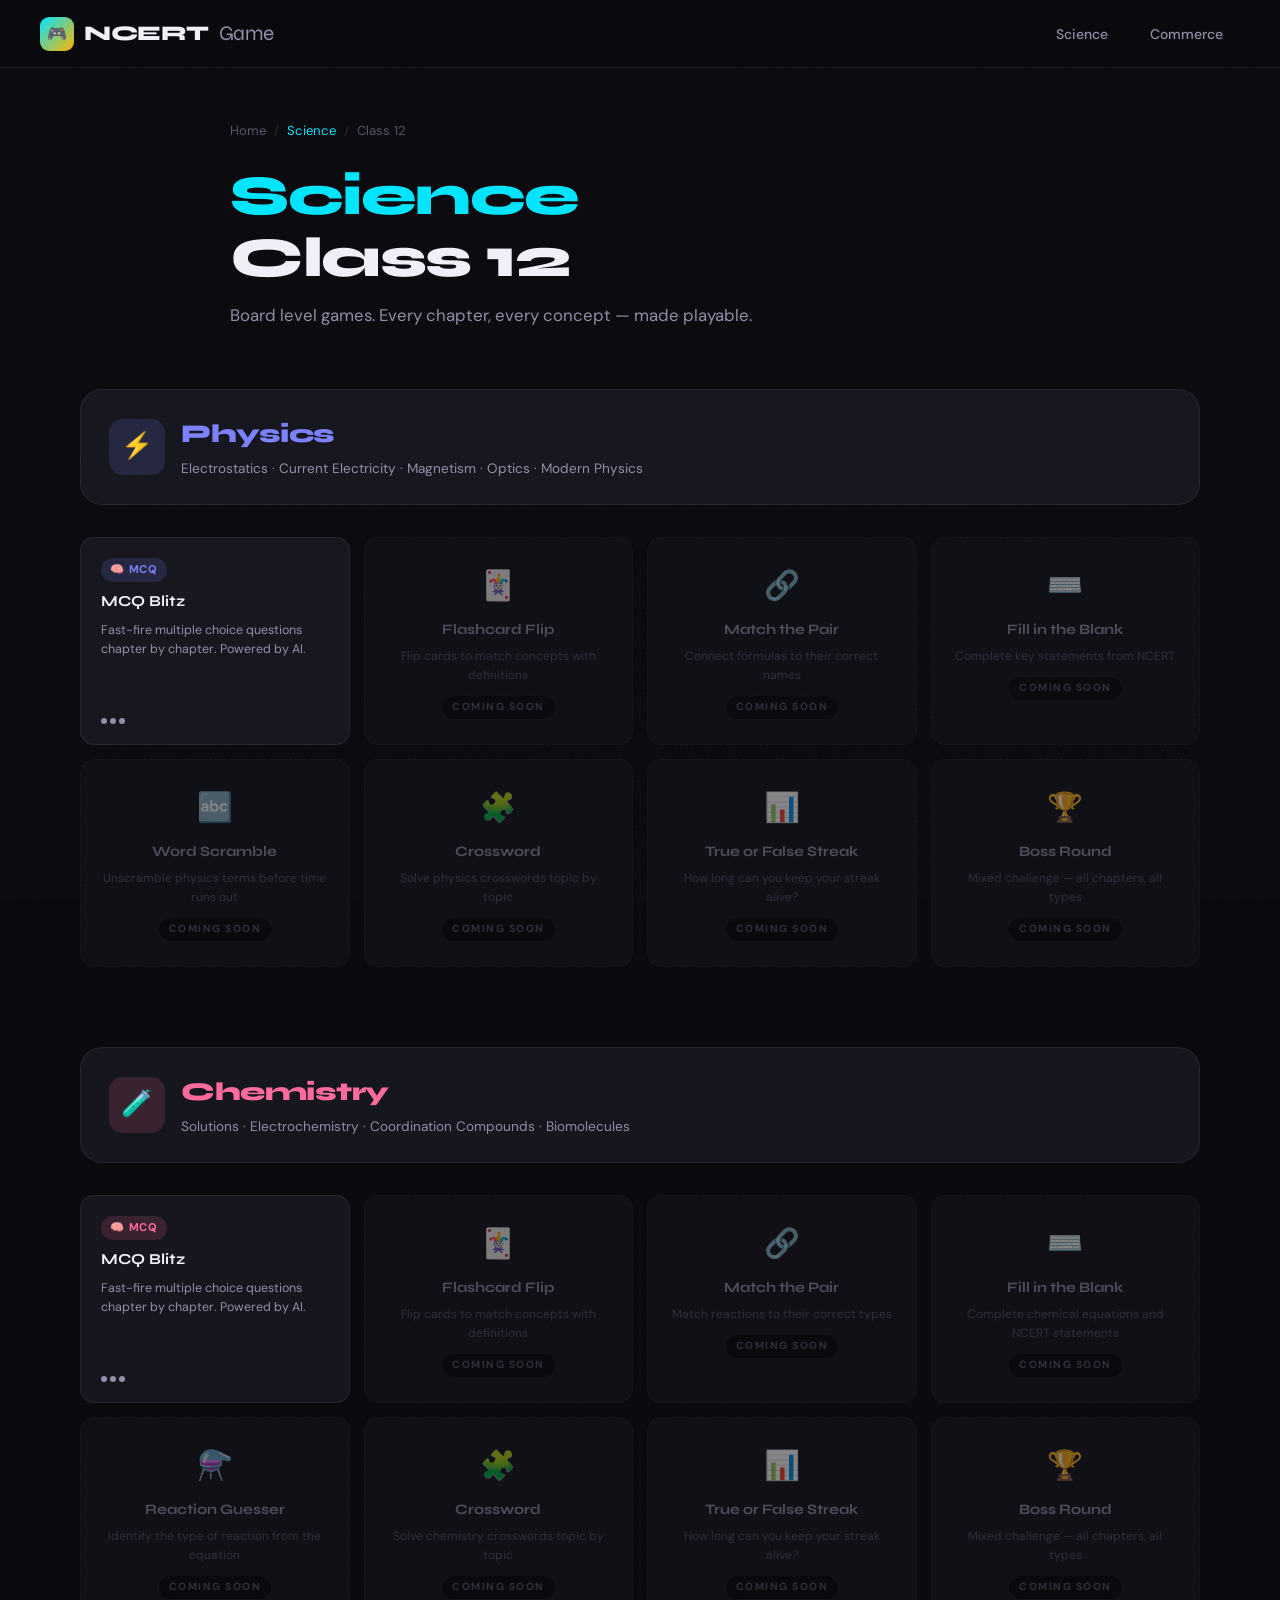
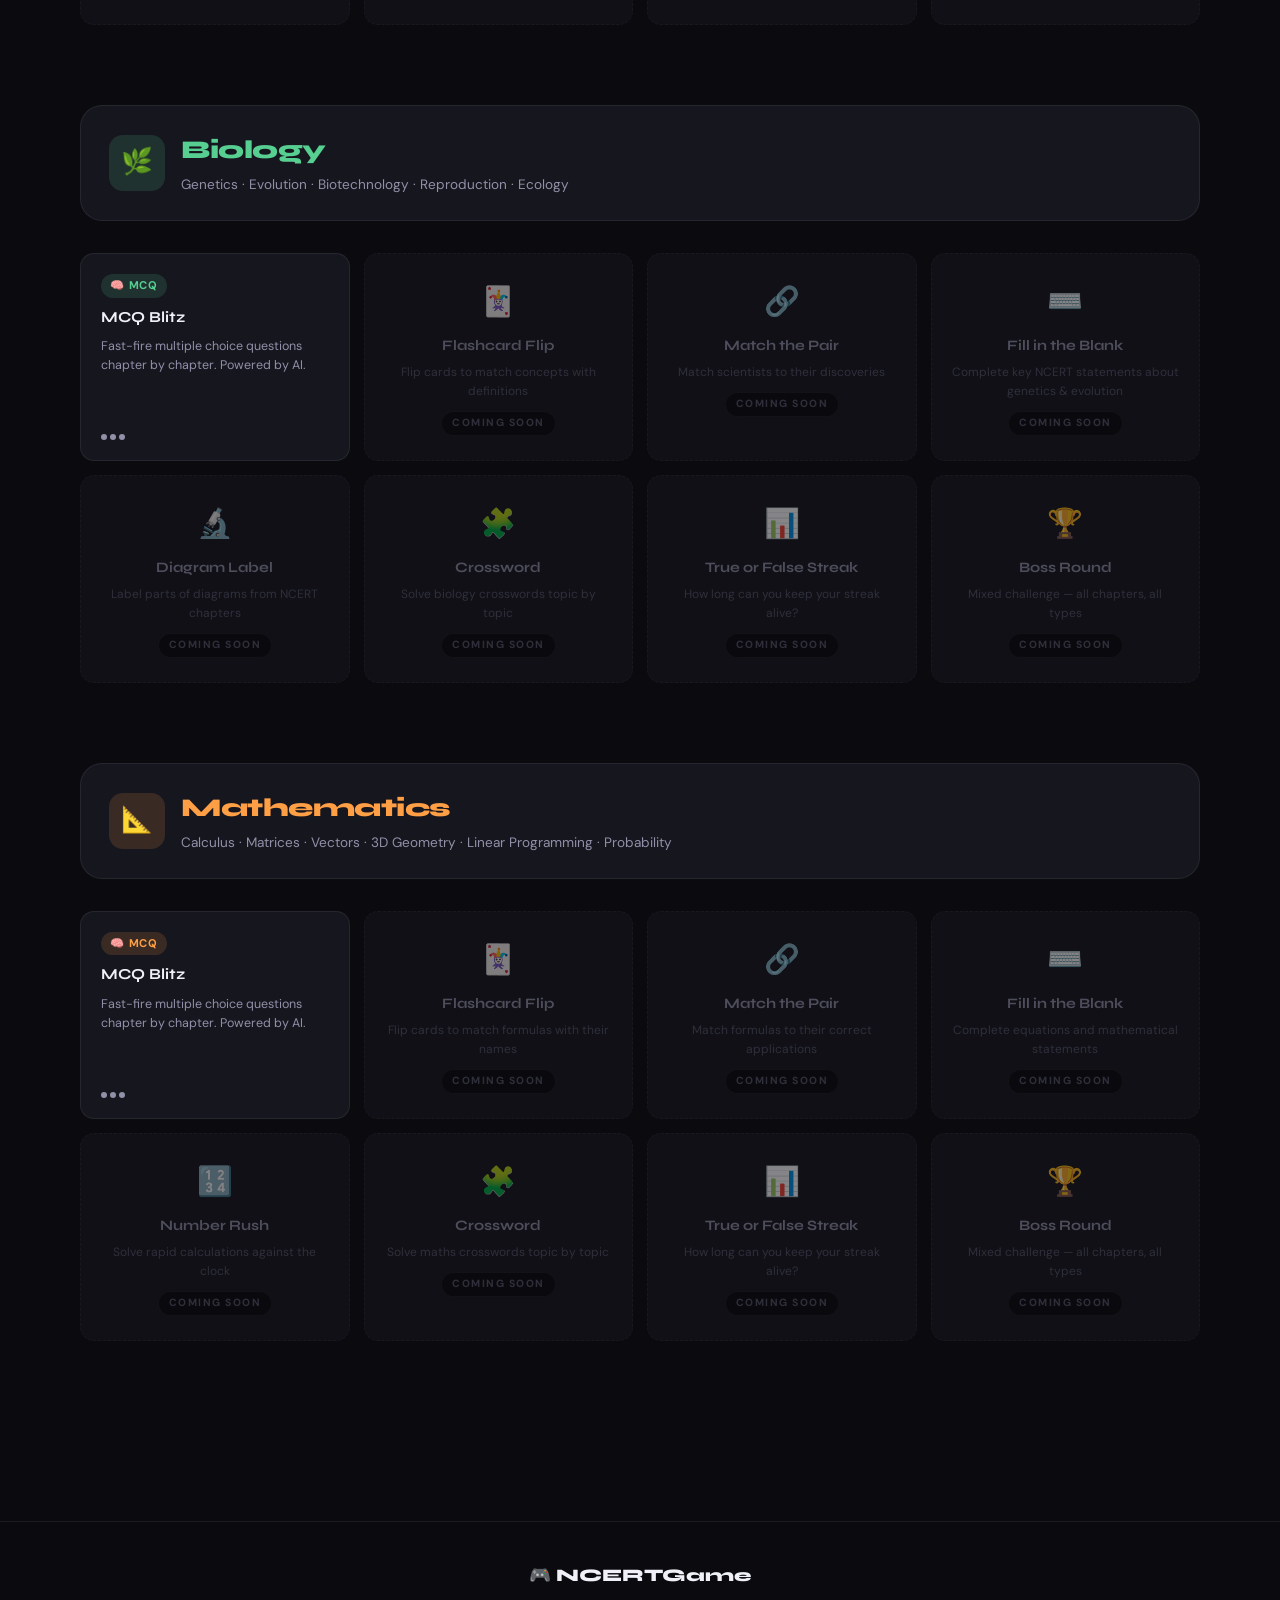
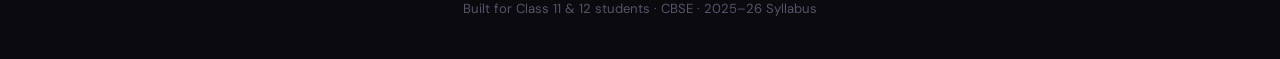
<file: pages/science-12.html>
<!DOCTYPE html>
<html lang="en">
<head>
  <meta charset="UTF-8" />
  <meta name="viewport" content="width=device-width, initial-scale=1.0" />
  <title>Science Class 12 — NCERT Game</title>
  <link rel="stylesheet" href="../css/style.css" />
  <style>
    .subject-section { margin-bottom: 80px; }
    .subject-heading { display:flex; align-items:center; gap:16px; margin-bottom:32px; padding:24px 28px; background:var(--bg-card); border:1px solid var(--border); border-radius:var(--radius-lg); }
    .subject-heading .icon { width:56px; height:56px; border-radius:var(--radius-md); display:grid; place-items:center; font-size:1.6rem; flex-shrink:0; }
    .subject-heading h2 { font-family:var(--font-display); font-size:1.6rem; font-weight:800; letter-spacing:-0.5px; }
    .subject-heading p { font-size:0.85rem; color:var(--text-secondary); margin-top:3px; }
    .coming-soon-grid { display:grid; grid-template-columns:repeat(auto-fill,minmax(220px,1fr)); gap:14px; }
    .game-placeholder { background:var(--bg-card); border:1px dashed var(--border); border-radius:var(--radius-md); padding:24px 20px; text-align:center; opacity:0.5; }
    .game-placeholder .placeholder-icon { font-size:1.8rem; margin-bottom:10px; }
    .game-placeholder h4 { font-family:var(--font-display); font-size:0.9rem; font-weight:700; margin-bottom:6px; color:var(--text-secondary); }
    .game-placeholder p { font-size:0.75rem; color:var(--text-muted); }
    .soon-tag { display:inline-block; margin-top:10px; font-size:0.65rem; font-weight:700; letter-spacing:1.5px; text-transform:uppercase; padding:3px 10px; border-radius:999px; background:var(--bg); border:1px solid var(--border); color:var(--text-muted); }
  </style>
</head>
<body>

  <nav class="navbar">
    <a href="../index.html" class="nav-logo">
      <div class="logo-icon">🎮</div>
      NCERT<span>Game</span>
    </a>
    <ul class="nav-links">
      <li><a href="../index.html#science" class="active">Science</a></li>
      <li><a href="../index.html#commerce">Commerce</a></li>
    </ul>
  </nav>

  <div class="page-hero">
    <div class="breadcrumb">
      <a href="../index.html">Home</a>
      <span class="sep">/</span>
      <span class="text-science">Science</span>
      <span class="sep">/</span>
      <span>Class 12</span>
    </div>
    <h1><span class="text-science">Science</span><br />Class 12</h1>
    <p>Board level games. Every chapter, every concept — made playable.</p>
  </div>

  <div class="games-section">

    <!-- PHYSICS -->
    <div class="subject-section" id="physics">
      <div class="subject-heading">
        <div class="icon" style="background:rgba(124,131,255,0.15);">⚡</div>
        <div>
          <h2 style="color:var(--physics)">Physics</h2>
          <p>Electrostatics · Current Electricity · Magnetism · Optics · Modern Physics</p>
        </div>
      </div>
      <div class="coming-soon-grid">
        <a href="physics-12-mcq.html" class="game-card" style="text-decoration:none;">
          <div class="game-type-badge" style="background:rgba(124,131,255,0.15);color:var(--physics);">🧠 MCQ</div>
          <h4>MCQ Blitz</h4>
          <p>Fast-fire multiple choice questions chapter by chapter. Powered by AI.</p>
          <div class="game-difficulty">
            <div class="difficulty-dot filled"></div>
            <div class="difficulty-dot filled"></div>
            <div class="difficulty-dot filled"></div>
          </div>
        </a>
        <div class="game-placeholder"><div class="placeholder-icon">🃏</div><h4>Flashcard Flip</h4><p>Flip cards to match concepts with definitions</p><span class="soon-tag">Coming Soon</span></div>
        <div class="game-placeholder"><div class="placeholder-icon">🔗</div><h4>Match the Pair</h4><p>Connect formulas to their correct names</p><span class="soon-tag">Coming Soon</span></div>
        <div class="game-placeholder"><div class="placeholder-icon">⌨️</div><h4>Fill in the Blank</h4><p>Complete key statements from NCERT</p><span class="soon-tag">Coming Soon</span></div>
        <div class="game-placeholder"><div class="placeholder-icon">🔤</div><h4>Word Scramble</h4><p>Unscramble physics terms before time runs out</p><span class="soon-tag">Coming Soon</span></div>
        <div class="game-placeholder"><div class="placeholder-icon">🧩</div><h4>Crossword</h4><p>Solve physics crosswords topic by topic</p><span class="soon-tag">Coming Soon</span></div>
        <div class="game-placeholder"><div class="placeholder-icon">📊</div><h4>True or False Streak</h4><p>How long can you keep your streak alive?</p><span class="soon-tag">Coming Soon</span></div>
        <div class="game-placeholder"><div class="placeholder-icon">🏆</div><h4>Boss Round</h4><p>Mixed challenge — all chapters, all types</p><span class="soon-tag">Coming Soon</span></div>
      </div>
    </div>

    <!-- CHEMISTRY -->
    <div class="subject-section" id="chemistry">
      <div class="subject-heading">
        <div class="icon" style="background:rgba(255,107,157,0.15);">🧪</div>
        <div>
          <h2 style="color:var(--chemistry)">Chemistry</h2>
          <p>Solutions · Electrochemistry · Coordination Compounds · Biomolecules</p>
        </div>
      </div>
      <div class="coming-soon-grid">
        <a href="chemistry-12-mcq.html" class="game-card" style="text-decoration:none;">
          <div class="game-type-badge" style="background:rgba(255,107,157,0.15);color:var(--chemistry);">🧠 MCQ</div>
          <h4>MCQ Blitz</h4>
          <p>Fast-fire multiple choice questions chapter by chapter. Powered by AI.</p>
          <div class="game-difficulty">
            <div class="difficulty-dot filled"></div>
            <div class="difficulty-dot filled"></div>
            <div class="difficulty-dot filled"></div>
          </div>
        </a>
        <div class="game-placeholder"><div class="placeholder-icon">🃏</div><h4>Flashcard Flip</h4><p>Flip cards to match concepts with definitions</p><span class="soon-tag">Coming Soon</span></div>
        <div class="game-placeholder"><div class="placeholder-icon">🔗</div><h4>Match the Pair</h4><p>Match reactions to their correct types</p><span class="soon-tag">Coming Soon</span></div>
        <div class="game-placeholder"><div class="placeholder-icon">⌨️</div><h4>Fill in the Blank</h4><p>Complete chemical equations and NCERT statements</p><span class="soon-tag">Coming Soon</span></div>
        <div class="game-placeholder"><div class="placeholder-icon">⚗️</div><h4>Reaction Guesser</h4><p>Identify the type of reaction from the equation</p><span class="soon-tag">Coming Soon</span></div>
        <div class="game-placeholder"><div class="placeholder-icon">🧩</div><h4>Crossword</h4><p>Solve chemistry crosswords topic by topic</p><span class="soon-tag">Coming Soon</span></div>
        <div class="game-placeholder"><div class="placeholder-icon">📊</div><h4>True or False Streak</h4><p>How long can you keep your streak alive?</p><span class="soon-tag">Coming Soon</span></div>
        <div class="game-placeholder"><div class="placeholder-icon">🏆</div><h4>Boss Round</h4><p>Mixed challenge — all chapters, all types</p><span class="soon-tag">Coming Soon</span></div>
      </div>
    </div>

    <!-- BIOLOGY -->
    <div class="subject-section" id="biology">
      <div class="subject-heading">
        <div class="icon" style="background:rgba(86,207,145,0.15);">🌿</div>
        <div>
          <h2 style="color:var(--biology)">Biology</h2>
          <p>Genetics · Evolution · Biotechnology · Reproduction · Ecology</p>
        </div>
      </div>
      <div class="coming-soon-grid">
        <a href="biology-12-mcq.html" class="game-card" style="text-decoration:none;">
          <div class="game-type-badge" style="background:rgba(86,207,145,0.15);color:var(--biology);">🧠 MCQ</div>
          <h4>MCQ Blitz</h4>
          <p>Fast-fire multiple choice questions chapter by chapter. Powered by AI.</p>
          <div class="game-difficulty">
            <div class="difficulty-dot filled"></div>
            <div class="difficulty-dot filled"></div>
            <div class="difficulty-dot filled"></div>
          </div>
        </a>
        <div class="game-placeholder"><div class="placeholder-icon">🃏</div><h4>Flashcard Flip</h4><p>Flip cards to match concepts with definitions</p><span class="soon-tag">Coming Soon</span></div>
        <div class="game-placeholder"><div class="placeholder-icon">🔗</div><h4>Match the Pair</h4><p>Match scientists to their discoveries</p><span class="soon-tag">Coming Soon</span></div>
        <div class="game-placeholder"><div class="placeholder-icon">⌨️</div><h4>Fill in the Blank</h4><p>Complete key NCERT statements about genetics & evolution</p><span class="soon-tag">Coming Soon</span></div>
        <div class="game-placeholder"><div class="placeholder-icon">🔬</div><h4>Diagram Label</h4><p>Label parts of diagrams from NCERT chapters</p><span class="soon-tag">Coming Soon</span></div>
        <div class="game-placeholder"><div class="placeholder-icon">🧩</div><h4>Crossword</h4><p>Solve biology crosswords topic by topic</p><span class="soon-tag">Coming Soon</span></div>
        <div class="game-placeholder"><div class="placeholder-icon">📊</div><h4>True or False Streak</h4><p>How long can you keep your streak alive?</p><span class="soon-tag">Coming Soon</span></div>
        <div class="game-placeholder"><div class="placeholder-icon">🏆</div><h4>Boss Round</h4><p>Mixed challenge — all chapters, all types</p><span class="soon-tag">Coming Soon</span></div>
      </div>
    </div>

    <!-- MATHEMATICS -->
    <div class="subject-section" id="maths">
      <div class="subject-heading">
        <div class="icon" style="background:rgba(255,159,69,0.15);">📐</div>
        <div>
          <h2 style="color:var(--maths)">Mathematics</h2>
          <p>Calculus · Matrices · Vectors · 3D Geometry · Linear Programming · Probability</p>
        </div>
      </div>
      <div class="coming-soon-grid">
        <a href="maths-12-mcq.html" class="game-card" style="text-decoration:none;">
          <div class="game-type-badge" style="background:rgba(255,159,69,0.15);color:var(--maths);">🧠 MCQ</div>
          <h4>MCQ Blitz</h4>
          <p>Fast-fire multiple choice questions chapter by chapter. Powered by AI.</p>
          <div class="game-difficulty">
            <div class="difficulty-dot filled"></div>
            <div class="difficulty-dot filled"></div>
            <div class="difficulty-dot filled"></div>
          </div>
        </a>
        <div class="game-placeholder"><div class="placeholder-icon">🃏</div><h4>Flashcard Flip</h4><p>Flip cards to match formulas with their names</p><span class="soon-tag">Coming Soon</span></div>
        <div class="game-placeholder"><div class="placeholder-icon">🔗</div><h4>Match the Pair</h4><p>Match formulas to their correct applications</p><span class="soon-tag">Coming Soon</span></div>
        <div class="game-placeholder"><div class="placeholder-icon">⌨️</div><h4>Fill in the Blank</h4><p>Complete equations and mathematical statements</p><span class="soon-tag">Coming Soon</span></div>
        <div class="game-placeholder"><div class="placeholder-icon">🔢</div><h4>Number Rush</h4><p>Solve rapid calculations against the clock</p><span class="soon-tag">Coming Soon</span></div>
        <div class="game-placeholder"><div class="placeholder-icon">🧩</div><h4>Crossword</h4><p>Solve maths crosswords topic by topic</p><span class="soon-tag">Coming Soon</span></div>
        <div class="game-placeholder"><div class="placeholder-icon">📊</div><h4>True or False Streak</h4><p>How long can you keep your streak alive?</p><span class="soon-tag">Coming Soon</span></div>
        <div class="game-placeholder"><div class="placeholder-icon">🏆</div><h4>Boss Round</h4><p>Mixed challenge — all chapters, all types</p><span class="soon-tag">Coming Soon</span></div>
      </div>
    </div>

  </div><!-- /games-section -->

  <footer>
    <div class="footer-logo">🎮 NCERTGame</div>
    <p>Built for Class 11 &amp; 12 students · CBSE · 2025–26 Syllabus</p>
  </footer>

  <script src="../js/main.js"></script>
</body>
</html>
</file>
<file: css/style.css>
/* ============================================================
   NCERT GAME — Design System
   style.css
   ============================================================ */

/* ── Google Fonts ─────────────────────────────────────────── */
@import url('https://fonts.googleapis.com/css2?family=Syne:wght@400;600;700;800&family=DM+Sans:ital,wght@0,300;0,400;0,500;1,400&display=swap');

/* ── CSS Variables ────────────────────────────────────────── */
:root {
  /* Colors */
  --bg:            #0a0a0f;
  --bg-2:          #111118;
  --bg-card:       #16161f;
  --bg-card-hover: #1c1c28;
  --border:        rgba(255,255,255,0.07);
  --border-hover:  rgba(255,255,255,0.18);

  --text-primary:  #f0f0f8;
  --text-secondary:#9090a8;
  --text-muted:    #55556a;

  /* Accent – Science = Electric Cyan */
  --science:       #00e5ff;
  --science-dim:   rgba(0, 229, 255, 0.12);
  --science-glow:  rgba(0, 229, 255, 0.35);

  /* Accent – Commerce = Amber Gold */
  --commerce:      #ffb300;
  --commerce-dim:  rgba(255, 179, 0, 0.12);
  --commerce-glow: rgba(255, 179, 0, 0.35);

  /* Subject colors */
  --physics:    #7c83ff;
  --chemistry:  #ff6b9d;
  --biology:    #56cf91;
  --maths:      #ff9f45;
  --accounts:   #4ecdc4;
  --bst:        #c77dff;
  --economics:  #ff6b6b;

  /* Typography */
  --font-display: 'Syne', sans-serif;
  --font-body:    'DM Sans', sans-serif;

  /* Spacing */
  --radius-sm:  8px;
  --radius-md:  14px;
  --radius-lg:  22px;
  --radius-xl:  32px;

  /* Transitions */
  --ease:       cubic-bezier(0.4, 0, 0.2, 1);
  --ease-spring:cubic-bezier(0.34, 1.56, 0.64, 1);
}

/* ── Reset ────────────────────────────────────────────────── */
*, *::before, *::after {
  box-sizing: border-box;
  margin: 0;
  padding: 0;
}

html {
  scroll-behavior: smooth;
  -webkit-font-smoothing: antialiased;
}

body {
  background: var(--bg);
  color: var(--text-primary);
  font-family: var(--font-body);
  font-size: 16px;
  line-height: 1.6;
  min-height: 100vh;
  overflow-x: hidden;
}

a {
  text-decoration: none;
  color: inherit;
}

ul { list-style: none; }

img { max-width: 100%; display: block; }

/* ── Background Noise Texture ─────────────────────────────── */
body::before {
  content: '';
  position: fixed;
  inset: 0;
  background-image: url("data:image/svg+xml,%3Csvg viewBox='0 0 512 512' xmlns='http://www.w3.org/2000/svg'%3E%3Cfilter id='noise'%3E%3CfeTurbulence type='fractalNoise' baseFrequency='0.75' numOctaves='4' stitchTiles='stitch'/%3E%3C/filter%3E%3Crect width='100%25' height='100%25' filter='url(%23noise)' opacity='0.04'/%3E%3C/svg%3E");
  pointer-events: none;
  z-index: 0;
  opacity: 0.5;
}

/* ── Scrollbar ────────────────────────────────────────────── */
::-webkit-scrollbar { width: 6px; }
::-webkit-scrollbar-track { background: var(--bg); }
::-webkit-scrollbar-thumb { background: var(--border-hover); border-radius: 99px; }

/* ============================================================
   NAVBAR
   ============================================================ */
.navbar {
  position: fixed;
  top: 0; left: 0; right: 0;
  z-index: 100;
  display: flex;
  align-items: center;
  justify-content: space-between;
  padding: 0 40px;
  height: 68px;
  background: rgba(10, 10, 15, 0.85);
  backdrop-filter: blur(20px);
  -webkit-backdrop-filter: blur(20px);
  border-bottom: 1px solid var(--border);
}

.nav-logo {
  font-family: var(--font-display);
  font-weight: 800;
  font-size: 1.3rem;
  letter-spacing: -0.5px;
  display: flex;
  align-items: center;
  gap: 10px;
}

.nav-logo .logo-icon {
  width: 34px; height: 34px;
  background: linear-gradient(135deg, var(--science), var(--commerce));
  border-radius: 9px;
  display: grid;
  place-items: center;
  font-size: 1rem;
}

.nav-logo span { color: var(--text-secondary); font-weight: 400; }

.nav-links {
  display: flex;
  align-items: center;
  gap: 8px;
}

.nav-links a {
  padding: 7px 16px;
  border-radius: 999px;
  font-size: 0.875rem;
  font-weight: 500;
  color: var(--text-secondary);
  transition: all 0.2s var(--ease);
  border: 1px solid transparent;
}

.nav-links a:hover {
  color: var(--text-primary);
  background: var(--bg-card);
  border-color: var(--border);
}

.nav-links a.active {
  color: var(--text-primary);
  background: var(--bg-card);
  border-color: var(--border-hover);
}

/* ============================================================
   HERO SECTION
   ============================================================ */
.hero {
  position: relative;
  min-height: 100vh;
  display: flex;
  flex-direction: column;
  align-items: center;
  justify-content: center;
  text-align: center;
  padding: 100px 24px 60px;
  overflow: hidden;
}

/* Radial glow blobs */
.hero::after {
  content: '';
  position: absolute;
  top: 20%;
  left: 50%;
  transform: translateX(-50%);
  width: 700px;
  height: 400px;
  background: radial-gradient(ellipse at center,
    rgba(0,229,255,0.08) 0%,
    rgba(255,179,0,0.06) 50%,
    transparent 70%);
  pointer-events: none;
  z-index: 0;
}

.hero-content {
  position: relative;
  z-index: 1;
  max-width: 780px;
}

.hero-badge {
  display: inline-flex;
  align-items: center;
  gap: 8px;
  padding: 6px 16px;
  background: var(--bg-card);
  border: 1px solid var(--border);
  border-radius: 999px;
  font-size: 0.8rem;
  color: var(--text-secondary);
  margin-bottom: 32px;
  letter-spacing: 0.5px;
  text-transform: uppercase;
}

.hero-badge .dot {
  width: 6px; height: 6px;
  background: var(--science);
  border-radius: 50%;
  animation: pulse 2s infinite;
}

@keyframes pulse {
  0%, 100% { opacity: 1; transform: scale(1); }
  50%       { opacity: 0.5; transform: scale(0.7); }
}

.hero h1 {
  font-family: var(--font-display);
  font-size: clamp(2.8rem, 7vw, 5.5rem);
  font-weight: 800;
  line-height: 1.05;
  letter-spacing: -2px;
  margin-bottom: 24px;
}

.hero h1 .highlight-science {
  background: linear-gradient(90deg, var(--science), #7c83ff);
  -webkit-background-clip: text;
  -webkit-text-fill-color: transparent;
  background-clip: text;
}

.hero h1 .highlight-commerce {
  background: linear-gradient(90deg, var(--commerce), #ff6b6b);
  -webkit-background-clip: text;
  -webkit-text-fill-color: transparent;
  background-clip: text;
}

.hero p {
  font-size: 1.15rem;
  color: var(--text-secondary);
  max-width: 520px;
  margin: 0 auto 44px;
  line-height: 1.7;
}

.hero-cta {
  display: flex;
  gap: 14px;
  justify-content: center;
  flex-wrap: wrap;
}

.btn {
  display: inline-flex;
  align-items: center;
  gap: 8px;
  padding: 14px 28px;
  border-radius: 999px;
  font-family: var(--font-body);
  font-size: 0.95rem;
  font-weight: 500;
  cursor: pointer;
  transition: all 0.25s var(--ease-spring);
  border: none;
  text-decoration: none;
}

.btn-science {
  background: var(--science);
  color: #000;
  box-shadow: 0 0 28px var(--science-glow);
}
.btn-science:hover {
  transform: translateY(-2px) scale(1.03);
  box-shadow: 0 0 44px var(--science-glow);
}

.btn-commerce {
  background: var(--commerce);
  color: #000;
  box-shadow: 0 0 28px var(--commerce-glow);
}
.btn-commerce:hover {
  transform: translateY(-2px) scale(1.03);
  box-shadow: 0 0 44px var(--commerce-glow);
}

.btn-ghost {
  background: transparent;
  color: var(--text-secondary);
  border: 1px solid var(--border);
}
.btn-ghost:hover {
  background: var(--bg-card);
  color: var(--text-primary);
  border-color: var(--border-hover);
  transform: translateY(-2px);
}

/* Stats row */
.hero-stats {
  display: flex;
  gap: 40px;
  justify-content: center;
  margin-top: 60px;
  position: relative;
  z-index: 1;
  flex-wrap: wrap;
}

.stat {
  text-align: center;
}

.stat-number {
  font-family: var(--font-display);
  font-size: 2rem;
  font-weight: 800;
  background: linear-gradient(135deg, var(--text-primary), var(--text-secondary));
  -webkit-background-clip: text;
  -webkit-text-fill-color: transparent;
  background-clip: text;
}

.stat-label {
  font-size: 0.8rem;
  color: var(--text-muted);
  text-transform: uppercase;
  letter-spacing: 0.8px;
  margin-top: 2px;
}

/* ============================================================
   SECTION HEADERS
   ============================================================ */
.section-header {
  text-align: center;
  margin-bottom: 56px;
}

.section-tag {
  display: inline-block;
  font-size: 0.75rem;
  font-weight: 600;
  letter-spacing: 2px;
  text-transform: uppercase;
  margin-bottom: 12px;
  padding: 4px 14px;
  border-radius: 999px;
}

.section-tag.science {
  color: var(--science);
  background: var(--science-dim);
  border: 1px solid rgba(0,229,255,0.2);
}

.section-tag.commerce {
  color: var(--commerce);
  background: var(--commerce-dim);
  border: 1px solid rgba(255,179,0,0.2);
}

.section-header h2 {
  font-family: var(--font-display);
  font-size: clamp(1.8rem, 4vw, 3rem);
  font-weight: 800;
  letter-spacing: -1px;
  margin-bottom: 12px;
}

.section-header p {
  color: var(--text-secondary);
  font-size: 1rem;
  max-width: 500px;
  margin: 0 auto;
}

/* ============================================================
   STREAM SECTIONS (Science / Commerce)
   ============================================================ */
.stream-section {
  padding: 100px 40px;
  position: relative;
  max-width: 1200px;
  margin: 0 auto;
}

/* Faint side rule */
.stream-section.science-stream::before {
  content: '';
  position: absolute;
  left: 0; top: 80px; bottom: 80px;
  width: 2px;
  background: linear-gradient(to bottom, transparent, var(--science), transparent);
  opacity: 0.3;
}

.stream-section.commerce-stream::before {
  content: '';
  position: absolute;
  left: 0; top: 80px; bottom: 80px;
  width: 2px;
  background: linear-gradient(to bottom, transparent, var(--commerce), transparent);
  opacity: 0.3;
}

/* Divider between streams */
.stream-divider {
  height: 1px;
  background: linear-gradient(to right, transparent, var(--border), transparent);
  max-width: 900px;
  margin: 0 auto;
}

/* ── Class Tabs (11 / 12) ─────────────────────────────────── */
.class-tabs {
  display: flex;
  gap: 8px;
  margin-bottom: 44px;
  justify-content: center;
}

.tab-btn {
  padding: 10px 28px;
  border-radius: 999px;
  font-family: var(--font-body);
  font-size: 0.9rem;
  font-weight: 600;
  cursor: pointer;
  border: 1px solid var(--border);
  background: var(--bg-card);
  color: var(--text-secondary);
  transition: all 0.2s var(--ease);
  letter-spacing: 0.3px;
}

.tab-btn:hover {
  color: var(--text-primary);
  border-color: var(--border-hover);
}

.tab-btn.active-science {
  background: var(--science-dim);
  color: var(--science);
  border-color: rgba(0,229,255,0.4);
  box-shadow: 0 0 16px var(--science-glow);
}

.tab-btn.active-commerce {
  background: var(--commerce-dim);
  color: var(--commerce);
  border-color: rgba(255,179,0,0.4);
  box-shadow: 0 0 16px var(--commerce-glow);
}

/* Class panels */
.class-panel {
  display: none;
  animation: fadeUp 0.35s var(--ease) both;
}

.class-panel.active { display: block; }

@keyframes fadeUp {
  from { opacity: 0; transform: translateY(16px); }
  to   { opacity: 1; transform: translateY(0); }
}

/* ============================================================
   SUBJECT CARDS GRID
   ============================================================ */
.subjects-grid {
  display: grid;
  grid-template-columns: repeat(auto-fill, minmax(260px, 1fr));
  gap: 20px;
}

.subject-card {
  background: var(--bg-card);
  border: 1px solid var(--border);
  border-radius: var(--radius-lg);
  padding: 28px;
  cursor: pointer;
  transition: all 0.3s var(--ease);
  position: relative;
  overflow: hidden;
  text-decoration: none;
  display: block;
}

.subject-card::before {
  content: '';
  position: absolute;
  inset: 0;
  opacity: 0;
  transition: opacity 0.3s var(--ease);
  border-radius: inherit;
}

.subject-card:hover {
  background: var(--bg-card-hover);
  border-color: var(--border-hover);
  transform: translateY(-4px);
  box-shadow: 0 16px 48px rgba(0,0,0,0.4);
}

.subject-card:hover::before { opacity: 1; }

/* Per-subject glow on hover */
.subject-card[data-subject="physics"]:hover    { box-shadow: 0 16px 48px rgba(124,131,255,0.15); border-color: rgba(124,131,255,0.3); }
.subject-card[data-subject="chemistry"]:hover  { box-shadow: 0 16px 48px rgba(255,107,157,0.15); border-color: rgba(255,107,157,0.3); }
.subject-card[data-subject="biology"]:hover    { box-shadow: 0 16px 48px rgba(86,207,145,0.15);  border-color: rgba(86,207,145,0.3); }
.subject-card[data-subject="maths"]:hover      { box-shadow: 0 16px 48px rgba(255,159,69,0.15);  border-color: rgba(255,159,69,0.3); }
.subject-card[data-subject="accounts"]:hover   { box-shadow: 0 16px 48px rgba(78,205,196,0.15);  border-color: rgba(78,205,196,0.3); }
.subject-card[data-subject="bst"]:hover        { box-shadow: 0 16px 48px rgba(199,125,255,0.15); border-color: rgba(199,125,255,0.3); }
.subject-card[data-subject="economics"]:hover  { box-shadow: 0 16px 48px rgba(255,107,107,0.15); border-color: rgba(255,107,107,0.3); }

.subject-icon {
  width: 52px; height: 52px;
  border-radius: var(--radius-md);
  display: grid;
  place-items: center;
  font-size: 1.5rem;
  margin-bottom: 18px;
}

.subject-icon.physics    { background: rgba(124,131,255,0.15); }
.subject-icon.chemistry  { background: rgba(255,107,157,0.15); }
.subject-icon.biology    { background: rgba(86,207,145,0.15); }
.subject-icon.maths      { background: rgba(255,159,69,0.15); }
.subject-icon.accounts   { background: rgba(78,205,196,0.15); }
.subject-icon.bst        { background: rgba(199,125,255,0.15); }
.subject-icon.economics  { background: rgba(255,107,107,0.15); }

.subject-card h3 {
  font-family: var(--font-display);
  font-size: 1.15rem;
  font-weight: 700;
  margin-bottom: 6px;
  letter-spacing: -0.3px;
}

.subject-card p {
  font-size: 0.83rem;
  color: var(--text-secondary);
  line-height: 1.5;
  margin-bottom: 20px;
}

.subject-meta {
  display: flex;
  align-items: center;
  justify-content: space-between;
}

.game-count {
  font-size: 0.75rem;
  padding: 4px 10px;
  border-radius: 999px;
  font-weight: 600;
  letter-spacing: 0.3px;
}

.game-count.physics    { background: rgba(124,131,255,0.15); color: var(--physics); }
.game-count.chemistry  { background: rgba(255,107,157,0.15); color: var(--chemistry); }
.game-count.biology    { background: rgba(86,207,145,0.15);  color: var(--biology); }
.game-count.maths      { background: rgba(255,159,69,0.15);  color: var(--maths); }
.game-count.accounts   { background: rgba(78,205,196,0.15);  color: var(--accounts); }
.game-count.bst        { background: rgba(199,125,255,0.15); color: var(--bst); }
.game-count.economics  { background: rgba(255,107,107,0.15); color: var(--economics); }

.card-arrow {
  width: 30px; height: 30px;
  border-radius: 50%;
  border: 1px solid var(--border);
  display: grid;
  place-items: center;
  font-size: 0.8rem;
  color: var(--text-muted);
  transition: all 0.2s var(--ease-spring);
}

.subject-card:hover .card-arrow {
  border-color: var(--border-hover);
  color: var(--text-primary);
  transform: translateX(3px);
}

/* Coming soon overlay */
.subject-card.coming-soon {
  opacity: 0.5;
  cursor: not-allowed;
  pointer-events: none;
}

.coming-badge {
  position: absolute;
  top: 16px; right: 16px;
  font-size: 0.65rem;
  font-weight: 700;
  letter-spacing: 1px;
  text-transform: uppercase;
  padding: 3px 9px;
  border-radius: 999px;
  background: var(--bg);
  border: 1px solid var(--border);
  color: var(--text-muted);
}

/* ============================================================
   PAGE HERO (inner pages)
   ============================================================ */
.page-hero {
  padding: 120px 40px 60px;
  max-width: 900px;
  margin: 0 auto;
}

.page-hero .breadcrumb {
  display: flex;
  align-items: center;
  gap: 8px;
  font-size: 0.82rem;
  color: var(--text-muted);
  margin-bottom: 24px;
}

.page-hero .breadcrumb a:hover { color: var(--text-secondary); }
.page-hero .breadcrumb .sep { opacity: 0.4; }

.page-hero h1 {
  font-family: var(--font-display);
  font-size: clamp(2rem, 5vw, 3.5rem);
  font-weight: 800;
  letter-spacing: -1.5px;
  margin-bottom: 14px;
  line-height: 1.1;
}

.page-hero p {
  color: var(--text-secondary);
  font-size: 1.05rem;
  max-width: 560px;
}

/* ============================================================
   GAMES GRID (inner pages)
   ============================================================ */
.games-section {
  padding: 0 40px 100px;
  max-width: 1200px;
  margin: 0 auto;
}

.chapter-group {
  margin-bottom: 56px;
}

.chapter-label {
  font-size: 0.75rem;
  font-weight: 700;
  letter-spacing: 2px;
  text-transform: uppercase;
  color: var(--text-muted);
  margin-bottom: 20px;
  padding-bottom: 10px;
  border-bottom: 1px solid var(--border);
}

.games-grid {
  display: grid;
  grid-template-columns: repeat(auto-fill, minmax(220px, 1fr));
  gap: 14px;
}

.game-card {
  background: var(--bg-card);
  border: 1px solid var(--border);
  border-radius: var(--radius-md);
  padding: 20px;
  cursor: pointer;
  transition: all 0.25s var(--ease);
  display: flex;
  flex-direction: column;
  gap: 10px;
  text-decoration: none;
}

.game-card:hover {
  background: var(--bg-card-hover);
  border-color: var(--border-hover);
  transform: translateY(-3px);
  box-shadow: 0 10px 30px rgba(0,0,0,0.35);
}

.game-type-badge {
  display: inline-flex;
  align-items: center;
  gap: 5px;
  font-size: 0.7rem;
  font-weight: 700;
  letter-spacing: 0.8px;
  text-transform: uppercase;
  padding: 3px 9px;
  border-radius: 999px;
  width: fit-content;
}

.game-card h4 {
  font-family: var(--font-display);
  font-size: 0.95rem;
  font-weight: 700;
  line-height: 1.3;
}

.game-card p {
  font-size: 0.78rem;
  color: var(--text-secondary);
  line-height: 1.5;
  flex: 1;
}

.game-difficulty {
  display: flex;
  gap: 3px;
}

.difficulty-dot {
  width: 6px; height: 6px;
  border-radius: 50%;
  background: var(--border);
}

.difficulty-dot.filled { background: var(--text-secondary); }

/* ============================================================
   FOOTER
   ============================================================ */
footer {
  border-top: 1px solid var(--border);
  padding: 40px;
  text-align: center;
}

.footer-logo {
  font-family: var(--font-display);
  font-weight: 800;
  font-size: 1.1rem;
  margin-bottom: 8px;
}

footer p {
  font-size: 0.82rem;
  color: var(--text-muted);
}

footer a {
  color: var(--text-secondary);
  transition: color 0.2s;
}
footer a:hover { color: var(--text-primary); }

/* ============================================================
   UTILITY CLASSES
   ============================================================ */
.container {
  max-width: 1200px;
  margin: 0 auto;
  padding: 0 40px;
}

.text-science  { color: var(--science); }
.text-commerce { color: var(--commerce); }

.sr-only {
  position: absolute;
  width: 1px; height: 1px;
  clip: rect(0 0 0 0);
  overflow: hidden;
}

/* ============================================================
   RESPONSIVE
   ============================================================ */
@media (max-width: 768px) {
  .navbar {
    padding: 0 20px;
  }

  .nav-links {
    display: none;
  }

  .hero {
    padding: 90px 20px 50px;
  }

  .hero-stats {
    gap: 24px;
  }

  .stream-section {
    padding: 70px 20px;
  }

  .subjects-grid {
    grid-template-columns: 1fr 1fr;
  }

  .page-hero {
    padding: 100px 20px 40px;
  }

  .games-section {
    padding: 0 20px 70px;
  }

  .games-grid {
    grid-template-columns: 1fr 1fr;
  }
}

@media (max-width: 480px) {
  .subjects-grid {
    grid-template-columns: 1fr;
  }

  .games-grid {
    grid-template-columns: 1fr;
  }

  .hero h1 {
    letter-spacing: -1px;
  }

  footer {
    padding: 30px 20px;
  }
}
</file>
